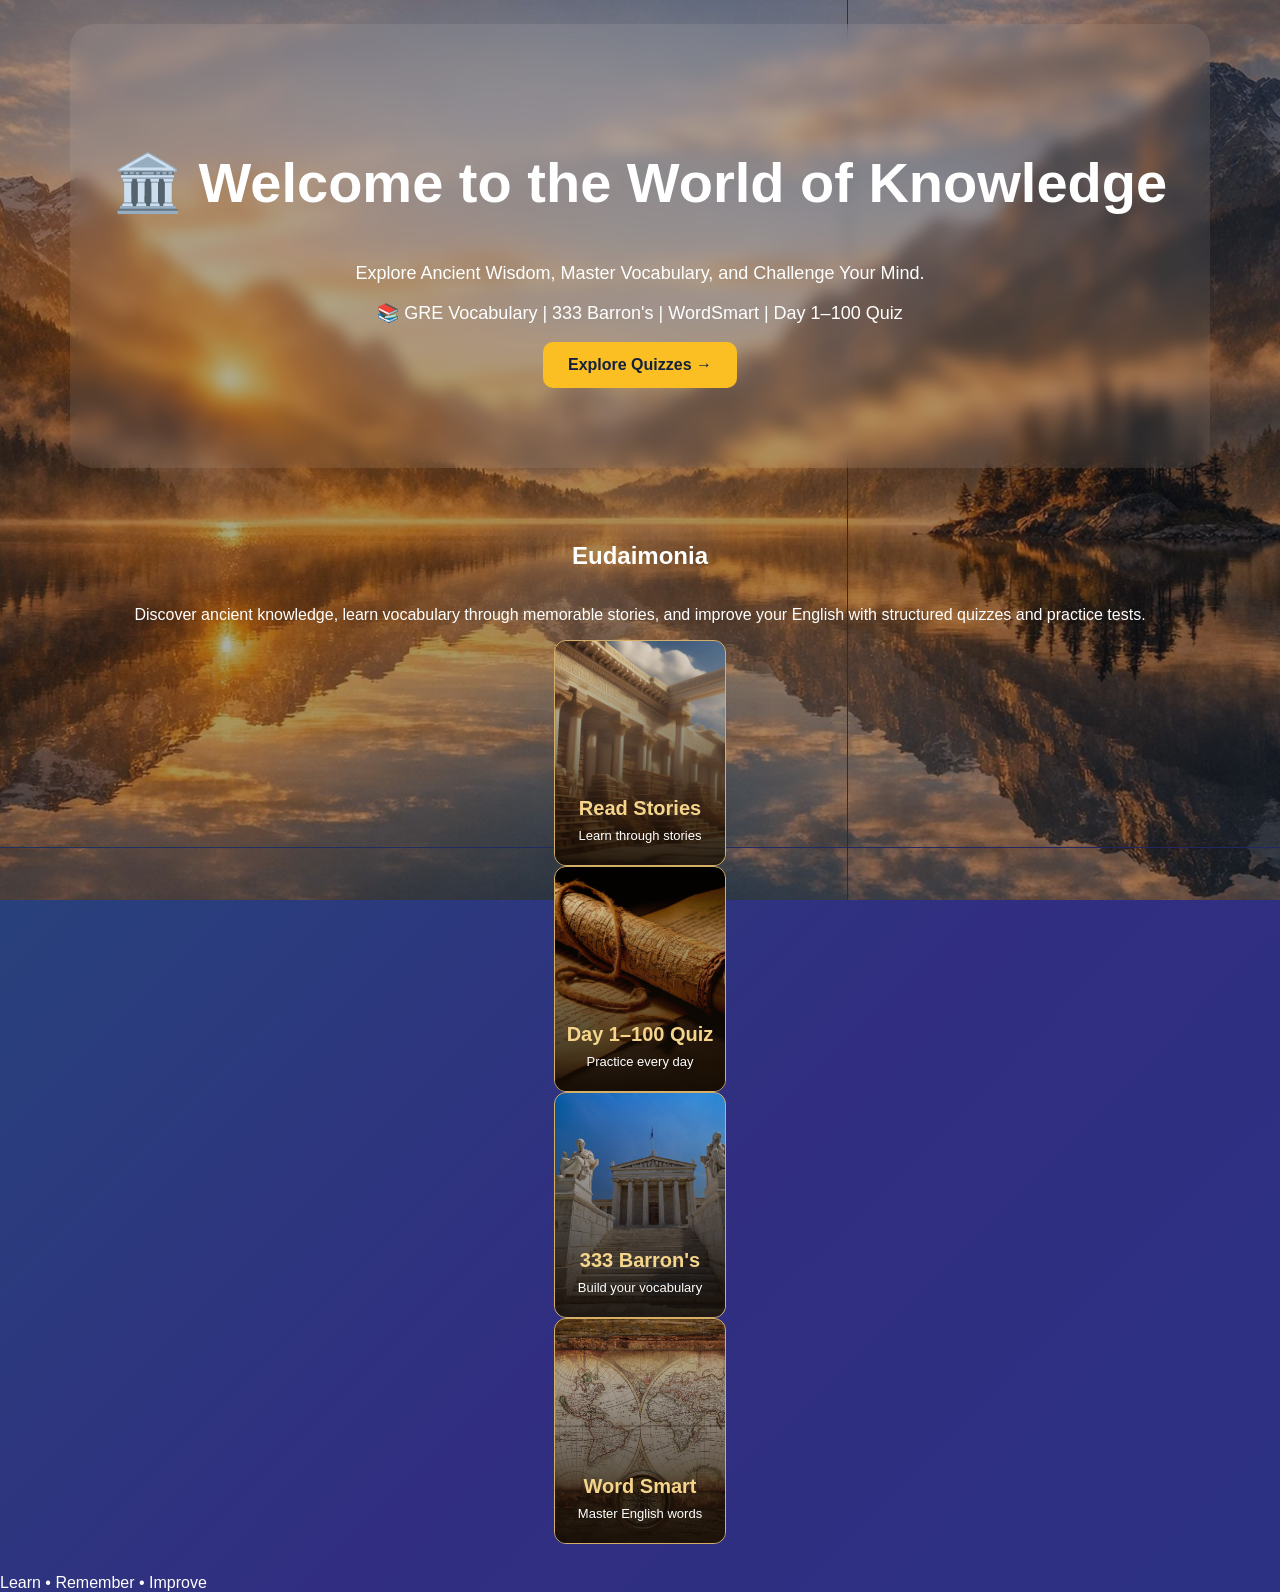
<file: index.html>
<!DOCTYPE html>
<html lang="en">
<head>
  <meta charset="UTF-8">
  <meta name="viewport" content="width=device-width, initial-scale=1.0">

  <title>Eudaimonia | Stories, Vocabulary & Quizzes</title>

  <meta name="description" content="Learn vocabulary through stories, 100 days of quizzes, 333 Barron's and Word Smart practice.">
  <link rel="stylesheet" href="css/style.css">

<style>
  body {
    margin: 0;
    background-color: #14213d;
  }

  body::before {
    transition: background-position 0.1s linear;
    content: "";
    position: fixed;
    top: 0;
    left: 0;
    width: 100%;
    height: 100%;
    background-image: url("images/eudaimonia-bg.jpg");
    background-size: cover;
   background-position: var(--parallax-position, center);
    background-repeat: no-repeat;
    z-index: -1;
  }

  body::after {
    content: "";
    position: fixed;
    inset: 0;
    background: rgba(10, 20, 40, 0.35);
    z-index: -1;
    pointer-events: none;
  }
  html {
  scroll-behavior: smooth;
}

body::before {
  background-attachment: scroll;
  will-change: background-position;
}

  
/* Animated Background */
body {
  margin: 0;
  background: linear-gradient(-45deg, #0f172a, #1e3a8a, #312e81, #0f766e);
  background-size: 400% 400%;
  animation: gradientMove 12s ease infinite;
  color: white;
}

@keyframes gradientMove {
  0% { background-position: 0% 50%; }
  50% { background-position: 100% 50%; }
  100% { background-position: 0% 50%; }
}

/* Hero Section */
.hero-effect {
  position: relative;
  overflow: hidden;
  padding: 80px 20px;
  text-align: center;
  background: rgba(255, 255, 255, 0.08);
  border-radius: 24px;
  margin: 24px auto;
  max-width: 1100px;
  backdrop-filter: blur(8px);
}

.hero-effect h1 {
  font-size: clamp(30px, 5vw, 56px);
  animation: fadeUp 1s ease both;
}

.hero-effect p {
  font-size: 18px;
  animation: fadeUp 1.4s ease both;
}

@keyframes fadeUp {
  from {
    opacity: 0;
    transform: translateY(30px);
  }
  to {
    opacity: 1;
    transform: translateY(0);
  }
}

/* Animated Cards */
.quiz-card, .card {
  transition: transform 0.3s ease, box-shadow 0.3s ease;
}

.quiz-card:hover, .card:hover {
  transform: translateY(-8px);
  box-shadow: 0 15px 35px rgba(0, 0, 0, 0.25);
}

/* Glowing Button */
button, .btn {
  transition: transform 0.25s ease, box-shadow 0.25s ease;
}

button:hover, .btn:hover {
  transform: translateY(-3px);
  box-shadow: 0 0 20px rgba(96, 165, 250, 0.55);
}

/* Respect reduced-motion settings */
@media (prefers-reduced-motion: reduce) {
  *, *::before, *::after {
    animation-duration: 0.01ms !important;
    transition-duration: 0.01ms !important;
  }
}
.eudaimonia-btn {
  position: relative;
  min-height: 180px;
  display: flex;
  flex-direction: column;
  justify-content: flex-end;
  align-items: center;
  gap: 8px;
  padding: 22px 12px;
  overflow: hidden;
  text-align: center;
  text-decoration: none;
  color: #fff;
  border: 1px solid #d4af67;
  border-radius: 12px;
  background-size: cover;
  background-position: center;
  background-repeat: no-repeat;
  transition: transform 0.3s ease, box-shadow 0.3s ease;
}

.eudaimonia-btn::before {
  content: "";
  position: absolute;
  inset: 0;
  background: linear-gradient(
    to top,
    rgba(20, 12, 5, 0.92),
    rgba(20, 12, 5, 0.08)
  );
}

.eudaimonia-btn span,
.eudaimonia-btn small {
  position: relative;
  z-index: 1;
}

.eudaimonia-btn span {
  font-size: 20px;
  font-weight: bold;
  color: #f5d58b;
}

.eudaimonia-btn small {
  font-size: 13px;
  color: #fff;
}

.eudaimonia-btn:hover {
  transform: translateY(-5px);
  box-shadow: 0 10px 25px rgba(0, 0, 0, 0.4);
}

/* images */
.stories-bg {
  background-image: url("images/ancient-library.jpg");
}

.days-bg {
  background-image: url("images/ancient-scrolls.jpg");
}

.barrons-bg {
  background-image: url("images/greek-philosophy.jpg");
}

.wordsmart-bg {
  background-image: url("images/ancient-map.jpg");
}

</style>



</head>

<body>

<section class="hero-effect">
  <h1>🏛️ Welcome to the World of Knowledge</h1>
  <p>Explore Ancient Wisdom, Master Vocabulary, and Challenge Your Mind.</p>
  <p>📚 GRE Vocabulary | 333 Barron's | WordSmart | Day 1–100 Quiz</p>
  <a href="#quiz-sections" class="btn"
     style="display:inline-block;padding:14px 25px;
     background:#fbbf24;color:#14213d;
     text-decoration:none;border-radius:10px;font-weight:bold;">
    Explore Quizzes →
  </a>
</section>
<section id="quiz-sections">
  <main class="home-container">

    <h1>Eudaimonia</h1>

    <p class="home-description">
      Discover ancient knowledge, learn vocabulary through
      memorable stories, and improve your English with
      structured quizzes and practice tests.
    </p>

<div class="eudaimonia-buttons">

  <a href="https://mainulsagor.github.io/Quiz/stories.html"
     class="eudaimonia-btn stories-bg">
    <span>Read Stories</span>
    <small>Learn through stories</small>
  </a>

  <a href="https://mainulsagor.github.io/Quiz/days.html"
     class="eudaimonia-btn days-bg">
    <span>Day 1–100 Quiz</span>
    <small>Practice every day</small>
  </a>

  <a href="https://mainulsagor.github.io/Quiz/barrons.html"
     class="eudaimonia-btn barrons-bg">
    <span>333 Barron's</span>
    <small>Build your vocabulary</small>
  </a>

  <a href="https://mainulsagor.github.io/Quiz/wordsmart.html"
     class="eudaimonia-btn wordsmart-bg">
    <span>Word Smart</span>
    <small>Master English words</small>
  </a>

</div>

</section>
    <footer class="home-footer">
      Learn • Remember • Improve
    </footer>

  </main>

  <script src="js/script.js" defer></script>


<script>
  const parallaxBg = document.body;

  window.addEventListener("scroll", function () {
    const offset = window.scrollY * 0.3;

    parallaxBg.style.setProperty(
      "--parallax-position",
      `center calc(50% + ${offset}px)`
    );

    document.body.style.setProperty(
      "--parallax-position",
      `center calc(50% + ${offset}px)`
    );

    document.querySelector("body").style.backgroundPosition =
      `center ${offset}px`;
  }, { passive: true });
</script>
<script>
  window.addEventListener("scroll", function () {
    const offset = window.scrollY * 0.3;

    document.body.style.setProperty(
      "--parallax-position",
      `center calc(50% + ${offset}px)`
    );
  }, { passive: true });
</script>

</body>
</html>
</file>
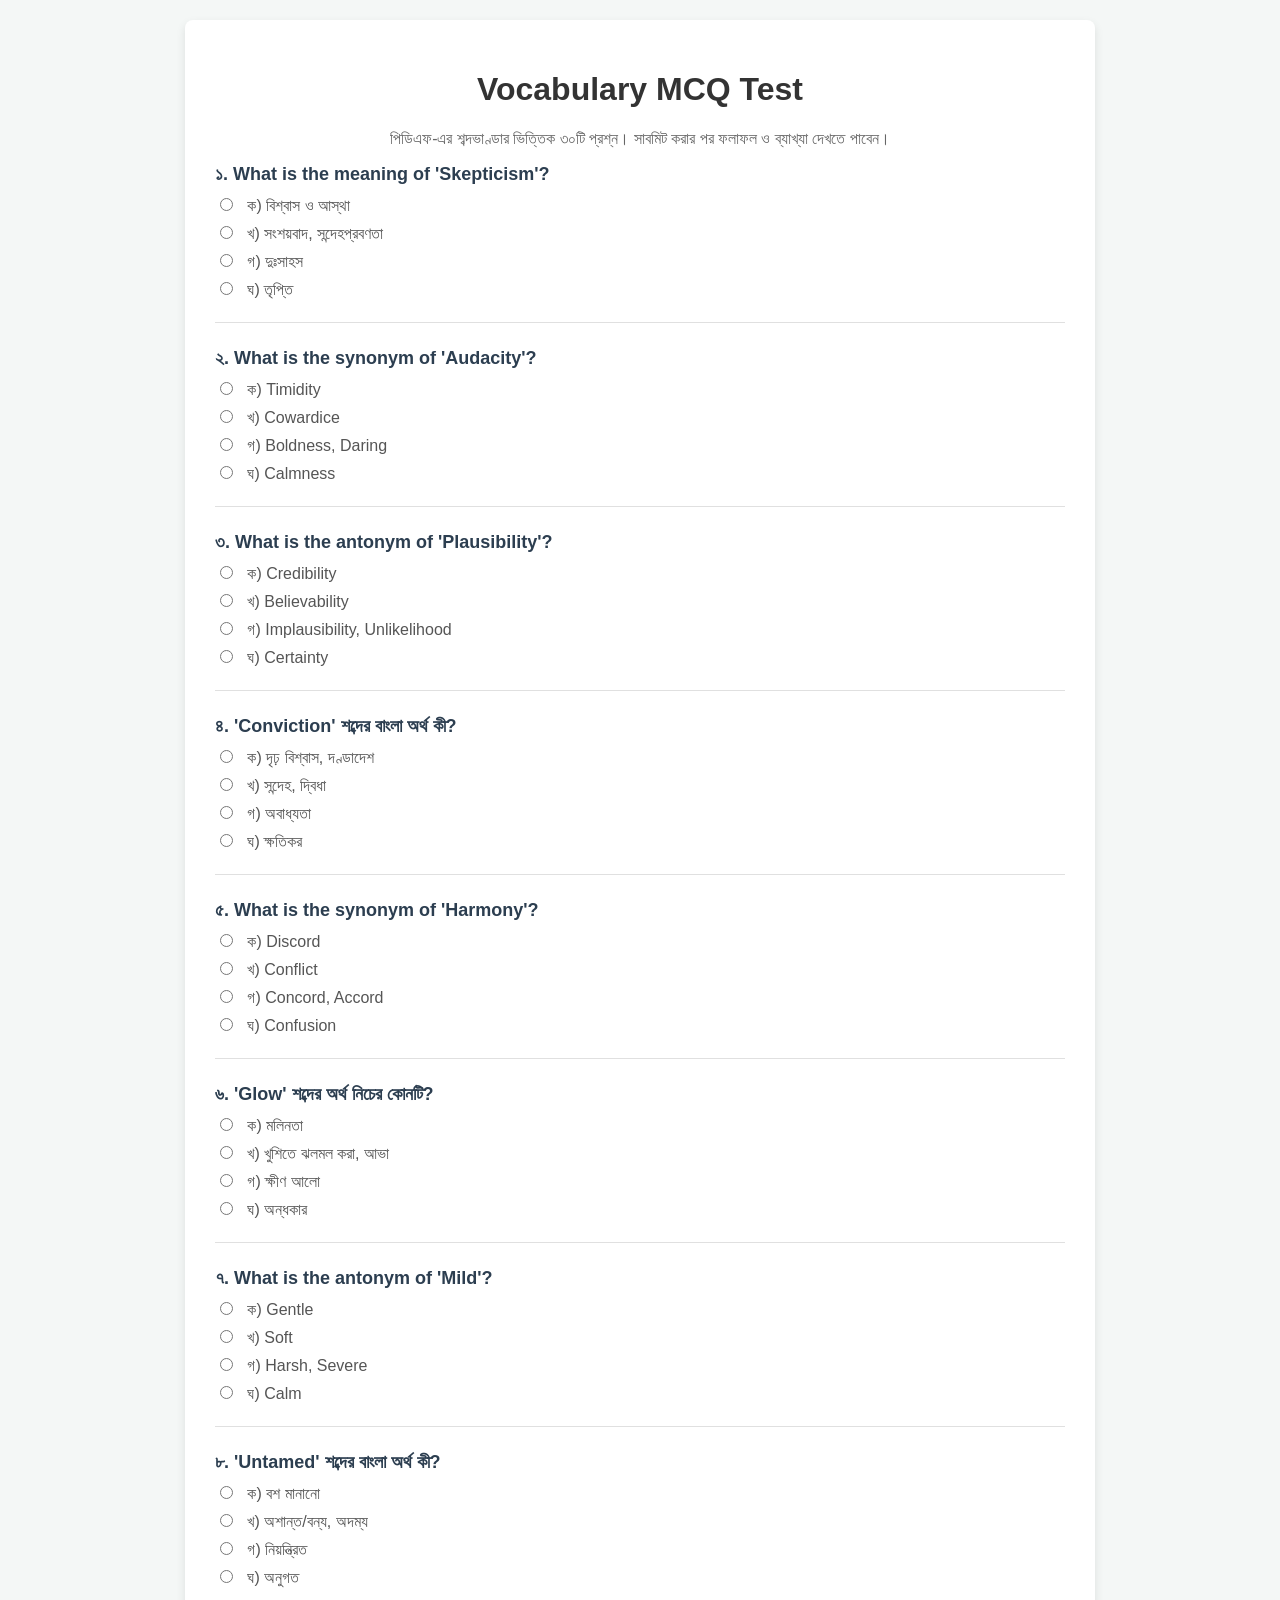
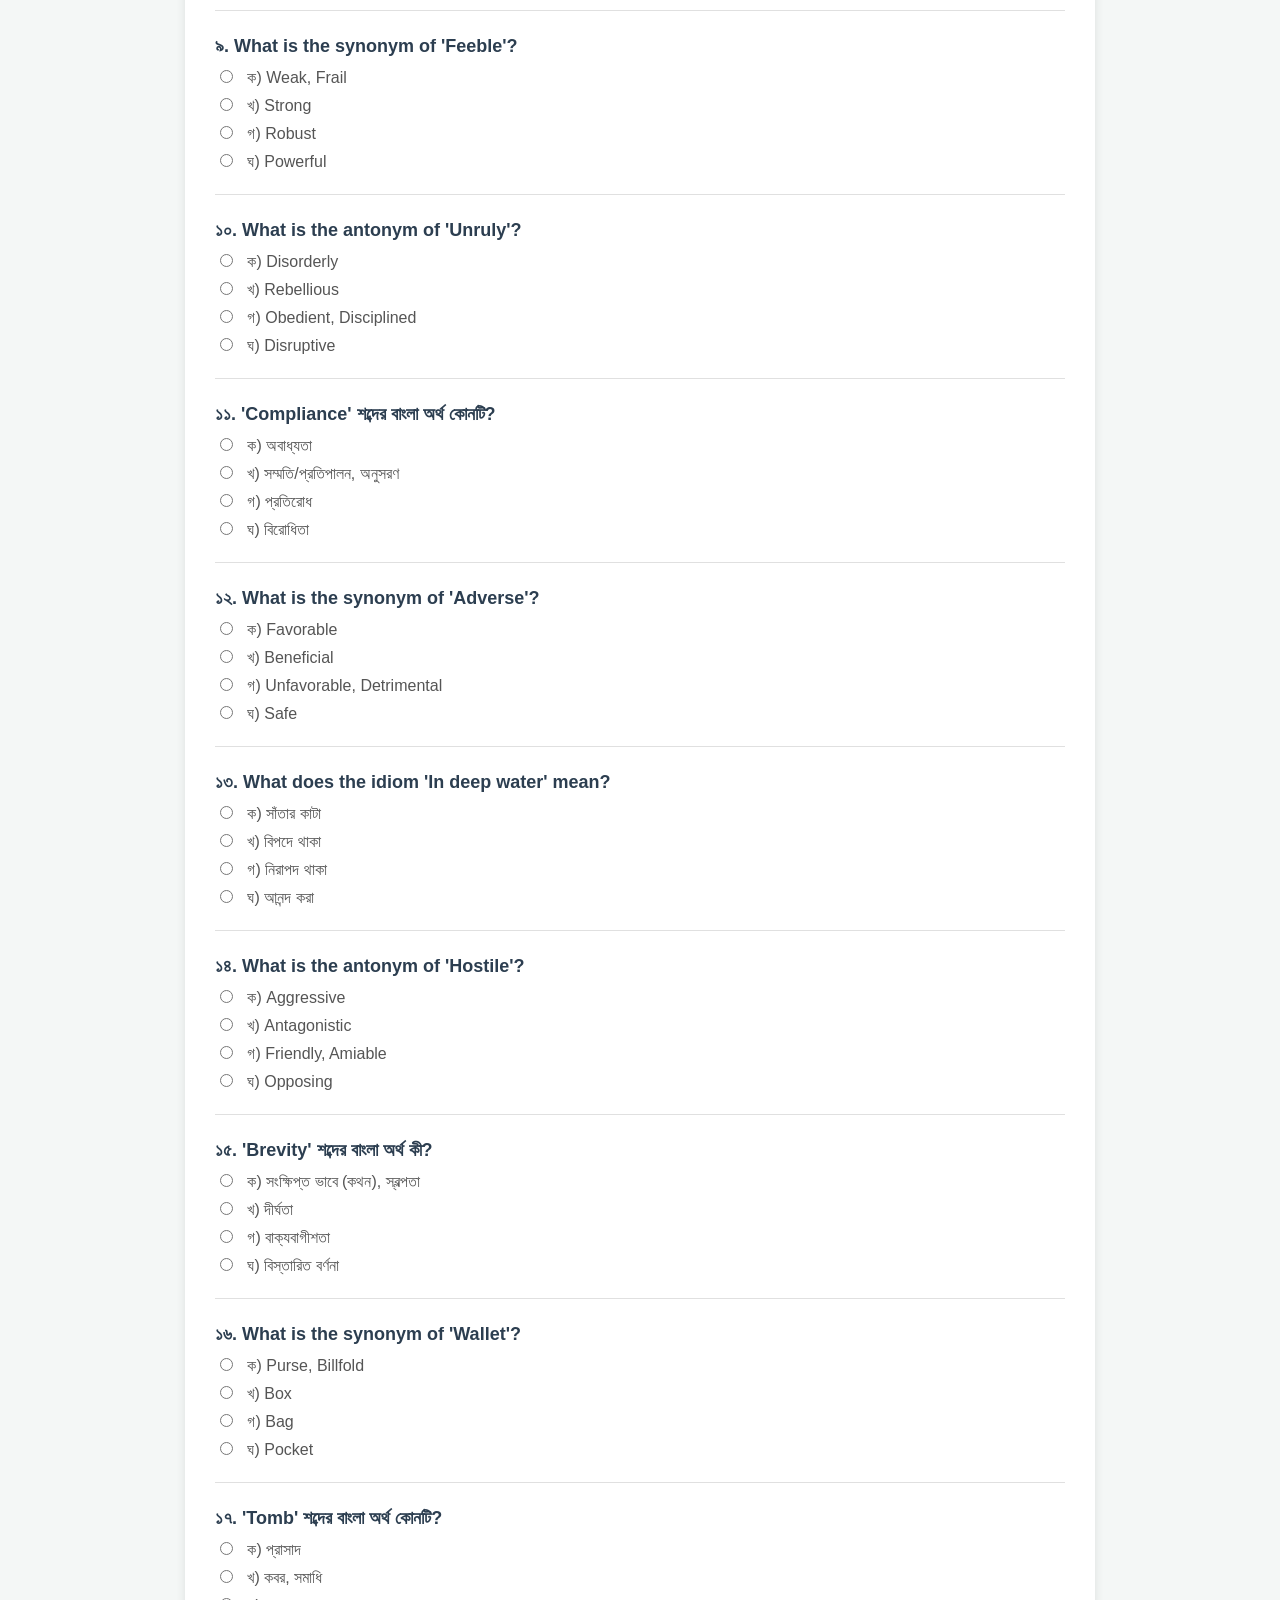
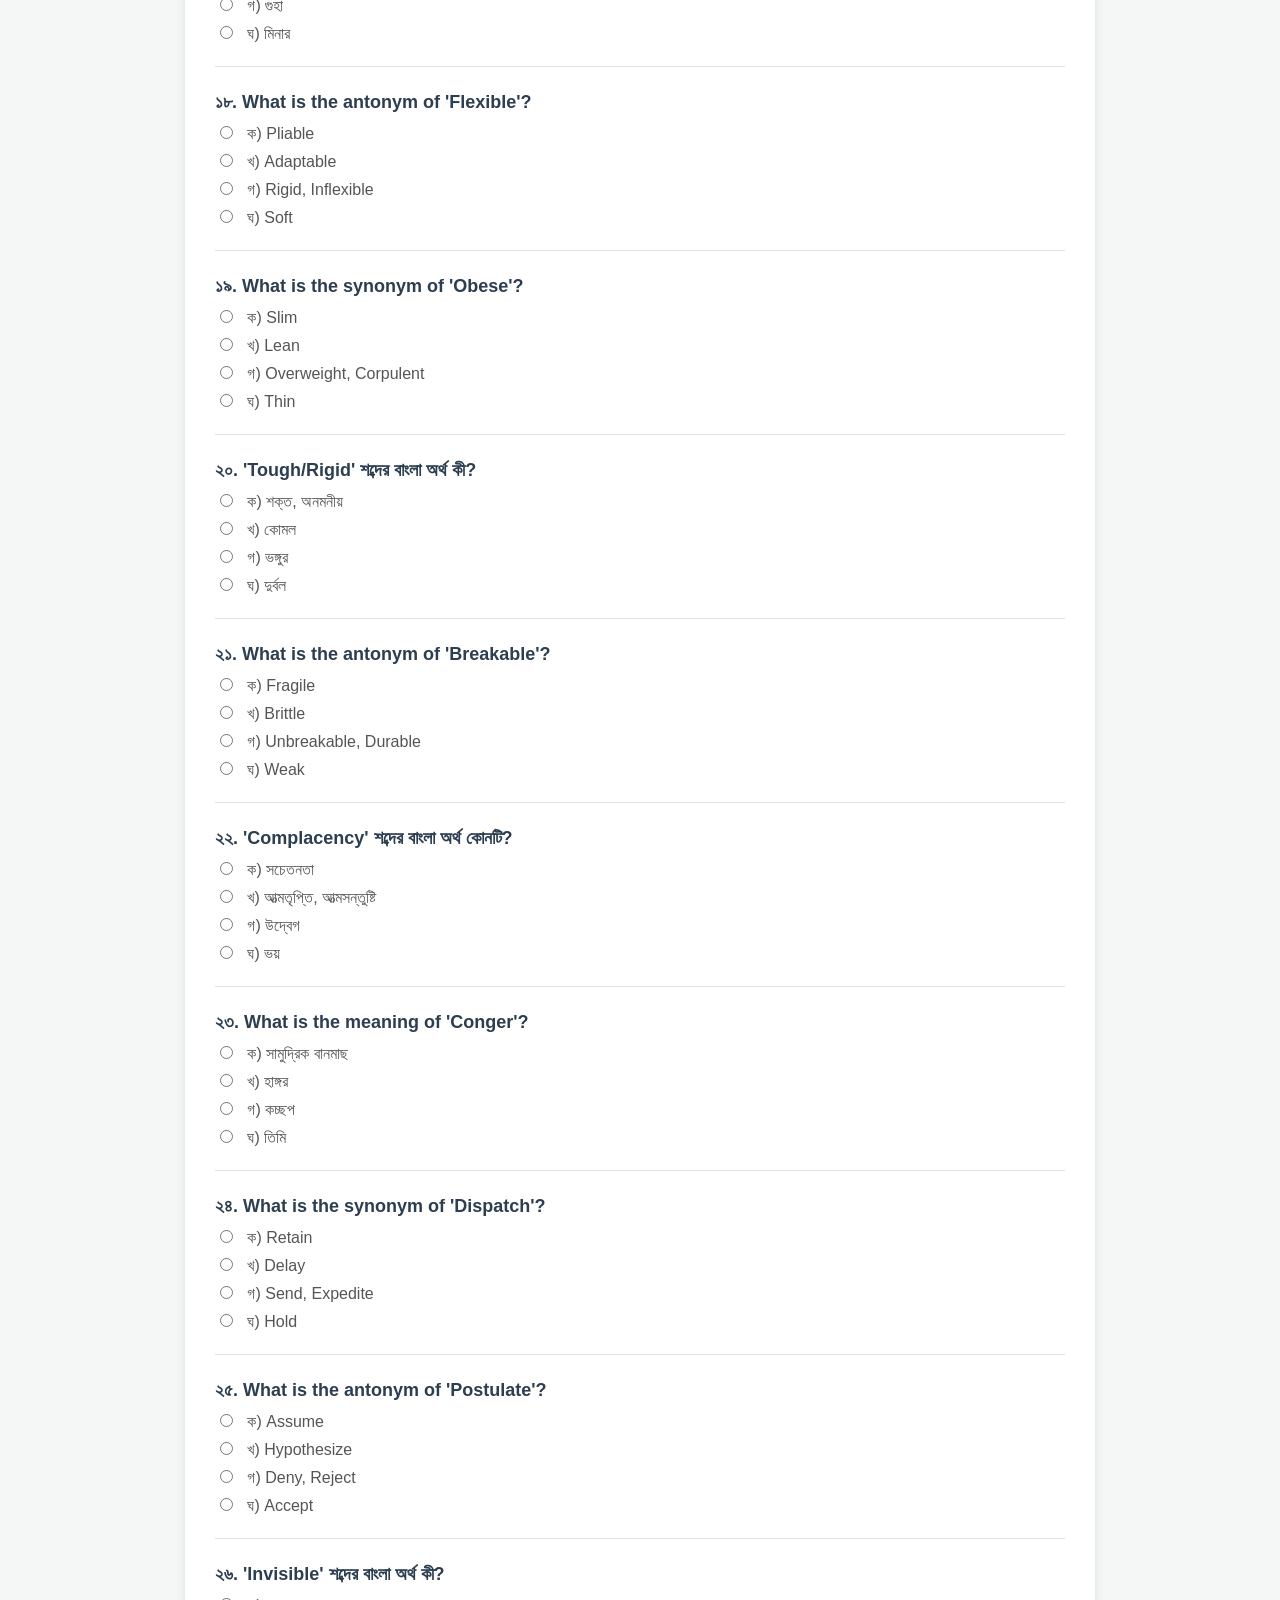
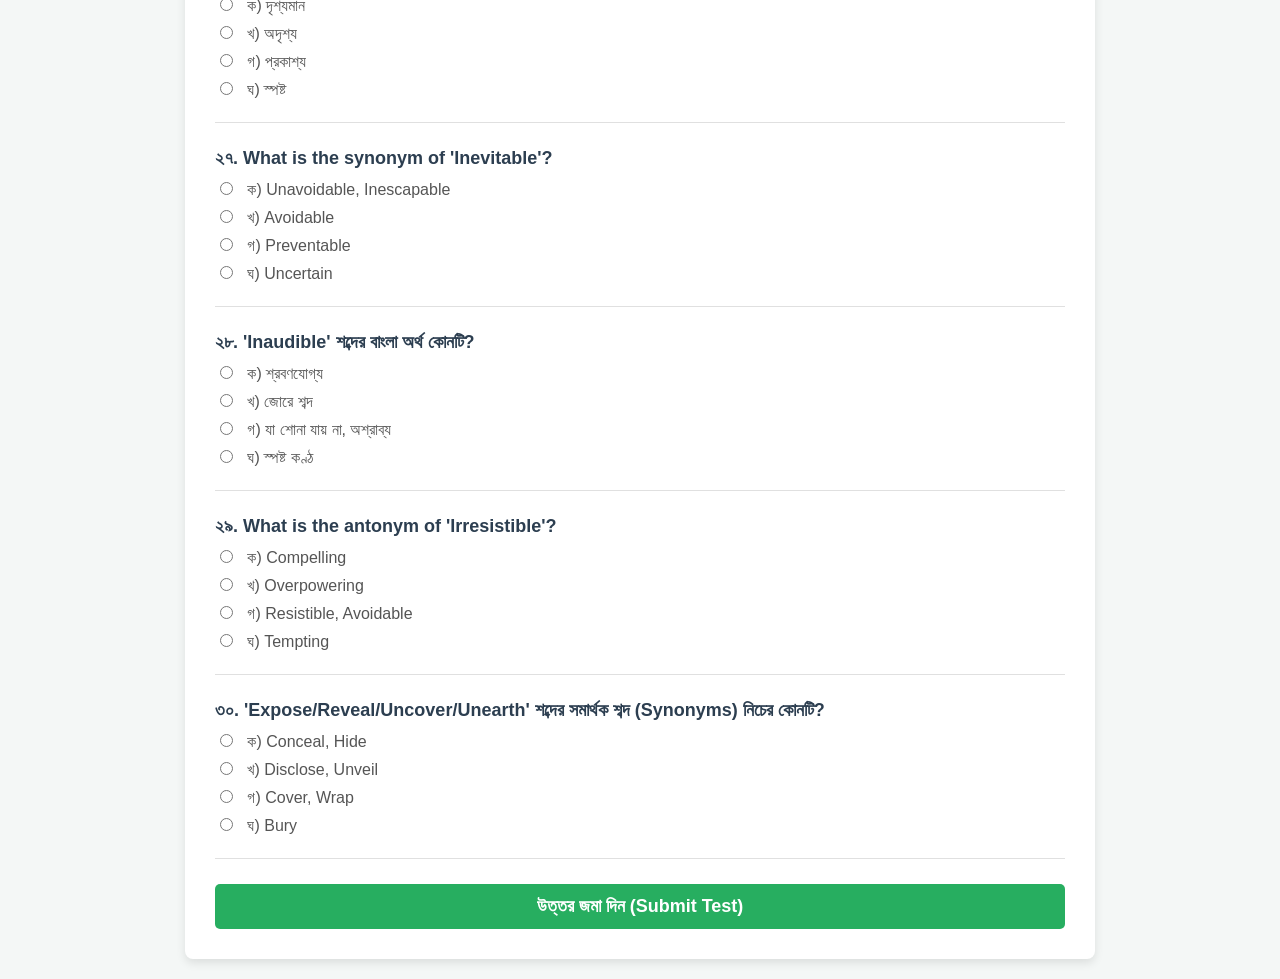
<file: 43 PDF.htm>
<!DOCTYPE html>
<html lang="bn">
<head>
    <meta charset="UTF-8">
    <meta name="viewport" content="width=device-width, initial-scale=1.0">
    <title>Vocabulary MCQ Test & Result System (Day-43)</title>
    <style>
        body {
            font-family: 'SolaimanLipi', Arial, sans-serif;
            background-color: #f4f7f6;
            margin: 0;
            padding: 20px;
        }
        .container {
            max-width: 850px;
            background: #ffffff;
            margin: 0 auto;
            padding: 30px;
            border-radius: 8px;
            box-shadow: 0 4px 10px rgba(0,0,0,0.1);
        }
        h1, h2 {
            text-align: center;
            color: #333;
        }
        .question-box {
            margin-bottom: 25px;
            padding-bottom: 15px;
            border-bottom: 1px solid #e0e0e0;
        }
        .question-title {
            font-size: 18px;
            font-weight: bold;
            color: #2c3e50;
            margin-bottom: 10px;
        }
        .options label {
            display: block;
            margin: 8px 0;
            font-size: 16px;
            cursor: pointer;
            color: #555;
        }
        .options input {
            margin-right: 10px;
        }
        .submit-btn {
            display: block;
            width: 100%;
            background-color: #27ae60;
            color: white;
            padding: 12px;
            font-size: 18px;
            font-weight: bold;
            border: none;
            border-radius: 5px;
            cursor: pointer;
            text-align: center;
            margin-top: 20px;
        }
        .submit-btn:hover {
            background-color: #219653;
        }
        /* Result and Explanation Styling */
        #result-section {
            display: none;
            margin-top: 30px;
            padding: 20px;
            background: #e8f8f5;
            border: 2px solid #27ae60;
            border-radius: 8px;
        }
        .score-card {
            font-size: 20px;
            font-weight: bold;
            text-align: center;
            color: #2c3e50;
            margin-bottom: 20px;
        }
        .explanation {
            font-size: 14px;
            color: #e74c3c;
            margin-top: 5px;
            display: none;
            background: #fadbd8;
            padding: 8px;
            border-radius: 4px;
        }
        .correct-ans {
            color: #27ae60;
            font-weight: bold;
        }
        .wrong-ans {
            color: #c0392b;
            font-weight: bold;
        }
        .examiner-box {
            margin-top: 40px;
            padding: 15px;
            background: #fcf3cf;
            border: 1px dashed #f39c12;
            border-radius: 5px;
        }
    </style>
</head>
<body>

<div class="container">
    <h1>Vocabulary MCQ Test</h1>
    <p style="text-align: center; color: #666;">পিডিএফ-এর শব্দভাণ্ডার ভিত্তিক ৩০টি প্রশ্ন। সাবমিট করার পর ফলাফল ও ব্যাখ্যা দেখতে পাবেন।</p>
    
    <form id="quizForm">

        <!-- Question 1 -->
        <div class="question-box" data-correct="B">
            <div class="question-title">১. What is the meaning of 'Skepticism'?</div>
            <div class="options">
                <label><input type="radio" name="q1" value="A"> ক) বিশ্বাস ও আস্থা</label>
                <label><input type="radio" name="q1" value="B"> খ) সংশয়বাদ, সন্দেহপ্রবণতা</label>
                <label><input type="radio" name="q1" value="C"> গ) দুঃসাহস</label>
                <label><input type="radio" name="q1" value="D"> ঘ) তৃপ্তি</label>
            </div>
            <div class="explanation">সঠিক উত্তর: খ) সংশয়বাদ, সন্দেহপ্রবণতা। (পিডিএফ অনুযায়ী Skepticism অর্থ সংশয়বাদ বা সন্দেহপ্রবণতা)।</div>
        </div>

        <!-- Question 2 -->
        <div class="question-box" data-correct="C">
            <div class="question-title">২. What is the synonym of 'Audacity'?</div>
            <div class="options">
                <label><input type="radio" name="q2" value="A"> ক) Timidity</label>
                <label><input type="radio" name="q2" value="B"> খ) Cowardice</label>
                <label><input type="radio" name="q2" value="C"> গ) Boldness, Daring</label>
                <label><input type="radio" name="q2" value="D"> ঘ) Calmness</label>
            </div>
            <div class="explanation">সঠিক উত্তর: গ) Boldness, Daring। (Audacity এর সমার্থক শব্দ Boldness, Daring)।</div>
        </div>

        <!-- Question 3 -->
        <div class="question-box" data-correct="C">
            <div class="question-title">৩. What is the antonym of 'Plausibility'?</div>
            <div class="options">
                <label><input type="radio" name="q3" value="A"> ক) Credibility</label>
                <label><input type="radio" name="q3" value="B"> খ) Believability</label>
                <label><input type="radio" name="q3" value="C"> গ) Implausibility, Unlikelihood</label>
                <label><input type="radio" name="q3" value="D"> ঘ) Certainty</label>
            </div>
            <div class="explanation">সঠিক উত্তর: গ) Implausibility, Unlikelihood।</div>
        </div>

        <!-- Question 4 -->
        <div class="question-box" data-correct="A">
            <div class="question-title">৪. 'Conviction' শব্দের বাংলা অর্থ কী?</div>
            <div class="options">
                <label><input type="radio" name="q4" value="A"> ক) দৃঢ় বিশ্বাস, দণ্ডাদেশ</label>
                <label><input type="radio" name="q4" value="B"> খ) সন্দেহ, দ্বিধা</label>
                <label><input type="radio" name="q4" value="C"> গ) অবাধ্যতা</label>
                <label><input type="radio" name="q4" value="D"> ঘ) ক্ষতিকর</label>
            </div>
            <div class="explanation">সঠিক উত্তর: ক) দৃঢ় বিশ্বাস, দণ্ডাদেশ।</div>
        </div>

        <!-- Question 5 -->
        <div class="question-box" data-correct="C">
            <div class="question-title">৫. What is the synonym of 'Harmony'?</div>
            <div class="options">
                <label><input type="radio" name="q5" value="A"> ক) Discord</label>
                <label><input type="radio" name="q5" value="B"> খ) Conflict</label>
                <label><input type="radio" name="q5" value="C"> গ) Concord, Accord</label>
                <label><input type="radio" name="q5" value="D"> ঘ) Confusion</label>
            </div>
            <div class="explanation">সঠিক উত্তর: গ) Concord, Accord।</div>
        </div>

        <!-- Question 6 -->
        <div class="question-box" data-correct="B">
            <div class="question-title">৬. 'Glow' শব্দের অর্থ নিচের কোনটি?</div>
            <div class="options">
                <label><input type="radio" name="q6" value="A"> ক) মলিনতা</label>
                <label><input type="radio" name="q6" value="B"> খ) খুশিতে ঝলমল করা, আভা</label>
                <label><input type="radio" name="q6" value="C"> গ) ক্ষীণ আলো</label>
                <label><input type="radio" name="q6" value="D"> ঘ) অন্ধকার</label>
            </div>
            <div class="explanation">সঠিক উত্তর: খ) খুশিতে ঝলমল করা, আভা।</div>
        </div>

        <!-- Question 7 -->
        <div class="question-box" data-correct="C">
            <div class="question-title">৭. What is the antonym of 'Mild'?</div>
            <div class="options">
                <label><input type="radio" name="q7" value="A"> ক) Gentle</label>
                <label><input type="radio" name="q7" value="B"> খ) Soft</label>
                <label><input type="radio" name="q7" value="C"> গ) Harsh, Severe</label>
                <label><input type="radio" name="q7" value="D"> ঘ) Calm</label>
            </div>
            <div class="explanation">সঠিক উত্তর: গ) Harsh, Severe।</div>
        </div>

        <!-- Question 8 -->
        <div class="question-box" data-correct="B">
            <div class="question-title">৮. 'Untamed' শব্দের বাংলা অর্থ কী?</div>
            <div class="options">
                <label><input type="radio" name="q8" value="A"> ক) বশ মানানো</label>
                <label><input type="radio" name="q8" value="B"> খ) অশান্ত/বন্য, অদম্য</label>
                <label><input type="radio" name="q8" value="C"> গ) নিয়ন্ত্রিত</label>
                <label><input type="radio" name="q8" value="D"> ঘ) অনুগত</label>
            </div>
            <div class="explanation">সঠিক উত্তর: খ) অশান্ত/বন্য, অদম্য।</div>
        </div>

        <!-- Question 9 -->
        <div class="question-box" data-correct="A">
            <div class="question-title">৯. What is the synonym of 'Feeble'?</div>
            <div class="options">
                <label><input type="radio" name="q9" value="A"> ক) Weak, Frail</label>
                <label><input type="radio" name="q9" value="B"> খ) Strong</label>
                <label><input type="radio" name="q9" value="C"> গ) Robust</label>
                <label><input type="radio" name="q9" value="D"> ঘ) Powerful</label>
            </div>
            <div class="explanation">সঠিক উত্তর: ক) Weak, Frail।</div>
        </div>

        <!-- Question 10 -->
        <div class="question-box" data-correct="C">
            <div class="question-title">১০. What is the antonym of 'Unruly'?</div>
            <div class="options">
                <label><input type="radio" name="q10" value="A"> ক) Disorderly</label>
                <label><input type="radio" name="q10" value="B"> খ) Rebellious</label>
                <label><input type="radio" name="q10" value="C"> গ) Obedient, Disciplined</label>
                <label><input type="radio" name="q10" value="D"> ঘ) Disruptive</label>
            </div>
            <div class="explanation">সঠিক উত্তর: গ) Obedient, Disciplined।</div>
        </div>

        <!-- Question 11 -->
        <div class="question-box" data-correct="B">
            <div class="question-title">১১. 'Compliance' শব্দের বাংলা অর্থ কোনটি?</div>
            <div class="options">
                <label><input type="radio" name="q11" value="A"> ক) অবাধ্যতা</label>
                <label><input type="radio" name="q11" value="B"> খ) সম্মতি/প্রতিপালন, অনুসরণ</label>
                <label><input type="radio" name="q11" value="C"> গ) প্রতিরোধ</label>
                <label><input type="radio" name="q11" value="D"> ঘ) বিরোধিতা</label>
            </div>
            <div class="explanation">সঠিক উত্তর: খ) সম্মতি/প্রতিপালন, অনুসরণ।</div>
        </div>

        <!-- Question 12 -->
        <div class="question-box" data-correct="C">
            <div class="question-title">১২. What is the synonym of 'Adverse'?</div>
            <div class="options">
                <label><input type="radio" name="q12" value="A"> ক) Favorable</label>
                <label><input type="radio" name="q12" value="B"> খ) Beneficial</label>
                <label><input type="radio" name="q12" value="C"> গ) Unfavorable, Detrimental</label>
                <label><input type="radio" name="q12" value="D"> ঘ) Safe</label>
            </div>
            <div class="explanation">সঠিক উত্তর: গ) Unfavorable, Detrimental।</div>
        </div>

        <!-- Question 13 -->
        <div class="question-box" data-correct="B">
            <div class="question-title">১৩. What does the idiom 'In deep water' mean?</div>
            <div class="options">
                <label><input type="radio" name="q13" value="A"> ক) সাঁতার কাটা</label>
                <label><input type="radio" name="q13" value="B"> খ) বিপদে থাকা</label>
                <label><input type="radio" name="q13" value="C"> গ) নিরাপদ থাকা</label>
                <label><input type="radio" name="q13" value="D"> ঘ) আনন্দ করা</label>
            </div>
            <div class="explanation">সঠিক উত্তর: খ) বিপদে থাকা।</div>
        </div>

        <!-- Question 14 -->
        <div class="question-box" data-correct="C">
            <div class="question-title">১৪. What is the antonym of 'Hostile'?</div>
            <div class="options">
                <label><input type="radio" name="q14" value="A"> ক) Aggressive</label>
                <label><input type="radio" name="q14" value="B"> খ) Antagonistic</label>
                <label><input type="radio" name="q14" value="C"> গ) Friendly, Amiable</label>
                <label><input type="radio" name="q14" value="D"> ঘ) Opposing</label>
            </div>
            <div class="explanation">সঠিক উত্তর: গ) Friendly, Amiable।</div>
        </div>

        <!-- Question 15 -->
        <div class="question-box" data-correct="A">
            <div class="question-title">১৫. 'Brevity' শব্দের বাংলা অর্থ কী?</div>
            <div class="options">
                <label><input type="radio" name="q15" value="A"> ক) সংক্ষিপ্ত ভাবে (কথন), স্বল্পতা</label>
                <label><input type="radio" name="q15" value="B"> খ) দীর্ঘতা</label>
                <label><input type="radio" name="q15" value="C"> গ) বাক্যবাগীশতা</label>
                <label><input type="radio" name="q15" value="D"> ঘ) বিস্তারিত বর্ণনা</label>
            </div>
            <div class="explanation">সঠিক উত্তর: ক) সংক্ষিপ্ত ভাবে (কথন), স্বল্পতা।</div>
        </div>

        <!-- Question 16 -->
        <div class="question-box" data-correct="A">
            <div class="question-title">১৬. What is the synonym of 'Wallet'?</div>
            <div class="options">
                <label><input type="radio" name="q16" value="A"> ক) Purse, Billfold</label>
                <label><input type="radio" name="q16" value="B"> খ) Box</label>
                <label><input type="radio" name="q16" value="C"> গ) Bag</label>
                <label><input type="radio" name="q16" value="D"> ঘ) Pocket</label>
            </div>
            <div class="explanation">সঠিক উত্তর: ক) Purse, Billfold।</div>
        </div>

        <!-- Question 17 -->
        <div class="question-box" data-correct="B">
            <div class="question-title">১৭. 'Tomb' শব্দের বাংলা অর্থ কোনটি?</div>
            <div class="options">
                <label><input type="radio" name="q17" value="A"> ক) প্রাসাদ</label>
                <label><input type="radio" name="q17" value="B"> খ) কবর, সমাধি</label>
                <label><input type="radio" name="q17" value="C"> গ) গুহা</label>
                <label><input type="radio" name="q17" value="D"> ঘ) মিনার</label>
            </div>
            <div class="explanation">সঠিক উত্তর: খ) কবর, সমাধি।</div>
        </div>

        <!-- Question 18 -->
        <div class="question-box" data-correct="C">
            <div class="question-title">১৮. What is the antonym of 'Flexible'?</div>
            <div class="options">
                <label><input type="radio" name="q18" value="A"> ক) Pliable</label>
                <label><input type="radio" name="q18" value="B"> খ) Adaptable</label>
                <label><input type="radio" name="q18" value="C"> গ) Rigid, Inflexible</label>
                <label><input type="radio" name="q18" value="D"> ঘ) Soft</label>
            </div>
            <div class="explanation">সঠিক উত্তর: গ) Rigid, Inflexible।</div>
        </div>

        <!-- Question 19 -->
        <div class="question-box" data-correct="C">
            <div class="question-title">১৯. What is the synonym of 'Obese'?</div>
            <div class="options">
                <label><input type="radio" name="q19" value="A"> ক) Slim</label>
                <label><input type="radio" name="q19" value="B"> খ) Lean</label>
                <label><input type="radio" name="q19" value="C"> গ) Overweight, Corpulent</label>
                <label><input type="radio" name="q19" value="D"> ঘ) Thin</label>
            </div>
            <div class="explanation">সঠিক উত্তর: গ) Overweight, Corpulent।</div>
        </div>

        <!-- Question 20 -->
        <div class="question-box" data-correct="A">
            <div class="question-title">২০. 'Tough/Rigid' শব্দের বাংলা অর্থ কী?</div>
            <div class="options">
                <label><input type="radio" name="q20" value="A"> ক) শক্ত, অনমনীয়</label>
                <label><input type="radio" name="q20" value="B"> খ) কোমল</label>
                <label><input type="radio" name="q20" value="C"> গ) ভঙ্গুর</label>
                <label><input type="radio" name="q20" value="D"> ঘ) দুর্বল</label>
            </div>
            <div class="explanation">সঠিক উত্তর: ক) শক্ত, অনমনীয়।</div>
        </div>

        <!-- Question 21 -->
        <div class="question-box" data-correct="C">
            <div class="question-title">২১. What is the antonym of 'Breakable'?</div>
            <div class="options">
                <label><input type="radio" name="q21" value="A"> ক) Fragile</label>
                <label><input type="radio" name="q21" value="B"> খ) Brittle</label>
                <label><input type="radio" name="q21" value="C"> গ) Unbreakable, Durable</label>
                <label><input type="radio" name="q21" value="D"> ঘ) Weak</label>
            </div>
            <div class="explanation">সঠিক উত্তর: গ) Unbreakable, Durable।</div>
        </div>

        <!-- Question 22 -->
        <div class="question-box" data-correct="B">
            <div class="question-title">২২. 'Complacency' শব্দের বাংলা অর্থ কোনটি?</div>
            <div class="options">
                <label><input type="radio" name="q22" value="A"> ক) সচেতনতা</label>
                <label><input type="radio" name="q22" value="B"> খ) আত্মতৃপ্তি, আত্মসন্তুষ্টি</label>
                <label><input type="radio" name="q22" value="C"> গ) উদ্বেগ</label>
                <label><input type="radio" name="q22" value="D"> ঘ) ভয়</label>
            </div>
            <div class="explanation">সঠিক উত্তর: খ) আত্মতৃপ্তি, আত্মসন্তুষ্টি।</div>
        </div>

        <!-- Question 23 -->
        <div class="question-box" data-correct="A">
            <div class="question-title">২৩. What is the meaning of 'Conger'?</div>
            <div class="options">
                <label><input type="radio" name="q23" value="A"> ক) সামুদ্রিক বানমাছ</label>
                <label><input type="radio" name="q23" value="B"> খ) হাঙ্গর</label>
                <label><input type="radio" name="q23" value="C"> গ) কচ্ছপ</label>
                <label><input type="radio" name="q23" value="D"> ঘ) তিমি</label>
            </div>
            <div class="explanation">সঠিক উত্তর: ক) সামুদ্রিক বানমাছ।</div>
        </div>

        <!-- Question 24 -->
        <div class="question-box" data-correct="C">
            <div class="question-title">২৪. What is the synonym of 'Dispatch'?</div>
            <div class="options">
                <label><input type="radio" name="q24" value="A"> ক) Retain</label>
                <label><input type="radio" name="q24" value="B"> খ) Delay</label>
                <label><input type="radio" name="q24" value="C"> গ) Send, Expedite</label>
                <label><input type="radio" name="q24" value="D"> ঘ) Hold</label>
            </div>
            <div class="explanation">সঠিক উত্তর: গ) Send, Expedite।</div>
        </div>

        <!-- Question 25 -->
        <div class="question-box" data-correct="C">
            <div class="question-title">২৫. What is the antonym of 'Postulate'?</div>
            <div class="options">
                <label><input type="radio" name="q25" value="A"> ক) Assume</label>
                <label><input type="radio" name="q25" value="B"> খ) Hypothesize</label>
                <label><input type="radio" name="q25" value="C"> গ) Deny, Reject</label>
                <label><input type="radio" name="q25" value="D"> ঘ) Accept</label>
            </div>
            <div class="explanation">সঠিক উত্তর: গ) Deny, Reject।</div>
        </div>

        <!-- Question 26 -->
        <div class="question-box" data-correct="B">
            <div class="question-title">২৬. 'Invisible' শব্দের বাংলা অর্থ কী?</div>
            <div class="options">
                <label><input type="radio" name="q26" value="A"> ক) দৃশ্যমান</label>
                <label><input type="radio" name="q26" value="B"> খ) অদৃশ্য</label>
                <label><input type="radio" name="q26" value="C"> গ) প্রকাশ্য</label>
                <label><input type="radio" name="q26" value="D"> ঘ) স্পষ্ট</label>
            </div>
            <div class="explanation">সঠিক উত্তর: খ) অদৃশ্য।</div>
        </div>

        <!-- Question 27 -->
        <div class="question-box" data-correct="A">
            <div class="question-title">২৭. What is the synonym of 'Inevitable'?</div>
            <div class="options">
                <label><input type="radio" name="q27" value="A"> ক) Unavoidable, Inescapable</label>
                <label><input type="radio" name="q27" value="B"> খ) Avoidable</label>
                <label><input type="radio" name="q27" value="C"> গ) Preventable</label>
                <label><input type="radio" name="q27" value="D"> ঘ) Uncertain</label>
            </div>
            <div class="explanation">সঠিক উত্তর: ক) Unavoidable, Inescapable।</div>
        </div>

        <!-- Question 28 -->
        <div class="question-box" data-correct="C">
            <div class="question-title">২৮. 'Inaudible' শব্দের বাংলা অর্থ কোনটি?</div>
            <div class="options">
                <label><input type="radio" name="q28" value="A"> ক) শ্রবণযোগ্য</label>
                <label><input type="radio" name="q28" value="B"> খ) জোরে শব্দ</label>
                <label><input type="radio" name="q28" value="C"> গ) যা শোনা যায় না, অশ্রাব্য</label>
                <label><input type="radio" name="q28" value="D"> ঘ) স্পষ্ট কণ্ঠ</label>
            </div>
            <div class="explanation">সঠিক উত্তর: গ) যা শোনা যায় না, অশ্রাব্য।</div>
        </div>

        <!-- Question 29 -->
        <div class="question-box" data-correct="C">
            <div class="question-title">২৯. What is the antonym of 'Irresistible'?</div>
            <div class="options">
                <label><input type="radio" name="q29" value="A"> ক) Compelling</label>
                <label><input type="radio" name="q29" value="B"> খ) Overpowering</label>
                <label><input type="radio" name="q29" value="C"> গ) Resistible, Avoidable</label>
                <label><input type="radio" name="q29" value="D"> ঘ) Tempting</label>
            </div>
            <div class="explanation">সঠিক উত্তর: গ) Resistible, Avoidable।</div>
        </div>

        <!-- Question 30 -->
        <div class="question-box" data-correct="B">
            <div class="question-title">৩০. 'Expose/Reveal/Uncover/Unearth' শব্দের সমার্থক শব্দ (Synonyms) নিচের কোনটি?</div>
            <div class="options">
                <label><input type="radio" name="q30" value="A"> ক) Conceal, Hide</label>
                <label><input type="radio" name="q30" value="B"> খ) Disclose, Unveil</label>
                <label><input type="radio" name="q30" value="C"> গ) Cover, Wrap</label>
                <label><input type="radio" name="q30" value="D"> ঘ) Bury</label>
            </div>
            <div class="explanation">সঠিক উত্তর: খ) Disclose, Unveil।</div>
        </div>

        <button type="button" class="submit-btn" onclick="submitQuiz()">উত্তর জমা দিন (Submit Test)</button>
    </form>

    <!-- Result Section for Examinee and Examiner -->
    <div id="result-section">
        <h2>পরীক্ষার ফলাফল (Test Evaluation Report)</h2>
        <div class="score-card" id="scoreCard"></div>
        
        <div class="examiner-box">
            <h3>Examiner / Teacher Panel Summary</h3>
            <p id="examinerSummary"></p>
        </div>
    </div>
</div>

<script>
    function submitQuiz() {
        let totalQuestions = 30;
        let correctCount = 0;
        let wrongCount = 0;
        let unansweredCount = 0;

        let questionBoxes = document.querySelectorAll('.question-box');

        questionBoxes.forEach((box, index) => {
            let qNum = index + 1;
            let correctAnswer = box.getAttribute('data-correct');
            let selectedOption = document.querySelector(`input[name="q${qNum}"]:checked`);
            let explanationDiv = box.querySelector('.explanation');

            // Disable all inputs after submission (Lock answers)
            let inputs = box.querySelectorAll('input');
            inputs.forEach(input => input.disabled = true);

            // Show explanation
            explanationDiv.style.display = 'block';

            if (selectedOption) {
                let userVal = selectedOption.value;
                if (userVal === correctAnswer) {
                    correctCount++;
                    selectedOption.parentElement.style.color = '#27ae60';
                    selectedOption.parentElement.style.fontWeight = 'bold';
                } else {
                    wrongCount++;
                    selectedOption.parentElement.style.color = '#c0392b';
                    selectedOption.parentElement.style.fontWeight = 'bold';
                }
            } else {
                unansweredCount++;
            }
        });

        // Hide submit button after submission
        document.querySelector('.submit-btn').style.display = 'none';

        // Show result section
        let resultSection = document.getElementById('result-section');
        resultSection.style.display = 'block';

        // Display Score for Examinee
        let scoreCard = document.getElementById('scoreCard');
        scoreCard.innerHTML = `
            মোট প্রশ্ন: ${totalQuestions} | 
            <span class="correct-ans">সঠিক: ${correctCount}</span> | 
            <span class="wrong-ans">ভুল: ${wrongCount}</span> | 
            উত্তরহীন: ${unansweredCount} <br>
            প্রাপ্ত নম্বর (Marks): ${correctCount} / ${totalQuestions} (${((correctCount/totalQuestions)*100).toFixed(2)}%)
        `;

        // Display Examiner Summary
        let examinerSummary = document.getElementById('examinerSummary');
        examinerSummary.innerHTML = `
            <strong>পরীক্ষার্থী স্ট্যাটাস:</strong> মূল্যায়ন সম্পন্ন হয়েছে।<br>
            <strong>সঠিক উত্তরের হার:</strong> ${((correctCount/totalQuestions)*100).toFixed(1)}%<br>
            পরীক্ষার্থী প্রতিটি প্রশ্নের সঠিক উত্তর এবং লাল মার্ক করা ভুল অপশনগুলোর সাথে নিচে দেওয়া ব্যাখ্যা (Explanation) দেখতে পাচ্ছে।
        `;

        // Scroll to result
        resultSection.scrollIntoView({ behavior: 'smooth' });
    }
</script>

</body>
</html>
</file>
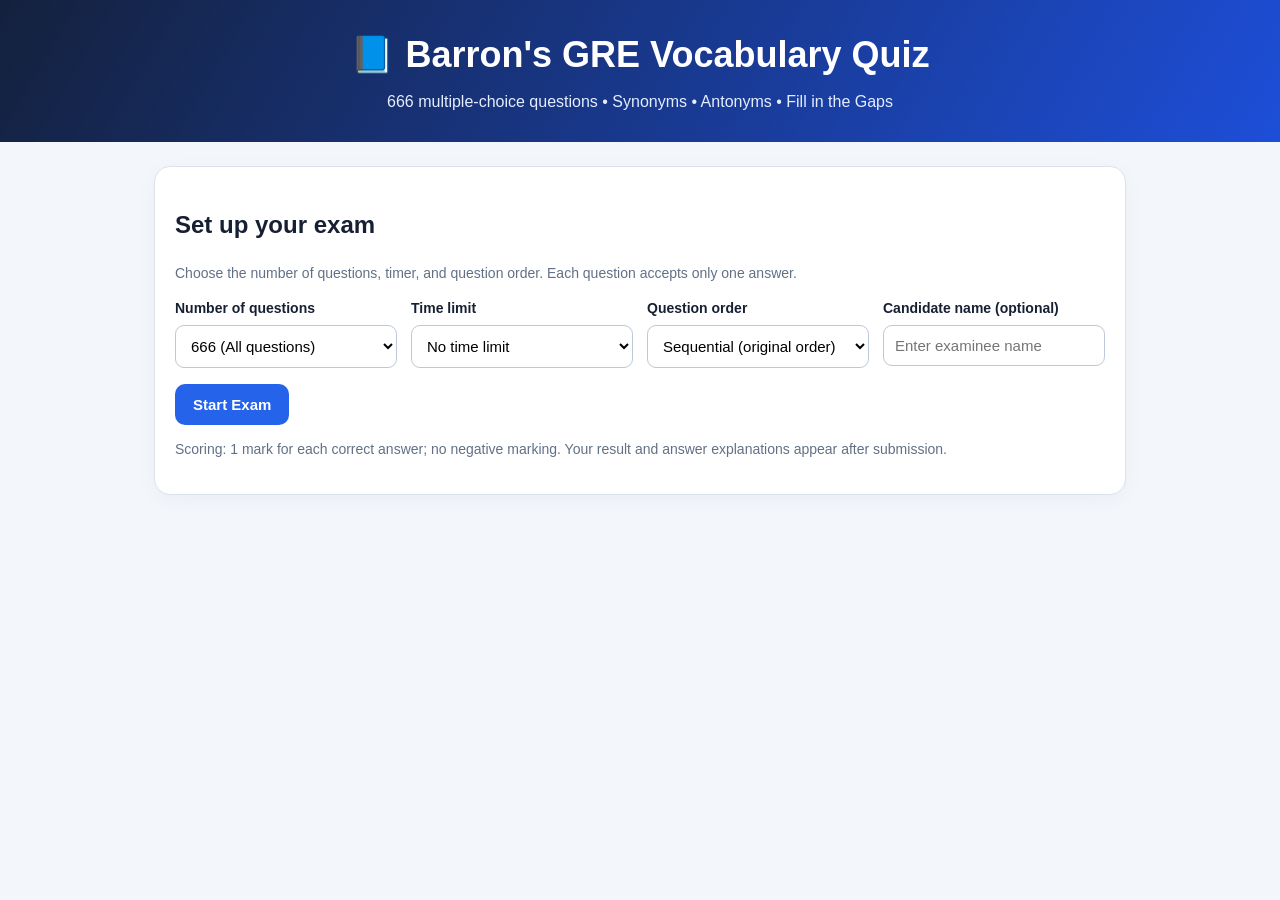
<file: barrons.html.html>
<!DOCTYPE html>
<html lang="en">
<head>
<meta charset="UTF-8">
<meta name="viewport" content="width=device-width, initial-scale=1">
<title>Barron's GRE Vocabulary — 666 MCQ Test</title>
<style>
:root{--navy:#14213d;--blue:#2563eb;--light:#f3f6fb;--green:#15803d;--red:#b91c1c;--border:#dbe2ee}
*{box-sizing:border-box}body{margin:0;background:var(--light);font-family:Arial,Helvetica,sans-serif;color:#172033;line-height:1.5}
header{background:linear-gradient(120deg,#14213d,#1d4ed8);color:#fff;padding:28px 16px;text-align:center}
header h1{margin:0 0 8px;font-size:clamp(24px,4vw,36px)}header p{margin:0;color:#e5edff}
main{max-width:1000px;margin:24px auto;padding:0 14px 40px}.panel{background:#fff;border:1px solid var(--border);border-radius:16px;padding:20px;margin-bottom:18px;box-shadow:0 5px 20px #14213d0a}
.settings{display:grid;grid-template-columns:repeat(auto-fit,minmax(190px,1fr));gap:14px}
label.field{display:block;font-weight:700;font-size:14px}select,input[type=text]{width:100%;margin-top:6px;padding:11px;border:1px solid #bdc8da;border-radius:9px;background:#fff;font-size:15px}
button{border:0;border-radius:10px;padding:12px 18px;background:var(--blue);color:#fff;font-weight:700;font-size:15px;cursor:pointer}button:hover{filter:brightness(.94)}button.secondary{background:#e8eefb;color:#18356d}button.danger{background:#b91c1c}
.actions{display:flex;gap:10px;flex-wrap:wrap;margin-top:16px}.hidden{display:none!important}
.stats{display:flex;gap:12px;flex-wrap:wrap;align-items:center;justify-content:space-between}.pill{background:#edf2ff;border-radius:999px;padding:7px 12px;font-size:14px;font-weight:700}
.progress{height:9px;background:#e8edf5;border-radius:99px;overflow:hidden;margin:14px 0}.progress>div{height:100%;width:0;background:var(--blue);transition:width .2s}
.qcard{border:1px solid var(--border);border-radius:14px;padding:18px;margin:14px 0;background:#fff}.qhead{display:flex;justify-content:space-between;gap:12px;color:#526078;font-size:13px;font-weight:700}.qtext{font-size:18px;font-weight:700;margin:12px 0 16px}
.option{display:flex;gap:10px;align-items:flex-start;padding:12px;border:1px solid #d8e0ed;border-radius:10px;margin:9px 0;cursor:pointer}.option:hover{background:#f5f8ff}.option input{margin-top:4px;accent-color:var(--blue)}.option:has(input:checked){border-color:var(--blue);background:#eff5ff}
.notice{padding:12px 14px;border-radius:10px;background:#fff7df;color:#744b00;margin:12px 0}.resultgrid{display:grid;grid-template-columns:repeat(auto-fit,minmax(130px,1fr));gap:12px}.metric{padding:16px;border-radius:12px;background:#f0f5ff;text-align:center}.metric strong{display:block;font-size:28px;color:#1d4ed8}.review{border:1px solid var(--border);border-radius:12px;padding:15px;margin:12px 0}.review.correct{border-left:5px solid var(--green)}.review.wrong{border-left:5px solid var(--red)}.tag{display:inline-block;border-radius:6px;padding:3px 8px;font-size:12px;font-weight:700;background:#e9eef7;margin-right:6px}.good{color:var(--green);font-weight:700}.bad{color:var(--red);font-weight:700}.muted{color:#627087;font-size:14px}
@media(max-width:600px){.panel{padding:15px}.qcard{padding:13px}.qtext{font-size:16px}}
</style>
</head>
<body>
<header><h1>📘 Barron's GRE Vocabulary Quiz</h1><p>666 multiple-choice questions • Synonyms • Antonyms • Fill in the Gaps</p></header>
<main>
<section class="panel" id="setup">
<h2>Set up your exam</h2>
<p class="muted">Choose the number of questions, timer, and question order. Each question accepts only one answer.</p>
<div class="settings">
<label class="field">Number of questions
<select id="count"><option>10</option><option>25</option><option>50</option><option>100</option><option>200</option><option>333</option><option>500</option><option value="666" selected>666 (All questions)</option></select></label>
<label class="field">Time limit
<select id="duration"><option value="0">No time limit</option><option value="10">10 minutes</option><option value="20">20 minutes</option><option value="30">30 minutes</option><option value="60">60 minutes</option><option value="90">90 minutes</option><option value="120">120 minutes</option></select></label>
<label class="field">Question order
<select id="order"><option value="ordered">Sequential (original order)</option><option value="shuffle">Shuffle questions</option></select></label>
<label class="field">Candidate name (optional)
<input type="text" id="candidate" placeholder="Enter examinee name"></label>
</div>
<div class="actions"><button id="startBtn">Start Exam</button></div>
<p class="muted">Scoring: 1 mark for each correct answer; no negative marking. Your result and answer explanations appear after submission.</p>
</section>

<section id="exam" class="hidden">
<div class="panel">
<div class="stats"><span class="pill" id="counter">Question 1 of 10</span><span class="pill" id="timer">No time limit</span><span class="pill" id="answered">Answered: 0</span></div>
<div class="progress"><div id="progressFill"></div></div>
<div id="questions"></div>
<div class="actions"><button class="secondary" id="backBtn">Previous</button><button class="secondary" id="nextBtn">Next</button><button id="submitBtn">Submit Exam</button></div>
<div class="notice">You can move between questions before submitting. Once submitted, your answers will be locked.</div>
</div>
</section>

<section id="results" class="hidden">
<div class="panel">
<h2>Exam Result</h2><p id="resultIntro"></p>
<div class="resultgrid" id="metrics"></div>
<div class="actions"><button id="printBtn" class="secondary">Print / Save Result</button><button id="newBtn">Start New Exam</button></div>
</div>
<div class="panel"><h2>Answer Review & Explanations</h2><p class="muted">Every question is shown below with the selected answer, correct answer, and explanation.</p><div id="review"></div></div>
</section>
</main>
<script>
const BANK = [{"id": 1, "type": "synonym", "word": "Abate", "prompt": "Choose the word closest in meaning to “Abate”.", "options": ["Anomalous", "Atypical", "Dwindle", "Deviant"], "answer": 2, "explanation": "Abate means: Subside or moderate; decrease in intensity Synonyms include: Dwindle, Diminish, Subside, Wane.", "definition": "Subside or moderate; decrease in intensity", "example": "Rather than leaving immediately, they waited for the fierce storm to abate."}, {"id": 2, "type": "antonym", "word": "Abate", "prompt": "Choose the antonym of “Abate”.", "options": ["Intensify", "Normal", "Conventional", "Typical"], "answer": 0, "explanation": "Abate means: Subside or moderate; decrease in intensity Antonyms include: Intensify, Escalate, Increase, Amplify.", "definition": "Subside or moderate; decrease in intensity", "example": "Rather than leaving immediately, they waited for the fierce storm to abate."}, {"id": 3, "type": "gap", "word": "Aberrant", "prompt": "His ______ behavior in the meeting alarmed his colleagues.", "options": ["Aberrant", "Abscond", "Abeyance", "Abate"], "answer": 0, "explanation": "Correct word: Aberrant. Definition: Abnormal or deviant; diverging from standard. Example: His aberrant behavior in the meeting alarmed his colleagues.", "definition": "Abnormal or deviant; diverging from standard", "example": "His aberrant behavior in the meeting alarmed his colleagues."}, {"id": 4, "type": "synonym", "word": "Aberrant", "prompt": "Choose the word closest in meaning to “Aberrant”.", "options": ["Atypical", "Dwindle", "Diminish", "Subside"], "answer": 0, "explanation": "Aberrant means: Abnormal or deviant; diverging from standard Synonyms include: Atypical, Anomalous, Deviant, Irregular.", "definition": "Abnormal or deviant; diverging from standard", "example": "His aberrant behavior in the meeting alarmed his colleagues."}, {"id": 5, "type": "antonym", "word": "Abeyance", "prompt": "Choose the antonym of “Abeyance”.", "options": ["Increase", "Continuance", "Escalate", "Intensify"], "answer": 1, "explanation": "Abeyance means: Suspended action; temporary dormancy Antonyms include: Continuance, Resumption, Action, Operation.", "definition": "Suspended action; temporary dormancy", "example": "The construction project was held in abeyance pending financial approval."}, {"id": 6, "type": "gap", "word": "Abeyance", "prompt": "The construction project was held in ______ pending financial approval.", "options": ["Abscond", "Abate", "Aberrant", "Abeyance"], "answer": 3, "explanation": "Correct word: Abeyance. Definition: Suspended action; temporary dormancy. Example: The construction project was held in abeyance pending financial approval.", "definition": "Suspended action; temporary dormancy", "example": "The construction project was held in abeyance pending financial approval."}, {"id": 7, "type": "synonym", "word": "Abscond", "prompt": "Choose the word closest in meaning to “Abscond”.", "options": ["Dwindle", "Subside", "Diminish", "Flee"], "answer": 3, "explanation": "Abscond means: Depart secretly and hide, especially to avoid arrest Synonyms include: Flee, Decamp, Escape, Bolt.", "definition": "Depart secretly and hide, especially to avoid arrest", "example": "The cashier absconded with the company funds and fled the country."}, {"id": 8, "type": "antonym", "word": "Abscond", "prompt": "Choose the antonym of “Abscond”.", "options": ["Increase", "Remain", "Escalate", "Intensify"], "answer": 1, "explanation": "Abscond means: Depart secretly and hide, especially to avoid arrest Antonyms include: Remain, Surrender, Stay, Appear.", "definition": "Depart secretly and hide, especially to avoid arrest", "example": "The cashier absconded with the company funds and fled the country."}, {"id": 9, "type": "gap", "word": "Abstemious", "prompt": "Known for his ______ habits, the monk consumed only simple, austere meals.", "options": ["Aberrant", "Abate", "Abeyance", "Abstemious"], "answer": 3, "explanation": "Correct word: Abstemious. Definition: Sparing in eating and drinking; temperate. Example: Known for his abstemious habits, the monk consumed only simple, austere meals.", "definition": "Sparing in eating and drinking; temperate", "example": "Known for his abstemious habits, the monk consumed only simple, austere meals."}, {"id": 10, "type": "synonym", "word": "Abstemious", "prompt": "Choose the word closest in meaning to “Abstemious”.", "options": ["Diminish", "Subside", "Dwindle", "Austere"], "answer": 3, "explanation": "Abstemious means: Sparing in eating and drinking; temperate Synonyms include: Austere, Ascetic, Temperate, Moderate.", "definition": "Sparing in eating and drinking; temperate", "example": "Known for his abstemious habits, the monk consumed only simple, austere meals."}, {"id": 11, "type": "antonym", "word": "Admonish", "prompt": "Choose the antonym of “Admonish”.", "options": ["Intensify", "Escalate", "Praise", "Increase"], "answer": 2, "explanation": "Admonish means: Warn or reprove mildly; counsel against something Antonyms include: Praise, Commend, Applaud, Endorse.", "definition": "Warn or reprove mildly; counsel against something", "example": "The teacher admonished the students for not paying attention during the lecture."}, {"id": 12, "type": "gap", "word": "Admonish", "prompt": "Fill in the gap with the word that means “Warn or reprove mildly; counsel against something”: ______", "options": ["Admonish", "Abate", "Abeyance", "Aberrant"], "answer": 0, "explanation": "Correct word: Admonish. Definition: Warn or reprove mildly; counsel against something. Example: The teacher admonished the students for not paying attention during the lecture.", "definition": "Warn or reprove mildly; counsel against something", "example": "The teacher admonished the students for not paying attention during the lecture."}, {"id": 13, "type": "synonym", "word": "Adulterate", "prompt": "Choose the word closest in meaning to “Adulterate”.", "options": ["Contaminate", "Subside", "Diminish", "Dwindle"], "answer": 0, "explanation": "Adulterate means: Make impure by adding inferior substances Synonyms include: Contaminate, Taint, Corrupt, Degrade.", "definition": "Make impure by adding inferior substances", "example": "Unscrupulous merchants adulterated the olive oil with cheaper substitutes."}, {"id": 14, "type": "antonym", "word": "Adulterate", "prompt": "Choose the antonym of “Adulterate”.", "options": ["Escalate", "Increase", "Purify", "Intensify"], "answer": 2, "explanation": "Adulterate means: Make impure by adding inferior substances Antonyms include: Purify, Refine, Cleanse, Filter.", "definition": "Make impure by adding inferior substances", "example": "Unscrupulous merchants adulterated the olive oil with cheaper substitutes."}, {"id": 15, "type": "gap", "word": "Aesthetic", "prompt": "The new museum was designed with high ______ value and modern grace.", "options": ["Abeyance", "Aberrant", "Aesthetic", "Abate"], "answer": 2, "explanation": "Correct word: Aesthetic. Definition: Artistic; capable of appreciating beauty. Example: The new museum was designed with high aesthetic value and modern grace.", "definition": "Artistic; capable of appreciating beauty", "example": "The new museum was designed with high aesthetic value and modern grace."}, {"id": 16, "type": "synonym", "word": "Aesthetic", "prompt": "Choose the word closest in meaning to “Aesthetic”.", "options": ["Subside", "Artistic", "Dwindle", "Diminish"], "answer": 1, "explanation": "Aesthetic means: Artistic; capable of appreciating beauty Synonyms include: Artistic, Tasteful, Cultivated, Beautiful.", "definition": "Artistic; capable of appreciating beauty", "example": "The new museum was designed with high aesthetic value and modern grace."}, {"id": 17, "type": "antonym", "word": "Aggregate", "prompt": "Choose the antonym of “Aggregate”.", "options": ["Increase", "Disperse", "Intensify", "Escalate"], "answer": 1, "explanation": "Aggregate means: Gather into a whole; accumulate; a total Antonyms include: Disperse, Separate, Scatter, Divide.", "definition": "Gather into a whole; accumulate; a total", "example": "The website aggregates news stories from hundreds of independent sources."}, {"id": 18, "type": "gap", "word": "Aggregate", "prompt": "Fill in the gap with the word that means “Gather into a whole; accumulate; a total”: ______", "options": ["Aberrant", "Aggregate", "Abate", "Abeyance"], "answer": 1, "explanation": "Correct word: Aggregate. Definition: Gather into a whole; accumulate; a total. Example: The website aggregates news stories from hundreds of independent sources.", "definition": "Gather into a whole; accumulate; a total", "example": "The website aggregates news stories from hundreds of independent sources."}, {"id": 19, "type": "synonym", "word": "Alacrity", "prompt": "Choose the word closest in meaning to “Alacrity”.", "options": ["Diminish", "Eagerness", "Dwindle", "Subside"], "answer": 1, "explanation": "Alacrity means: Cheerful promptness; eagerness and briskness Synonyms include: Eagerness, Willingness, Promptness, Readiness.", "definition": "Cheerful promptness; eagerness and briskness", "example": "She accepted the coveted internship offer with great alacrity."}, {"id": 20, "type": "antonym", "word": "Alacrity", "prompt": "Choose the antonym of “Alacrity”.", "options": ["Intensify", "Apathy", "Escalate", "Increase"], "answer": 1, "explanation": "Alacrity means: Cheerful promptness; eagerness and briskness Antonyms include: Apathy, Reluctance, Sluggishness, Hesitation.", "definition": "Cheerful promptness; eagerness and briskness", "example": "She accepted the coveted internship offer with great alacrity."}, {"id": 21, "type": "gap", "word": "Alleviate", "prompt": "The doctor prescribed medication to ______ the patient's severe symptoms.", "options": ["Abate", "Abeyance", "Alleviate", "Aberrant"], "answer": 2, "explanation": "Correct word: Alleviate. Definition: Relieve; lessen or ease pain or hardship. Example: The doctor prescribed medication to alleviate the patient's severe symptoms.", "definition": "Relieve; lessen or ease pain or hardship", "example": "The doctor prescribed medication to alleviate the patient's severe symptoms."}, {"id": 22, "type": "synonym", "word": "Alleviate", "prompt": "Choose the word closest in meaning to “Alleviate”.", "options": ["Diminish", "Subside", "Mitigate", "Dwindle"], "answer": 2, "explanation": "Alleviate means: Relieve; lessen or ease pain or hardship Synonyms include: Mitigate, Assuage, Relieve, Lessen.", "definition": "Relieve; lessen or ease pain or hardship", "example": "The doctor prescribed medication to alleviate the patient's severe symptoms."}, {"id": 23, "type": "antonym", "word": "Amalgamate", "prompt": "Choose the antonym of “Amalgamate”.", "options": ["Escalate", "Intensify", "Increase", "Separate"], "answer": 3, "explanation": "Amalgamate means: Combine or unite in one body; merge Antonyms include: Separate, Disunite, Disperse, Sever.", "definition": "Combine or unite in one body; merge", "example": "The two tech companies amalgamated into a single multinational corporation."}, {"id": 24, "type": "gap", "word": "Amalgamate", "prompt": "Fill in the gap with the word that means “Combine or unite in one body; merge”: ______", "options": ["Amalgamate", "Abeyance", "Aberrant", "Abate"], "answer": 0, "explanation": "Correct word: Amalgamate. Definition: Combine or unite in one body; merge. Example: The two tech companies amalgamated into a single multinational corporation.", "definition": "Combine or unite in one body; merge", "example": "The two tech companies amalgamated into a single multinational corporation."}, {"id": 25, "type": "synonym", "word": "Ambiguous", "prompt": "Choose the word closest in meaning to “Ambiguous”.", "options": ["Equivocal", "Diminish", "Dwindle", "Subside"], "answer": 0, "explanation": "Ambiguous means: Unclear or doubtful; open to multiple interpretations Synonyms include: Equivocal, Obscure, Vague, Enigmatic.", "definition": "Unclear or doubtful; open to multiple interpretations", "example": "The politician gave an ambiguous reply to avoid taking a controversial stance."}, {"id": 26, "type": "antonym", "word": "Ambiguous", "prompt": "Choose the antonym of “Ambiguous”.", "options": ["Intensify", "Increase", "Clear", "Escalate"], "answer": 2, "explanation": "Ambiguous means: Unclear or doubtful; open to multiple interpretations Antonyms include: Clear, Unambiguous, Explicit, Definite.", "definition": "Unclear or doubtful; open to multiple interpretations", "example": "The politician gave an ambiguous reply to avoid taking a controversial stance."}, {"id": 27, "type": "gap", "word": "Ambivalence", "prompt": "She felt great ______ about moving abroad, torn between ambition and family.", "options": ["Abeyance", "Ambivalence", "Abate", "Aberrant"], "answer": 1, "explanation": "Correct word: Ambivalence. Definition: State of having contradictory feelings. Example: She felt great ambivalence about moving abroad, torn between ambition and family.", "definition": "State of having contradictory feelings", "example": "She felt great ambivalence about moving abroad, torn between ambition and family."}, {"id": 28, "type": "synonym", "word": "Ambivalence", "prompt": "Choose the word closest in meaning to “Ambivalence”.", "options": ["Diminish", "Subside", "Equivocation", "Dwindle"], "answer": 2, "explanation": "Ambivalence means: State of having contradictory feelings Synonyms include: Equivocation, Uncertainty, Doubt, Indecision.", "definition": "State of having contradictory feelings", "example": "She felt great ambivalence about moving abroad, torn between ambition and family."}, {"id": 29, "type": "antonym", "word": "Ameliorate", "prompt": "Choose the antonym of “Ameliorate”.", "options": ["Escalate", "Worsen", "Increase", "Intensify"], "answer": 1, "explanation": "Ameliorate means: Improve; make better or more tolerable Antonyms include: Worsen, Deteriorate, Exacerbate, Damage.", "definition": "Improve; make better or more tolerable", "example": "The new social welfare reforms helped ameliorate the living conditions of the poor."}, {"id": 30, "type": "gap", "word": "Ameliorate", "prompt": "The new social welfare reforms helped ______ the living conditions of the poor.", "options": ["Ameliorate", "Abate", "Abeyance", "Aberrant"], "answer": 0, "explanation": "Correct word: Ameliorate. Definition: Improve; make better or more tolerable. Example: The new social welfare reforms helped ameliorate the living conditions of the poor.", "definition": "Improve; make better or more tolerable", "example": "The new social welfare reforms helped ameliorate the living conditions of the poor."}, {"id": 31, "type": "synonym", "word": "Anachronism", "prompt": "Choose the word closest in meaning to “Anachronism”.", "options": ["Diminish", "Dwindle", "Subside", "Misplacement"], "answer": 3, "explanation": "Anachronism means: Something or someone misplaced in historical time Synonyms include: Misplacement, Chronological error, Incongruity, Solecism.", "definition": "Something or someone misplaced in historical time", "example": "The presence of a digital clock in the medieval film was a glaring anachronism."}, {"id": 32, "type": "antonym", "word": "Anachronism", "prompt": "Choose the antonym of “Anachronism”.", "options": ["Intensify", "Escalate", "Timeliness", "Increase"], "answer": 2, "explanation": "Anachronism means: Something or someone misplaced in historical time Antonyms include: Timeliness, Synchronism, Appropriateness, Sequence.", "definition": "Something or someone misplaced in historical time", "example": "The presence of a digital clock in the medieval film was a glaring anachronism."}, {"id": 33, "type": "gap", "word": "Analogous", "prompt": "The human heart is ______ to a mechanical pump.", "options": ["Abeyance", "Aberrant", "Abate", "Analogous"], "answer": 3, "explanation": "Correct word: Analogous. Definition: Comparable; similar in certain respects. Example: The human heart is analogous to a mechanical pump.", "definition": "Comparable; similar in certain respects", "example": "The human heart is analogous to a mechanical pump."}, {"id": 34, "type": "synonym", "word": "Analogous", "prompt": "Choose the word closest in meaning to “Analogous”.", "options": ["Diminish", "Dwindle", "Subside", "Comparable"], "answer": 3, "explanation": "Analogous means: Comparable; similar in certain respects Synonyms include: Comparable, Equivalent, Parallel, Similar.", "definition": "Comparable; similar in certain respects", "example": "The human heart is analogous to a mechanical pump."}, {"id": 35, "type": "antonym", "word": "Anarchy", "prompt": "Choose the antonym of “Anarchy”.", "options": ["Escalate", "Increase", "Intensify", "Order"], "answer": 3, "explanation": "Anarchy means: Absence of governing body; state of disorder Antonyms include: Order, Harmony, Rule, Governance.", "definition": "Absence of governing body; state of disorder", "example": "When the central government collapsed, the entire region descended into anarchy."}, {"id": 36, "type": "gap", "word": "Anarchy", "prompt": "When the central government collapsed, the entire region descended into ______.", "options": ["Anarchy", "Abeyance", "Aberrant", "Abate"], "answer": 0, "explanation": "Correct word: Anarchy. Definition: Absence of governing body; state of disorder. Example: When the central government collapsed, the entire region descended into anarchy.", "definition": "Absence of governing body; state of disorder", "example": "When the central government collapsed, the entire region descended into anarchy."}, {"id": 37, "type": "synonym", "word": "Anomalous", "prompt": "Choose the word closest in meaning to “Anomalous”.", "options": ["Dwindle", "Diminish", "Atypical", "Subside"], "answer": 2, "explanation": "Anomalous means: Abnormal; irregular; deviating from general rule Synonyms include: Atypical, Deviant, Aberrant, Unusual.", "definition": "Abnormal; irregular; deviating from general rule", "example": "Scientists noticed an anomalous temperature spike that contradicted the standard model."}, {"id": 38, "type": "antonym", "word": "Anomalous", "prompt": "Choose the antonym of “Anomalous”.", "options": ["Increase", "Intensify", "Normal", "Escalate"], "answer": 2, "explanation": "Anomalous means: Abnormal; irregular; deviating from general rule Antonyms include: Normal, Regular, Standard, Typical.", "definition": "Abnormal; irregular; deviating from general rule", "example": "Scientists noticed an anomalous temperature spike that contradicted the standard model."}, {"id": 39, "type": "gap", "word": "Antipathy", "prompt": "He expressed a profound ______ toward deceitful corporate practices.", "options": ["Aberrant", "Abeyance", "Antipathy", "Abate"], "answer": 2, "explanation": "Correct word: Antipathy. Definition: Deep-seated aversion or strong dislike. Example: He expressed a profound antipathy toward deceitful corporate practices.", "definition": "Deep-seated aversion or strong dislike", "example": "He expressed a profound antipathy toward deceitful corporate practices."}, {"id": 40, "type": "synonym", "word": "Antipathy", "prompt": "Choose the word closest in meaning to “Antipathy”.", "options": ["Hostility", "Diminish", "Dwindle", "Subside"], "answer": 0, "explanation": "Antipathy means: Deep-seated aversion or strong dislike Synonyms include: Hostility, Animosity, Aversion, Enmity.", "definition": "Deep-seated aversion or strong dislike", "example": "He expressed a profound antipathy toward deceitful corporate practices."}, {"id": 41, "type": "antonym", "word": "Apathy", "prompt": "Choose the antonym of “Apathy”.", "options": ["Intensify", "Increase", "Enthusiasm", "Escalate"], "answer": 2, "explanation": "Apathy means: Lack of caring; indifference; absence of enthusiasm Antonyms include: Enthusiasm, Passion, Eagerness, Zeal.", "definition": "Lack of caring; indifference; absence of enthusiasm", "example": "Widespread voter apathy led to a remarkably low turnout at the polls."}, {"id": 42, "type": "gap", "word": "Apathy", "prompt": "Widespread voter ______ led to a remarkably low turnout at the polls.", "options": ["Abeyance", "Aberrant", "Apathy", "Abate"], "answer": 2, "explanation": "Correct word: Apathy. Definition: Lack of caring; indifference; absence of enthusiasm. Example: Widespread voter apathy led to a remarkably low turnout at the polls.", "definition": "Lack of caring; indifference; absence of enthusiasm", "example": "Widespread voter apathy led to a remarkably low turnout at the polls."}, {"id": 43, "type": "synonym", "word": "Appease", "prompt": "Choose the word closest in meaning to “Appease”.", "options": ["Placate", "Subside", "Diminish", "Dwindle"], "answer": 0, "explanation": "Appease means: Pacify or soothe; relieve by satisfying demands Synonyms include: Placate, Mollify, Conciliate, Pacify.", "definition": "Pacify or soothe; relieve by satisfying demands", "example": "The prime minister attempted to appease the protesters by offering tax cuts."}, {"id": 44, "type": "antonym", "word": "Appease", "prompt": "Choose the antonym of “Appease”.", "options": ["Escalate", "Increase", "Intensify", "Provoke"], "answer": 3, "explanation": "Appease means: Pacify or soothe; relieve by satisfying demands Antonyms include: Provoke, Infuriate, Agitate, Incense.", "definition": "Pacify or soothe; relieve by satisfying demands", "example": "The prime minister attempted to appease the protesters by offering tax cuts."}, {"id": 45, "type": "gap", "word": "Apprise", "prompt": "Fill in the gap with the word that means “Inform; give notice to”: ______", "options": ["Abate", "Abeyance", "Apprise", "Aberrant"], "answer": 2, "explanation": "Correct word: Apprise. Definition: Inform; give notice to. Example: The defense minister apprised the president of the rapid border developments.", "definition": "Inform; give notice to", "example": "The defense minister apprised the president of the rapid border developments."}, {"id": 46, "type": "synonym", "word": "Apprise", "prompt": "Choose the word closest in meaning to “Apprise”.", "options": ["Diminish", "Dwindle", "Subside", "Notify"], "answer": 3, "explanation": "Apprise means: Inform; give notice to Synonyms include: Notify, Brief, Inform, Advise.", "definition": "Inform; give notice to", "example": "The defense minister apprised the president of the rapid border developments."}, {"id": 47, "type": "antonym", "word": "Approbation", "prompt": "Choose the antonym of “Approbation”.", "options": ["Intensify", "Escalate", "Disapproval", "Increase"], "answer": 2, "explanation": "Approbation means: Approval; commendation; praise Antonyms include: Disapproval, Censure, Criticism, Condemnation.", "definition": "Approval; commendation; praise", "example": "The director's latest film received enthusiastic approbation from international critics."}, {"id": 48, "type": "gap", "word": "Approbation", "prompt": "The director's latest film received enthusiastic ______ from international critics.", "options": ["Abeyance", "Abate", "Aberrant", "Approbation"], "answer": 3, "explanation": "Correct word: Approbation. Definition: Approval; commendation; praise. Example: The director's latest film received enthusiastic approbation from international critics.", "definition": "Approval; commendation; praise", "example": "The director's latest film received enthusiastic approbation from international critics."}, {"id": 49, "type": "synonym", "word": "Appropriate", "prompt": "Choose the word closest in meaning to “Appropriate”.", "options": ["Seize", "Dwindle", "Subside", "Diminish"], "answer": 0, "explanation": "Appropriate means: Acquire; take possession of for one's own use Synonyms include: Seize, Commandeer, Confiscate, Usurp.", "definition": "Acquire; take possession of for one's own use", "example": "The state decided to appropriate private land to build a public highway."}, {"id": 50, "type": "antonym", "word": "Appropriate", "prompt": "Choose the antonym of “Appropriate”.", "options": ["Relinquish", "Intensify", "Increase", "Escalate"], "answer": 0, "explanation": "Appropriate means: Acquire; take possession of for one's own use Antonyms include: Relinquish, Return, Surrender, Yield.", "definition": "Acquire; take possession of for one's own use", "example": "The state decided to appropriate private land to build a public highway."}, {"id": 51, "type": "gap", "word": "Arduous", "prompt": "Climbing Mount Everest remains an ______ and treacherous expedition.", "options": ["Abate", "Aberrant", "Arduous", "Abeyance"], "answer": 2, "explanation": "Correct word: Arduous. Definition: Hard; strenuous; demanding great physical effort. Example: Climbing Mount Everest remains an arduous and treacherous expedition.", "definition": "Hard; strenuous; demanding great physical effort", "example": "Climbing Mount Everest remains an arduous and treacherous expedition."}, {"id": 52, "type": "synonym", "word": "Arduous", "prompt": "Choose the word closest in meaning to “Arduous”.", "options": ["Dwindle", "Subside", "Onerous", "Diminish"], "answer": 2, "explanation": "Arduous means: Hard; strenuous; demanding great physical effort Synonyms include: Onerous, Grueling, Strenuous, Laborious.", "definition": "Hard; strenuous; demanding great physical effort", "example": "Climbing Mount Everest remains an arduous and treacherous expedition."}, {"id": 53, "type": "antonym", "word": "Artless", "prompt": "Choose the antonym of “Artless”.", "options": ["Artful", "Escalate", "Increase", "Intensify"], "answer": 0, "explanation": "Artless means: Without guile or deceit; natural and sincere Antonyms include: Artful, Disingenuous, Crafty, Deceitful.", "definition": "Without guile or deceit; natural and sincere", "example": "Her artless charm and honesty won over everyone in the room."}, {"id": 54, "type": "gap", "word": "Artless", "prompt": "Her ______ charm and honesty won over everyone in the room.", "options": ["Aberrant", "Artless", "Abate", "Abeyance"], "answer": 1, "explanation": "Correct word: Artless. Definition: Without guile or deceit; natural and sincere. Example: Her artless charm and honesty won over everyone in the room.", "definition": "Without guile or deceit; natural and sincere", "example": "Her artless charm and honesty won over everyone in the room."}, {"id": 55, "type": "synonym", "word": "Ascetic", "prompt": "Choose the word closest in meaning to “Ascetic”.", "options": ["Abstinent", "Diminish", "Dwindle", "Subside"], "answer": 0, "explanation": "Ascetic means: Practicing self-denial; austere; a hermit Synonyms include: Abstinent, Austere, Spartan, Monastic.", "definition": "Practicing self-denial; austere; a hermit", "example": "The monk lived an ascetic lifestyle in a secluded mountain monastery."}, {"id": 56, "type": "antonym", "word": "Ascetic", "prompt": "Choose the antonym of “Ascetic”.", "options": ["Increase", "Intensify", "Hedonistic", "Escalate"], "answer": 2, "explanation": "Ascetic means: Practicing self-denial; austere; a hermit Antonyms include: Hedonistic, Self-indulgent, Luxurious, Sybaritic.", "definition": "Practicing self-denial; austere; a hermit", "example": "The monk lived an ascetic lifestyle in a secluded mountain monastery."}, {"id": 57, "type": "gap", "word": "Assiduous", "prompt": "Through ______ study and discipline, she mastered three foreign languages.", "options": ["Assiduous", "Abeyance", "Abate", "Aberrant"], "answer": 0, "explanation": "Correct word: Assiduous. Definition: Diligent; showing great care and perseverance. Example: Through assiduous study and discipline, she mastered three foreign languages.", "definition": "Diligent; showing great care and perseverance", "example": "Through assiduous study and discipline, she mastered three foreign languages."}, {"id": 58, "type": "synonym", "word": "Assiduous", "prompt": "Choose the word closest in meaning to “Assiduous”.", "options": ["Diminish", "Dwindle", "Sedulous", "Subside"], "answer": 2, "explanation": "Assiduous means: Diligent; showing great care and perseverance Synonyms include: Sedulous, Meticulous, Diligent, Industrious.", "definition": "Diligent; showing great care and perseverance", "example": "Through assiduous study and discipline, she mastered three foreign languages."}, {"id": 59, "type": "antonym", "word": "Assuage", "prompt": "Choose the antonym of “Assuage”.", "options": ["Increase", "Escalate", "Aggravate", "Intensify"], "answer": 2, "explanation": "Assuage means: Ease or lessen pain; soothe anger Antonyms include: Aggravate, Exacerbate, Intensify, Inflame.", "definition": "Ease or lessen pain; soothe anger", "example": "A cold glass of water did little to assuage his overwhelming thirst in the desert."}, {"id": 60, "type": "gap", "word": "Assuage", "prompt": "A cold glass of water did little to ______ his overwhelming thirst in the desert.", "options": ["Assuage", "Abate", "Aberrant", "Abeyance"], "answer": 0, "explanation": "Correct word: Assuage. Definition: Ease or lessen pain; soothe anger. Example: A cold glass of water did little to assuage his overwhelming thirst in the desert.", "definition": "Ease or lessen pain; soothe anger", "example": "A cold glass of water did little to assuage his overwhelming thirst in the desert."}, {"id": 61, "type": "synonym", "word": "Attenuate", "prompt": "Choose the word closest in meaning to “Attenuate”.", "options": ["Dwindle", "Subside", "Weaken", "Diminish"], "answer": 2, "explanation": "Attenuate means: Make thinner or weaker in intensity Synonyms include: Weaken, Diminish, Reduce, Dilute.", "definition": "Make thinner or weaker in intensity", "example": "The thick concrete walls attenuated the noise coming from the busy highway."}, {"id": 62, "type": "antonym", "word": "Attenuate", "prompt": "Choose the antonym of “Attenuate”.", "options": ["Strengthen", "Increase", "Intensify", "Escalate"], "answer": 0, "explanation": "Attenuate means: Make thinner or weaker in intensity Antonyms include: Strengthen, Amplify, Intensify, Enhance.", "definition": "Make thinner or weaker in intensity", "example": "The thick concrete walls attenuated the noise coming from the busy highway."}, {"id": 63, "type": "gap", "word": "Audacious", "prompt": "The startup launched an ______ campaign to challenge the industry titan.", "options": ["Audacious", "Aberrant", "Abate", "Abeyance"], "answer": 0, "explanation": "Correct word: Audacious. Definition: Daring; bold; recklessly brave or insolent. Example: The startup launched an audacious campaign to challenge the industry titan.", "definition": "Daring; bold; recklessly brave or insolent", "example": "The startup launched an audacious campaign to challenge the industry titan."}, {"id": 64, "type": "synonym", "word": "Audacious", "prompt": "Choose the word closest in meaning to “Audacious”.", "options": ["Diminish", "Subside", "Dwindle", "Bold"], "answer": 3, "explanation": "Audacious means: Daring; bold; recklessly brave or insolent Synonyms include: Bold, Intrepid, Daring, Dauntless.", "definition": "Daring; bold; recklessly brave or insolent", "example": "The startup launched an audacious campaign to challenge the industry titan."}, {"id": 65, "type": "antonym", "word": "Austere", "prompt": "Choose the antonym of “Austere”.", "options": ["Ornate", "Intensify", "Escalate", "Increase"], "answer": 0, "explanation": "Austere means: Forbiddingly stern; severely simple Antonyms include: Ornate, Luxurious, Indulgent, Elaborate.", "definition": "Forbiddingly stern; severely simple", "example": "The courtroom was austere, lacking any colorful decorations or luxury."}, {"id": 66, "type": "gap", "word": "Austere", "prompt": "The courtroom was ______, lacking any colorful decorations or luxury.", "options": ["Austere", "Abeyance", "Aberrant", "Abate"], "answer": 0, "explanation": "Correct word: Austere. Definition: Forbiddingly stern; severely simple. Example: The courtroom was austere, lacking any colorful decorations or luxury.", "definition": "Forbiddingly stern; severely simple", "example": "The courtroom was austere, lacking any colorful decorations or luxury."}, {"id": 67, "type": "synonym", "word": "Autonomous", "prompt": "Choose the word closest in meaning to “Autonomous”.", "options": ["Independent", "Dwindle", "Diminish", "Subside"], "answer": 0, "explanation": "Autonomous means: Self-governing; independent in decision-making Synonyms include: Independent, Sovereign, Self-ruling, Free.", "definition": "Self-governing; independent in decision-making", "example": "The regional province was granted autonomous status by the central parliament."}, {"id": 68, "type": "antonym", "word": "Autonomous", "prompt": "Choose the antonym of “Autonomous”.", "options": ["Intensify", "Dependent", "Escalate", "Increase"], "answer": 1, "explanation": "Autonomous means: Self-governing; independent in decision-making Antonyms include: Dependent, Subservient, Subject, Subordinate.", "definition": "Self-governing; independent in decision-making", "example": "The regional province was granted autonomous status by the central parliament."}, {"id": 69, "type": "gap", "word": "Aver", "prompt": "Fill in the gap with the word that means “Assert confidently or declare formally as fact”: ______", "options": ["Abate", "Abeyance", "Aver", "Aberrant"], "answer": 2, "explanation": "Correct word: Aver. Definition: Assert confidently or declare formally as fact. Example: The witness averred under oath that she had seen the defendant at the scene.", "definition": "Assert confidently or declare formally as fact", "example": "The witness averred under oath that she had seen the defendant at the scene."}, {"id": 70, "type": "synonym", "word": "Aver", "prompt": "Choose the word closest in meaning to “Aver”.", "options": ["Subside", "Assert", "Dwindle", "Diminish"], "answer": 1, "explanation": "Aver means: Assert confidently or declare formally as fact Synonyms include: Assert, Affirm, Declare, Avow.", "definition": "Assert confidently or declare formally as fact", "example": "The witness averred under oath that she had seen the defendant at the scene."}, {"id": 71, "type": "antonym", "word": "Banal", "prompt": "Choose the antonym of “Banal”.", "options": ["Escalate", "Increase", "Original", "Intensify"], "answer": 2, "explanation": "Banal means: Hackneyed; commonplace; lacking originality Antonyms include: Original, Innovative, Fresh, Novel.", "definition": "Hackneyed; commonplace; lacking originality", "example": "The film's plot was filled with banal clichés that bored the audience."}, {"id": 72, "type": "gap", "word": "Banal", "prompt": "The film's plot was filled with ______ clichés that bored the audience.", "options": ["Banal", "Aberrant", "Abate", "Abeyance"], "answer": 0, "explanation": "Correct word: Banal. Definition: Hackneyed; commonplace; lacking originality. Example: The film's plot was filled with banal clichés that bored the audience.", "definition": "Hackneyed; commonplace; lacking originality", "example": "The film's plot was filled with banal clichés that bored the audience."}, {"id": 73, "type": "synonym", "word": "Belie", "prompt": "Choose the word closest in meaning to “Belie”.", "options": ["Diminish", "Dwindle", "Contradict", "Subside"], "answer": 2, "explanation": "Belie means: Contradict; give a false impression of Synonyms include: Contradict, Disprove, Misrepresent, Mask.", "definition": "Contradict; give a false impression of", "example": "His calm and composed demeanor belied the acute anxiety he felt inside."}, {"id": 74, "type": "antonym", "word": "Belie", "prompt": "Choose the antonym of “Belie”.", "options": ["Confirm", "Increase", "Intensify", "Escalate"], "answer": 0, "explanation": "Belie means: Contradict; give a false impression of Antonyms include: Confirm, Validate, Reveal, Attest.", "definition": "Contradict; give a false impression of", "example": "His calm and composed demeanor belied the acute anxiety he felt inside."}, {"id": 75, "type": "gap", "word": "Beneficent", "prompt": "The ______ donor contributed millions of dollars to local cancer hospitals.", "options": ["Aberrant", "Abeyance", "Abate", "Beneficent"], "answer": 3, "explanation": "Correct word: Beneficent. Definition: Kindly; doing good; performing charitable acts. Example: The beneficent donor contributed millions of dollars to local cancer hospitals.", "definition": "Kindly; doing good; performing charitable acts", "example": "The beneficent donor contributed millions of dollars to local cancer hospitals."}, {"id": 76, "type": "synonym", "word": "Beneficent", "prompt": "Choose the word closest in meaning to “Beneficent”.", "options": ["Dwindle", "Altruistic", "Subside", "Diminish"], "answer": 1, "explanation": "Beneficent means: Kindly; doing good; performing charitable acts Synonyms include: Altruistic, Benevolent, Charitable, Generous.", "definition": "Kindly; doing good; performing charitable acts", "example": "The beneficent donor contributed millions of dollars to local cancer hospitals."}, {"id": 77, "type": "antonym", "word": "Bolster", "prompt": "Choose the antonym of “Bolster”.", "options": ["Increase", "Undermine", "Escalate", "Intensify"], "answer": 1, "explanation": "Bolster means: Support; reinforce; strengthen Antonyms include: Undermine, Weaken, Diminish, Subvert.", "definition": "Support; reinforce; strengthen", "example": "The new statistical evidence served to bolster the scientist's controversial theory."}, {"id": 78, "type": "gap", "word": "Bolster", "prompt": "The new statistical evidence served to ______ the scientist's controversial theory.", "options": ["Aberrant", "Abate", "Bolster", "Abeyance"], "answer": 2, "explanation": "Correct word: Bolster. Definition: Support; reinforce; strengthen. Example: The new statistical evidence served to bolster the scientist's controversial theory.", "definition": "Support; reinforce; strengthen", "example": "The new statistical evidence served to bolster the scientist's controversial theory."}, {"id": 79, "type": "synonym", "word": "Bombastic", "prompt": "Choose the word closest in meaning to “Bombastic”.", "options": ["Grandiloquent", "Subside", "Dwindle", "Diminish"], "answer": 0, "explanation": "Bombastic means: Pompous; using inflated language Synonyms include: Grandiloquent, Pretentious, Turgid, Pompous.", "definition": "Pompous; using inflated language", "example": "The orator delivered a bombastic speech that sounded profound but lacked substance."}, {"id": 80, "type": "antonym", "word": "Bombastic", "prompt": "Choose the antonym of “Bombastic”.", "options": ["Escalate", "Increase", "Understated", "Intensify"], "answer": 2, "explanation": "Bombastic means: Pompous; using inflated language Antonyms include: Understated, Concise, Restrained, Simple.", "definition": "Pompous; using inflated language", "example": "The orator delivered a bombastic speech that sounded profound but lacked substance."}, {"id": 81, "type": "gap", "word": "Boorish", "prompt": "His ______ behavior at the dinner party offended all the invited guests.", "options": ["Abeyance", "Boorish", "Aberrant", "Abate"], "answer": 1, "explanation": "Correct word: Boorish. Definition: Rude; insensitive; lacking manners. Example: His boorish behavior at the dinner party offended all the invited guests.", "definition": "Rude; insensitive; lacking manners", "example": "His boorish behavior at the dinner party offended all the invited guests."}, {"id": 82, "type": "synonym", "word": "Boorish", "prompt": "Choose the word closest in meaning to “Boorish”.", "options": ["Dwindle", "Subside", "Churlish", "Diminish"], "answer": 2, "explanation": "Boorish means: Rude; insensitive; lacking manners Synonyms include: Churlish, Crass, Uncouth, Vulgar.", "definition": "Rude; insensitive; lacking manners", "example": "His boorish behavior at the dinner party offended all the invited guests."}, {"id": 83, "type": "antonym", "word": "Burgeon", "prompt": "Choose the antonym of “Burgeon”.", "options": ["Wither", "Intensify", "Increase", "Escalate"], "answer": 0, "explanation": "Burgeon means: Grow forth; send out buds; expand rapidly Antonyms include: Wither, Stagnate, Decline, Dwindle.", "definition": "Grow forth; send out buds; expand rapidly", "example": "E-commerce burgeoned during the pandemic as retail shifted online."}, {"id": 84, "type": "gap", "word": "Burgeon", "prompt": "Fill in the gap with the word that means “Grow forth; send out buds; expand rapidly”: ______", "options": ["Aberrant", "Abeyance", "Burgeon", "Abate"], "answer": 2, "explanation": "Correct word: Burgeon. Definition: Grow forth; send out buds; expand rapidly. Example: E-commerce burgeoned during the pandemic as retail shifted online.", "definition": "Grow forth; send out buds; expand rapidly", "example": "E-commerce burgeoned during the pandemic as retail shifted online."}, {"id": 85, "type": "synonym", "word": "Burnish", "prompt": "Choose the word closest in meaning to “Burnish”.", "options": ["Subside", "Diminish", "Polish", "Dwindle"], "answer": 2, "explanation": "Burnish means: Make shiny by rubbing; polish Synonyms include: Polish, Buff, Shine, Brighten.", "definition": "Make shiny by rubbing; polish", "example": "He carefully burnished the silver antique until it reflected the candlelight."}, {"id": 86, "type": "antonym", "word": "Burnish", "prompt": "Choose the antonym of “Burnish”.", "options": ["Intensify", "Escalate", "Tarnish", "Increase"], "answer": 2, "explanation": "Burnish means: Make shiny by rubbing; polish Antonyms include: Tarnish, Dull, Mar, Blacken.", "definition": "Make shiny by rubbing; polish", "example": "He carefully burnished the silver antique until it reflected the candlelight."}, {"id": 87, "type": "gap", "word": "Buttress", "prompt": "The author cited historical records to ______ her core argument.", "options": ["Abate", "Buttress", "Abeyance", "Aberrant"], "answer": 1, "explanation": "Correct word: Buttress. Definition: Support; prop up; reinforce. Example: The author cited historical records to buttress her core argument.", "definition": "Support; prop up; reinforce", "example": "The author cited historical records to buttress her core argument."}, {"id": 88, "type": "synonym", "word": "Buttress", "prompt": "Choose the word closest in meaning to “Buttress”.", "options": ["Diminish", "Dwindle", "Subside", "Bolster"], "answer": 3, "explanation": "Buttress means: Support; prop up; reinforce Synonyms include: Bolster, Sustain, Strengthen, Reinforce.", "definition": "Support; prop up; reinforce", "example": "The author cited historical records to buttress her core argument."}, {"id": 89, "type": "antonym", "word": "Capricious", "prompt": "Choose the antonym of “Capricious”.", "options": ["Increase", "Intensify", "Escalate", "Consistent"], "answer": 3, "explanation": "Capricious means: Unpredictable; fickle; guided by sudden whims Antonyms include: Consistent, Stable, Predictable, Steadfast.", "definition": "Unpredictable; fickle; guided by sudden whims", "example": "The region is notorious for its capricious weather, shifting from sun to rain in minutes."}, {"id": 90, "type": "gap", "word": "Capricious", "prompt": "The region is notorious for its ______ weather, shifting from sun to rain in minutes.", "options": ["Abeyance", "Capricious", "Aberrant", "Abate"], "answer": 1, "explanation": "Correct word: Capricious. Definition: Unpredictable; fickle; guided by sudden whims. Example: The region is notorious for its capricious weather, shifting from sun to rain in minutes.", "definition": "Unpredictable; fickle; guided by sudden whims", "example": "The region is notorious for its capricious weather, shifting from sun to rain in minutes."}, {"id": 91, "type": "synonym", "word": "Castigation", "prompt": "Choose the word closest in meaning to “Castigation”.", "options": ["Chastisement", "Subside", "Dwindle", "Diminish"], "answer": 0, "explanation": "Castigation means: Severe punishment; harsh verbal criticism Synonyms include: Chastisement, Reprimand, Censure, Rebuke.", "definition": "Severe punishment; harsh verbal criticism", "example": "The manager faced severe castigation from the board for the accounting discrepancy."}, {"id": 92, "type": "antonym", "word": "Castigation", "prompt": "Choose the antonym of “Castigation”.", "options": ["Intensify", "Increase", "Praise", "Escalate"], "answer": 2, "explanation": "Castigation means: Severe punishment; harsh verbal criticism Antonyms include: Praise, Commendation, Approval, Compliment.", "definition": "Severe punishment; harsh verbal criticism", "example": "The manager faced severe castigation from the board for the accounting discrepancy."}, {"id": 93, "type": "gap", "word": "Catalyst", "prompt": "The assassination served as a ______ for widespread political revolution.", "options": ["Abeyance", "Catalyst", "Abate", "Aberrant"], "answer": 1, "explanation": "Correct word: Catalyst. Definition: Agent that brings about change. Example: The assassination served as a catalyst for widespread political revolution.", "definition": "Agent that brings about change", "example": "The assassination served as a catalyst for widespread political revolution."}, {"id": 94, "type": "synonym", "word": "Catalyst", "prompt": "Choose the word closest in meaning to “Catalyst”.", "options": ["Stimulant", "Subside", "Dwindle", "Diminish"], "answer": 0, "explanation": "Catalyst means: Agent that brings about change Synonyms include: Stimulant, Instigator, Spark, Trigger.", "definition": "Agent that brings about change", "example": "The assassination served as a catalyst for widespread political revolution."}, {"id": 95, "type": "antonym", "word": "Caustic", "prompt": "Choose the antonym of “Caustic”.", "options": ["Intensify", "Increase", "Gentle", "Escalate"], "answer": 2, "explanation": "Caustic means: Burning; sarcastically biting; corrosive Antonyms include: Gentle, Mild, Soothing, Complimentary.", "definition": "Burning; sarcastically biting; corrosive", "example": "Her caustic remarks during the debate left her opponent visibly shaken."}, {"id": 96, "type": "gap", "word": "Caustic", "prompt": "Her ______ remarks during the debate left her opponent visibly shaken.", "options": ["Abate", "Caustic", "Aberrant", "Abeyance"], "answer": 1, "explanation": "Correct word: Caustic. Definition: Burning; sarcastically biting; corrosive. Example: Her caustic remarks during the debate left her opponent visibly shaken.", "definition": "Burning; sarcastically biting; corrosive", "example": "Her caustic remarks during the debate left her opponent visibly shaken."}, {"id": 97, "type": "synonym", "word": "Chicanery", "prompt": "Choose the word closest in meaning to “Chicanery”.", "options": ["Duplicity", "Dwindle", "Subside", "Diminish"], "answer": 0, "explanation": "Chicanery means: Trickery; deception; underhanded maneuvering Synonyms include: Duplicity, Deceit, Guile, Subterfuge.", "definition": "Trickery; deception; underhanded maneuvering", "example": "The fraudulent executive engaged in legal chicanery to evade corporate taxes."}, {"id": 98, "type": "antonym", "word": "Chicanery", "prompt": "Choose the antonym of “Chicanery”.", "options": ["Escalate", "Increase", "Honesty", "Intensify"], "answer": 2, "explanation": "Chicanery means: Trickery; deception; underhanded maneuvering Antonyms include: Honesty, Frankness, Candor, Integrity.", "definition": "Trickery; deception; underhanded maneuvering", "example": "The fraudulent executive engaged in legal chicanery to evade corporate taxes."}, {"id": 99, "type": "gap", "word": "Coagulate", "prompt": "Blood begins to ______ quickly around a wound to prevent excessive bleeding.", "options": ["Aberrant", "Abeyance", "Abate", "Coagulate"], "answer": 3, "explanation": "Correct word: Coagulate. Definition: Thicken; congeal; change to solid state. Example: Blood begins to coagulate quickly around a wound to prevent excessive bleeding.", "definition": "Thicken; congeal; change to solid state", "example": "Blood begins to coagulate quickly around a wound to prevent excessive bleeding."}, {"id": 100, "type": "synonym", "word": "Coagulate", "prompt": "Choose the word closest in meaning to “Coagulate”.", "options": ["Congeal", "Subside", "Dwindle", "Diminish"], "answer": 0, "explanation": "Coagulate means: Thicken; congeal; change to solid state Synonyms include: Congeal, Clot, Curdle, Solidify.", "definition": "Thicken; congeal; change to solid state", "example": "Blood begins to coagulate quickly around a wound to prevent excessive bleeding."}, {"id": 101, "type": "antonym", "word": "Coda", "prompt": "Choose the antonym of “Coda”.", "options": ["Escalate", "Increase", "Prologue", "Intensify"], "answer": 2, "explanation": "Coda means: Concluding section of a musical or literary work Antonyms include: Prologue, Prelude, Introduction, Beginning.", "definition": "Concluding section of a musical or literary work", "example": "The final chapter served as a poignant coda to the author's lifelong memoir."}, {"id": 102, "type": "gap", "word": "Coda", "prompt": "The final chapter served as a poignant ______ to the author's lifelong memoir.", "options": ["Aberrant", "Abeyance", "Abate", "Coda"], "answer": 3, "explanation": "Correct word: Coda. Definition: Concluding section of a musical or literary work. Example: The final chapter served as a poignant coda to the author's lifelong memoir.", "definition": "Concluding section of a musical or literary work", "example": "The final chapter served as a poignant coda to the author's lifelong memoir."}, {"id": 103, "type": "synonym", "word": "Cogent", "prompt": "Choose the word closest in meaning to “Cogent”.", "options": ["Subside", "Diminish", "Dwindle", "Compelling"], "answer": 3, "explanation": "Cogent means: Convincing; clear, logical, and persuasive Synonyms include: Compelling, Lucent, Persuasive, Forceful.", "definition": "Convincing; clear, logical, and persuasive", "example": "She presented a cogent argument that swayed even the most skeptical committee members."}, {"id": 104, "type": "antonym", "word": "Cogent", "prompt": "Choose the antonym of “Cogent”.", "options": ["Increase", "Escalate", "Intensify", "Unconvincing"], "answer": 3, "explanation": "Cogent means: Convincing; clear, logical, and persuasive Antonyms include: Unconvincing, Incoherent, Weak, Flawed.", "definition": "Convincing; clear, logical, and persuasive", "example": "She presented a cogent argument that swayed even the most skeptical committee members."}, {"id": 105, "type": "gap", "word": "Commensurate", "prompt": "Salary will be ______ with the candidate's professional experience.", "options": ["Aberrant", "Abeyance", "Commensurate", "Abate"], "answer": 2, "explanation": "Correct word: Commensurate. Definition: Corresponding in extent or degree; proportionate. Example: Salary will be commensurate with the candidate's professional experience.", "definition": "Corresponding in extent or degree; proportionate", "example": "Salary will be commensurate with the candidate's professional experience."}, {"id": 106, "type": "synonym", "word": "Commensurate", "prompt": "Choose the word closest in meaning to “Commensurate”.", "options": ["Dwindle", "Proportionate", "Diminish", "Subside"], "answer": 1, "explanation": "Commensurate means: Corresponding in extent or degree; proportionate Synonyms include: Proportionate, Equivalent, Comparable, Consistent.", "definition": "Corresponding in extent or degree; proportionate", "example": "Salary will be commensurate with the candidate's professional experience."}, {"id": 107, "type": "antonym", "word": "Compendium", "prompt": "Choose the antonym of “Compendium”.", "options": ["Expansion", "Escalate", "Increase", "Intensify"], "answer": 0, "explanation": "Compendium means: Brief, comprehensive summary or compilation Antonyms include: Expansion, Elaboration, Prolixity, Enlargement.", "definition": "Brief, comprehensive summary or compilation", "example": "He published an exhaustive compendium of folk tales gathered from across the country."}, {"id": 108, "type": "gap", "word": "Compendium", "prompt": "He published an exhaustive ______ of folk tales gathered from across the country.", "options": ["Compendium", "Abeyance", "Abate", "Aberrant"], "answer": 0, "explanation": "Correct word: Compendium. Definition: Brief, comprehensive summary or compilation. Example: He published an exhaustive compendium of folk tales gathered from across the country.", "definition": "Brief, comprehensive summary or compilation", "example": "He published an exhaustive compendium of folk tales gathered from across the country."}, {"id": 109, "type": "synonym", "word": "Complaisant", "prompt": "Choose the word closest in meaning to “Complaisant”.", "options": ["Subside", "Obliging", "Dwindle", "Diminish"], "answer": 1, "explanation": "Complaisant means: Trying to please; overly polite and obliging Synonyms include: Obliging, Deferential, Accommodating, Agreeable.", "definition": "Trying to please; overly polite and obliging", "example": "The complaisant assistant accommodated every whim of his demanding director."}, {"id": 110, "type": "antonym", "word": "Complaisant", "prompt": "Choose the antonym of “Complaisant”.", "options": ["Escalate", "Defiant", "Intensify", "Increase"], "answer": 1, "explanation": "Complaisant means: Trying to please; overly polite and obliging Antonyms include: Defiant, Uncooperative, Disobliging, Obstinate.", "definition": "Trying to please; overly polite and obliging", "example": "The complaisant assistant accommodated every whim of his demanding director."}, {"id": 111, "type": "gap", "word": "Compliant", "prompt": "The factory installed new air filters to remain ______ with environmental laws.", "options": ["Aberrant", "Abate", "Abeyance", "Compliant"], "answer": 3, "explanation": "Correct word: Compliant. Definition: Yielding; conforming to rules and requirements. Example: The factory installed new air filters to remain compliant with environmental laws.", "definition": "Yielding; conforming to rules and requirements", "example": "The factory installed new air filters to remain compliant with environmental laws."}, {"id": 112, "type": "synonym", "word": "Compliant", "prompt": "Choose the word closest in meaning to “Compliant”.", "options": ["Obedient", "Dwindle", "Subside", "Diminish"], "answer": 0, "explanation": "Compliant means: Yielding; conforming to rules and requirements Synonyms include: Obedient, Tractable, Submissive, Amenable.", "definition": "Yielding; conforming to rules and requirements", "example": "The factory installed new air filters to remain compliant with environmental laws."}, {"id": 113, "type": "antonym", "word": "Conciliatory", "prompt": "Choose the antonym of “Conciliatory”.", "options": ["Increase", "Antagonistic", "Escalate", "Intensify"], "answer": 1, "explanation": "Conciliatory means: Reconciling; intended to soothe hostility Antonyms include: Antagonistic, Belligerent, Inflammatory, Hostile.", "definition": "Reconciling; intended to soothe hostility", "example": "The diplomat adopted a conciliatory tone to ease growing tensions between the nations."}, {"id": 114, "type": "gap", "word": "Conciliatory", "prompt": "The diplomat adopted a ______ tone to ease growing tensions between the nations.", "options": ["Abate", "Aberrant", "Abeyance", "Conciliatory"], "answer": 3, "explanation": "Correct word: Conciliatory. Definition: Reconciling; intended to soothe hostility. Example: The diplomat adopted a conciliatory tone to ease growing tensions between the nations.", "definition": "Reconciling; intended to soothe hostility", "example": "The diplomat adopted a conciliatory tone to ease growing tensions between the nations."}, {"id": 115, "type": "synonym", "word": "Condone", "prompt": "Choose the word closest in meaning to “Condone”.", "options": ["Pardon", "Diminish", "Subside", "Dwindle"], "answer": 0, "explanation": "Condone means: Overlook; forgive; give tacit approval to wrongdoing Synonyms include: Pardon, Overlook, Excuse, Disregard.", "definition": "Overlook; forgive; give tacit approval to wrongdoing", "example": "The university does not condone cheating under any circumstances."}, {"id": 116, "type": "antonym", "word": "Condone", "prompt": "Choose the antonym of “Condone”.", "options": ["Increase", "Escalate", "Intensify", "Condemn"], "answer": 3, "explanation": "Condone means: Overlook; forgive; give tacit approval to wrongdoing Antonyms include: Condemn, Proscribe, Censure, Denounce.", "definition": "Overlook; forgive; give tacit approval to wrongdoing", "example": "The university does not condone cheating under any circumstances."}, {"id": 117, "type": "gap", "word": "Confound", "prompt": "Fill in the gap with the word that means “Confuse; puzzle; mix up elements”: ______", "options": ["Aberrant", "Abeyance", "Abate", "Confound"], "answer": 3, "explanation": "Correct word: Confound. Definition: Confuse; puzzle; mix up elements. Example: The sudden shift in economic data confounded the country's top analysts.", "definition": "Confuse; puzzle; mix up elements", "example": "The sudden shift in economic data confounded the country's top analysts."}, {"id": 118, "type": "synonym", "word": "Confound", "prompt": "Choose the word closest in meaning to “Confound”.", "options": ["Subside", "Bewilder", "Diminish", "Dwindle"], "answer": 1, "explanation": "Confound means: Confuse; puzzle; mix up elements Synonyms include: Bewilder, Perplex, Baffle, Flummox.", "definition": "Confuse; puzzle; mix up elements", "example": "The sudden shift in economic data confounded the country's top analysts."}, {"id": 119, "type": "antonym", "word": "Connoisseur", "prompt": "Choose the antonym of “Connoisseur”.", "options": ["Escalate", "Novice", "Increase", "Intensify"], "answer": 1, "explanation": "Connoisseur means: Person competent to act as an expert judge in art Antonyms include: Novice, Amateur, Ignoramus, Tyro.", "definition": "Person competent to act as an expert judge in art", "example": "As a connoisseur of fine wine, he could instantly identify the vintage and grape variety."}, {"id": 120, "type": "gap", "word": "Connoisseur", "prompt": "As a ______ of fine wine, he could instantly identify the vintage and grape variety.", "options": ["Aberrant", "Abate", "Connoisseur", "Abeyance"], "answer": 2, "explanation": "Correct word: Connoisseur. Definition: Person competent to act as an expert judge in art. Example: As a connoisseur of fine wine, he could instantly identify the vintage and grape variety.", "definition": "Person competent to act as an expert judge in art", "example": "As a connoisseur of fine wine, he could instantly identify the vintage and grape variety."}, {"id": 121, "type": "synonym", "word": "Contention", "prompt": "Choose the word closest in meaning to “Contention”.", "options": ["Diminish", "Dwindle", "Assertion", "Subside"], "answer": 2, "explanation": "Contention means: Claim or thesis asserted in argument; discord Synonyms include: Assertion, Disputation, Strife, Controversy.", "definition": "Claim or thesis asserted in argument; discord", "example": "Her main contention was that climate policy must prioritize renewable energy."}, {"id": 122, "type": "antonym", "word": "Contention", "prompt": "Choose the antonym of “Contention”.", "options": ["Intensify", "Concord", "Escalate", "Increase"], "answer": 1, "explanation": "Contention means: Claim or thesis asserted in argument; discord Antonyms include: Concord, Harmony, Agreement, Accord.", "definition": "Claim or thesis asserted in argument; discord", "example": "Her main contention was that climate policy must prioritize renewable energy."}, {"id": 123, "type": "gap", "word": "Contentious", "prompt": "Immigration remains one of the most ______ topics in modern politics.", "options": ["Abeyance", "Abate", "Contentious", "Aberrant"], "answer": 2, "explanation": "Correct word: Contentious. Definition: Quarrelsome; causing heated argument. Example: Immigration remains one of the most contentious topics in modern politics.", "definition": "Quarrelsome; causing heated argument", "example": "Immigration remains one of the most contentious topics in modern politics."}, {"id": 124, "type": "synonym", "word": "Contentious", "prompt": "Choose the word closest in meaning to “Contentious”.", "options": ["Diminish", "Subside", "Dwindle", "Pugnacious"], "answer": 3, "explanation": "Contentious means: Quarrelsome; causing heated argument Synonyms include: Pugnacious, Controversial, Litigious, Bellicose.", "definition": "Quarrelsome; causing heated argument", "example": "Immigration remains one of the most contentious topics in modern politics."}, {"id": 125, "type": "antonym", "word": "Contrite", "prompt": "Choose the antonym of “Contrite”.", "options": ["Unrepentant", "Escalate", "Intensify", "Increase"], "answer": 0, "explanation": "Contrite means: Penitent; deeply sorrowful for wrongdoing Antonyms include: Unrepentant, Defiant, Impenitent, Obdurate.", "definition": "Penitent; deeply sorrowful for wrongdoing", "example": "The contrite thief returned the stolen jewelry and apologized to the owner."}, {"id": 126, "type": "gap", "word": "Contrite", "prompt": "The ______ thief returned the stolen jewelry and apologized to the owner.", "options": ["Aberrant", "Contrite", "Abeyance", "Abate"], "answer": 1, "explanation": "Correct word: Contrite. Definition: Penitent; deeply sorrowful for wrongdoing. Example: The contrite thief returned the stolen jewelry and apologized to the owner.", "definition": "Penitent; deeply sorrowful for wrongdoing", "example": "The contrite thief returned the stolen jewelry and apologized to the owner."}, {"id": 127, "type": "synonym", "word": "Conundrum", "prompt": "Choose the word closest in meaning to “Conundrum”.", "options": ["Dwindle", "Diminish", "Enigma", "Subside"], "answer": 2, "explanation": "Conundrum means: Riddle; difficult or intricate problem Synonyms include: Enigma, Dilemma, Puzzle, Quagmire.", "definition": "Riddle; difficult or intricate problem", "example": "Balancing environmental conservation with industrial growth is a major economic conundrum."}, {"id": 128, "type": "antonym", "word": "Conundrum", "prompt": "Choose the antonym of “Conundrum”.", "options": ["Escalate", "Solution", "Intensify", "Increase"], "answer": 1, "explanation": "Conundrum means: Riddle; difficult or intricate problem Antonyms include: Solution, Certainty, Clarity, Resolution.", "definition": "Riddle; difficult or intricate problem", "example": "Balancing environmental conservation with industrial growth is a major economic conundrum."}, {"id": 129, "type": "gap", "word": "Converge", "prompt": "Fill in the gap with the word that means “Approach; tend to meet at a common point”: ______", "options": ["Abeyance", "Converge", "Abate", "Aberrant"], "answer": 1, "explanation": "Correct word: Converge. Definition: Approach; tend to meet at a common point. Example: Thousands of enthusiastic fans converged on the stadium for the championship game.", "definition": "Approach; tend to meet at a common point", "example": "Thousands of enthusiastic fans converged on the stadium for the championship game."}, {"id": 130, "type": "synonym", "word": "Converge", "prompt": "Choose the word closest in meaning to “Converge”.", "options": ["Subside", "Intersect", "Diminish", "Dwindle"], "answer": 1, "explanation": "Converge means: Approach; tend to meet at a common point Synonyms include: Intersect, Concur, Merge, Concentrate.", "definition": "Approach; tend to meet at a common point", "example": "Thousands of enthusiastic fans converged on the stadium for the championship game."}, {"id": 131, "type": "antonym", "word": "Convoluted", "prompt": "Choose the antonym of “Convoluted”.", "options": ["Increase", "Straightforward", "Escalate", "Intensify"], "answer": 1, "explanation": "Convoluted means: Coiled around; intricate; excessively complex Antonyms include: Straightforward, Simple, Lucid, Direct.", "definition": "Coiled around; intricate; excessively complex", "example": "The legal document was written in such convoluted language that even lawyers were baffled."}, {"id": 132, "type": "gap", "word": "Convoluted", "prompt": "The legal document was written in such ______ language that even lawyers were baffled.", "options": ["Abate", "Abeyance", "Aberrant", "Convoluted"], "answer": 3, "explanation": "Correct word: Convoluted. Definition: Coiled around; intricate; excessively complex. Example: The legal document was written in such convoluted language that even lawyers were baffled.", "definition": "Coiled around; intricate; excessively complex", "example": "The legal document was written in such convoluted language that even lawyers were baffled."}, {"id": 133, "type": "synonym", "word": "Craven", "prompt": "Choose the word closest in meaning to “Craven”.", "options": ["Subside", "Dwindle", "Diminish", "Pusillanimous"], "answer": 3, "explanation": "Craven means: Cowardly; contemptibly lacking in courage Synonyms include: Pusillanimous, Timorous, Cowardly, Fainthearted.", "definition": "Cowardly; contemptibly lacking in courage", "example": "The captain's craven decision to abandon the ship in distress disgraced him forever."}, {"id": 134, "type": "antonym", "word": "Craven", "prompt": "Choose the antonym of “Craven”.", "options": ["Increase", "Escalate", "Intensify", "Valiant"], "answer": 3, "explanation": "Craven means: Cowardly; contemptibly lacking in courage Antonyms include: Valiant, Audacious, Courageous, Intrepid.", "definition": "Cowardly; contemptibly lacking in courage", "example": "The captain's craven decision to abandon the ship in distress disgraced him forever."}, {"id": 135, "type": "gap", "word": "Daunt", "prompt": "The steep, icy mountain trail did not ______ the seasoned mountaineer.", "options": ["Abate", "Aberrant", "Daunt", "Abeyance"], "answer": 2, "explanation": "Correct word: Daunt. Definition: Intimidate; frighten; discourage. Example: The steep, icy mountain trail did not daunt the seasoned mountaineer.", "definition": "Intimidate; frighten; discourage", "example": "The steep, icy mountain trail did not daunt the seasoned mountaineer."}, {"id": 136, "type": "synonym", "word": "Daunt", "prompt": "Choose the word closest in meaning to “Daunt”.", "options": ["Subside", "Diminish", "Dismay", "Dwindle"], "answer": 2, "explanation": "Daunt means: Intimidate; frighten; discourage Synonyms include: Dismay, Intimidate, Frighten, Discourage.", "definition": "Intimidate; frighten; discourage", "example": "The steep, icy mountain trail did not daunt the seasoned mountaineer."}, {"id": 137, "type": "antonym", "word": "Decorum", "prompt": "Choose the antonym of “Decorum”.", "options": ["Increase", "Intensify", "Escalate", "Impropriety"], "answer": 3, "explanation": "Decorum means: Propriety; good taste and orderliness in manners Antonyms include: Impropriety, Rudeness, Indecency, Insolence.", "definition": "Propriety; good taste and orderliness in manners", "example": "The judge reminded the spectators to maintain proper decorum in the courtroom."}, {"id": 138, "type": "gap", "word": "Decorum", "prompt": "The judge reminded the spectators to maintain proper ______ in the courtroom.", "options": ["Abate", "Decorum", "Abeyance", "Aberrant"], "answer": 1, "explanation": "Correct word: Decorum. Definition: Propriety; good taste and orderliness in manners. Example: The judge reminded the spectators to maintain proper decorum in the courtroom.", "definition": "Propriety; good taste and orderliness in manners", "example": "The judge reminded the spectators to maintain proper decorum in the courtroom."}, {"id": 139, "type": "synonym", "word": "Default", "prompt": "Choose the word closest in meaning to “Default”.", "options": ["Subside", "Dwindle", "Nonfeasance", "Diminish"], "answer": 2, "explanation": "Default means: Failure to act or fulfill an obligation Synonyms include: Nonfeasance, Delinquency, Omission, Lapsus.", "definition": "Failure to act or fulfill an obligation", "example": "The borrower defaulted on his mortgage after losing his job."}, {"id": 140, "type": "antonym", "word": "Default", "prompt": "Choose the antonym of “Default”.", "options": ["Compliance", "Escalate", "Intensify", "Increase"], "answer": 0, "explanation": "Default means: Failure to act or fulfill an obligation Antonyms include: Compliance, Fulfillment, Performance, Payment.", "definition": "Failure to act or fulfill an obligation", "example": "The borrower defaulted on his mortgage after losing his job."}, {"id": 141, "type": "gap", "word": "Deference", "prompt": "Out of ______ to her grandmother's age, she yielded the comfortable armchair.", "options": ["Deference", "Aberrant", "Abeyance", "Abate"], "answer": 0, "explanation": "Correct word: Deference. Definition: Courteous regard for another's wishes. Example: Out of deference to her grandmother's age, she yielded the comfortable armchair.", "definition": "Courteous regard for another's wishes", "example": "Out of deference to her grandmother's age, she yielded the comfortable armchair."}, {"id": 142, "type": "synonym", "word": "Deference", "prompt": "Choose the word closest in meaning to “Deference”.", "options": ["Dwindle", "Diminish", "Veneration", "Subside"], "answer": 2, "explanation": "Deference means: Courteous regard for another's wishes Synonyms include: Veneration, Respect, Homage, Reverence.", "definition": "Courteous regard for another's wishes", "example": "Out of deference to her grandmother's age, she yielded the comfortable armchair."}, {"id": 143, "type": "antonym", "word": "Delineate", "prompt": "Choose the antonym of “Delineate”.", "options": ["Increase", "Distort", "Intensify", "Escalate"], "answer": 1, "explanation": "Delineate means: Portray; depict; sketch or trace outline Antonyms include: Distort, Misrepresent, Obscure, Confuse.", "definition": "Portray; depict; sketch or trace outline", "example": "The blueprint clearly delineated the boundaries between the private and public areas."}, {"id": 144, "type": "gap", "word": "Delineate", "prompt": "Fill in the gap with the word that means “Portray; depict; sketch or trace outline”: ______", "options": ["Abeyance", "Abate", "Delineate", "Aberrant"], "answer": 2, "explanation": "Correct word: Delineate. Definition: Portray; depict; sketch or trace outline. Example: The blueprint clearly delineated the boundaries between the private and public areas.", "definition": "Portray; depict; sketch or trace outline", "example": "The blueprint clearly delineated the boundaries between the private and public areas."}, {"id": 145, "type": "synonym", "word": "Denigrate", "prompt": "Choose the word closest in meaning to “Denigrate”.", "options": ["Subside", "Diminish", "Dwindle", "Defame"], "answer": 3, "explanation": "Denigrate means: Blacken the reputation of; defame; belittle Synonyms include: Defame, Disparage, Belittle, Vilify.", "definition": "Blacken the reputation of; defame; belittle", "example": "Political rivals attempted to denigrate the minister's integrity through false rumors."}, {"id": 146, "type": "antonym", "word": "Denigrate", "prompt": "Choose the antonym of “Denigrate”.", "options": ["Extol", "Escalate", "Increase", "Intensify"], "answer": 0, "explanation": "Denigrate means: Blacken the reputation of; defame; belittle Antonyms include: Extol, Exalt, Praise, Commend.", "definition": "Blacken the reputation of; defame; belittle", "example": "Political rivals attempted to denigrate the minister's integrity through false rumors."}, {"id": 147, "type": "gap", "word": "Deride", "prompt": "Fill in the gap with the word that means “Ridicule; make fun of mockingly”: ______", "options": ["Abeyance", "Aberrant", "Abate", "Deride"], "answer": 3, "explanation": "Correct word: Deride. Definition: Ridicule; make fun of mockingly. Example: Critics derided the avant-garde artwork as an amateurish waste of canvas.", "definition": "Ridicule; make fun of mockingly", "example": "Critics derided the avant-garde artwork as an amateurish waste of canvas."}, {"id": 148, "type": "synonym", "word": "Deride", "prompt": "Choose the word closest in meaning to “Deride”.", "options": ["Mock", "Dwindle", "Subside", "Diminish"], "answer": 0, "explanation": "Deride means: Ridicule; make fun of mockingly Synonyms include: Mock, Scorn, Ridicule, Taunt.", "definition": "Ridicule; make fun of mockingly", "example": "Critics derided the avant-garde artwork as an amateurish waste of canvas."}, {"id": 149, "type": "antonym", "word": "Derivative", "prompt": "Choose the antonym of “Derivative”.", "options": ["Original", "Intensify", "Increase", "Escalate"], "answer": 0, "explanation": "Derivative means: Unoriginal; obtained from another source Antonyms include: Original, Seminal, Innovative, Primary.", "definition": "Unoriginal; obtained from another source", "example": "Her debut novel was criticized for being derivative of classic Victorian romances."}, {"id": 150, "type": "gap", "word": "Derivative", "prompt": "Her debut novel was criticized for being ______ of classic Victorian romances.", "options": ["Abeyance", "Derivative", "Aberrant", "Abate"], "answer": 1, "explanation": "Correct word: Derivative. Definition: Unoriginal; obtained from another source. Example: Her debut novel was criticized for being derivative of classic Victorian romances.", "definition": "Unoriginal; obtained from another source", "example": "Her debut novel was criticized for being derivative of classic Victorian romances."}, {"id": 151, "type": "synonym", "word": "Desiccate", "prompt": "Choose the word closest in meaning to “Desiccate”.", "options": ["Diminish", "Subside", "Dehydrate", "Dwindle"], "answer": 2, "explanation": "Desiccate means: Dry up thoroughly; remove moisture from Synonyms include: Dehydrate, Parched, Dry, Wither.", "definition": "Dry up thoroughly; remove moisture from", "example": "The scorching desert sun desiccated the soil until no plants could survive."}, {"id": 152, "type": "antonym", "word": "Desiccate", "prompt": "Choose the antonym of “Desiccate”.", "options": ["Increase", "Escalate", "Hydrate", "Intensify"], "answer": 2, "explanation": "Desiccate means: Dry up thoroughly; remove moisture from Antonyms include: Hydrate, Saturate, Moisten, Soak.", "definition": "Dry up thoroughly; remove moisture from", "example": "The scorching desert sun desiccated the soil until no plants could survive."}, {"id": 153, "type": "gap", "word": "Desultory", "prompt": "They had a ______ conversation over coffee, drifting between unrelated topics.", "options": ["Abate", "Abeyance", "Desultory", "Aberrant"], "answer": 2, "explanation": "Correct word: Desultory. Definition: Aimless; haphazard; jumping from thing to thing. Example: They had a desultory conversation over coffee, drifting between unrelated topics.", "definition": "Aimless; haphazard; jumping from thing to thing", "example": "They had a desultory conversation over coffee, drifting between unrelated topics."}, {"id": 154, "type": "synonym", "word": "Desultory", "prompt": "Choose the word closest in meaning to “Desultory”.", "options": ["Haphazard", "Diminish", "Dwindle", "Subside"], "answer": 0, "explanation": "Desultory means: Aimless; haphazard; jumping from thing to thing Synonyms include: Haphazard, Random, Aimless, Discursive.", "definition": "Aimless; haphazard; jumping from thing to thing", "example": "They had a desultory conversation over coffee, drifting between unrelated topics."}, {"id": 155, "type": "antonym", "word": "Deterrent", "prompt": "Choose the antonym of “Deterrent”.", "options": ["Incentive", "Increase", "Intensify", "Escalate"], "answer": 0, "explanation": "Deterrent means: Something that discourages or hinders action Antonyms include: Incentive, Catalyst, Encouragement, Spur.", "definition": "Something that discourages or hinders action", "example": "Strict penalties for tax evasion serve as an effective deterrent."}, {"id": 156, "type": "gap", "word": "Deterrent", "prompt": "Strict penalties for tax evasion serve as an effective ______.", "options": ["Abate", "Deterrent", "Aberrant", "Abeyance"], "answer": 1, "explanation": "Correct word: Deterrent. Definition: Something that discourages or hinders action. Example: Strict penalties for tax evasion serve as an effective deterrent.", "definition": "Something that discourages or hinders action", "example": "Strict penalties for tax evasion serve as an effective deterrent."}, {"id": 157, "type": "synonym", "word": "Diatribe", "prompt": "Choose the word closest in meaning to “Diatribe”.", "options": ["Subside", "Dwindle", "Tirade", "Diminish"], "answer": 2, "explanation": "Diatribe means: Bitter, harshly abusive scolding; invective Synonyms include: Tirade, Harangue, Invective, Philippic.", "definition": "Bitter, harshly abusive scolding; invective", "example": "The columnist launched a furious diatribe against the government's spending habits."}, {"id": 158, "type": "antonym", "word": "Diatribe", "prompt": "Choose the antonym of “Diatribe”.", "options": ["Escalate", "Eulogy", "Increase", "Intensify"], "answer": 1, "explanation": "Diatribe means: Bitter, harshly abusive scolding; invective Antonyms include: Eulogy, Panegyric, Accolade, Praise.", "definition": "Bitter, harshly abusive scolding; invective", "example": "The columnist launched a furious diatribe against the government's spending habits."}, {"id": 159, "type": "gap", "word": "Dichotomy", "prompt": "Philosophers often debate the ______ between mind and matter.", "options": ["Abeyance", "Dichotomy", "Abate", "Aberrant"], "answer": 1, "explanation": "Correct word: Dichotomy. Definition: Division into two contrasting parts. Example: Philosophers often debate the dichotomy between mind and matter.", "definition": "Division into two contrasting parts", "example": "Philosophers often debate the dichotomy between mind and matter."}, {"id": 160, "type": "synonym", "word": "Dichotomy", "prompt": "Choose the word closest in meaning to “Dichotomy”.", "options": ["Dwindle", "Diminish", "Subside", "Division"], "answer": 3, "explanation": "Dichotomy means: Division into two contrasting parts Synonyms include: Division, Bifurcation, Separation, Split.", "definition": "Division into two contrasting parts", "example": "Philosophers often debate the dichotomy between mind and matter."}, {"id": 161, "type": "antonym", "word": "Diffidence", "prompt": "Choose the antonym of “Diffidence”.", "options": ["Intensify", "Increase", "Escalate", "Confidence"], "answer": 3, "explanation": "Diffidence means: Shyness; lack of self-confidence Antonyms include: Confidence, Boldness, Assertiveness, Audacity.", "definition": "Shyness; lack of self-confidence", "example": "His natural diffidence prevented him from speaking up during the team brainstorming session."}, {"id": 162, "type": "gap", "word": "Diffidence", "prompt": "His natural ______ prevented him from speaking up during the team brainstorming session.", "options": ["Aberrant", "Diffidence", "Abeyance", "Abate"], "answer": 1, "explanation": "Correct word: Diffidence. Definition: Shyness; lack of self-confidence. Example: His natural diffidence prevented him from speaking up during the team brainstorming session.", "definition": "Shyness; lack of self-confidence", "example": "His natural diffidence prevented him from speaking up during the team brainstorming session."}, {"id": 163, "type": "synonym", "word": "Diffuse", "prompt": "Choose the word closest in meaning to “Diffuse”.", "options": ["Dwindle", "Diminish", "Verbose", "Subside"], "answer": 2, "explanation": "Diffuse means: Wordy, rambling; spread out widely Synonyms include: Verbose, Dispersed, Prolix, Rambling.", "definition": "Wordy, rambling; spread out widely", "example": "The speaker's diffuse explanation only served to confuse the listeners further."}, {"id": 164, "type": "antonym", "word": "Diffuse", "prompt": "Choose the antonym of “Diffuse”.", "options": ["Increase", "Intensify", "Escalate", "Succinct"], "answer": 3, "explanation": "Diffuse means: Wordy, rambling; spread out widely Antonyms include: Succinct, Compact, Concise, Concentrated.", "definition": "Wordy, rambling; spread out widely", "example": "The speaker's diffuse explanation only served to confuse the listeners further."}, {"id": 165, "type": "gap", "word": "Digression", "prompt": "After a lengthy ______ into personal anecdotes, the lecturer returned to physics.", "options": ["Aberrant", "Abate", "Abeyance", "Digression"], "answer": 3, "explanation": "Correct word: Digression. Definition: Wandering away from the main subject. Example: After a lengthy digression into personal anecdotes, the lecturer returned to physics.", "definition": "Wandering away from the main subject", "example": "After a lengthy digression into personal anecdotes, the lecturer returned to physics."}, {"id": 166, "type": "synonym", "word": "Digression", "prompt": "Choose the word closest in meaning to “Digression”.", "options": ["Diminish", "Deviation", "Dwindle", "Subside"], "answer": 1, "explanation": "Digression means: Wandering away from the main subject Synonyms include: Deviation, Aside, Straying, Deflection.", "definition": "Wandering away from the main subject", "example": "After a lengthy digression into personal anecdotes, the lecturer returned to physics."}, {"id": 167, "type": "antonym", "word": "Dirge", "prompt": "Choose the antonym of “Dirge”.", "options": ["Escalate", "Anthem", "Increase", "Intensify"], "answer": 1, "explanation": "Dirge means: Lament with music; mournful song Antonyms include: Anthem, Paean, Celebration, Hymn of joy.", "definition": "Lament with music; mournful song", "example": "The bagpipes played a solemn dirge as the fallen soldiers were laid to rest."}, {"id": 168, "type": "gap", "word": "Dirge", "prompt": "The bagpipes played a solemn ______ as the fallen soldiers were laid to rest.", "options": ["Abate", "Abeyance", "Aberrant", "Dirge"], "answer": 3, "explanation": "Correct word: Dirge. Definition: Lament with music; mournful song. Example: The bagpipes played a solemn dirge as the fallen soldiers were laid to rest.", "definition": "Lament with music; mournful song", "example": "The bagpipes played a solemn dirge as the fallen soldiers were laid to rest."}, {"id": 169, "type": "synonym", "word": "Disabuse", "prompt": "Choose the word closest in meaning to “Disabuse”.", "options": ["Undeceive", "Dwindle", "Diminish", "Subside"], "answer": 0, "explanation": "Disabuse means: Correct a false impression; undeceive Synonyms include: Undeceive, Enlighten, Correct, Disillusion.", "definition": "Correct a false impression; undeceive", "example": "The teacher gently disabused the child of the notion that chocolate milk comes from brown cows."}, {"id": 170, "type": "antonym", "word": "Disabuse", "prompt": "Choose the antonym of “Disabuse”.", "options": ["Escalate", "Increase", "Mislead", "Intensify"], "answer": 2, "explanation": "Disabuse means: Correct a false impression; undeceive Antonyms include: Mislead, Delude, Deceive, Fool.", "definition": "Correct a false impression; undeceive", "example": "The teacher gently disabused the child of the notion that chocolate milk comes from brown cows."}, {"id": 171, "type": "gap", "word": "Discerning", "prompt": "A ______ critic immediately recognized the authentic masterpiece beneath the layers of dirt.", "options": ["Discerning", "Abate", "Abeyance", "Aberrant"], "answer": 0, "explanation": "Correct word: Discerning. Definition: Mentally quick; having keen insight. Example: A discerning critic immediately recognized the authentic masterpiece beneath the layers of dirt.", "definition": "Mentally quick; having keen insight", "example": "A discerning critic immediately recognized the authentic masterpiece beneath the layers of dirt."}, {"id": 172, "type": "synonym", "word": "Discerning", "prompt": "Choose the word closest in meaning to “Discerning”.", "options": ["Dwindle", "Perceptive", "Subside", "Diminish"], "answer": 1, "explanation": "Discerning means: Mentally quick; having keen insight Synonyms include: Perceptive, Astute, Judicious, Insightful.", "definition": "Mentally quick; having keen insight", "example": "A discerning critic immediately recognized the authentic masterpiece beneath the layers of dirt."}, {"id": 173, "type": "antonym", "word": "Discordant", "prompt": "Choose the antonym of “Discordant”.", "options": ["Harmonious", "Increase", "Intensify", "Escalate"], "answer": 0, "explanation": "Discordant means: Not harmonious; conflicting; harsh sounding Antonyms include: Harmonious, Euphonious, Melodious, Agreeable.", "definition": "Not harmonious; conflicting; harsh sounding", "example": "The orchestra produced a discordant sound as the musicians tuned their instruments."}, {"id": 174, "type": "gap", "word": "Discordant", "prompt": "The orchestra produced a ______ sound as the musicians tuned their instruments.", "options": ["Discordant", "Abeyance", "Aberrant", "Abate"], "answer": 0, "explanation": "Correct word: Discordant. Definition: Not harmonious; conflicting; harsh sounding. Example: The orchestra produced a discordant sound as the musicians tuned their instruments.", "definition": "Not harmonious; conflicting; harsh sounding", "example": "The orchestra produced a discordant sound as the musicians tuned their instruments."}, {"id": 175, "type": "synonym", "word": "Discredit", "prompt": "Choose the word closest in meaning to “Discredit”.", "options": ["Diminish", "Dwindle", "Disgrace", "Subside"], "answer": 2, "explanation": "Discredit means: Defame; destroy confidence in; disbelieve Synonyms include: Disgrace, Refute, Debunk, Dishonor.", "definition": "Defame; destroy confidence in; disbelieve", "example": "The research paper was discredited after several falsified data points were discovered."}, {"id": 176, "type": "antonym", "word": "Discredit", "prompt": "Choose the antonym of “Discredit”.", "options": ["Increase", "Escalate", "Corroborate", "Intensify"], "answer": 2, "explanation": "Discredit means: Defame; destroy confidence in; disbelieve Antonyms include: Corroborate, Validate, Endorse, Honor.", "definition": "Defame; destroy confidence in; disbelieve", "example": "The research paper was discredited after several falsified data points were discovered."}, {"id": 177, "type": "gap", "word": "Discrepancy", "prompt": "An audit revealed a significant ______ between reported sales and bank deposits.", "options": ["Discrepancy", "Abeyance", "Aberrant", "Abate"], "answer": 0, "explanation": "Correct word: Discrepancy. Definition: Lack of consistency; difference. Example: An audit revealed a significant discrepancy between reported sales and bank deposits.", "definition": "Lack of consistency; difference", "example": "An audit revealed a significant discrepancy between reported sales and bank deposits."}, {"id": 178, "type": "synonym", "word": "Discrepancy", "prompt": "Choose the word closest in meaning to “Discrepancy”.", "options": ["Diminish", "Inconsistency", "Dwindle", "Subside"], "answer": 1, "explanation": "Discrepancy means: Lack of consistency; difference Synonyms include: Inconsistency, Disparity, Divergence, Variance.", "definition": "Lack of consistency; difference", "example": "An audit revealed a significant discrepancy between reported sales and bank deposits."}, {"id": 179, "type": "antonym", "word": "Discrete", "prompt": "Choose the antonym of “Discrete”.", "options": ["Increase", "Escalate", "Continuous", "Intensify"], "answer": 2, "explanation": "Discrete means: Separate; unconnected; distinct parts Antonyms include: Continuous, Unified, Connected, Joined.", "definition": "Separate; unconnected; distinct parts", "example": "The curriculum is divided into discrete modules that can be studied independently."}, {"id": 180, "type": "gap", "word": "Discrete", "prompt": "The curriculum is divided into ______ modules that can be studied independently.", "options": ["Abate", "Discrete", "Abeyance", "Aberrant"], "answer": 1, "explanation": "Correct word: Discrete. Definition: Separate; unconnected; distinct parts. Example: The curriculum is divided into discrete modules that can be studied independently.", "definition": "Separate; unconnected; distinct parts", "example": "The curriculum is divided into discrete modules that can be studied independently."}, {"id": 181, "type": "synonym", "word": "Disingenuous", "prompt": "Choose the word closest in meaning to “Disingenuous”.", "options": ["Deceitful", "Diminish", "Subside", "Dwindle"], "answer": 0, "explanation": "Disingenuous means: Lacking genuine candor; insincere Synonyms include: Deceitful, Duplicitous, Insincere, Crafty.", "definition": "Lacking genuine candor; insincere", "example": "His innocent apology sounded disingenuous given his history of repeated deceit."}, {"id": 182, "type": "antonym", "word": "Disingenuous", "prompt": "Choose the antonym of “Disingenuous”.", "options": ["Intensify", "Escalate", "Candid", "Increase"], "answer": 2, "explanation": "Disingenuous means: Lacking genuine candor; insincere Antonyms include: Candid, Sincere, Honest, Frank.", "definition": "Lacking genuine candor; insincere", "example": "His innocent apology sounded disingenuous given his history of repeated deceit."}, {"id": 183, "type": "gap", "word": "Disinterested", "prompt": "A ______ third-party mediator was brought in to resolve the labor contract dispute.", "options": ["Abate", "Abeyance", "Disinterested", "Aberrant"], "answer": 2, "explanation": "Correct word: Disinterested. Definition: Unprejudiced; unbiased; impartial. Example: A disinterested third-party mediator was brought in to resolve the labor contract dispute.", "definition": "Unprejudiced; unbiased; impartial", "example": "A disinterested third-party mediator was brought in to resolve the labor contract dispute."}, {"id": 184, "type": "synonym", "word": "Disinterested", "prompt": "Choose the word closest in meaning to “Disinterested”.", "options": ["Subside", "Dwindle", "Diminish", "Impartial"], "answer": 3, "explanation": "Disinterested means: Unprejudiced; unbiased; impartial Synonyms include: Impartial, Objective, Neutral, Unbiased.", "definition": "Unprejudiced; unbiased; impartial", "example": "A disinterested third-party mediator was brought in to resolve the labor contract dispute."}, {"id": 185, "type": "antonym", "word": "Disjointed", "prompt": "Choose the antonym of “Disjointed”.", "options": ["Coherent", "Intensify", "Escalate", "Increase"], "answer": 0, "explanation": "Disjointed means: Lacking coherence; disconnected Antonyms include: Coherent, Connected, Fluid, Unified.", "definition": "Lacking coherence; disconnected", "example": "The feverish patient gave a disjointed account of the accident."}, {"id": 186, "type": "gap", "word": "Disjointed", "prompt": "The feverish patient gave a ______ account of the accident.", "options": ["Abeyance", "Aberrant", "Disjointed", "Abate"], "answer": 2, "explanation": "Correct word: Disjointed. Definition: Lacking coherence; disconnected. Example: The feverish patient gave a disjointed account of the accident.", "definition": "Lacking coherence; disconnected", "example": "The feverish patient gave a disjointed account of the accident."}, {"id": 187, "type": "synonym", "word": "Dismiss", "prompt": "Choose the word closest in meaning to “Dismiss”.", "options": ["Reject", "Diminish", "Dwindle", "Subside"], "answer": 0, "explanation": "Dismiss means: Eliminate from consideration; reject Synonyms include: Reject, Discard, Spurn, Discharge.", "definition": "Eliminate from consideration; reject", "example": "The judge dismissed the frivolous lawsuit for lack of credible evidence."}, {"id": 188, "type": "antonym", "word": "Dismiss", "prompt": "Choose the antonym of “Dismiss”.", "options": ["Accept", "Increase", "Intensify", "Escalate"], "answer": 0, "explanation": "Dismiss means: Eliminate from consideration; reject Antonyms include: Accept, Entertain, Welcome, Retain.", "definition": "Eliminate from consideration; reject", "example": "The judge dismissed the frivolous lawsuit for lack of credible evidence."}, {"id": 189, "type": "gap", "word": "Disparage", "prompt": "It is unprofessional to ______ the work of your former colleagues during an interview.", "options": ["Disparage", "Abeyance", "Aberrant", "Abate"], "answer": 0, "explanation": "Correct word: Disparage. Definition: Belittle; speak slightingly of. Example: It is unprofessional to disparage the work of your former colleagues during an interview.", "definition": "Belittle; speak slightingly of", "example": "It is unprofessional to disparage the work of your former colleagues during an interview."}, {"id": 190, "type": "synonym", "word": "Disparage", "prompt": "Choose the word closest in meaning to “Disparage”.", "options": ["Dwindle", "Subside", "Diminish", "Denigrate"], "answer": 3, "explanation": "Disparage means: Belittle; speak slightingly of Synonyms include: Denigrate, Belittle, Deprecate, Derogate.", "definition": "Belittle; speak slightingly of", "example": "It is unprofessional to disparage the work of your former colleagues during an interview."}, {"id": 191, "type": "antonym", "word": "Disparate", "prompt": "Choose the antonym of “Disparate”.", "options": ["Homogeneous", "Escalate", "Intensify", "Increase"], "answer": 0, "explanation": "Disparate means: Basically different; utterly unrelated Antonyms include: Homogeneous, Similar, Identical, Alike.", "definition": "Basically different; utterly unrelated", "example": "The team brought together experts from disparate fields, including biology and aerospace engineering."}, {"id": 192, "type": "gap", "word": "Disparate", "prompt": "The team brought together experts from ______ fields, including biology and aerospace engineering.", "options": ["Abeyance", "Aberrant", "Abate", "Disparate"], "answer": 3, "explanation": "Correct word: Disparate. Definition: Basically different; utterly unrelated. Example: The team brought together experts from disparate fields, including biology and aerospace engineering.", "definition": "Basically different; utterly unrelated", "example": "The team brought together experts from disparate fields, including biology and aerospace engineering."}, {"id": 193, "type": "synonym", "word": "Dissemble", "prompt": "Choose the word closest in meaning to “Dissemble”.", "options": ["Diminish", "Subside", "Dwindle", "Dissimulate"], "answer": 3, "explanation": "Dissemble means: Conceal one's true motives or beliefs Synonyms include: Dissimulate, Mask, Camouflage, Feign.", "definition": "Conceal one's true motives or beliefs", "example": "The spy dissembled his true identity by posing as a mild-mannered foreign diplomat."}, {"id": 194, "type": "antonym", "word": "Dissemble", "prompt": "Choose the antonym of “Dissemble”.", "options": ["Increase", "Disclose", "Escalate", "Intensify"], "answer": 1, "explanation": "Dissemble means: Conceal one's true motives or beliefs Antonyms include: Disclose, Reveal, Manifest, Expose.", "definition": "Conceal one's true motives or beliefs", "example": "The spy dissembled his true identity by posing as a mild-mannered foreign diplomat."}, {"id": 195, "type": "gap", "word": "Disseminate", "prompt": "Fill in the gap with the word that means “Distribute; spread or scatter widely”: ______", "options": ["Abeyance", "Aberrant", "Abate", "Disseminate"], "answer": 3, "explanation": "Correct word: Disseminate. Definition: Distribute; spread or scatter widely. Example: Public health agencies disseminated essential guidelines during the flu outbreak.", "definition": "Distribute; spread or scatter widely", "example": "Public health agencies disseminated essential guidelines during the flu outbreak."}, {"id": 196, "type": "synonym", "word": "Disseminate", "prompt": "Choose the word closest in meaning to “Disseminate”.", "options": ["Dwindle", "Diminish", "Disperse", "Subside"], "answer": 2, "explanation": "Disseminate means: Distribute; spread or scatter widely Synonyms include: Disperse, Broadcast, Propagate, Circulate.", "definition": "Distribute; spread or scatter widely", "example": "Public health agencies disseminated essential guidelines during the flu outbreak."}, {"id": 197, "type": "antonym", "word": "Dissolution", "prompt": "Choose the antonym of “Dissolution”.", "options": ["Intensify", "Increase", "Escalate", "Formation"], "answer": 3, "explanation": "Dissolution means: Disintegration; formal closing; decay Antonyms include: Formation, Establishment, Integration, Creation.", "definition": "Disintegration; formal closing; decay", "example": "The sudden dissolution of the political coalition triggered an immediate general election."}, {"id": 198, "type": "gap", "word": "Dissolution", "prompt": "The sudden ______ of the political coalition triggered an immediate general election.", "options": ["Abate", "Abeyance", "Dissolution", "Aberrant"], "answer": 2, "explanation": "Correct word: Dissolution. Definition: Disintegration; formal closing; decay. Example: The sudden dissolution of the political coalition triggered an immediate general election.", "definition": "Disintegration; formal closing; decay", "example": "The sudden dissolution of the political coalition triggered an immediate general election."}, {"id": 199, "type": "synonym", "word": "Dissonance", "prompt": "Choose the word closest in meaning to “Dissonance”.", "options": ["Diminish", "Subside", "Dwindle", "Discord"], "answer": 3, "explanation": "Dissonance means: Discord; harsh clashing sound; disagreement Synonyms include: Discord, Cacophony, Strife, Disagreement.", "definition": "Discord; harsh clashing sound; disagreement", "example": "Cognitive dissonance occurs when one's actions conflict with one's core beliefs."}, {"id": 200, "type": "antonym", "word": "Dissonance", "prompt": "Choose the antonym of “Dissonance”.", "options": ["Escalate", "Intensify", "Increase", "Harmony"], "answer": 3, "explanation": "Dissonance means: Discord; harsh clashing sound; disagreement Antonyms include: Harmony, Consonance, Concord, Agreement.", "definition": "Discord; harsh clashing sound; disagreement", "example": "Cognitive dissonance occurs when one's actions conflict with one's core beliefs."}, {"id": 201, "type": "gap", "word": "Distend", "prompt": "Fill in the gap with the word that means “Expand; swell out from internal pressure”: ______", "options": ["Aberrant", "Abeyance", "Distend", "Abate"], "answer": 2, "explanation": "Correct word: Distend. Definition: Expand; swell out from internal pressure. Example: The patient's abdomen was severely distended due to fluid accumulation.", "definition": "Expand; swell out from internal pressure", "example": "The patient's abdomen was severely distended due to fluid accumulation."}, {"id": 202, "type": "synonym", "word": "Distend", "prompt": "Choose the word closest in meaning to “Distend”.", "options": ["Diminish", "Dilate", "Dwindle", "Subside"], "answer": 1, "explanation": "Distend means: Expand; swell out from internal pressure Synonyms include: Dilate, Bloat, Inflate, Swell.", "definition": "Expand; swell out from internal pressure", "example": "The patient's abdomen was severely distended due to fluid accumulation."}, {"id": 203, "type": "antonym", "word": "Distill", "prompt": "Choose the antonym of “Distill”.", "options": ["Intensify", "Escalate", "Adulterate", "Increase"], "answer": 2, "explanation": "Distill means: Purify; refine; extract essential elements Antonyms include: Adulterate, Dilute, Pollute, Contaminate.", "definition": "Purify; refine; extract essential elements", "example": "The author managed to distill years of research into a concise twenty-page guide."}, {"id": 204, "type": "gap", "word": "Distill", "prompt": "The author managed to ______ years of research into a concise twenty-page guide.", "options": ["Distill", "Abeyance", "Aberrant", "Abate"], "answer": 0, "explanation": "Correct word: Distill. Definition: Purify; refine; extract essential elements. Example: The author managed to distill years of research into a concise twenty-page guide.", "definition": "Purify; refine; extract essential elements", "example": "The author managed to distill years of research into a concise twenty-page guide."}, {"id": 205, "type": "synonym", "word": "Diverge", "prompt": "Choose the word closest in meaning to “Diverge”.", "options": ["Subside", "Deviate", "Diminish", "Dwindle"], "answer": 1, "explanation": "Diverge means: Vary; go in different directions Synonyms include: Deviate, Separate, Branch off, Radiate.", "definition": "Vary; go in different directions", "example": "Their career paths diverged significantly after graduating from university."}, {"id": 206, "type": "antonym", "word": "Diverge", "prompt": "Choose the antonym of “Diverge”.", "options": ["Increase", "Intensify", "Converge", "Escalate"], "answer": 2, "explanation": "Diverge means: Vary; go in different directions Antonyms include: Converge, Concur, Merge, Join.", "definition": "Vary; go in different directions", "example": "Their career paths diverged significantly after graduating from university."}, {"id": 207, "type": "gap", "word": "Divest", "prompt": "The corporation was forced to ______ itself of several subsidiaries to comply with antitrust laws.", "options": ["Aberrant", "Abate", "Abeyance", "Divest"], "answer": 3, "explanation": "Correct word: Divest. Definition: Strip; deprive of property or rights. Example: The corporation was forced to divest itself of several subsidiaries to comply with antitrust laws.", "definition": "Strip; deprive of property or rights", "example": "The corporation was forced to divest itself of several subsidiaries to comply with antitrust laws."}, {"id": 208, "type": "synonym", "word": "Divest", "prompt": "Choose the word closest in meaning to “Divest”.", "options": ["Subside", "Deprive", "Dwindle", "Diminish"], "answer": 1, "explanation": "Divest means: Strip; deprive of property or rights Synonyms include: Deprive, Dispossess, Strip, Disrobe.", "definition": "Strip; deprive of property or rights", "example": "The corporation was forced to divest itself of several subsidiaries to comply with antitrust laws."}, {"id": 209, "type": "antonym", "word": "Document", "prompt": "Choose the antonym of “Document”.", "options": ["Increase", "Falsify", "Escalate", "Intensify"], "answer": 1, "explanation": "Document means: Provide written evidence to support a claim Antonyms include: Falsify, Refute, Disprove, Fabricate.", "definition": "Provide written evidence to support a claim", "example": "The historian spent a decade documenting the daily lives of civil war soldiers."}, {"id": 210, "type": "gap", "word": "Document", "prompt": "Fill in the gap with the word that means “Provide written evidence to support a claim”: ______", "options": ["Document", "Abate", "Abeyance", "Aberrant"], "answer": 0, "explanation": "Correct word: Document. Definition: Provide written evidence to support a claim. Example: The historian spent a decade documenting the daily lives of civil war soldiers.", "definition": "Provide written evidence to support a claim", "example": "The historian spent a decade documenting the daily lives of civil war soldiers."}, {"id": 211, "type": "synonym", "word": "Dogmatic", "prompt": "Choose the word closest in meaning to “Dogmatic”.", "options": ["Imperious", "Subside", "Dwindle", "Diminish"], "answer": 0, "explanation": "Dogmatic means: Opinionated; asserting doctrines arrogantly Synonyms include: Imperious, Doctrinaire, Categorical, Authoritarian.", "definition": "Opinionated; asserting doctrines arrogantly", "example": "He held dogmatic opinions on music, dismissing any genre he did not personally favor."}, {"id": 212, "type": "antonym", "word": "Dogmatic", "prompt": "Choose the antonym of “Dogmatic”.", "options": ["Intensify", "Escalate", "Flexible", "Increase"], "answer": 2, "explanation": "Dogmatic means: Opinionated; asserting doctrines arrogantly Antonyms include: Flexible, Open-minded, Receptive, Pragmatic.", "definition": "Opinionated; asserting doctrines arrogantly", "example": "He held dogmatic opinions on music, dismissing any genre he did not personally favor."}, {"id": 213, "type": "gap", "word": "Dormant", "prompt": "The volcano has remained ______ for over three centuries without erupting.", "options": ["Abeyance", "Dormant", "Abate", "Aberrant"], "answer": 1, "explanation": "Correct word: Dormant. Definition: Sleeping; inactive; latent. Example: The volcano has remained dormant for over three centuries without erupting.", "definition": "Sleeping; inactive; latent", "example": "The volcano has remained dormant for over three centuries without erupting."}, {"id": 214, "type": "synonym", "word": "Dormant", "prompt": "Choose the word closest in meaning to “Dormant”.", "options": ["Dwindle", "Diminish", "Subside", "Latent"], "answer": 3, "explanation": "Dormant means: Sleeping; inactive; latent Synonyms include: Latent, Quiescent, Inactive, Hibernating.", "definition": "Sleeping; inactive; latent", "example": "The volcano has remained dormant for over three centuries without erupting."}, {"id": 215, "type": "antonym", "word": "Dupe", "prompt": "Choose the antonym of “Dupe”.", "options": ["Increase", "Escalate", "Intensify", "Disabuse"], "answer": 3, "explanation": "Dupe means: Someone easily fooled; to deceive Antonyms include: Disabuse, Enlighten, Guide, Protect.", "definition": "Someone easily fooled; to deceive", "example": "The unsuspecting tourist was duped into buying a worthless counterfeit painting."}, {"id": 216, "type": "gap", "word": "Dupe", "prompt": "Fill in the gap with the word that means “Someone easily fooled; to deceive”: ______", "options": ["Aberrant", "Abeyance", "Dupe", "Abate"], "answer": 2, "explanation": "Correct word: Dupe. Definition: Someone easily fooled; to deceive. Example: The unsuspecting tourist was duped into buying a worthless counterfeit painting.", "definition": "Someone easily fooled; to deceive", "example": "The unsuspecting tourist was duped into buying a worthless counterfeit painting."}, {"id": 217, "type": "synonym", "word": "Ebullient", "prompt": "Choose the word closest in meaning to “Ebullient”.", "options": ["Exuberant", "Diminish", "Subside", "Dwindle"], "answer": 0, "explanation": "Ebullient means: Overflowing with enthusiasm; exuberant Synonyms include: Exuberant, Vivacious, High-spirited, Buoyant.", "definition": "Overflowing with enthusiasm; exuberant", "example": "The team was ebullient after winning the state championship trophy."}, {"id": 218, "type": "antonym", "word": "Ebullient", "prompt": "Choose the antonym of “Ebullient”.", "options": ["Escalate", "Intensify", "Despondent", "Increase"], "answer": 2, "explanation": "Ebullient means: Overflowing with enthusiasm; exuberant Antonyms include: Despondent, Morose, Depressed, Sullen.", "definition": "Overflowing with enthusiasm; exuberant", "example": "The team was ebullient after winning the state championship trophy."}, {"id": 219, "type": "gap", "word": "Eclectic", "prompt": "Her apartment featured an ______ mix of Victorian furniture and modern art.", "options": ["Abate", "Abeyance", "Aberrant", "Eclectic"], "answer": 3, "explanation": "Correct word: Eclectic. Definition: Drawn from a wide variety of diverse sources. Example: Her apartment featured an eclectic mix of Victorian furniture and modern art.", "definition": "Drawn from a wide variety of diverse sources", "example": "Her apartment featured an eclectic mix of Victorian furniture and modern art."}, {"id": 220, "type": "synonym", "word": "Eclectic", "prompt": "Choose the word closest in meaning to “Eclectic”.", "options": ["Dwindle", "Diminish", "Diverse", "Subside"], "answer": 2, "explanation": "Eclectic means: Drawn from a wide variety of diverse sources Synonyms include: Diverse, Multifaceted, Comprehensive, Catholic.", "definition": "Drawn from a wide variety of diverse sources", "example": "Her apartment featured an eclectic mix of Victorian furniture and modern art."}, {"id": 221, "type": "antonym", "word": "Efficacy", "prompt": "Choose the antonym of “Efficacy”.", "options": ["Inefficacy", "Escalate", "Increase", "Intensify"], "answer": 0, "explanation": "Efficacy means: Power to produce desired effect Antonyms include: Inefficacy, Futility, Incompetence, Weakness.", "definition": "Power to produce desired effect", "example": "Extensive clinical trials confirmed the high efficacy of the new vaccine."}, {"id": 222, "type": "gap", "word": "Efficacy", "prompt": "Extensive clinical trials confirmed the high ______ of the new vaccine.", "options": ["Aberrant", "Abate", "Abeyance", "Efficacy"], "answer": 3, "explanation": "Correct word: Efficacy. Definition: Power to produce desired effect. Example: Extensive clinical trials confirmed the high efficacy of the new vaccine.", "definition": "Power to produce desired effect", "example": "Extensive clinical trials confirmed the high efficacy of the new vaccine."}, {"id": 223, "type": "synonym", "word": "Effrontery", "prompt": "Choose the word closest in meaning to “Effrontery”.", "options": ["Diminish", "Dwindle", "Subside", "Audacity"], "answer": 3, "explanation": "Effrontery means: Shameless boldness; impudence Synonyms include: Audacity, Impudence, Presumption, Temerity.", "definition": "Shameless boldness; impudence", "example": "He had the effrontery to ask for a raise right after being reprimanded for tardiness."}, {"id": 224, "type": "antonym", "word": "Effrontery", "prompt": "Choose the antonym of “Effrontery”.", "options": ["Increase", "Timidity", "Escalate", "Intensify"], "answer": 1, "explanation": "Effrontery means: Shameless boldness; impudence Antonyms include: Timidity, Deference, Modesty, Respect.", "definition": "Shameless boldness; impudence", "example": "He had the effrontery to ask for a raise right after being reprimanded for tardiness."}, {"id": 225, "type": "gap", "word": "Elegy", "prompt": "The poet composed a moving ______ in memory of his departed mentor.", "options": ["Abeyance", "Elegy", "Aberrant", "Abate"], "answer": 1, "explanation": "Correct word: Elegy. Definition: Poem or song expressing lamentation. Example: The poet composed a moving elegy in memory of his departed mentor.", "definition": "Poem or song expressing lamentation", "example": "The poet composed a moving elegy in memory of his departed mentor."}, {"id": 226, "type": "synonym", "word": "Elegy", "prompt": "Choose the word closest in meaning to “Elegy”.", "options": ["Dirge", "Dwindle", "Subside", "Diminish"], "answer": 0, "explanation": "Elegy means: Poem or song expressing lamentation Synonyms include: Dirge, Requiem, Lament, Threnody.", "definition": "Poem or song expressing lamentation", "example": "The poet composed a moving elegy in memory of his departed mentor."}, {"id": 227, "type": "antonym", "word": "Elicit", "prompt": "Choose the antonym of “Elicit”.", "options": ["Increase", "Intensify", "Escalate", "Suppress"], "answer": 3, "explanation": "Elicit means: Draw out by discussion or stimulus Antonyms include: Suppress, Stifle, Hide, Repress.", "definition": "Draw out by discussion or stimulus", "example": "The detective skillfully elicited a full confession from the prime suspect."}, {"id": 228, "type": "gap", "word": "Elicit", "prompt": "Fill in the gap with the word that means “Draw out by discussion or stimulus”: ______", "options": ["Elicit", "Aberrant", "Abate", "Abeyance"], "answer": 0, "explanation": "Correct word: Elicit. Definition: Draw out by discussion or stimulus. Example: The detective skillfully elicited a full confession from the prime suspect.", "definition": "Draw out by discussion or stimulus", "example": "The detective skillfully elicited a full confession from the prime suspect."}, {"id": 229, "type": "synonym", "word": "Embellish", "prompt": "Choose the word closest in meaning to “Embellish”.", "options": ["Dwindle", "Diminish", "Subside", "Ornament"], "answer": 3, "explanation": "Embellish means: Adorn; enhance with fictitious details Synonyms include: Ornament, Exaggerate, Beautify, Elaborate.", "definition": "Adorn; enhance with fictitious details", "example": "He embellished the story of his fishing trip to make the catch seem enormous."}, {"id": 230, "type": "antonym", "word": "Embellish", "prompt": "Choose the antonym of “Embellish”.", "options": ["Simplify", "Increase", "Intensify", "Escalate"], "answer": 0, "explanation": "Embellish means: Adorn; enhance with fictitious details Antonyms include: Simplify, Debase, Plain, Deface.", "definition": "Adorn; enhance with fictitious details", "example": "He embellished the story of his fishing trip to make the catch seem enormous."}, {"id": 231, "type": "gap", "word": "Empirical", "prompt": "Scientific breakthroughs rely heavily on rigorous ______ research.", "options": ["Abate", "Aberrant", "Empirical", "Abeyance"], "answer": 2, "explanation": "Correct word: Empirical. Definition: Based on direct observation or experiment. Example: Scientific breakthroughs rely heavily on rigorous empirical research.", "definition": "Based on direct observation or experiment", "example": "Scientific breakthroughs rely heavily on rigorous empirical research."}, {"id": 232, "type": "synonym", "word": "Empirical", "prompt": "Choose the word closest in meaning to “Empirical”.", "options": ["Diminish", "Dwindle", "Pragmatic", "Subside"], "answer": 2, "explanation": "Empirical means: Based on direct observation or experiment Synonyms include: Pragmatic, Experiential, Observed, Factual.", "definition": "Based on direct observation or experiment", "example": "Scientific breakthroughs rely heavily on rigorous empirical research."}, {"id": 233, "type": "antonym", "word": "Emulate", "prompt": "Choose the antonym of “Emulate”.", "options": ["Increase", "Escalate", "Intensify", "Neglect"], "answer": 3, "explanation": "Emulate means: Imitate with an effort to equal or surpass Antonyms include: Neglect, Spurn, Disregard, Reject.", "definition": "Imitate with an effort to equal or surpass", "example": "Young artists often attempt to emulate the masterworks of the Renaissance painters."}, {"id": 234, "type": "gap", "word": "Emulate", "prompt": "Young artists often attempt to ______ the masterworks of the Renaissance painters.", "options": ["Abeyance", "Emulate", "Abate", "Aberrant"], "answer": 1, "explanation": "Correct word: Emulate. Definition: Imitate with an effort to equal or surpass. Example: Young artists often attempt to emulate the masterworks of the Renaissance painters.", "definition": "Imitate with an effort to equal or surpass", "example": "Young artists often attempt to emulate the masterworks of the Renaissance painters."}, {"id": 235, "type": "synonym", "word": "Endemic", "prompt": "Choose the word closest in meaning to “Endemic”.", "options": ["Dwindle", "Native", "Diminish", "Subside"], "answer": 1, "explanation": "Endemic means: Prevailing among a specific region or group Synonyms include: Native, Indigenous, Local, Regional.", "definition": "Prevailing among a specific region or group", "example": "Malaria is endemic to certain tropical regions near the equator."}, {"id": 236, "type": "antonym", "word": "Endemic", "prompt": "Choose the antonym of “Endemic”.", "options": ["Intensify", "Epidemic", "Escalate", "Increase"], "answer": 1, "explanation": "Endemic means: Prevailing among a specific region or group Antonyms include: Epidemic, Foreign, Exotic, Universal.", "definition": "Prevailing among a specific region or group", "example": "Malaria is endemic to certain tropical regions near the equator."}, {"id": 237, "type": "gap", "word": "Enervate", "prompt": "Fill in the gap with the word that means “Weaken; deprive of physical energy”: ______", "options": ["Enervate", "Aberrant", "Abate", "Abeyance"], "answer": 0, "explanation": "Correct word: Enervate. Definition: Weaken; deprive of physical energy. Example: The sweltering summer heat quickly enervated the outdoor marathon runners.", "definition": "Weaken; deprive of physical energy", "example": "The sweltering summer heat quickly enervated the outdoor marathon runners."}, {"id": 238, "type": "synonym", "word": "Enervate", "prompt": "Choose the word closest in meaning to “Enervate”.", "options": ["Dwindle", "Debilitate", "Subside", "Diminish"], "answer": 1, "explanation": "Enervate means: Weaken; deprive of physical energy Synonyms include: Debilitate, Exhaust, Siphon, Drain.", "definition": "Weaken; deprive of physical energy", "example": "The sweltering summer heat quickly enervated the outdoor marathon runners."}, {"id": 239, "type": "antonym", "word": "Engender", "prompt": "Choose the antonym of “Engender”.", "options": ["Escalate", "Intensify", "Increase", "Quell"], "answer": 3, "explanation": "Engender means: Cause; produce; bring into existence Antonyms include: Quell, Extinguish, Destroy, Terminate.", "definition": "Cause; produce; bring into existence", "example": "Open and transparent communication engenders trust between leaders and employees."}, {"id": 240, "type": "gap", "word": "Engender", "prompt": "Fill in the gap with the word that means “Cause; produce; bring into existence”: ______", "options": ["Abeyance", "Abate", "Aberrant", "Engender"], "answer": 3, "explanation": "Correct word: Engender. Definition: Cause; produce; bring into existence. Example: Open and transparent communication engenders trust between leaders and employees.", "definition": "Cause; produce; bring into existence", "example": "Open and transparent communication engenders trust between leaders and employees."}, {"id": 241, "type": "synonym", "word": "Enhance", "prompt": "Choose the word closest in meaning to “Enhance”.", "options": ["Subside", "Diminish", "Dwindle", "Amplify"], "answer": 3, "explanation": "Enhance means: Increase; improve in quality or value Synonyms include: Amplify, Augment, Boost, Elevate.", "definition": "Increase; improve in quality or value", "example": "The modern digital remastering greatly enhanced the audio quality of the classic recording."}, {"id": 242, "type": "antonym", "word": "Enhance", "prompt": "Choose the antonym of “Enhance”.", "options": ["Diminish", "Increase", "Escalate", "Intensify"], "answer": 0, "explanation": "Enhance means: Increase; improve in quality or value Antonyms include: Diminish, Impair, Weaken, Degrade.", "definition": "Increase; improve in quality or value", "example": "The modern digital remastering greatly enhanced the audio quality of the classic recording."}, {"id": 243, "type": "gap", "word": "Ephemeral", "prompt": "Fame on social media is often ______, fading as quickly as it appears.", "options": ["Abate", "Ephemeral", "Aberrant", "Abeyance"], "answer": 1, "explanation": "Correct word: Ephemeral. Definition: Short-lived; fleeting; lasting a short time. Example: Fame on social media is often ephemeral, fading as quickly as it appears.", "definition": "Short-lived; fleeting; lasting a short time", "example": "Fame on social media is often ephemeral, fading as quickly as it appears."}, {"id": 244, "type": "synonym", "word": "Ephemeral", "prompt": "Choose the word closest in meaning to “Ephemeral”.", "options": ["Dwindle", "Transient", "Subside", "Diminish"], "answer": 1, "explanation": "Ephemeral means: Short-lived; fleeting; lasting a short time Synonyms include: Transient, Fleeting, Evanescent, Fugitive.", "definition": "Short-lived; fleeting; lasting a short time", "example": "Fame on social media is often ephemeral, fading as quickly as it appears."}, {"id": 245, "type": "antonym", "word": "Equanimity", "prompt": "Choose the antonym of “Equanimity”.", "options": ["Intensify", "Increase", "Agitation", "Escalate"], "answer": 2, "explanation": "Equanimity means: Calmness of temperament; composure Antonyms include: Agitation, Frenzy, Perturbation, Anxiety.", "definition": "Calmness of temperament; composure", "example": "She handled the chaotic emergency crisis with admirable equanimity."}, {"id": 246, "type": "gap", "word": "Equanimity", "prompt": "She handled the chaotic emergency crisis with admirable ______.", "options": ["Abate", "Aberrant", "Equanimity", "Abeyance"], "answer": 2, "explanation": "Correct word: Equanimity. Definition: Calmness of temperament; composure. Example: She handled the chaotic emergency crisis with admirable equanimity.", "definition": "Calmness of temperament; composure", "example": "She handled the chaotic emergency crisis with admirable equanimity."}, {"id": 247, "type": "synonym", "word": "Equivocate", "prompt": "Choose the word closest in meaning to “Equivocate”.", "options": ["Dwindle", "Diminish", "Prevaricate", "Subside"], "answer": 2, "explanation": "Equivocate means: Lie; mislead; use ambiguous words Synonyms include: Prevaricate, Hedge, Evade, Cavil.", "definition": "Lie; mislead; use ambiguous words", "example": "When asked about budget cuts, the spokesperson equivocated to avoid giving a clear answer."}, {"id": 248, "type": "antonym", "word": "Equivocate", "prompt": "Choose the antonym of “Equivocate”.", "options": ["Escalate", "Confront", "Increase", "Intensify"], "answer": 1, "explanation": "Equivocate means: Lie; mislead; use ambiguous words Antonyms include: Confront, Clarify, State directly, Verify.", "definition": "Lie; mislead; use ambiguous words", "example": "When asked about budget cuts, the spokesperson equivocated to avoid giving a clear answer."}, {"id": 249, "type": "gap", "word": "Erudite", "prompt": "The professor delivered an ______ lecture on ancient Greek philosophy.", "options": ["Aberrant", "Abate", "Erudite", "Abeyance"], "answer": 2, "explanation": "Correct word: Erudite. Definition: Learned; scholarly; profound knowledge. Example: The professor delivered an erudite lecture on ancient Greek philosophy.", "definition": "Learned; scholarly; profound knowledge", "example": "The professor delivered an erudite lecture on ancient Greek philosophy."}, {"id": 250, "type": "synonym", "word": "Erudite", "prompt": "Choose the word closest in meaning to “Erudite”.", "options": ["Subside", "Dwindle", "Diminish", "Scholarly"], "answer": 3, "explanation": "Erudite means: Learned; scholarly; profound knowledge Synonyms include: Scholarly, Learned, Pedantic, Sagacious.", "definition": "Learned; scholarly; profound knowledge", "example": "The professor delivered an erudite lecture on ancient Greek philosophy."}, {"id": 251, "type": "antonym", "word": "Esoteric", "prompt": "Choose the antonym of “Esoteric”.", "options": ["Intensify", "Increase", "Exoteric", "Escalate"], "answer": 2, "explanation": "Esoteric means: Hard to understand; known only to few Antonyms include: Exoteric, Common, Obvious, Public.", "definition": "Hard to understand; known only to few", "example": "Quantum computing remains an esoteric subject accessible only to top researchers."}, {"id": 252, "type": "gap", "word": "Esoteric", "prompt": "Quantum computing remains an ______ subject accessible only to top researchers.", "options": ["Esoteric", "Aberrant", "Abeyance", "Abate"], "answer": 0, "explanation": "Correct word: Esoteric. Definition: Hard to understand; known only to few. Example: Quantum computing remains an esoteric subject accessible only to top researchers.", "definition": "Hard to understand; known only to few", "example": "Quantum computing remains an esoteric subject accessible only to top researchers."}, {"id": 253, "type": "synonym", "word": "Eulogy", "prompt": "Choose the word closest in meaning to “Eulogy”.", "options": ["Panegyric", "Diminish", "Subside", "Dwindle"], "answer": 0, "explanation": "Eulogy means: Expression of high praise, esp. at funeral Synonyms include: Panegyric, Tribute, Encomium, Laudation.", "definition": "Expression of high praise, esp. at funeral", "example": "Her brother delivered a heartfelt eulogy that moved the entire congregation to tears."}, {"id": 254, "type": "antonym", "word": "Eulogy", "prompt": "Choose the antonym of “Eulogy”.", "options": ["Intensify", "Diatribe", "Increase", "Escalate"], "answer": 1, "explanation": "Eulogy means: Expression of high praise, esp. at funeral Antonyms include: Diatribe, Condemnation, Calumny, Denunciation.", "definition": "Expression of high praise, esp. at funeral", "example": "Her brother delivered a heartfelt eulogy that moved the entire congregation to tears."}, {"id": 255, "type": "gap", "word": "Euphemism", "prompt": "Passed away' is a common ______ for 'died'.", "options": ["Euphemism", "Aberrant", "Abeyance", "Abate"], "answer": 0, "explanation": "Correct word: Euphemism. Definition: Mild expression replacing a harsh one. Example: Passed away' is a common euphemism for 'died'.", "definition": "Mild expression replacing a harsh one", "example": "Passed away' is a common euphemism for 'died'."}, {"id": 256, "type": "synonym", "word": "Euphemism", "prompt": "Choose the word closest in meaning to “Euphemism”.", "options": ["Diminish", "Dwindle", "Polite term", "Subside"], "answer": 2, "explanation": "Euphemism means: Mild expression replacing a harsh one Synonyms include: Polite term, Softening, Inoffensive term, Substitute.", "definition": "Mild expression replacing a harsh one", "example": "Passed away' is a common euphemism for 'died'."}, {"id": 257, "type": "antonym", "word": "Exacerbate", "prompt": "Choose the antonym of “Exacerbate”.", "options": ["Increase", "Escalate", "Ameliorate", "Intensify"], "answer": 2, "explanation": "Exacerbate means: Worsen; make more severe or violent Antonyms include: Ameliorate, Alleviate, Soothe, Moderate.", "definition": "Worsen; make more severe or violent", "example": "Scratching the mosquito bite will only exacerbate the itching and cause inflammation."}, {"id": 258, "type": "gap", "word": "Exacerbate", "prompt": "Scratching the mosquito bite will only ______ the itching and cause inflammation.", "options": ["Exacerbate", "Abeyance", "Aberrant", "Abate"], "answer": 0, "explanation": "Correct word: Exacerbate. Definition: Worsen; make more severe or violent. Example: Scratching the mosquito bite will only exacerbate the itching and cause inflammation.", "definition": "Worsen; make more severe or violent", "example": "Scratching the mosquito bite will only exacerbate the itching and cause inflammation."}, {"id": 259, "type": "synonym", "word": "Exculpate", "prompt": "Choose the word closest in meaning to “Exculpate”.", "options": ["Subside", "Exonerate", "Diminish", "Dwindle"], "answer": 1, "explanation": "Exculpate means: Clear from blame or guilt; exonerate Synonyms include: Exonerate, Absolve, Vindicate, Acquit.", "definition": "Clear from blame or guilt; exonerate", "example": "Newly discovered DNA evidence exculpated the man who was wrongfully imprisoned."}, {"id": 260, "type": "antonym", "word": "Exculpate", "prompt": "Choose the antonym of “Exculpate”.", "options": ["Escalate", "Intensify", "Incriminate", "Increase"], "answer": 2, "explanation": "Exculpate means: Clear from blame or guilt; exonerate Antonyms include: Incriminate, Indict, Blame, Convict.", "definition": "Clear from blame or guilt; exonerate", "example": "Newly discovered DNA evidence exculpated the man who was wrongfully imprisoned."}, {"id": 261, "type": "gap", "word": "Exigency", "prompt": "Fill in the gap with the word that means “Urgent situation; pressing needs”: ______", "options": ["Abate", "Aberrant", "Abeyance", "Exigency"], "answer": 3, "explanation": "Correct word: Exigency. Definition: Urgent situation; pressing needs. Example: The economic exigencies of the wartime crisis required rationing of essential goods.", "definition": "Urgent situation; pressing needs", "example": "The economic exigencies of the wartime crisis required rationing of essential goods."}, {"id": 262, "type": "synonym", "word": "Exigency", "prompt": "Choose the word closest in meaning to “Exigency”.", "options": ["Subside", "Diminish", "Emergency", "Dwindle"], "answer": 2, "explanation": "Exigency means: Urgent situation; pressing needs Synonyms include: Emergency, Urgency, Crisis, Necessity.", "definition": "Urgent situation; pressing needs", "example": "The economic exigencies of the wartime crisis required rationing of essential goods."}, {"id": 263, "type": "antonym", "word": "Extrapolation", "prompt": "Choose the antonym of “Extrapolation”.", "options": ["Intensify", "Fact", "Increase", "Escalate"], "answer": 1, "explanation": "Extrapolation means: Projection; conjecture based on trends Antonyms include: Fact, Certainty, Reality, Proof.", "definition": "Projection; conjecture based on trends", "example": "Based on an extrapolation of current market data, company profits should rise next quarter."}, {"id": 264, "type": "gap", "word": "Extrapolation", "prompt": "Based on an ______ of current market data, company profits should rise next quarter.", "options": ["Abate", "Extrapolation", "Abeyance", "Aberrant"], "answer": 1, "explanation": "Correct word: Extrapolation. Definition: Projection; conjecture based on trends. Example: Based on an extrapolation of current market data, company profits should rise next quarter.", "definition": "Projection; conjecture based on trends", "example": "Based on an extrapolation of current market data, company profits should rise next quarter."}, {"id": 265, "type": "synonym", "word": "Facetious", "prompt": "Choose the word closest in meaning to “Facetious”.", "options": ["Subside", "Flippant", "Dwindle", "Diminish"], "answer": 1, "explanation": "Facetious means: Joking; humorous, often inappropriately Synonyms include: Flippant, Droll, Playful, Jocular.", "definition": "Joking; humorous, often inappropriately", "example": "His facetious remarks during the serious board meeting did not amuse the executive director."}, {"id": 266, "type": "antonym", "word": "Facetious", "prompt": "Choose the antonym of “Facetious”.", "options": ["Intensify", "Increase", "Escalate", "Solemn"], "answer": 3, "explanation": "Facetious means: Joking; humorous, often inappropriately Antonyms include: Solemn, Serious, Grave, Earnest.", "definition": "Joking; humorous, often inappropriately", "example": "His facetious remarks during the serious board meeting did not amuse the executive director."}, {"id": 267, "type": "gap", "word": "Facilitate", "prompt": "The new software system will ______ seamless collaboration across global teams.", "options": ["Facilitate", "Abate", "Aberrant", "Abeyance"], "answer": 0, "explanation": "Correct word: Facilitate. Definition: Help bring about; make easier. Example: The new software system will facilitate seamless collaboration across global teams.", "definition": "Help bring about; make easier", "example": "The new software system will facilitate seamless collaboration across global teams."}, {"id": 268, "type": "synonym", "word": "Facilitate", "prompt": "Choose the word closest in meaning to “Facilitate”.", "options": ["Dwindle", "Subside", "Diminish", "Expedite"], "answer": 3, "explanation": "Facilitate means: Help bring about; make easier Synonyms include: Expedite, Promote, Assist, Smooth.", "definition": "Help bring about; make easier", "example": "The new software system will facilitate seamless collaboration across global teams."}, {"id": 269, "type": "antonym", "word": "Fallacious", "prompt": "Choose the antonym of “Fallacious”.", "options": ["Sound", "Escalate", "Intensify", "Increase"], "answer": 0, "explanation": "Fallacious means: False; misleading; based on faulty logic Antonyms include: Sound, Valid, Logical, Authentic.", "definition": "False; misleading; based on faulty logic", "example": "His argument was built on fallacious assumptions that crumbled upon closer scrutiny."}, {"id": 270, "type": "gap", "word": "Fallacious", "prompt": "His argument was built on ______ assumptions that crumbled upon closer scrutiny.", "options": ["Abate", "Aberrant", "Fallacious", "Abeyance"], "answer": 2, "explanation": "Correct word: Fallacious. Definition: False; misleading; based on faulty logic. Example: His argument was built on fallacious assumptions that crumbled upon closer scrutiny.", "definition": "False; misleading; based on faulty logic", "example": "His argument was built on fallacious assumptions that crumbled upon closer scrutiny."}, {"id": 271, "type": "synonym", "word": "Fatuous", "prompt": "Choose the word closest in meaning to “Fatuous”.", "options": ["Dwindle", "Diminish", "Vacuous", "Subside"], "answer": 2, "explanation": "Fatuous means: Brainless; inane yet smugly complacent Synonyms include: Vacuous, Asinine, Inane, Foolish.", "definition": "Brainless; inane yet smugly complacent", "example": "Making fatuous comments during a job interview will guarantee rejection."}, {"id": 272, "type": "antonym", "word": "Fatuous", "prompt": "Choose the antonym of “Fatuous”.", "options": ["Increase", "Escalate", "Intensify", "Sensible"], "answer": 3, "explanation": "Fatuous means: Brainless; inane yet smugly complacent Antonyms include: Sensible, Sagacious, Wise, Prudent.", "definition": "Brainless; inane yet smugly complacent", "example": "Making fatuous comments during a job interview will guarantee rejection."}, {"id": 273, "type": "gap", "word": "Fawning", "prompt": "The ______ courtiers constantly showered the emperor with sycophantic praise.", "options": ["Aberrant", "Fawning", "Abate", "Abeyance"], "answer": 1, "explanation": "Correct word: Fawning. Definition: Trying to please by behaving obsequiously. Example: The fawning courtiers constantly showered the emperor with sycophantic praise.", "definition": "Trying to please by behaving obsequiously", "example": "The fawning courtiers constantly showered the emperor with sycophantic praise."}, {"id": 274, "type": "synonym", "word": "Fawning", "prompt": "Choose the word closest in meaning to “Fawning”.", "options": ["Diminish", "Dwindle", "Sycophantic", "Subside"], "answer": 2, "explanation": "Fawning means: Trying to please by behaving obsequiously Synonyms include: Sycophantic, Obsequious, Servile, Flattering.", "definition": "Trying to please by behaving obsequiously", "example": "The fawning courtiers constantly showered the emperor with sycophantic praise."}, {"id": 275, "type": "antonym", "word": "Felicitous", "prompt": "Choose the antonym of “Felicitous”.", "options": ["Inappropriate", "Increase", "Escalate", "Intensify"], "answer": 0, "explanation": "Felicitous means: Apt; suitably expressed; appropriate Antonyms include: Inappropriate, Clumsy, Unfortunate, Inapt.", "definition": "Apt; suitably expressed; appropriate", "example": "The speaker chose a felicitous metaphor that resonated perfectly with the audience."}, {"id": 276, "type": "gap", "word": "Felicitous", "prompt": "The speaker chose a ______ metaphor that resonated perfectly with the audience.", "options": ["Abeyance", "Felicitous", "Aberrant", "Abate"], "answer": 1, "explanation": "Correct word: Felicitous. Definition: Apt; suitably expressed; appropriate. Example: The speaker chose a felicitous metaphor that resonated perfectly with the audience.", "definition": "Apt; suitably expressed; appropriate", "example": "The speaker chose a felicitous metaphor that resonated perfectly with the audience."}, {"id": 277, "type": "synonym", "word": "Fervor", "prompt": "Choose the word closest in meaning to “Fervor”.", "options": ["Dwindle", "Zeal", "Diminish", "Subside"], "answer": 1, "explanation": "Fervor means: Glowing ardor; intensity of feeling Synonyms include: Zeal, Passion, Ardor, Intensity.", "definition": "Glowing ardor; intensity of feeling", "example": "The political activist spoke with fiery fervor that inspired the entire rally."}, {"id": 278, "type": "antonym", "word": "Fervor", "prompt": "Choose the antonym of “Fervor”.", "options": ["Intensify", "Increase", "Escalate", "Apathy"], "answer": 3, "explanation": "Fervor means: Glowing ardor; intensity of feeling Antonyms include: Apathy, Indifference, Coolness, Detachment.", "definition": "Glowing ardor; intensity of feeling", "example": "The political activist spoke with fiery fervor that inspired the entire rally."}, {"id": 279, "type": "gap", "word": "Flag", "prompt": "Around the twentieth mile of the race, the marathon runner's energy began to ______.", "options": ["Flag", "Abeyance", "Abate", "Aberrant"], "answer": 0, "explanation": "Correct word: Flag. Definition: Droop; grow feeble; lose vigor. Example: Around the twentieth mile of the race, the marathon runner's energy began to flag.", "definition": "Droop; grow feeble; lose vigor", "example": "Around the twentieth mile of the race, the marathon runner's energy began to flag."}, {"id": 280, "type": "synonym", "word": "Flag", "prompt": "Choose the word closest in meaning to “Flag”.", "options": ["Wane", "Diminish", "Dwindle", "Subside"], "answer": 0, "explanation": "Flag means: Droop; grow feeble; lose vigor Synonyms include: Wane, Decline, Falter, Weaken.", "definition": "Droop; grow feeble; lose vigor", "example": "Around the twentieth mile of the race, the marathon runner's energy began to flag."}, {"id": 281, "type": "antonym", "word": "Fledgling", "prompt": "Choose the antonym of “Fledgling”.", "options": ["Veteran", "Increase", "Escalate", "Intensify"], "answer": 0, "explanation": "Fledgling means: Inexperienced; young; emerging novice Antonyms include: Veteran, Expert, Master, Professional.", "definition": "Inexperienced; young; emerging novice", "example": "The fledgling startup faced immense challenges during its initial year of operation."}, {"id": 282, "type": "gap", "word": "Fledgling", "prompt": "The ______ startup faced immense challenges during its initial year of operation.", "options": ["Abate", "Fledgling", "Abeyance", "Aberrant"], "answer": 1, "explanation": "Correct word: Fledgling. Definition: Inexperienced; young; emerging novice. Example: The fledgling startup faced immense challenges during its initial year of operation.", "definition": "Inexperienced; young; emerging novice", "example": "The fledgling startup faced immense challenges during its initial year of operation."}, {"id": 283, "type": "synonym", "word": "Flout", "prompt": "Choose the word closest in meaning to “Flout”.", "options": ["Diminish", "Subside", "Dwindle", "Defy"], "answer": 3, "explanation": "Flout means: Reject with contempt; openly disobey Synonyms include: Defy, Scorn, Disobey, Spurn.", "definition": "Reject with contempt; openly disobey", "example": "Motorists who flout speed limits risk heavy traffic fines and license suspension."}, {"id": 284, "type": "antonym", "word": "Flout", "prompt": "Choose the antonym of “Flout”.", "options": ["Comply", "Increase", "Intensify", "Escalate"], "answer": 0, "explanation": "Flout means: Reject with contempt; openly disobey Antonyms include: Comply, Respect, Obey, Observe.", "definition": "Reject with contempt; openly disobey", "example": "Motorists who flout speed limits risk heavy traffic fines and license suspension."}, {"id": 285, "type": "gap", "word": "Foment", "prompt": "Agitators used inflammatory social media posts to ______ unrest among the populace.", "options": ["Abeyance", "Abate", "Foment", "Aberrant"], "answer": 2, "explanation": "Correct word: Foment. Definition: Stir up; instigate; incite rebellion. Example: Agitators used inflammatory social media posts to foment unrest among the populace.", "definition": "Stir up; instigate; incite rebellion", "example": "Agitators used inflammatory social media posts to foment unrest among the populace."}, {"id": 286, "type": "synonym", "word": "Foment", "prompt": "Choose the word closest in meaning to “Foment”.", "options": ["Dwindle", "Subside", "Instigate", "Diminish"], "answer": 2, "explanation": "Foment means: Stir up; instigate; incite rebellion Synonyms include: Instigate, Provoke, Incite, Agitate.", "definition": "Stir up; instigate; incite rebellion", "example": "Agitators used inflammatory social media posts to foment unrest among the populace."}, {"id": 287, "type": "antonym", "word": "Forestall", "prompt": "Choose the antonym of “Forestall”.", "options": ["Increase", "Intensify", "Escalate", "Allow"], "answer": 3, "explanation": "Forestall means: Prevent or hinder in advance Antonyms include: Allow, Facilitate, Permit, Encourage.", "definition": "Prevent or hinder in advance", "example": "The central bank raised interest rates early to forestall runaway inflation."}, {"id": 288, "type": "gap", "word": "Forestall", "prompt": "The central bank raised interest rates early to ______ runaway inflation.", "options": ["Forestall", "Abeyance", "Abate", "Aberrant"], "answer": 0, "explanation": "Correct word: Forestall. Definition: Prevent or hinder in advance. Example: The central bank raised interest rates early to forestall runaway inflation.", "definition": "Prevent or hinder in advance", "example": "The central bank raised interest rates early to forestall runaway inflation."}, {"id": 289, "type": "synonym", "word": "Frugality", "prompt": "Choose the word closest in meaning to “Frugality”.", "options": ["Parsimony", "Dwindle", "Subside", "Diminish"], "answer": 0, "explanation": "Frugality means: Thrift; economy; prudent management Synonyms include: Parsimony, Thrift, Economy, Moderation.", "definition": "Thrift; economy; prudent management", "example": "Through years of discipline and frugality, the family saved enough to purchase a home."}, {"id": 290, "type": "antonym", "word": "Frugality", "prompt": "Choose the antonym of “Frugality”.", "options": ["Prodigality", "Intensify", "Increase", "Escalate"], "answer": 0, "explanation": "Frugality means: Thrift; economy; prudent management Antonyms include: Prodigality, Extravagance, Wastefulness, Lavishness.", "definition": "Thrift; economy; prudent management", "example": "Through years of discipline and frugality, the family saved enough to purchase a home."}, {"id": 291, "type": "gap", "word": "Futile", "prompt": "Their ______ attempts to revive the flooded car engine proved completely exhausting.", "options": ["Aberrant", "Futile", "Abeyance", "Abate"], "answer": 1, "explanation": "Correct word: Futile. Definition: Useless; hopeless; ineffectual. Example: Their futile attempts to revive the flooded car engine proved completely exhausting.", "definition": "Useless; hopeless; ineffectual", "example": "Their futile attempts to revive the flooded car engine proved completely exhausting."}, {"id": 292, "type": "synonym", "word": "Futile", "prompt": "Choose the word closest in meaning to “Futile”.", "options": ["Dwindle", "Subside", "Fruitless", "Diminish"], "answer": 2, "explanation": "Futile means: Useless; hopeless; ineffectual Synonyms include: Fruitless, Vain, Pointless, Ineffective.", "definition": "Useless; hopeless; ineffectual", "example": "Their futile attempts to revive the flooded car engine proved completely exhausting."}, {"id": 293, "type": "antonym", "word": "Gainsay", "prompt": "Choose the antonym of “Gainsay”.", "options": ["Intensify", "Affirm", "Increase", "Escalate"], "answer": 1, "explanation": "Gainsay means: Deny; contradict; declare untrue Antonyms include: Affirm, Concur, Endorse, Corroborate.", "definition": "Deny; contradict; declare untrue", "example": "No one could gainsay the truth of her well-researched investigative reporting."}, {"id": 294, "type": "gap", "word": "Gainsay", "prompt": "No one could ______ the truth of her well-researched investigative reporting.", "options": ["Abeyance", "Aberrant", "Gainsay", "Abate"], "answer": 2, "explanation": "Correct word: Gainsay. Definition: Deny; contradict; declare untrue. Example: No one could gainsay the truth of her well-researched investigative reporting.", "definition": "Deny; contradict; declare untrue", "example": "No one could gainsay the truth of her well-researched investigative reporting."}, {"id": 295, "type": "synonym", "word": "Garrulous", "prompt": "Choose the word closest in meaning to “Garrulous”.", "options": ["Diminish", "Subside", "Dwindle", "Loquacious"], "answer": 3, "explanation": "Garrulous means: Overly talkative on trivial matters Synonyms include: Loquacious, Voluble, Chatty, Verbose.", "definition": "Overly talkative on trivial matters", "example": "The garrulous cab driver talked incessantly throughout the entire two-hour journey."}, {"id": 296, "type": "antonym", "word": "Garrulous", "prompt": "Choose the antonym of “Garrulous”.", "options": ["Increase", "Taciturn", "Intensify", "Escalate"], "answer": 1, "explanation": "Garrulous means: Overly talkative on trivial matters Antonyms include: Taciturn, Reticent, Laconic, Silent.", "definition": "Overly talkative on trivial matters", "example": "The garrulous cab driver talked incessantly throughout the entire two-hour journey."}, {"id": 297, "type": "gap", "word": "Goad", "prompt": "His older brother tried to ______ him into an argument, but he wisely walked away.", "options": ["Abeyance", "Aberrant", "Abate", "Goad"], "answer": 3, "explanation": "Correct word: Goad. Definition: Urge on; prod into action; stimulate. Example: His older brother tried to goad him into an argument, but he wisely walked away.", "definition": "Urge on; prod into action; stimulate", "example": "His older brother tried to goad him into an argument, but he wisely walked away."}, {"id": 298, "type": "synonym", "word": "Goad", "prompt": "Choose the word closest in meaning to “Goad”.", "options": ["Subside", "Diminish", "Dwindle", "Prod"], "answer": 3, "explanation": "Goad means: Urge on; prod into action; stimulate Synonyms include: Prod, Spur, Provoke, Stimulate.", "definition": "Urge on; prod into action; stimulate", "example": "His older brother tried to goad him into an argument, but he wisely walked away."}, {"id": 299, "type": "antonym", "word": "Gouge", "prompt": "Choose the antonym of “Gouge”.", "options": ["Increase", "Intensify", "Escalate", "Undercharge"], "answer": 3, "explanation": "Gouge means: Overcharge exorbitantly; scoop out Antonyms include: Undercharge, Restore, Compensate, Discount.", "definition": "Overcharge exorbitantly; scoop out", "example": "During the severe fuel shortage, unscrupulous gas stations began to gouge desperate customers."}, {"id": 300, "type": "gap", "word": "Gouge", "prompt": "During the severe fuel shortage, unscrupulous gas stations began to ______ desperate customers.", "options": ["Aberrant", "Abeyance", "Gouge", "Abate"], "answer": 2, "explanation": "Correct word: Gouge. Definition: Overcharge exorbitantly; scoop out. Example: During the severe fuel shortage, unscrupulous gas stations began to gouge desperate customers.", "definition": "Overcharge exorbitantly; scoop out", "example": "During the severe fuel shortage, unscrupulous gas stations began to gouge desperate customers."}, {"id": 301, "type": "synonym", "word": "Grandiloquent", "prompt": "Choose the word closest in meaning to “Grandiloquent”.", "options": ["Diminish", "Subside", "Dwindle", "Bombastic"], "answer": 3, "explanation": "Grandiloquent means: Pompous; using high-sounding words Synonyms include: Bombastic, Magniloquent, Pretentious, Rhetorical.", "definition": "Pompous; using high-sounding words", "example": "His grandiloquent speech sounded impressive but lacked practical implementation details."}, {"id": 302, "type": "antonym", "word": "Grandiloquent", "prompt": "Choose the antonym of “Grandiloquent”.", "options": ["Increase", "Plainspoken", "Escalate", "Intensify"], "answer": 1, "explanation": "Grandiloquent means: Pompous; using high-sounding words Antonyms include: Plainspoken, Concise, Humble, Simple.", "definition": "Pompous; using high-sounding words", "example": "His grandiloquent speech sounded impressive but lacked practical implementation details."}, {"id": 303, "type": "gap", "word": "Gregarious", "prompt": "Being naturally ______, she easily made lifelong friends wherever she traveled.", "options": ["Gregarious", "Aberrant", "Abeyance", "Abate"], "answer": 0, "explanation": "Correct word: Gregarious. Definition: Sociable; fond of company. Example: Being naturally gregarious, she easily made lifelong friends wherever she traveled.", "definition": "Sociable; fond of company", "example": "Being naturally gregarious, she easily made lifelong friends wherever she traveled."}, {"id": 304, "type": "synonym", "word": "Gregarious", "prompt": "Choose the word closest in meaning to “Gregarious”.", "options": ["Diminish", "Dwindle", "Sociable", "Subside"], "answer": 2, "explanation": "Gregarious means: Sociable; fond of company Synonyms include: Sociable, Convivial, Outgoing, Extroverted.", "definition": "Sociable; fond of company", "example": "Being naturally gregarious, she easily made lifelong friends wherever she traveled."}, {"id": 305, "type": "antonym", "word": "Guileless", "prompt": "Choose the antonym of “Guileless”.", "options": ["Intensify", "Guileful", "Increase", "Escalate"], "answer": 1, "explanation": "Guileless means: Without deceit; innocent and sincere Antonyms include: Guileful, Deceitful, Cunning, Shrewd.", "definition": "Without deceit; innocent and sincere", "example": "The guileless child answered every question with complete and refreshing honesty."}, {"id": 306, "type": "gap", "word": "Guileless", "prompt": "The ______ child answered every question with complete and refreshing honesty.", "options": ["Guileless", "Abate", "Aberrant", "Abeyance"], "answer": 0, "explanation": "Correct word: Guileless. Definition: Without deceit; innocent and sincere. Example: The guileless child answered every question with complete and refreshing honesty.", "definition": "Without deceit; innocent and sincere", "example": "The guileless child answered every question with complete and refreshing honesty."}, {"id": 307, "type": "synonym", "word": "Gullible", "prompt": "Choose the word closest in meaning to “Gullible”.", "options": ["Subside", "Credulous", "Dwindle", "Diminish"], "answer": 1, "explanation": "Gullible means: Easily deceived; credulous Synonyms include: Credulous, Naive, Trusting, Impressionable.", "definition": "Easily deceived; credulous", "example": "Gullible investors fell victim to the elaborate Ponzi scheme promising impossible returns."}, {"id": 308, "type": "antonym", "word": "Gullible", "prompt": "Choose the antonym of “Gullible”.", "options": ["Increase", "Escalate", "Intensify", "Astute"], "answer": 3, "explanation": "Gullible means: Easily deceived; credulous Antonyms include: Astute, Skeptical, Cynical, Shrewd.", "definition": "Easily deceived; credulous", "example": "Gullible investors fell victim to the elaborate Ponzi scheme promising impossible returns."}, {"id": 309, "type": "gap", "word": "Harangue", "prompt": "The coach delivered a blistering ______ in the locker room following the dismal defeat.", "options": ["Harangue", "Abeyance", "Aberrant", "Abate"], "answer": 0, "explanation": "Correct word: Harangue. Definition: Long, passionate, vehemently critical speech. Example: The coach delivered a blistering harangue in the locker room following the dismal defeat.", "definition": "Long, passionate, vehemently critical speech", "example": "The coach delivered a blistering harangue in the locker room following the dismal defeat."}, {"id": 310, "type": "synonym", "word": "Harangue", "prompt": "Choose the word closest in meaning to “Harangue”.", "options": ["Tirade", "Subside", "Diminish", "Dwindle"], "answer": 0, "explanation": "Harangue means: Long, passionate, vehemently critical speech Synonyms include: Tirade, Diatribe, Philippic, Lecture.", "definition": "Long, passionate, vehemently critical speech", "example": "The coach delivered a blistering harangue in the locker room following the dismal defeat."}, {"id": 311, "type": "antonym", "word": "Homogeneous", "prompt": "Choose the antonym of “Homogeneous”.", "options": ["Increase", "Intensify", "Escalate", "Heterogeneous"], "answer": 3, "explanation": "Homogeneous means: Of the same kind; uniform throughout Antonyms include: Heterogeneous, Disparate, Diverse, Varied.", "definition": "Of the same kind; uniform throughout", "example": "The small rural village remained a culturally homogeneous society for centuries."}, {"id": 312, "type": "gap", "word": "Homogeneous", "prompt": "The small rural village remained a culturally ______ society for centuries.", "options": ["Aberrant", "Abate", "Abeyance", "Homogeneous"], "answer": 3, "explanation": "Correct word: Homogeneous. Definition: Of the same kind; uniform throughout. Example: The small rural village remained a culturally homogeneous society for centuries.", "definition": "Of the same kind; uniform throughout", "example": "The small rural village remained a culturally homogeneous society for centuries."}, {"id": 313, "type": "synonym", "word": "Hyperbole", "prompt": "Choose the word closest in meaning to “Hyperbole”.", "options": ["Subside", "Exaggeration", "Diminish", "Dwindle"], "answer": 1, "explanation": "Hyperbole means: Deliberate exaggeration; overstatement Synonyms include: Exaggeration, Overstatement, Magnification, Embellishment.", "definition": "Deliberate exaggeration; overstatement", "example": "To claim that the exam was impossible was a clear hyperbole born of frustration."}, {"id": 314, "type": "antonym", "word": "Hyperbole", "prompt": "Choose the antonym of “Hyperbole”.", "options": ["Escalate", "Understatement", "Increase", "Intensify"], "answer": 1, "explanation": "Hyperbole means: Deliberate exaggeration; overstatement Antonyms include: Understatement, Meiosis, Fact, Moderation.", "definition": "Deliberate exaggeration; overstatement", "example": "To claim that the exam was impossible was a clear hyperbole born of frustration."}, {"id": 315, "type": "gap", "word": "Iconoclastic", "prompt": "The ______ painter rejected classical rules in favor of radical abstraction.", "options": ["Iconoclastic", "Aberrant", "Abeyance", "Abate"], "answer": 0, "explanation": "Correct word: Iconoclastic. Definition: Attacking cherished traditions or beliefs. Example: The iconoclastic painter rejected classical rules in favor of radical abstraction.", "definition": "Attacking cherished traditions or beliefs", "example": "The iconoclastic painter rejected classical rules in favor of radical abstraction."}, {"id": 316, "type": "synonym", "word": "Iconoclastic", "prompt": "Choose the word closest in meaning to “Iconoclastic”.", "options": ["Diminish", "Heretical", "Subside", "Dwindle"], "answer": 1, "explanation": "Iconoclastic means: Attacking cherished traditions or beliefs Synonyms include: Heretical, Unorthodox, Radical, Nonconformist.", "definition": "Attacking cherished traditions or beliefs", "example": "The iconoclastic painter rejected classical rules in favor of radical abstraction."}, {"id": 317, "type": "antonym", "word": "Idolatry", "prompt": "Choose the antonym of “Idolatry”.", "options": ["Increase", "Escalate", "Iconoclasm", "Intensify"], "answer": 2, "explanation": "Idolatry means: Worship of idols; excessive admiration Antonyms include: Iconoclasm, Contempt, Disdain, Scorn.", "definition": "Worship of idols; excessive admiration", "example": "The rock star grew uncomfortable with the fanatical idolatry directed toward him."}, {"id": 318, "type": "gap", "word": "Idolatry", "prompt": "The rock star grew uncomfortable with the fanatical ______ directed toward him.", "options": ["Aberrant", "Abate", "Idolatry", "Abeyance"], "answer": 2, "explanation": "Correct word: Idolatry. Definition: Worship of idols; excessive admiration. Example: The rock star grew uncomfortable with the fanatical idolatry directed toward him.", "definition": "Worship of idols; excessive admiration", "example": "The rock star grew uncomfortable with the fanatical idolatry directed toward him."}, {"id": 319, "type": "synonym", "word": "Immutable", "prompt": "Choose the word closest in meaning to “Immutable”.", "options": ["Diminish", "Dwindle", "Subside", "Invariable"], "answer": 3, "explanation": "Immutable means: Unchangeable; permanent over time Synonyms include: Invariable, Constant, Fixed, Permanent.", "definition": "Unchangeable; permanent over time", "example": "The fundamental laws of physical science are widely regarded as immutable."}, {"id": 320, "type": "antonym", "word": "Immutable", "prompt": "Choose the antonym of “Immutable”.", "options": ["Increase", "Intensify", "Escalate", "Mutable"], "answer": 3, "explanation": "Immutable means: Unchangeable; permanent over time Antonyms include: Mutable, Volatile, Alterable, Variable.", "definition": "Unchangeable; permanent over time", "example": "The fundamental laws of physical science are widely regarded as immutable."}, {"id": 321, "type": "gap", "word": "Impair", "prompt": "Fill in the gap with the word that means “Injure; damage; diminish in quality”: ______", "options": ["Abate", "Abeyance", "Aberrant", "Impair"], "answer": 3, "explanation": "Correct word: Impair. Definition: Injure; damage; diminish in quality. Example: Consuming alcohol severely impairs a driver's reflexes and judgment.", "definition": "Injure; damage; diminish in quality", "example": "Consuming alcohol severely impairs a driver's reflexes and judgment."}, {"id": 322, "type": "synonym", "word": "Impair", "prompt": "Choose the word closest in meaning to “Impair”.", "options": ["Subside", "Vitiate", "Dwindle", "Diminish"], "answer": 1, "explanation": "Impair means: Injure; damage; diminish in quality Synonyms include: Vitiate, Undermine, Damage, Weaken.", "definition": "Injure; damage; diminish in quality", "example": "Consuming alcohol severely impairs a driver's reflexes and judgment."}, {"id": 323, "type": "antonym", "word": "Impassive", "prompt": "Choose the antonym of “Impassive”.", "options": ["Expressive", "Increase", "Escalate", "Intensify"], "answer": 0, "explanation": "Impassive means: Without feeling; stoical; unemotional Antonyms include: Expressive, Passionate, Emotional, Demonstrative.", "definition": "Without feeling; stoical; unemotional", "example": "The poker player kept an impassive expression, revealing nothing about his winning hand."}, {"id": 324, "type": "gap", "word": "Impassive", "prompt": "The poker player kept an ______ expression, revealing nothing about his winning hand.", "options": ["Aberrant", "Abeyance", "Impassive", "Abate"], "answer": 2, "explanation": "Correct word: Impassive. Definition: Without feeling; stoical; unemotional. Example: The poker player kept an impassive expression, revealing nothing about his winning hand.", "definition": "Without feeling; stoical; unemotional", "example": "The poker player kept an impassive expression, revealing nothing about his winning hand."}, {"id": 325, "type": "synonym", "word": "Impede", "prompt": "Choose the word closest in meaning to “Impede”.", "options": ["Diminish", "Dwindle", "Obstruct", "Subside"], "answer": 2, "explanation": "Impede means: Hinder; block; obstruct progress Synonyms include: Obstruct, Thwart, Hinder, Block.", "definition": "Hinder; block; obstruct progress", "example": "Heavy snow drifts accumulated on the road, threatening to impede emergency vehicles."}, {"id": 326, "type": "antonym", "word": "Impede", "prompt": "Choose the antonym of “Impede”.", "options": ["Facilitate", "Intensify", "Increase", "Escalate"], "answer": 0, "explanation": "Impede means: Hinder; block; obstruct progress Antonyms include: Facilitate, Accelerate, Expedite, Aid.", "definition": "Hinder; block; obstruct progress", "example": "Heavy snow drifts accumulated on the road, threatening to impede emergency vehicles."}, {"id": 327, "type": "gap", "word": "Impermeable", "prompt": "The protective hazmat suit is made from ______ rubber to block toxic chemicals.", "options": ["Abeyance", "Impermeable", "Abate", "Aberrant"], "answer": 1, "explanation": "Correct word: Impermeable. Definition: Not permitting passage through substance. Example: The protective hazmat suit is made from impermeable rubber to block toxic chemicals.", "definition": "Not permitting passage through substance", "example": "The protective hazmat suit is made from impermeable rubber to block toxic chemicals."}, {"id": 328, "type": "synonym", "word": "Impermeable", "prompt": "Choose the word closest in meaning to “Impermeable”.", "options": ["Dwindle", "Diminish", "Impenetrable", "Subside"], "answer": 2, "explanation": "Impermeable means: Not permitting passage through substance Synonyms include: Impenetrable, Waterproof, Hermetic, Solid.", "definition": "Not permitting passage through substance", "example": "The protective hazmat suit is made from impermeable rubber to block toxic chemicals."}, {"id": 329, "type": "antonym", "word": "Imperturbable", "prompt": "Choose the antonym of “Imperturbable”.", "options": ["Escalate", "Intensify", "Excitable", "Increase"], "answer": 2, "explanation": "Imperturbable means: Calm; placid; incapable of being agitated Antonyms include: Excitable, Turbulent, Agitated, Nervous.", "definition": "Calm; placid; incapable of being agitated", "example": "Even during turbulent flights, the experienced pilot remained completely imperturbable."}, {"id": 330, "type": "gap", "word": "Imperturbable", "prompt": "Even during turbulent flights, the experienced pilot remained completely ______.", "options": ["Abeyance", "Imperturbable", "Abate", "Aberrant"], "answer": 1, "explanation": "Correct word: Imperturbable. Definition: Calm; placid; incapable of being agitated. Example: Even during turbulent flights, the experienced pilot remained completely imperturbable.", "definition": "Calm; placid; incapable of being agitated", "example": "Even during turbulent flights, the experienced pilot remained completely imperturbable."}, {"id": 331, "type": "synonym", "word": "Impervious", "prompt": "Choose the word closest in meaning to “Impervious”.", "options": ["Dwindle", "Diminish", "Subside", "Invulnerable"], "answer": 3, "explanation": "Impervious means: Impenetrable; incapable of being affected Synonyms include: Invulnerable, Immune, Resistant, Impenetrable.", "definition": "Impenetrable; incapable of being affected", "example": "He seemed totally impervious to the harsh criticism leveled against his new proposal."}, {"id": 332, "type": "antonym", "word": "Impervious", "prompt": "Choose the antonym of “Impervious”.", "options": ["Susceptible", "Increase", "Intensify", "Escalate"], "answer": 0, "explanation": "Impervious means: Impenetrable; incapable of being affected Antonyms include: Susceptible, Vulnerable, Sensitive, Exposed.", "definition": "Impenetrable; incapable of being affected", "example": "He seemed totally impervious to the harsh criticism leveled against his new proposal."}, {"id": 333, "type": "gap", "word": "Implacable", "prompt": "The ancient feud was driven by the ______ hatred between the two rival families.", "options": ["Abeyance", "Abate", "Aberrant", "Implacable"], "answer": 3, "explanation": "Correct word: Implacable. Definition: Incapable of being pacified; relentless. Example: The ancient feud was driven by the implacable hatred between the two rival families.", "definition": "Incapable of being pacified; relentless", "example": "The ancient feud was driven by the implacable hatred between the two rival families."}, {"id": 334, "type": "synonym", "word": "Implacable", "prompt": "Choose the word closest in meaning to “Implacable”.", "options": ["Unappeasable", "Subside", "Diminish", "Dwindle"], "answer": 0, "explanation": "Implacable means: Incapable of being pacified; relentless Synonyms include: Unappeasable, Inexorable, Relentless, Uncompromising.", "definition": "Incapable of being pacified; relentless", "example": "The ancient feud was driven by the implacable hatred between the two rival families."}, {"id": 335, "type": "antonym", "word": "Implicit", "prompt": "Choose the antonym of “Implicit”.", "options": ["Escalate", "Increase", "Intensify", "Explicit"], "answer": 3, "explanation": "Implicit means: Understood but not directly stated Antonyms include: Explicit, Stated, Direct, Expressed.", "definition": "Understood but not directly stated", "example": "There was an implicit understanding among team members that weekends were reserved for rest."}, {"id": 336, "type": "gap", "word": "Implicit", "prompt": "There was an ______ understanding among team members that weekends were reserved for rest.", "options": ["Aberrant", "Abate", "Implicit", "Abeyance"], "answer": 2, "explanation": "Correct word: Implicit. Definition: Understood but not directly stated. Example: There was an implicit understanding among team members that weekends were reserved for rest.", "definition": "Understood but not directly stated", "example": "There was an implicit understanding among team members that weekends were reserved for rest."}, {"id": 337, "type": "synonym", "word": "Implode", "prompt": "Choose the word closest in meaning to “Implode”.", "options": ["Subside", "Dwindle", "Cave in", "Diminish"], "answer": 2, "explanation": "Implode means: Burst inward with force; collapse Synonyms include: Cave in, Collapse, Crumple, Fold.", "definition": "Burst inward with force; collapse", "example": "The dilapidated skyscraper was rigged with explosives to implode safely within its footprint."}, {"id": 338, "type": "antonym", "word": "Implode", "prompt": "Choose the antonym of “Implode”.", "options": ["Escalate", "Intensify", "Explode", "Increase"], "answer": 2, "explanation": "Implode means: Burst inward with force; collapse Antonyms include: Explode, Expand, Burst, Erupt.", "definition": "Burst inward with force; collapse", "example": "The dilapidated skyscraper was rigged with explosives to implode safely within its footprint."}, {"id": 339, "type": "gap", "word": "Inadvertently", "prompt": "She ______ deleted the important spreadsheet while cleaning up her computer files.", "options": ["Abeyance", "Abate", "Inadvertently", "Aberrant"], "answer": 2, "explanation": "Correct word: Inadvertently. Definition: Unintentionally; by careless oversight. Example: She inadvertently deleted the important spreadsheet while cleaning up her computer files.", "definition": "Unintentionally; by careless oversight", "example": "She inadvertently deleted the important spreadsheet while cleaning up her computer files."}, {"id": 340, "type": "synonym", "word": "Inadvertently", "prompt": "Choose the word closest in meaning to “Inadvertently”.", "options": ["Diminish", "Accidentally", "Dwindle", "Subside"], "answer": 1, "explanation": "Inadvertently means: Unintentionally; by careless oversight Synonyms include: Accidentally, Unwittingly, Involuntarily, Carelessly.", "definition": "Unintentionally; by careless oversight", "example": "She inadvertently deleted the important spreadsheet while cleaning up her computer files."}, {"id": 341, "type": "antonym", "word": "Inchoate", "prompt": "Choose the antonym of “Inchoate”.", "options": ["Increase", "Mature", "Intensify", "Escalate"], "answer": 1, "explanation": "Inchoate means: Rudimentary; not fully developed Antonyms include: Mature, Developed, Formed, Complete.", "definition": "Rudimentary; not fully developed", "example": "He drafted an inchoate business proposal that still required substantial financial modeling."}, {"id": 342, "type": "gap", "word": "Inchoate", "prompt": "He drafted an ______ business proposal that still required substantial financial modeling.", "options": ["Abeyance", "Inchoate", "Abate", "Aberrant"], "answer": 1, "explanation": "Correct word: Inchoate. Definition: Rudimentary; not fully developed. Example: He drafted an inchoate business proposal that still required substantial financial modeling.", "definition": "Rudimentary; not fully developed", "example": "He drafted an inchoate business proposal that still required substantial financial modeling."}, {"id": 343, "type": "synonym", "word": "Incongruity", "prompt": "Choose the word closest in meaning to “Incongruity”.", "options": ["Incompatibility", "Diminish", "Subside", "Dwindle"], "answer": 0, "explanation": "Incongruity means: Lack of harmony; absurdity Synonyms include: Incompatibility, Inconsistency, Absurdity, Mismatch.", "definition": "Lack of harmony; absurdity", "example": "The incongruity of wearing a tuxedo on a muddy hiking trail made everyone chuckle."}, {"id": 344, "type": "antonym", "word": "Incongruity", "prompt": "Choose the antonym of “Incongruity”.", "options": ["Increase", "Congruity", "Intensify", "Escalate"], "answer": 1, "explanation": "Incongruity means: Lack of harmony; absurdity Antonyms include: Congruity, Harmony, Consistency, Conformity.", "definition": "Lack of harmony; absurdity", "example": "The incongruity of wearing a tuxedo on a muddy hiking trail made everyone chuckle."}, {"id": 345, "type": "gap", "word": "Inconsequential", "prompt": "The minor typographical errors in the draft report were deemed ______.", "options": ["Aberrant", "Inconsequential", "Abate", "Abeyance"], "answer": 1, "explanation": "Correct word: Inconsequential. Definition: Insignificant; unimportant. Example: The minor typographical errors in the draft report were deemed inconsequential.", "definition": "Insignificant; unimportant", "example": "The minor typographical errors in the draft report were deemed inconsequential."}, {"id": 346, "type": "synonym", "word": "Inconsequential", "prompt": "Choose the word closest in meaning to “Inconsequential”.", "options": ["Subside", "Trivial", "Dwindle", "Diminish"], "answer": 1, "explanation": "Inconsequential means: Insignificant; unimportant Synonyms include: Trivial, Negligible, Insignificant, Minor.", "definition": "Insignificant; unimportant", "example": "The minor typographical errors in the draft report were deemed inconsequential."}, {"id": 347, "type": "antonym", "word": "Incorporate", "prompt": "Choose the antonym of “Incorporate”.", "options": ["Separate", "Intensify", "Increase", "Escalate"], "answer": 0, "explanation": "Incorporate means: Combine; introduce into a larger whole Antonyms include: Separate, Exclude, Segregate, Divide.", "definition": "Combine; introduce into a larger whole", "example": "The modern car design incorporates advanced AI navigation and safety features."}, {"id": 348, "type": "gap", "word": "Incorporate", "prompt": "Fill in the gap with the word that means “Combine; introduce into a larger whole”: ______", "options": ["Abate", "Aberrant", "Incorporate", "Abeyance"], "answer": 2, "explanation": "Correct word: Incorporate. Definition: Combine; introduce into a larger whole. Example: The modern car design incorporates advanced AI navigation and safety features.", "definition": "Combine; introduce into a larger whole", "example": "The modern car design incorporates advanced AI navigation and safety features."}, {"id": 349, "type": "synonym", "word": "Indeterminate", "prompt": "Choose the word closest in meaning to “Indeterminate”.", "options": ["Diminish", "Indefinite", "Subside", "Dwindle"], "answer": 1, "explanation": "Indeterminate means: Uncertain; not clearly fixed Synonyms include: Indefinite, Ambiguous, Vague, Unsettled.", "definition": "Uncertain; not clearly fixed", "example": "The exact date of the ancient archaeological artifact remains indeterminate."}, {"id": 350, "type": "antonym", "word": "Indeterminate", "prompt": "Choose the antonym of “Indeterminate”.", "options": ["Definite", "Increase", "Escalate", "Intensify"], "answer": 0, "explanation": "Indeterminate means: Uncertain; not clearly fixed Antonyms include: Definite, Fixed, Certain, Precise.", "definition": "Uncertain; not clearly fixed", "example": "The exact date of the ancient archaeological artifact remains indeterminate."}, {"id": 351, "type": "gap", "word": "Indigence", "prompt": "The philanthropic charity was founded to provide food and shelter to families living in ______.", "options": ["Aberrant", "Abeyance", "Indigence", "Abate"], "answer": 2, "explanation": "Correct word: Indigence. Definition: Extreme poverty; utter destitution. Example: The philanthropic charity was founded to provide food and shelter to families living in indigence.", "definition": "Extreme poverty; utter destitution", "example": "The philanthropic charity was founded to provide food and shelter to families living in indigence."}, {"id": 352, "type": "synonym", "word": "Indigence", "prompt": "Choose the word closest in meaning to “Indigence”.", "options": ["Pauperism", "Dwindle", "Diminish", "Subside"], "answer": 0, "explanation": "Indigence means: Extreme poverty; utter destitution Synonyms include: Pauperism, Penury, Destitution, Privation.", "definition": "Extreme poverty; utter destitution", "example": "The philanthropic charity was founded to provide food and shelter to families living in indigence."}, {"id": 353, "type": "antonym", "word": "Indolent", "prompt": "Choose the antonym of “Indolent”.", "options": ["Assiduous", "Intensify", "Increase", "Escalate"], "answer": 0, "explanation": "Indolent means: Lazy; habitually inactive; slothful Antonyms include: Assiduous, Industrious, Energetic, Diligent.", "definition": "Lazy; habitually inactive; slothful", "example": "The indolent teenager spent sunny summer afternoons lounging on the couch playing video games."}, {"id": 354, "type": "gap", "word": "Indolent", "prompt": "The ______ teenager spent sunny summer afternoons lounging on the couch playing video games.", "options": ["Indolent", "Aberrant", "Abeyance", "Abate"], "answer": 0, "explanation": "Correct word: Indolent. Definition: Lazy; habitually inactive; slothful. Example: The indolent teenager spent sunny summer afternoons lounging on the couch playing video games.", "definition": "Lazy; habitually inactive; slothful", "example": "The indolent teenager spent sunny summer afternoons lounging on the couch playing video games."}, {"id": 355, "type": "synonym", "word": "Inert", "prompt": "Choose the word closest in meaning to “Inert”.", "options": ["Diminish", "Subside", "Static", "Dwindle"], "answer": 2, "explanation": "Inert means: Inactive; lacking power to move Synonyms include: Static, Dormant, Motionless, Passive.", "definition": "Inactive; lacking power to move", "example": "Noble gases like helium and neon are chemically inert under standard laboratory conditions."}, {"id": 356, "type": "antonym", "word": "Inert", "prompt": "Choose the antonym of “Inert”.", "options": ["Intensify", "Active", "Increase", "Escalate"], "answer": 1, "explanation": "Inert means: Inactive; lacking power to move Antonyms include: Active, Dynamic, Moving, Animated.", "definition": "Inactive; lacking power to move", "example": "Noble gases like helium and neon are chemically inert under standard laboratory conditions."}, {"id": 357, "type": "gap", "word": "Ingenuous", "prompt": "His ______ nature made him susceptible to the deceptive tricks of dishonest salespeople.", "options": ["Abeyance", "Aberrant", "Abate", "Ingenuous"], "answer": 3, "explanation": "Correct word: Ingenuous. Definition: Naive and trusting; candid. Example: His ingenuous nature made him susceptible to the deceptive tricks of dishonest salespeople.", "definition": "Naive and trusting; candid", "example": "His ingenuous nature made him susceptible to the deceptive tricks of dishonest salespeople."}, {"id": 358, "type": "synonym", "word": "Ingenuous", "prompt": "Choose the word closest in meaning to “Ingenuous”.", "options": ["Artless", "Dwindle", "Subside", "Diminish"], "answer": 0, "explanation": "Ingenuous means: Naive and trusting; candid Synonyms include: Artless, Guileless, Candid, Frank.", "definition": "Naive and trusting; candid", "example": "His ingenuous nature made him susceptible to the deceptive tricks of dishonest salespeople."}, {"id": 359, "type": "antonym", "word": "Inherent", "prompt": "Choose the antonym of “Inherent”.", "options": ["Increase", "Escalate", "Extrinsic", "Intensify"], "answer": 2, "explanation": "Inherent means: Intrinsic; established by nature Antonyms include: Extrinsic, Acquired, Extraneous, Alien.", "definition": "Intrinsic; established by nature", "example": "Every complex medical surgery carries an inherent risk of unexpected complications."}, {"id": 360, "type": "gap", "word": "Inherent", "prompt": "Every complex medical surgery carries an ______ risk of unexpected complications.", "options": ["Inherent", "Abeyance", "Abate", "Aberrant"], "answer": 0, "explanation": "Correct word: Inherent. Definition: Intrinsic; established by nature. Example: Every complex medical surgery carries an inherent risk of unexpected complications.", "definition": "Intrinsic; established by nature", "example": "Every complex medical surgery carries an inherent risk of unexpected complications."}, {"id": 361, "type": "synonym", "word": "Innocuous", "prompt": "Choose the word closest in meaning to “Innocuous”.", "options": ["Dwindle", "Inoffensive", "Subside", "Diminish"], "answer": 1, "explanation": "Innocuous means: Harmless; producing no injury Synonyms include: Inoffensive, Safe, Benign, Nontoxic.", "definition": "Harmless; producing no injury", "example": "The small garden snake looked intimidating but was completely innocuous."}, {"id": 362, "type": "antonym", "word": "Innocuous", "prompt": "Choose the antonym of “Innocuous”.", "options": ["Increase", "Intensify", "Harmful", "Escalate"], "answer": 2, "explanation": "Innocuous means: Harmless; producing no injury Antonyms include: Harmful, Pernicious, Toxic, Dangerous.", "definition": "Harmless; producing no injury", "example": "The small garden snake looked intimidating but was completely innocuous."}, {"id": 363, "type": "gap", "word": "Insensible", "prompt": "Knocked ______ by the blow, the boxer fell to the canvas for the count of ten.", "options": ["Insensible", "Aberrant", "Abate", "Abeyance"], "answer": 0, "explanation": "Correct word: Insensible. Definition: Unconscious; unresponsive; unfeeling. Example: Knocked insensible by the blow, the boxer fell to the canvas for the count of ten.", "definition": "Unconscious; unresponsive; unfeeling", "example": "Knocked insensible by the blow, the boxer fell to the canvas for the count of ten."}, {"id": 364, "type": "synonym", "word": "Insensible", "prompt": "Choose the word closest in meaning to “Insensible”.", "options": ["Dwindle", "Diminish", "Subside", "Comatose"], "answer": 3, "explanation": "Insensible means: Unconscious; unresponsive; unfeeling Synonyms include: Comatose, Callous, Unaware, Numb.", "definition": "Unconscious; unresponsive; unfeeling", "example": "Knocked insensible by the blow, the boxer fell to the canvas for the count of ten."}, {"id": 365, "type": "antonym", "word": "Insinuate", "prompt": "Choose the antonym of “Insinuate”.", "options": ["Increase", "Escalate", "Declare", "Intensify"], "answer": 2, "explanation": "Insinuate means: Hint; imply slyly; creep in subtly Antonyms include: Declare, Announce, State openly, Proclaim.", "definition": "Hint; imply slyly; creep in subtly", "example": "The editorial seemed to insinuate that the city official had accepted illegal bribes."}, {"id": 366, "type": "gap", "word": "Insinuate", "prompt": "The editorial seemed to ______ that the city official had accepted illegal bribes.", "options": ["Abeyance", "Abate", "Insinuate", "Aberrant"], "answer": 2, "explanation": "Correct word: Insinuate. Definition: Hint; imply slyly; creep in subtly. Example: The editorial seemed to insinuate that the city official had accepted illegal bribes.", "definition": "Hint; imply slyly; creep in subtly", "example": "The editorial seemed to insinuate that the city official had accepted illegal bribes."}, {"id": 367, "type": "synonym", "word": "Insipid", "prompt": "Choose the word closest in meaning to “Insipid”.", "options": ["Subside", "Diminish", "Bland", "Dwindle"], "answer": 2, "explanation": "Insipid means: Lacking in flavor; dull; uninspiring Synonyms include: Bland, Tedious, Tasteless, Vapid.", "definition": "Lacking in flavor; dull; uninspiring", "example": "The soup was bland and insipid, desperately needing a pinch of salt and herbs."}, {"id": 368, "type": "antonym", "word": "Insipid", "prompt": "Choose the antonym of “Insipid”.", "options": ["Intensify", "Savory", "Escalate", "Increase"], "answer": 1, "explanation": "Insipid means: Lacking in flavor; dull; uninspiring Antonyms include: Savory, Piquant, Flavorful, Interesting.", "definition": "Lacking in flavor; dull; uninspiring", "example": "The soup was bland and insipid, desperately needing a pinch of salt and herbs."}, {"id": 369, "type": "gap", "word": "Insularity", "prompt": "The ______ of the remote island community made them wary of visiting tourists.", "options": ["Aberrant", "Abate", "Abeyance", "Insularity"], "answer": 3, "explanation": "Correct word: Insularity. Definition: Narrow-mindedness; provincial isolation. Example: The insularity of the remote island community made them wary of visiting tourists.", "definition": "Narrow-mindedness; provincial isolation", "example": "The insularity of the remote island community made them wary of visiting tourists."}, {"id": 370, "type": "synonym", "word": "Insularity", "prompt": "Choose the word closest in meaning to “Insularity”.", "options": ["Diminish", "Parochialism", "Subside", "Dwindle"], "answer": 1, "explanation": "Insularity means: Narrow-mindedness; provincial isolation Synonyms include: Parochialism, Provincialism, Narrowness, Isolation.", "definition": "Narrow-mindedness; provincial isolation", "example": "The insularity of the remote island community made them wary of visiting tourists."}, {"id": 371, "type": "antonym", "word": "Intractable", "prompt": "Choose the antonym of “Intractable”.", "options": ["Increase", "Docile", "Escalate", "Intensify"], "answer": 1, "explanation": "Intractable means: Unruly; stubborn; difficult to manage Antonyms include: Docile, Tractable, Manageable, Compliant.", "definition": "Unruly; stubborn; difficult to manage", "example": "The dispute between the labor union and management proved intractable after weeks of talks."}, {"id": 372, "type": "gap", "word": "Intractable", "prompt": "The dispute between the labor union and management proved ______ after weeks of talks.", "options": ["Intractable", "Abate", "Abeyance", "Aberrant"], "answer": 0, "explanation": "Correct word: Intractable. Definition: Unruly; stubborn; difficult to manage. Example: The dispute between the labor union and management proved intractable after weeks of talks.", "definition": "Unruly; stubborn; difficult to manage", "example": "The dispute between the labor union and management proved intractable after weeks of talks."}, {"id": 373, "type": "synonym", "word": "Intransigence", "prompt": "Choose the word closest in meaning to “Intransigence”.", "options": ["Diminish", "Obstinacy", "Dwindle", "Subside"], "answer": 1, "explanation": "Intransigence means: Refusal of any compromise; stubbornness Synonyms include: Obstinacy, Inflexibility, Stubbornness, Rigidity.", "definition": "Refusal of any compromise; stubbornness", "example": "The peace negotiations broke down due to the political intransigence of both sides."}, {"id": 374, "type": "antonym", "word": "Intransigence", "prompt": "Choose the antonym of “Intransigence”.", "options": ["Increase", "Compromise", "Escalate", "Intensify"], "answer": 1, "explanation": "Intransigence means: Refusal of any compromise; stubbornness Antonyms include: Compromise, Flexibility, Compliance, Adaptability.", "definition": "Refusal of any compromise; stubbornness", "example": "The peace negotiations broke down due to the political intransigence of both sides."}, {"id": 375, "type": "gap", "word": "Inundate", "prompt": "Fill in the gap with the word that means “Overwhelm; flood; submerge”: ______", "options": ["Abeyance", "Aberrant", "Abate", "Inundate"], "answer": 3, "explanation": "Correct word: Inundate. Definition: Overwhelm; flood; submerge. Example: After the viral announcement, customer support was inundated with thousands of inquiries.", "definition": "Overwhelm; flood; submerge", "example": "After the viral announcement, customer support was inundated with thousands of inquiries."}, {"id": 376, "type": "synonym", "word": "Inundate", "prompt": "Choose the word closest in meaning to “Inundate”.", "options": ["Diminish", "Dwindle", "Deluge", "Subside"], "answer": 2, "explanation": "Inundate means: Overwhelm; flood; submerge Synonyms include: Deluge, Submerge, Flood, Overwhelm.", "definition": "Overwhelm; flood; submerge", "example": "After the viral announcement, customer support was inundated with thousands of inquiries."}, {"id": 377, "type": "antonym", "word": "Inured", "prompt": "Choose the antonym of “Inured”.", "options": ["Escalate", "Vulnerable", "Increase", "Intensify"], "answer": 1, "explanation": "Inured means: Accustomed; hardened to hardship Antonyms include: Vulnerable, Unaccustomed, Sensitive, Susceptible.", "definition": "Accustomed; hardened to hardship", "example": "Living in the Arctic had inured the native hunters to freezing temperatures."}, {"id": 378, "type": "gap", "word": "Inured", "prompt": "Living in the Arctic had ______ the native hunters to freezing temperatures.", "options": ["Abate", "Inured", "Abeyance", "Aberrant"], "answer": 1, "explanation": "Correct word: Inured. Definition: Accustomed; hardened to hardship. Example: Living in the Arctic had inured the native hunters to freezing temperatures.", "definition": "Accustomed; hardened to hardship", "example": "Living in the Arctic had inured the native hunters to freezing temperatures."}, {"id": 379, "type": "synonym", "word": "Invective", "prompt": "Choose the word closest in meaning to “Invective”.", "options": ["Vituperation", "Diminish", "Dwindle", "Subside"], "answer": 0, "explanation": "Invective means: Bitter verbal abuse; vituperation Synonyms include: Vituperation, Tirade, Denunciation, Abuse.", "definition": "Bitter verbal abuse; vituperation", "example": "The political debate degenerated into personal invective and bitter name-calling."}, {"id": 380, "type": "antonym", "word": "Invective", "prompt": "Choose the antonym of “Invective”.", "options": ["Intensify", "Increase", "Escalate", "Praise"], "answer": 3, "explanation": "Invective means: Bitter verbal abuse; vituperation Antonyms include: Praise, Commendation, Flattery, Tribute.", "definition": "Bitter verbal abuse; vituperation", "example": "The political debate degenerated into personal invective and bitter name-calling."}, {"id": 381, "type": "gap", "word": "Irascible", "prompt": "The ______ professor shouted whenever a student arrived even one minute late.", "options": ["Abeyance", "Abate", "Irascible", "Aberrant"], "answer": 2, "explanation": "Correct word: Irascible. Definition: Irritable; easily angered; hot-tempered. Example: The irascible professor shouted whenever a student arrived even one minute late.", "definition": "Irritable; easily angered; hot-tempered", "example": "The irascible professor shouted whenever a student arrived even one minute late."}, {"id": 382, "type": "synonym", "word": "Irascible", "prompt": "Choose the word closest in meaning to “Irascible”.", "options": ["Dwindle", "Diminish", "Subside", "Cantankerous"], "answer": 3, "explanation": "Irascible means: Irritable; easily angered; hot-tempered Synonyms include: Cantankerous, Testy, Choleric, Petulant.", "definition": "Irritable; easily angered; hot-tempered", "example": "The irascible professor shouted whenever a student arrived even one minute late."}, {"id": 383, "type": "antonym", "word": "Irresolute", "prompt": "Choose the antonym of “Irresolute”.", "options": ["Escalate", "Resolute", "Increase", "Intensify"], "answer": 1, "explanation": "Irresolute means: Uncertain how to act; weak and indecisive Antonyms include: Resolute, Decisive, Determined, Steadfast.", "definition": "Uncertain how to act; weak and indecisive", "example": "Faced with two attractive job offers, he remained irresolute for several weeks."}, {"id": 384, "type": "gap", "word": "Irresolute", "prompt": "Faced with two attractive job offers, he remained ______ for several weeks.", "options": ["Abeyance", "Irresolute", "Abate", "Aberrant"], "answer": 1, "explanation": "Correct word: Irresolute. Definition: Uncertain how to act; weak and indecisive. Example: Faced with two attractive job offers, he remained irresolute for several weeks.", "definition": "Uncertain how to act; weak and indecisive", "example": "Faced with two attractive job offers, he remained irresolute for several weeks."}, {"id": 385, "type": "synonym", "word": "Itinerary", "prompt": "Choose the word closest in meaning to “Itinerary”.", "options": ["Subside", "Schedule", "Dwindle", "Diminish"], "answer": 1, "explanation": "Itinerary means: Plan of a trip; scheduled route Synonyms include: Schedule, Route, Timetable, Travel plan.", "definition": "Plan of a trip; scheduled route", "example": "Their European travel itinerary included stops in Paris, Vienna, Rome, and Zurich."}, {"id": 386, "type": "antonym", "word": "Itinerary", "prompt": "Choose the antonym of “Itinerary”.", "options": ["Escalate", "Disorganization", "Increase", "Intensify"], "answer": 1, "explanation": "Itinerary means: Plan of a trip; scheduled route Antonyms include: Disorganization, Improvisation, Detour, Wandering.", "definition": "Plan of a trip; scheduled route", "example": "Their European travel itinerary included stops in Paris, Vienna, Rome, and Zurich."}, {"id": 387, "type": "gap", "word": "Laconic", "prompt": "Known for his ______ style, the general answered the complex question with a simple 'No.", "options": ["Aberrant", "Abeyance", "Abate", "Laconic"], "answer": 3, "explanation": "Correct word: Laconic. Definition: Brief and to the point; using few words. Example: Known for his laconic style, the general answered the complex question with a simple 'No.", "definition": "Brief and to the point; using few words", "example": "Known for his laconic style, the general answered the complex question with a simple 'No."}, {"id": 388, "type": "synonym", "word": "Laconic", "prompt": "Choose the word closest in meaning to “Laconic”.", "options": ["Subside", "Concise", "Diminish", "Dwindle"], "answer": 1, "explanation": "Laconic means: Brief and to the point; using few words Synonyms include: Concise, Terse, Succinct, Pithy.", "definition": "Brief and to the point; using few words", "example": "Known for his laconic style, the general answered the complex question with a simple 'No."}, {"id": 389, "type": "antonym", "word": "Lassitude", "prompt": "Choose the antonym of “Lassitude”.", "options": ["Escalate", "Vitality", "Intensify", "Increase"], "answer": 1, "explanation": "Lassitude means: Weariness; state of fatigue Antonyms include: Vitality, Energy, Vigour, Vivacity.", "definition": "Weariness; state of fatigue", "example": "A feeling of overwhelming lassitude overtook him as the high fever ran its course."}, {"id": 390, "type": "gap", "word": "Lassitude", "prompt": "A feeling of overwhelming ______ overtook him as the high fever ran its course.", "options": ["Lassitude", "Abeyance", "Abate", "Aberrant"], "answer": 0, "explanation": "Correct word: Lassitude. Definition: Weariness; state of fatigue. Example: A feeling of overwhelming lassitude overtook him as the high fever ran its course.", "definition": "Weariness; state of fatigue", "example": "A feeling of overwhelming lassitude overtook him as the high fever ran its course."}, {"id": 391, "type": "synonym", "word": "Latent", "prompt": "Choose the word closest in meaning to “Latent”.", "options": ["Diminish", "Dwindle", "Subside", "Quiescent"], "answer": 3, "explanation": "Latent means: Potential but undeveloped; dormant Synonyms include: Quiescent, Dormant, Hidden, Inactive.", "definition": "Potential but undeveloped; dormant", "example": "The young pianist possessed latent musical talent that bloomed under expert training."}, {"id": 392, "type": "antonym", "word": "Latent", "prompt": "Choose the antonym of “Latent”.", "options": ["Active", "Intensify", "Escalate", "Increase"], "answer": 0, "explanation": "Latent means: Potential but undeveloped; dormant Antonyms include: Active, Manifest, Evident, Apparent.", "definition": "Potential but undeveloped; dormant", "example": "The young pianist possessed latent musical talent that bloomed under expert training."}, {"id": 393, "type": "gap", "word": "Laud", "prompt": "Fill in the gap with the word that means “Praise highly; extol; commend”: ______", "options": ["Aberrant", "Abate", "Laud", "Abeyance"], "answer": 2, "explanation": "Correct word: Laud. Definition: Praise highly; extol; commend. Example: The international community lauded the medical staff for their heroic pandemic response.", "definition": "Praise highly; extol; commend", "example": "The international community lauded the medical staff for their heroic pandemic response."}, {"id": 394, "type": "synonym", "word": "Laud", "prompt": "Choose the word closest in meaning to “Laud”.", "options": ["Dwindle", "Extol", "Subside", "Diminish"], "answer": 1, "explanation": "Laud means: Praise highly; extol; commend Synonyms include: Extol, Acclaim, Commend, Applaud.", "definition": "Praise highly; extol; commend", "example": "The international community lauded the medical staff for their heroic pandemic response."}, {"id": 395, "type": "antonym", "word": "Lethargic", "prompt": "Choose the antonym of “Lethargic”.", "options": ["Energetic", "Escalate", "Increase", "Intensify"], "answer": 0, "explanation": "Lethargic means: Drowsy; sluggish; lacking physical energy Antonyms include: Energetic, Vivacious, Active, Alert.", "definition": "Drowsy; sluggish; lacking physical energy", "example": "The heavy afternoon meal made the workers feel lethargic and unfocused."}, {"id": 396, "type": "gap", "word": "Lethargic", "prompt": "The heavy afternoon meal made the workers feel ______ and unfocused.", "options": ["Lethargic", "Abeyance", "Aberrant", "Abate"], "answer": 0, "explanation": "Correct word: Lethargic. Definition: Drowsy; sluggish; lacking physical energy. Example: The heavy afternoon meal made the workers feel lethargic and unfocused.", "definition": "Drowsy; sluggish; lacking physical energy", "example": "The heavy afternoon meal made the workers feel lethargic and unfocused."}, {"id": 397, "type": "synonym", "word": "Levee", "prompt": "Choose the word closest in meaning to “Levee”.", "options": ["Diminish", "Dwindle", "Subside", "Dyke"], "answer": 3, "explanation": "Levee means: Embankment to prevent flooding Synonyms include: Dyke, Embankment, Dam, Barrier.", "definition": "Embankment to prevent flooding", "example": "Volunteers piled sandbags along the levee to prevent the swollen river from breaking through."}, {"id": 398, "type": "antonym", "word": "Levee", "prompt": "Choose the antonym of “Levee”.", "options": ["Channel", "Increase", "Intensify", "Escalate"], "answer": 0, "explanation": "Levee means: Embankment to prevent flooding Antonyms include: Channel, Trench, Riverbed, Conduit.", "definition": "Embankment to prevent flooding", "example": "Volunteers piled sandbags along the levee to prevent the swollen river from breaking through."}, {"id": 399, "type": "gap", "word": "Levity", "prompt": "His inappropriate ______ during the solemn memorial service offended many mourners.", "options": ["Abeyance", "Aberrant", "Abate", "Levity"], "answer": 3, "explanation": "Correct word: Levity. Definition: Lack of seriousness; frivolity. Example: His inappropriate levity during the solemn memorial service offended many mourners.", "definition": "Lack of seriousness; frivolity", "example": "His inappropriate levity during the solemn memorial service offended many mourners."}, {"id": 400, "type": "synonym", "word": "Levity", "prompt": "Choose the word closest in meaning to “Levity”.", "options": ["Subside", "Dwindle", "Frivolity", "Diminish"], "answer": 2, "explanation": "Levity means: Lack of seriousness; frivolity Synonyms include: Frivolity, Lightheartedness, Giddiness, Inconstancy.", "definition": "Lack of seriousness; frivolity", "example": "His inappropriate levity during the solemn memorial service offended many mourners."}, {"id": 401, "type": "antonym", "word": "Log", "prompt": "Choose the antonym of “Log”.", "options": ["Increase", "Escalate", "Omission", "Intensify"], "answer": 2, "explanation": "Log means: Detailed record of voyage or flight Antonyms include: Omission, Neglect, Forgetfulness, Erasure.", "definition": "Detailed record of voyage or flight", "example": "The captain recorded the ship's coordinates and speed in the official navigation log."}, {"id": 402, "type": "gap", "word": "Log", "prompt": "The captain recorded the ship's coordinates and speed in the official navigation ______.", "options": ["Abate", "Aberrant", "Abeyance", "Log"], "answer": 3, "explanation": "Correct word: Log. Definition: Detailed record of voyage or flight. Example: The captain recorded the ship's coordinates and speed in the official navigation log.", "definition": "Detailed record of voyage or flight", "example": "The captain recorded the ship's coordinates and speed in the official navigation log."}, {"id": 403, "type": "synonym", "word": "Loquacious", "prompt": "Choose the word closest in meaning to “Loquacious”.", "options": ["Dwindle", "Garrulous", "Diminish", "Subside"], "answer": 1, "explanation": "Loquacious means: Talkative; garrulous; fond of talking Synonyms include: Garrulous, Voluble, Talkative, Verbose.", "definition": "Talkative; garrulous; fond of talking", "example": "The loquacious guest dominated the entire dinner conversation with personal anecdotes."}, {"id": 404, "type": "antonym", "word": "Loquacious", "prompt": "Choose the antonym of “Loquacious”.", "options": ["Increase", "Taciturn", "Intensify", "Escalate"], "answer": 1, "explanation": "Loquacious means: Talkative; garrulous; fond of talking Antonyms include: Taciturn, Laconic, Reticent, Quiet.", "definition": "Talkative; garrulous; fond of talking", "example": "The loquacious guest dominated the entire dinner conversation with personal anecdotes."}, {"id": 405, "type": "gap", "word": "Lucid", "prompt": "The textbook offered a ______ explanation of complex quantum mechanical principles.", "options": ["Abate", "Lucid", "Aberrant", "Abeyance"], "answer": 1, "explanation": "Correct word: Lucid. Definition: Easily understood; clear and rational. Example: The textbook offered a lucid explanation of complex quantum mechanical principles.", "definition": "Easily understood; clear and rational", "example": "The textbook offered a lucid explanation of complex quantum mechanical principles."}, {"id": 406, "type": "synonym", "word": "Lucid", "prompt": "Choose the word closest in meaning to “Lucid”.", "options": ["Dwindle", "Coherent", "Diminish", "Subside"], "answer": 1, "explanation": "Lucid means: Easily understood; clear and rational Synonyms include: Coherent, Pellucid, Transparent, Rational.", "definition": "Easily understood; clear and rational", "example": "The textbook offered a lucid explanation of complex quantum mechanical principles."}, {"id": 407, "type": "antonym", "word": "Luminous", "prompt": "Choose the antonym of “Luminous”.", "options": ["Dim", "Increase", "Intensify", "Escalate"], "answer": 0, "explanation": "Luminous means: Shining; emitting glowing light Antonyms include: Dim, Opaque, Dull, Dark.", "definition": "Shining; emitting glowing light", "example": "The luminous full moon illuminated the entire forest trail at midnight."}, {"id": 408, "type": "gap", "word": "Luminous", "prompt": "The ______ full moon illuminated the entire forest trail at midnight.", "options": ["Aberrant", "Luminous", "Abate", "Abeyance"], "answer": 1, "explanation": "Correct word: Luminous. Definition: Shining; emitting glowing light. Example: The luminous full moon illuminated the entire forest trail at midnight.", "definition": "Shining; emitting glowing light", "example": "The luminous full moon illuminated the entire forest trail at midnight."}, {"id": 409, "type": "synonym", "word": "Magnanimity", "prompt": "Choose the word closest in meaning to “Magnanimity”.", "options": ["Diminish", "Dwindle", "Benevolence", "Subside"], "answer": 2, "explanation": "Magnanimity means: Generosity of spirit; forgiving nature Synonyms include: Benevolence, Munificence, Altruism, Generosity.", "definition": "Generosity of spirit; forgiving nature", "example": "The victorious candidate showed magnanimity by praising her defeated opponent's vision."}, {"id": 410, "type": "antonym", "word": "Magnanimity", "prompt": "Choose the antonym of “Magnanimity”.", "options": ["Pettiness", "Intensify", "Increase", "Escalate"], "answer": 0, "explanation": "Magnanimity means: Generosity of spirit; forgiving nature Antonyms include: Pettiness, Spite, Meanness, Vindictiveness.", "definition": "Generosity of spirit; forgiving nature", "example": "The victorious candidate showed magnanimity by praising her defeated opponent's vision."}, {"id": 411, "type": "gap", "word": "Malingerer", "prompt": "The sergeant suspected that the private was a ______ trying to avoid rigorous drills.", "options": ["Malingerer", "Aberrant", "Abeyance", "Abate"], "answer": 0, "explanation": "Correct word: Malingerer. Definition: One who feigns illness to escape duty. Example: The sergeant suspected that the private was a malingerer trying to avoid rigorous drills.", "definition": "One who feigns illness to escape duty", "example": "The sergeant suspected that the private was a malingerer trying to avoid rigorous drills."}, {"id": 412, "type": "synonym", "word": "Malingerer", "prompt": "Choose the word closest in meaning to “Malingerer”.", "options": ["Subside", "Diminish", "Dwindle", "Shirker"], "answer": 3, "explanation": "Malingerer means: One who feigns illness to escape duty Synonyms include: Shirker, Dodger, Loafer, Idler.", "definition": "One who feigns illness to escape duty", "example": "The sergeant suspected that the private was a malingerer trying to avoid rigorous drills."}, {"id": 413, "type": "antonym", "word": "Malleable", "prompt": "Choose the antonym of “Malleable”.", "options": ["Escalate", "Intensify", "Rigid", "Increase"], "answer": 2, "explanation": "Malleable means: Capable of being shaped; easily influenced Antonyms include: Rigid, Inflexible, Brittle, Unyielding.", "definition": "Capable of being shaped; easily influenced", "example": "Gold is an exceptionally malleable metal that can be beaten into ultra-thin sheets."}, {"id": 414, "type": "gap", "word": "Malleable", "prompt": "Gold is an exceptionally ______ metal that can be beaten into ultra-thin sheets.", "options": ["Abate", "Abeyance", "Aberrant", "Malleable"], "answer": 3, "explanation": "Correct word: Malleable. Definition: Capable of being shaped; easily influenced. Example: Gold is an exceptionally malleable metal that can be beaten into ultra-thin sheets.", "definition": "Capable of being shaped; easily influenced", "example": "Gold is an exceptionally malleable metal that can be beaten into ultra-thin sheets."}, {"id": 415, "type": "synonym", "word": "Maverick", "prompt": "Choose the word closest in meaning to “Maverick”.", "options": ["Dissenter", "Diminish", "Subside", "Dwindle"], "answer": 0, "explanation": "Maverick means: Rebel; nonconformist Synonyms include: Dissenter, Nonconformist, Rebel, Individualist.", "definition": "Rebel; nonconformist", "example": "Known as an academic maverick, he consistently challenged established scientific consensus."}, {"id": 416, "type": "antonym", "word": "Maverick", "prompt": "Choose the antonym of “Maverick”.", "options": ["Escalate", "Intensify", "Conformist", "Increase"], "answer": 2, "explanation": "Maverick means: Rebel; nonconformist Antonyms include: Conformist, Traditionalist, Follower, Conventionalist.", "definition": "Rebel; nonconformist", "example": "Known as an academic maverick, he consistently challenged established scientific consensus."}, {"id": 417, "type": "gap", "word": "Mendacious", "prompt": "The politician's ______ statements were quickly debunked by independent fact-checkers.", "options": ["Mendacious", "Aberrant", "Abeyance", "Abate"], "answer": 0, "explanation": "Correct word: Mendacious. Definition: Lying; habitually dishonest. Example: The politician's mendacious statements were quickly debunked by independent fact-checkers.", "definition": "Lying; habitually dishonest", "example": "The politician's mendacious statements were quickly debunked by independent fact-checkers."}, {"id": 418, "type": "synonym", "word": "Mendacious", "prompt": "Choose the word closest in meaning to “Mendacious”.", "options": ["Subside", "Deceitful", "Diminish", "Dwindle"], "answer": 1, "explanation": "Mendacious means: Lying; habitually dishonest Synonyms include: Deceitful, Untruthful, Dishonest, False.", "definition": "Lying; habitually dishonest", "example": "The politician's mendacious statements were quickly debunked by independent fact-checkers."}, {"id": 419, "type": "antonym", "word": "Metamorphosis", "prompt": "Choose the antonym of “Metamorphosis”.", "options": ["Stagnation", "Escalate", "Increase", "Intensify"], "answer": 0, "explanation": "Metamorphosis means: Complete change of form or character Antonyms include: Stagnation, Uniformity, Constancy, Sameness.", "definition": "Complete change of form or character", "example": "The caterpillar underwent a dramatic metamorphosis to become a vibrant butterfly."}, {"id": 420, "type": "gap", "word": "Metamorphosis", "prompt": "The caterpillar underwent a dramatic ______ to become a vibrant butterfly.", "options": ["Abeyance", "Aberrant", "Abate", "Metamorphosis"], "answer": 3, "explanation": "Correct word: Metamorphosis. Definition: Complete change of form or character. Example: The caterpillar underwent a dramatic metamorphosis to become a vibrant butterfly.", "definition": "Complete change of form or character", "example": "The caterpillar underwent a dramatic metamorphosis to become a vibrant butterfly."}, {"id": 421, "type": "synonym", "word": "Meticulous", "prompt": "Choose the word closest in meaning to “Meticulous”.", "options": ["Diminish", "Dwindle", "Subside", "Punctilious"], "answer": 3, "explanation": "Meticulous means: Excessively careful; scrupulous in detail Synonyms include: Punctilious, Scrupulous, Painstaking, Fastidious.", "definition": "Excessively careful; scrupulous in detail", "example": "The watchmaker assembled the miniature gears with meticulous precision."}, {"id": 422, "type": "antonym", "word": "Meticulous", "prompt": "Choose the antonym of “Meticulous”.", "options": ["Escalate", "Intensify", "Increase", "Careless"], "answer": 3, "explanation": "Meticulous means: Excessively careful; scrupulous in detail Antonyms include: Careless, Slapdash, Negligent, Sloppy.", "definition": "Excessively careful; scrupulous in detail", "example": "The watchmaker assembled the miniature gears with meticulous precision."}, {"id": 423, "type": "gap", "word": "Misanthrope", "prompt": "Living as a hermit in the woods, the ______ avoided contact with society.", "options": ["Aberrant", "Abate", "Misanthrope", "Abeyance"], "answer": 2, "explanation": "Correct word: Misanthrope. Definition: One who hates or distrusts humankind. Example: Living as a hermit in the woods, the misanthrope avoided contact with society.", "definition": "One who hates or distrusts humankind", "example": "Living as a hermit in the woods, the misanthrope avoided contact with society."}, {"id": 424, "type": "synonym", "word": "Misanthrope", "prompt": "Choose the word closest in meaning to “Misanthrope”.", "options": ["Subside", "Dwindle", "Cynic", "Diminish"], "answer": 2, "explanation": "Misanthrope means: One who hates or distrusts humankind Synonyms include: Cynic, Recluse, Skeptic, Hater.", "definition": "One who hates or distrusts humankind", "example": "Living as a hermit in the woods, the misanthrope avoided contact with society."}, {"id": 425, "type": "antonym", "word": "Mitigate", "prompt": "Choose the antonym of “Mitigate”.", "options": ["Intensify", "Escalate", "Aggravate", "Increase"], "answer": 2, "explanation": "Mitigate means: Moderate; ease; make less severe Antonyms include: Aggravate, Exacerbate, Intensify, Worsen.", "definition": "Moderate; ease; make less severe", "example": "Planting mangrove forests along coastlines helps mitigate the impact of storm surges."}, {"id": 426, "type": "gap", "word": "Mitigate", "prompt": "Planting mangrove forests along coastlines helps ______ the impact of storm surges.", "options": ["Abate", "Abeyance", "Mitigate", "Aberrant"], "answer": 2, "explanation": "Correct word: Mitigate. Definition: Moderate; ease; make less severe. Example: Planting mangrove forests along coastlines helps mitigate the impact of storm surges.", "definition": "Moderate; ease; make less severe", "example": "Planting mangrove forests along coastlines helps mitigate the impact of storm surges."}, {"id": 427, "type": "synonym", "word": "Mollify", "prompt": "Choose the word closest in meaning to “Mollify”.", "options": ["Subside", "Diminish", "Dwindle", "Placate"], "answer": 3, "explanation": "Mollify means: Soothe; appease; soften in temper Synonyms include: Placate, Assuage, Pacify, Calm.", "definition": "Soothe; appease; soften in temper", "example": "The store manager mollified the angry customer by issuing an immediate full refund."}, {"id": 428, "type": "antonym", "word": "Mollify", "prompt": "Choose the antonym of “Mollify”.", "options": ["Intensify", "Enrage", "Increase", "Escalate"], "answer": 1, "explanation": "Mollify means: Soothe; appease; soften in temper Antonyms include: Enrage, Provoke, Incense, Agitate.", "definition": "Soothe; appease; soften in temper", "example": "The store manager mollified the angry customer by issuing an immediate full refund."}, {"id": 429, "type": "gap", "word": "Morose", "prompt": "Following the disappointing job rejection, he sat in ______ silence for hours.", "options": ["Abate", "Morose", "Aberrant", "Abeyance"], "answer": 1, "explanation": "Correct word: Morose. Definition: Ill-humored; sullen; gloomy. Example: Following the disappointing job rejection, he sat in morose silence for hours.", "definition": "Ill-humored; sullen; gloomy", "example": "Following the disappointing job rejection, he sat in morose silence for hours."}, {"id": 430, "type": "synonym", "word": "Morose", "prompt": "Choose the word closest in meaning to “Morose”.", "options": ["Dwindle", "Diminish", "Subside", "Sullen"], "answer": 3, "explanation": "Morose means: Ill-humored; sullen; gloomy Synonyms include: Sullen, Gloomy, Melancholy, Despondent.", "definition": "Ill-humored; sullen; gloomy", "example": "Following the disappointing job rejection, he sat in morose silence for hours."}, {"id": 431, "type": "antonym", "word": "Mundane", "prompt": "Choose the antonym of “Mundane”.", "options": ["Escalate", "Increase", "Extraordinary", "Intensify"], "answer": 2, "explanation": "Mundane means: Worldly as opposed to spiritual; everyday Antonyms include: Extraordinary, Sublime, Heavenly, Spiritual.", "definition": "Worldly as opposed to spiritual; everyday", "example": "She was tired of the mundane administrative tasks and longed for creative projects."}, {"id": 432, "type": "gap", "word": "Mundane", "prompt": "She was tired of the ______ administrative tasks and longed for creative projects.", "options": ["Abate", "Abeyance", "Aberrant", "Mundane"], "answer": 3, "explanation": "Correct word: Mundane. Definition: Worldly as opposed to spiritual; everyday. Example: She was tired of the mundane administrative tasks and longed for creative projects.", "definition": "Worldly as opposed to spiritual; everyday", "example": "She was tired of the mundane administrative tasks and longed for creative projects."}, {"id": 433, "type": "synonym", "word": "Negate", "prompt": "Choose the word closest in meaning to “Negate”.", "options": ["Diminish", "Nullify", "Dwindle", "Subside"], "answer": 1, "explanation": "Negate means: Cancel out; nullify; deny truth of Synonyms include: Nullify, Invalidate, Annul, Counteract.", "definition": "Cancel out; nullify; deny truth of", "example": "The athlete's illegal performance enhancement negated all his tournament records."}, {"id": 434, "type": "antonym", "word": "Negate", "prompt": "Choose the antonym of “Negate”.", "options": ["Intensify", "Escalate", "Increase", "Validate"], "answer": 3, "explanation": "Negate means: Cancel out; nullify; deny truth of Antonyms include: Validate, Affirm, Confirm, Establish.", "definition": "Cancel out; nullify; deny truth of", "example": "The athlete's illegal performance enhancement negated all his tournament records."}, {"id": 435, "type": "gap", "word": "Neophyte", "prompt": "As a ______ in digital programming, she began by mastering basic syntax.", "options": ["Neophyte", "Abeyance", "Aberrant", "Abate"], "answer": 0, "explanation": "Correct word: Neophyte. Definition: Recent convert; beginner; novice. Example: As a neophyte in digital programming, she began by mastering basic syntax.", "definition": "Recent convert; beginner; novice", "example": "As a neophyte in digital programming, she began by mastering basic syntax."}, {"id": 436, "type": "synonym", "word": "Neophyte", "prompt": "Choose the word closest in meaning to “Neophyte”.", "options": ["Novice", "Dwindle", "Subside", "Diminish"], "answer": 0, "explanation": "Neophyte means: Recent convert; beginner; novice Synonyms include: Novice, Tyro, Beginner, Greenhorn.", "definition": "Recent convert; beginner; novice", "example": "As a neophyte in digital programming, she began by mastering basic syntax."}, {"id": 437, "type": "antonym", "word": "Obdurate", "prompt": "Choose the antonym of “Obdurate”.", "options": ["Intensify", "Increase", "Escalate", "Pliable"], "answer": 3, "explanation": "Obdurate means: Stubborn; unyielding; hardened against feeling Antonyms include: Pliable, Yielding, Amenable, Merciful.", "definition": "Stubborn; unyielding; hardened against feeling", "example": "Despite countless heartfelt pleas from his family, he remained obdurate in his decision."}, {"id": 438, "type": "gap", "word": "Obdurate", "prompt": "Despite countless heartfelt pleas from his family, he remained ______ in his decision.", "options": ["Obdurate", "Abate", "Aberrant", "Abeyance"], "answer": 0, "explanation": "Correct word: Obdurate. Definition: Stubborn; unyielding; hardened against feeling. Example: Despite countless heartfelt pleas from his family, he remained obdurate in his decision.", "definition": "Stubborn; unyielding; hardened against feeling", "example": "Despite countless heartfelt pleas from his family, he remained obdurate in his decision."}, {"id": 439, "type": "synonym", "word": "Obsequious", "prompt": "Choose the word closest in meaning to “Obsequious”.", "options": ["Servile", "Diminish", "Subside", "Dwindle"], "answer": 0, "explanation": "Obsequious means: Lavishly attentive; servile; fawning Synonyms include: Servile, Sycophantic, Fawning, Submissive.", "definition": "Lavishly attentive; servile; fawning", "example": "The obsequious waiter hovered nervously around the VIP dining table, bowing constantly."}, {"id": 440, "type": "antonym", "word": "Obsequious", "prompt": "Choose the antonym of “Obsequious”.", "options": ["Intensify", "Increase", "Assertive", "Escalate"], "answer": 2, "explanation": "Obsequious means: Lavishly attentive; servile; fawning Antonyms include: Assertive, Dominant, Imperious, Proud.", "definition": "Lavishly attentive; servile; fawning", "example": "The obsequious waiter hovered nervously around the VIP dining table, bowing constantly."}, {"id": 441, "type": "gap", "word": "Obviate", "prompt": "Fill in the gap with the word that means “Make unnecessary; eliminate difficulties”: ______", "options": ["Obviate", "Abeyance", "Abate", "Aberrant"], "answer": 0, "explanation": "Correct word: Obviate. Definition: Make unnecessary; eliminate difficulties. Example: Adopting preventative dental hygiene obviates the need for painful future extractions.", "definition": "Make unnecessary; eliminate difficulties", "example": "Adopting preventative dental hygiene obviates the need for painful future extractions."}, {"id": 442, "type": "synonym", "word": "Obviate", "prompt": "Choose the word closest in meaning to “Obviate”.", "options": ["Preclude", "Dwindle", "Diminish", "Subside"], "answer": 0, "explanation": "Obviate means: Make unnecessary; eliminate difficulties Synonyms include: Preclude, Avert, Prevent, Counteract.", "definition": "Make unnecessary; eliminate difficulties", "example": "Adopting preventative dental hygiene obviates the need for painful future extractions."}, {"id": 443, "type": "antonym", "word": "Occlude", "prompt": "Choose the antonym of “Occlude”.", "options": ["Increase", "Intensify", "Open", "Escalate"], "answer": 2, "explanation": "Occlude means: Shut; close off; block passage Antonyms include: Open, Unclog, Unblock, Clear.", "definition": "Shut; close off; block passage", "example": "A massive blood clot threatened to occlude the artery supplying blood to the brain."}, {"id": 444, "type": "gap", "word": "Occlude", "prompt": "A massive blood clot threatened to ______ the artery supplying blood to the brain.", "options": ["Occlude", "Abate", "Aberrant", "Abeyance"], "answer": 0, "explanation": "Correct word: Occlude. Definition: Shut; close off; block passage. Example: A massive blood clot threatened to occlude the artery supplying blood to the brain.", "definition": "Shut; close off; block passage", "example": "A massive blood clot threatened to occlude the artery supplying blood to the brain."}, {"id": 445, "type": "synonym", "word": "Officious", "prompt": "Choose the word closest in meaning to “Officious”.", "options": ["Diminish", "Dwindle", "Subside", "Meddlesome"], "answer": 3, "explanation": "Officious means: Meddlesome; excessively pushy with advice Synonyms include: Meddlesome, Intrusive, Pushy, Interposing.", "definition": "Meddlesome; excessively pushy with advice", "example": "The officious security guard annoyed visitors by dictating how they should hold their bags."}, {"id": 446, "type": "antonym", "word": "Officious", "prompt": "Choose the antonym of “Officious”.", "options": ["Unobtrusive", "Intensify", "Increase", "Escalate"], "answer": 0, "explanation": "Officious means: Meddlesome; excessively pushy with advice Antonyms include: Unobtrusive, Reticent, Modest, Withdrawn.", "definition": "Meddlesome; excessively pushy with advice", "example": "The officious security guard annoyed visitors by dictating how they should hold their bags."}, {"id": 447, "type": "gap", "word": "Onerous", "prompt": "Filing tax returns for international corporations is an ______ and complex task.", "options": ["Abeyance", "Aberrant", "Abate", "Onerous"], "answer": 3, "explanation": "Correct word: Onerous. Definition: Burdensome; oppressive; involving hardship. Example: Filing tax returns for international corporations is an onerous and complex task.", "definition": "Burdensome; oppressive; involving hardship", "example": "Filing tax returns for international corporations is an onerous and complex task."}, {"id": 448, "type": "synonym", "word": "Onerous", "prompt": "Choose the word closest in meaning to “Onerous”.", "options": ["Diminish", "Burdensome", "Dwindle", "Subside"], "answer": 1, "explanation": "Onerous means: Burdensome; oppressive; involving hardship Synonyms include: Burdensome, Arduous, Oppressive, Laborious.", "definition": "Burdensome; oppressive; involving hardship", "example": "Filing tax returns for international corporations is an onerous and complex task."}, {"id": 449, "type": "antonym", "word": "Opprobrium", "prompt": "Choose the antonym of “Opprobrium”.", "options": ["Escalate", "Honor", "Increase", "Intensify"], "answer": 1, "explanation": "Opprobrium means: Infamy; disgrace; severe public scorn Antonyms include: Honor, Acclaim, Glory, Praise.", "definition": "Infamy; disgrace; severe public scorn", "example": "The corrupt executive endured overwhelming public opprobrium after the fraud was exposed."}, {"id": 450, "type": "gap", "word": "Opprobrium", "prompt": "The corrupt executive endured overwhelming public ______ after the fraud was exposed.", "options": ["Aberrant", "Abate", "Opprobrium", "Abeyance"], "answer": 2, "explanation": "Correct word: Opprobrium. Definition: Infamy; disgrace; severe public scorn. Example: The corrupt executive endured overwhelming public opprobrium after the fraud was exposed.", "definition": "Infamy; disgrace; severe public scorn", "example": "The corrupt executive endured overwhelming public opprobrium after the fraud was exposed."}, {"id": 451, "type": "synonym", "word": "Oscillate", "prompt": "Choose the word closest in meaning to “Oscillate”.", "options": ["Dwindle", "Fluctuate", "Diminish", "Subside"], "answer": 1, "explanation": "Oscillate means: Vibrate; waver between opinions Synonyms include: Fluctuate, Vacillate, Sway, Waver.", "definition": "Vibrate; waver between opinions", "example": "The stock market continued to oscillate wildly throughout the volatile trading week."}, {"id": 452, "type": "antonym", "word": "Oscillate", "prompt": "Choose the antonym of “Oscillate”.", "options": ["Stabilize", "Escalate", "Increase", "Intensify"], "answer": 0, "explanation": "Oscillate means: Vibrate; waver between opinions Antonyms include: Stabilize, Persist, Remain, Settle.", "definition": "Vibrate; waver between opinions", "example": "The stock market continued to oscillate wildly throughout the volatile trading week."}, {"id": 453, "type": "gap", "word": "Ostentatious", "prompt": "He wore an ______ diamond necklace to the modest neighborhood gathering.", "options": ["Ostentatious", "Abeyance", "Aberrant", "Abate"], "answer": 0, "explanation": "Correct word: Ostentatious. Definition: Showy; pretentious; meant to impress. Example: He wore an ostentatious diamond necklace to the modest neighborhood gathering.", "definition": "Showy; pretentious; meant to impress", "example": "He wore an ostentatious diamond necklace to the modest neighborhood gathering."}, {"id": 454, "type": "synonym", "word": "Ostentatious", "prompt": "Choose the word closest in meaning to “Ostentatious”.", "options": ["Subside", "Diminish", "Dwindle", "Flamboyant"], "answer": 3, "explanation": "Ostentatious means: Showy; pretentious; meant to impress Synonyms include: Flamboyant, Pretentious, Gaudy, Flashy.", "definition": "Showy; pretentious; meant to impress", "example": "He wore an ostentatious diamond necklace to the modest neighborhood gathering."}, {"id": 455, "type": "antonym", "word": "Paragon", "prompt": "Choose the antonym of “Paragon”.", "options": ["Escalate", "Intensify", "Increase", "Imperfection"], "answer": 3, "explanation": "Paragon means: Model of perfection or excellence Antonyms include: Imperfection, Flaw, Detriment, Failure.", "definition": "Model of perfection or excellence", "example": "The dedicated nurse was regarded by the entire hospital staff as a paragon of compassion."}, {"id": 456, "type": "gap", "word": "Paragon", "prompt": "The dedicated nurse was regarded by the entire hospital staff as a ______ of compassion.", "options": ["Abate", "Abeyance", "Aberrant", "Paragon"], "answer": 3, "explanation": "Correct word: Paragon. Definition: Model of perfection or excellence. Example: The dedicated nurse was regarded by the entire hospital staff as a paragon of compassion.", "definition": "Model of perfection or excellence", "example": "The dedicated nurse was regarded by the entire hospital staff as a paragon of compassion."}, {"id": 457, "type": "synonym", "word": "Partisan", "prompt": "Choose the word closest in meaning to “Partisan”.", "options": ["Dwindle", "Diminish", "Subside", "Biased"], "answer": 3, "explanation": "Partisan means: One-sided; committed to a party Synonyms include: Biased, Sectarian, Prejudiced, Factional.", "definition": "One-sided; committed to a party", "example": "The bill was stalled in congress due to fierce partisan division between both chambers."}, {"id": 458, "type": "antonym", "word": "Partisan", "prompt": "Choose the antonym of “Partisan”.", "options": ["Escalate", "Intensify", "Increase", "Impartial"], "answer": 3, "explanation": "Partisan means: One-sided; committed to a party Antonyms include: Impartial, Nonpartisan, Unbiased, Neutral.", "definition": "One-sided; committed to a party", "example": "The bill was stalled in congress due to fierce partisan division between both chambers."}, {"id": 459, "type": "gap", "word": "Pathological", "prompt": "His ______ lying made it impossible for his friends to believe anything he said.", "options": ["Abate", "Aberrant", "Abeyance", "Pathological"], "answer": 3, "explanation": "Correct word: Pathological. Definition: Pertaining to disease; compulsive. Example: His pathological lying made it impossible for his friends to believe anything he said.", "definition": "Pertaining to disease; compulsive", "example": "His pathological lying made it impossible for his friends to believe anything he said."}, {"id": 460, "type": "synonym", "word": "Pathological", "prompt": "Choose the word closest in meaning to “Pathological”.", "options": ["Diminish", "Dwindle", "Subside", "Morbid"], "answer": 3, "explanation": "Pathological means: Pertaining to disease; compulsive Synonyms include: Morbid, Compulsive, Abnormal, Diseased.", "definition": "Pertaining to disease; compulsive", "example": "His pathological lying made it impossible for his friends to believe anything he said."}, {"id": 461, "type": "antonym", "word": "Paucity", "prompt": "Choose the antonym of “Paucity”.", "options": ["Increase", "Escalate", "Intensify", "Plethora"], "answer": 3, "explanation": "Paucity means: Scarcity; smallness of quantity Antonyms include: Plethora, Abundance, Surplus, Glut.", "definition": "Scarcity; smallness of quantity", "example": "The investigation stalled due to a paucity of reliable eyewitness accounts."}, {"id": 462, "type": "gap", "word": "Paucity", "prompt": "The investigation stalled due to a ______ of reliable eyewitness accounts.", "options": ["Abeyance", "Paucity", "Aberrant", "Abate"], "answer": 1, "explanation": "Correct word: Paucity. Definition: Scarcity; smallness of quantity. Example: The investigation stalled due to a paucity of reliable eyewitness accounts.", "definition": "Scarcity; smallness of quantity", "example": "The investigation stalled due to a paucity of reliable eyewitness accounts."}, {"id": 463, "type": "synonym", "word": "Pedantic", "prompt": "Choose the word closest in meaning to “Pedantic”.", "options": ["Subside", "Doctrinaire", "Diminish", "Dwindle"], "answer": 1, "explanation": "Pedantic means: Overly focused on trivial rules Synonyms include: Doctrinaire, Fastidious, Finicky, Punctilious.", "definition": "Overly focused on trivial rules", "example": "The editor's pedantic insistence on obscure grammatical rules frustrated the writing team."}, {"id": 464, "type": "antonym", "word": "Pedantic", "prompt": "Choose the antonym of “Pedantic”.", "options": ["Informal", "Increase", "Escalate", "Intensify"], "answer": 0, "explanation": "Pedantic means: Overly focused on trivial rules Antonyms include: Informal, Flexible, Broadminded, Carefree.", "definition": "Overly focused on trivial rules", "example": "The editor's pedantic insistence on obscure grammatical rules frustrated the writing team."}, {"id": 465, "type": "gap", "word": "Penchant", "prompt": "She has a well-known ______ for vintage clothing and antique leather-bound books.", "options": ["Abeyance", "Abate", "Aberrant", "Penchant"], "answer": 3, "explanation": "Correct word: Penchant. Definition: Strong inclination; definite liking. Example: She has a well-known penchant for vintage clothing and antique leather-bound books.", "definition": "Strong inclination; definite liking", "example": "She has a well-known penchant for vintage clothing and antique leather-bound books."}, {"id": 466, "type": "synonym", "word": "Penchant", "prompt": "Choose the word closest in meaning to “Penchant”.", "options": ["Predilection", "Diminish", "Dwindle", "Subside"], "answer": 0, "explanation": "Penchant means: Strong inclination; definite liking Synonyms include: Predilection, Affinity, Proclivity, Bias.", "definition": "Strong inclination; definite liking", "example": "She has a well-known penchant for vintage clothing and antique leather-bound books."}, {"id": 467, "type": "antonym", "word": "Penury", "prompt": "Choose the antonym of “Penury”.", "options": ["Intensify", "Affluence", "Escalate", "Increase"], "answer": 1, "explanation": "Penury means: Severe poverty; destitution Antonyms include: Affluence, Wealth, Prosperity, Opulence.", "definition": "Severe poverty; destitution", "example": "Born into extreme penury, the scholar worked tirelessly to build an academic career."}, {"id": 468, "type": "gap", "word": "Penury", "prompt": "Born into extreme ______, the scholar worked tirelessly to build an academic career.", "options": ["Abeyance", "Aberrant", "Penury", "Abate"], "answer": 2, "explanation": "Correct word: Penury. Definition: Severe poverty; destitution. Example: Born into extreme penury, the scholar worked tirelessly to build an academic career.", "definition": "Severe poverty; destitution", "example": "Born into extreme penury, the scholar worked tirelessly to build an academic career."}, {"id": 469, "type": "synonym", "word": "Perennial", "prompt": "Choose the word closest in meaning to “Perennial”.", "options": ["Diminish", "Dwindle", "Enduring", "Subside"], "answer": 2, "explanation": "Perennial means: Something long-lasting; recurring Synonyms include: Enduring, Perpetual, Everlasting, Unfailing.", "definition": "Something long-lasting; recurring", "example": "Traffic congestion remains a perennial headache for commuters in the metropolitan area."}, {"id": 470, "type": "antonym", "word": "Perennial", "prompt": "Choose the antonym of “Perennial”.", "options": ["Intensify", "Ephemeral", "Escalate", "Increase"], "answer": 1, "explanation": "Perennial means: Something long-lasting; recurring Antonyms include: Ephemeral, Transient, Fleeting, Temporary.", "definition": "Something long-lasting; recurring", "example": "Traffic congestion remains a perennial headache for commuters in the metropolitan area."}, {"id": 471, "type": "gap", "word": "Perfidious", "prompt": "The ______ general secretly leaked sensitive military battle plans to enemy forces.", "options": ["Perfidious", "Abeyance", "Aberrant", "Abate"], "answer": 0, "explanation": "Correct word: Perfidious. Definition: Treacherous; violating trust. Example: The perfidious general secretly leaked sensitive military battle plans to enemy forces.", "definition": "Treacherous; violating trust", "example": "The perfidious general secretly leaked sensitive military battle plans to enemy forces."}, {"id": 472, "type": "synonym", "word": "Perfidious", "prompt": "Choose the word closest in meaning to “Perfidious”.", "options": ["Subside", "Diminish", "Treacherous", "Dwindle"], "answer": 2, "explanation": "Perfidious means: Treacherous; violating trust Synonyms include: Treacherous, Deceitful, Disloyal, Faithless.", "definition": "Treacherous; violating trust", "example": "The perfidious general secretly leaked sensitive military battle plans to enemy forces."}, {"id": 473, "type": "antonym", "word": "Perfunctory", "prompt": "Choose the antonym of “Perfunctory”.", "options": ["Escalate", "Thorough", "Increase", "Intensify"], "answer": 1, "explanation": "Perfunctory means: Done mechanically without care or interest Antonyms include: Thorough, Diligent, Meticulous, Careful.", "definition": "Done mechanically without care or interest", "example": "The guard gave a perfunctory nod as we entered without actually checking our security passes."}, {"id": 474, "type": "gap", "word": "Perfunctory", "prompt": "The guard gave a ______ nod as we entered without actually checking our security passes.", "options": ["Abeyance", "Aberrant", "Perfunctory", "Abate"], "answer": 2, "explanation": "Correct word: Perfunctory. Definition: Done mechanically without care or interest. Example: The guard gave a perfunctory nod as we entered without actually checking our security passes.", "definition": "Done mechanically without care or interest", "example": "The guard gave a perfunctory nod as we entered without actually checking our security passes."}, {"id": 475, "type": "synonym", "word": "Permeable", "prompt": "Choose the word closest in meaning to “Permeable”.", "options": ["Dwindle", "Diminish", "Porous", "Subside"], "answer": 2, "explanation": "Permeable means: Porous; allowing liquid/gas passage Synonyms include: Porous, Penetrable, Pervious, Spongy.", "definition": "Porous; allowing liquid/gas passage", "example": "Sandstone is a permeable rock that allows groundwater to filter through naturally."}, {"id": 476, "type": "antonym", "word": "Permeable", "prompt": "Choose the antonym of “Permeable”.", "options": ["Increase", "Impermeable", "Intensify", "Escalate"], "answer": 1, "explanation": "Permeable means: Porous; allowing liquid/gas passage Antonyms include: Impermeable, Solid, Impenetrable, Dense.", "definition": "Porous; allowing liquid/gas passage", "example": "Sandstone is a permeable rock that allows groundwater to filter through naturally."}, {"id": 477, "type": "gap", "word": "Pervasive", "prompt": "The ______ influence of smartphone technology has transformed modern communication.", "options": ["Abeyance", "Abate", "Pervasive", "Aberrant"], "answer": 2, "explanation": "Correct word: Pervasive. Definition: Spread throughout; omnipresent. Example: The pervasive influence of smartphone technology has transformed modern communication.", "definition": "Spread throughout; omnipresent", "example": "The pervasive influence of smartphone technology has transformed modern communication."}, {"id": 478, "type": "synonym", "word": "Pervasive", "prompt": "Choose the word closest in meaning to “Pervasive”.", "options": ["Omnipresent", "Subside", "Dwindle", "Diminish"], "answer": 0, "explanation": "Pervasive means: Spread throughout; omnipresent Synonyms include: Omnipresent, Ubiquitous, Pervading, Rife.", "definition": "Spread throughout; omnipresent", "example": "The pervasive influence of smartphone technology has transformed modern communication."}, {"id": 479, "type": "antonym", "word": "Phlegmatic", "prompt": "Choose the antonym of “Phlegmatic”.", "options": ["Escalate", "Emotional", "Intensify", "Increase"], "answer": 1, "explanation": "Phlegmatic means: Calm; unemotional; not easily disturbed Antonyms include: Emotional, Excitable, Passionate, Sensitive.", "definition": "Calm; unemotional; not easily disturbed", "example": "His phlegmatic nature helped him stay focused and cool during intense stock market crashes."}, {"id": 480, "type": "gap", "word": "Phlegmatic", "prompt": "His ______ nature helped him stay focused and cool during intense stock market crashes.", "options": ["Abate", "Phlegmatic", "Abeyance", "Aberrant"], "answer": 1, "explanation": "Correct word: Phlegmatic. Definition: Calm; unemotional; not easily disturbed. Example: His phlegmatic nature helped him stay focused and cool during intense stock market crashes.", "definition": "Calm; unemotional; not easily disturbed", "example": "His phlegmatic nature helped him stay focused and cool during intense stock market crashes."}, {"id": 481, "type": "synonym", "word": "Piety", "prompt": "Choose the word closest in meaning to “Piety”.", "options": ["Diminish", "Subside", "Dwindle", "Devotion"], "answer": 3, "explanation": "Piety means: Devoutness; deep reverence Synonyms include: Devotion, Reverence, Faith, Godliness.", "definition": "Devoutness; deep reverence", "example": "The ancient temple was built by monks renowned for their lifelong piety and discipline."}, {"id": 482, "type": "antonym", "word": "Piety", "prompt": "Choose the antonym of “Piety”.", "options": ["Intensify", "Impiety", "Escalate", "Increase"], "answer": 1, "explanation": "Piety means: Devoutness; deep reverence Antonyms include: Impiety, Irreverence, Atheism, Sacrilege.", "definition": "Devoutness; deep reverence", "example": "The ancient temple was built by monks renowned for their lifelong piety and discipline."}, {"id": 483, "type": "gap", "word": "Placate", "prompt": "Fill in the gap with the word that means “Pacify; conciliate; appease anger”: ______", "options": ["Abate", "Placate", "Aberrant", "Abeyance"], "answer": 1, "explanation": "Correct word: Placate. Definition: Pacify; conciliate; appease anger. Example: The flight attendant placated angry passengers delayed on the tarmac with free meal vouchers.", "definition": "Pacify; conciliate; appease anger", "example": "The flight attendant placated angry passengers delayed on the tarmac with free meal vouchers."}, {"id": 484, "type": "synonym", "word": "Placate", "prompt": "Choose the word closest in meaning to “Placate”.", "options": ["Diminish", "Subside", "Mollify", "Dwindle"], "answer": 2, "explanation": "Placate means: Pacify; conciliate; appease anger Synonyms include: Mollify, Conciliate, Pacify, Appease.", "definition": "Pacify; conciliate; appease anger", "example": "The flight attendant placated angry passengers delayed on the tarmac with free meal vouchers."}, {"id": 485, "type": "antonym", "word": "Plasticity", "prompt": "Choose the antonym of “Plasticity”.", "options": ["Rigidity", "Escalate", "Increase", "Intensify"], "answer": 0, "explanation": "Plasticity means: Ability to be molded or altered Antonyms include: Rigidity, Inflexibility, Brittleness, Hardness.", "definition": "Ability to be molded or altered", "example": "The neuroplasticity of the human brain allows it to adapt and rewire after serious injury."}, {"id": 486, "type": "gap", "word": "Plasticity", "prompt": "Fill in the gap with the word that means “Ability to be molded or altered”: ______", "options": ["Aberrant", "Abate", "Plasticity", "Abeyance"], "answer": 2, "explanation": "Correct word: Plasticity. Definition: Ability to be molded or altered. Example: The neuroplasticity of the human brain allows it to adapt and rewire after serious injury.", "definition": "Ability to be molded or altered", "example": "The neuroplasticity of the human brain allows it to adapt and rewire after serious injury."}, {"id": 487, "type": "synonym", "word": "Platitude", "prompt": "Choose the word closest in meaning to “Platitude”.", "options": ["Subside", "Diminish", "Dwindle", "Truism"], "answer": 3, "explanation": "Platitude means: Trite remark; commonplace statement Synonyms include: Truism, Banality, Bromide.", "definition": "Trite remark; commonplace statement", "example": "Empty platitudes like 'everything happens for a reason' did not comfort her grief."}, {"id": 488, "type": "antonym", "word": "Platitude", "prompt": "Choose the antonym of “Platitude”.", "options": ["Increase", "Escalate", "Originality", "Intensify"], "answer": 2, "explanation": "Platitude means: Trite remark; commonplace statement Antonyms include: Originality, Insight, Profundity, Novelty.", "definition": "Trite remark; commonplace statement", "example": "Empty platitudes like 'everything happens for a reason' did not comfort her grief."}, {"id": 489, "type": "gap", "word": "Plethora", "prompt": "The research library provided a ______ of archival resources for the historian's book.", "options": ["Aberrant", "Plethora", "Abate", "Abeyance"], "answer": 1, "explanation": "Correct word: Plethora. Definition: Excess; overabundance; surfeit. Example: The research library provided a plethora of archival resources for the historian's book.", "definition": "Excess; overabundance; surfeit", "example": "The research library provided a plethora of archival resources for the historian's book."}, {"id": 490, "type": "synonym", "word": "Plethora", "prompt": "Choose the word closest in meaning to “Plethora”.", "options": ["Subside", "Surfeit", "Dwindle", "Diminish"], "answer": 1, "explanation": "Plethora means: Excess; overabundance; surfeit Synonyms include: Surfeit, Abundance, Glut, Overflow.", "definition": "Excess; overabundance; surfeit", "example": "The research library provided a plethora of archival resources for the historian's book."}, {"id": 491, "type": "antonym", "word": "Plummet", "prompt": "Choose the antonym of “Plummet”.", "options": ["Soar", "Intensify", "Escalate", "Increase"], "answer": 0, "explanation": "Plummet means: Fall sharply; drop steeply Antonyms include: Soar, Ascend, Rise, Rocket.", "definition": "Fall sharply; drop steeply", "example": "Consumer confidence plummeted immediately following the unexpected economic crash."}, {"id": 492, "type": "gap", "word": "Plummet", "prompt": "Fill in the gap with the word that means “Fall sharply; drop steeply”: ______", "options": ["Aberrant", "Abeyance", "Plummet", "Abate"], "answer": 2, "explanation": "Correct word: Plummet. Definition: Fall sharply; drop steeply. Example: Consumer confidence plummeted immediately following the unexpected economic crash.", "definition": "Fall sharply; drop steeply", "example": "Consumer confidence plummeted immediately following the unexpected economic crash."}, {"id": 493, "type": "synonym", "word": "Porous", "prompt": "Choose the word closest in meaning to “Porous”.", "options": ["Permeable", "Subside", "Dwindle", "Diminish"], "answer": 0, "explanation": "Porous means: Full of pores; permeable like a sieve Synonyms include: Permeable, Spongy, Absorbent, Pervious.", "definition": "Full of pores; permeable like a sieve", "example": "The porous limestone allowed rainwater to seep directly into the subterranean caves."}, {"id": 494, "type": "antonym", "word": "Porous", "prompt": "Choose the antonym of “Porous”.", "options": ["Impermeable", "Increase", "Escalate", "Intensify"], "answer": 0, "explanation": "Porous means: Full of pores; permeable like a sieve Antonyms include: Impermeable, Dense, Solid, Impervious.", "definition": "Full of pores; permeable like a sieve", "example": "The porous limestone allowed rainwater to seep directly into the subterranean caves."}, {"id": 495, "type": "gap", "word": "Pragmatic", "prompt": "She took a ______ approach to the budget crisis, cutting non- essential perks first.", "options": ["Aberrant", "Abate", "Abeyance", "Pragmatic"], "answer": 3, "explanation": "Correct word: Pragmatic. Definition: Practical; realistic impact over theory. Example: She took a pragmatic approach to the budget crisis, cutting non- essential perks first.", "definition": "Practical; realistic impact over theory", "example": "She took a pragmatic approach to the budget crisis, cutting non- essential perks first."}, {"id": 496, "type": "synonym", "word": "Pragmatic", "prompt": "Choose the word closest in meaning to “Pragmatic”.", "options": ["Practical", "Dwindle", "Diminish", "Subside"], "answer": 0, "explanation": "Pragmatic means: Practical; realistic impact over theory Synonyms include: Practical, Utilitarian, Realistic, Rational.", "definition": "Practical; realistic impact over theory", "example": "She took a pragmatic approach to the budget crisis, cutting non- essential perks first."}, {"id": 497, "type": "antonym", "word": "Preamble", "prompt": "Choose the antonym of “Preamble”.", "options": ["Increase", "Epilogue", "Intensify", "Escalate"], "answer": 1, "explanation": "Preamble means: Introductory statement to a document Antonyms include: Epilogue, Postscript, Conclusion, Afterword.", "definition": "Introductory statement to a document", "example": "The famous preamble to the Constitution articulates the foundational ideals of the nation."}, {"id": 498, "type": "gap", "word": "Preamble", "prompt": "The famous ______ to the Constitution articulates the foundational ideals of the nation.", "options": ["Abeyance", "Abate", "Preamble", "Aberrant"], "answer": 2, "explanation": "Correct word: Preamble. Definition: Introductory statement to a document. Example: The famous preamble to the Constitution articulates the foundational ideals of the nation.", "definition": "Introductory statement to a document", "example": "The famous preamble to the Constitution articulates the foundational ideals of the nation."}, {"id": 499, "type": "synonym", "word": "Precarious", "prompt": "Choose the word closest in meaning to “Precarious”.", "options": ["Dwindle", "Diminish", "Subside", "Perilous"], "answer": 3, "explanation": "Precarious means: Uncertain; dangerously unstable Synonyms include: Perilous, Hazardous, Insecure, Dubious.", "definition": "Uncertain; dangerously unstable", "example": "The fragile glass vase rested in a precarious position right at the edge of the shelf."}, {"id": 500, "type": "antonym", "word": "Precarious", "prompt": "Choose the antonym of “Precarious”.", "options": ["Intensify", "Secure", "Increase", "Escalate"], "answer": 1, "explanation": "Precarious means: Uncertain; dangerously unstable Antonyms include: Secure, Stable, Safe, Solid.", "definition": "Uncertain; dangerously unstable", "example": "The fragile glass vase rested in a precarious position right at the edge of the shelf."}, {"id": 501, "type": "gap", "word": "Precipitate", "prompt": "Their ______ decision to sell the company without an audit proved financially disastrous.", "options": ["Precipitate", "Abate", "Abeyance", "Aberrant"], "answer": 0, "explanation": "Correct word: Precipitate. Definition: Rash; hasty; bring about suddenly. Example: Their precipitate decision to sell the company without an audit proved financially disastrous.", "definition": "Rash; hasty; bring about suddenly", "example": "Their precipitate decision to sell the company without an audit proved financially disastrous."}, {"id": 502, "type": "synonym", "word": "Precipitate", "prompt": "Choose the word closest in meaning to “Precipitate”.", "options": ["Dwindle", "Hasty", "Subside", "Diminish"], "answer": 1, "explanation": "Precipitate means: Rash; hasty; bring about suddenly Synonyms include: Hasty, Impetuous, Rash, Sudden.", "definition": "Rash; hasty; bring about suddenly", "example": "Their precipitate decision to sell the company without an audit proved financially disastrous."}, {"id": 503, "type": "antonym", "word": "Precursor", "prompt": "Choose the antonym of “Precursor”.", "options": ["Escalate", "Follower", "Intensify", "Increase"], "answer": 1, "explanation": "Precursor means: Forerunner; predecessor that signals Antonyms include: Follower, Consequence, Successor, Descendant.", "definition": "Forerunner; predecessor that signals", "example": "The steam engine was a crucial technological precursor to modern industrial machinery."}, {"id": 504, "type": "gap", "word": "Precursor", "prompt": "The steam engine was a crucial technological ______ to modern industrial machinery.", "options": ["Aberrant", "Precursor", "Abate", "Abeyance"], "answer": 1, "explanation": "Correct word: Precursor. Definition: Forerunner; predecessor that signals. Example: The steam engine was a crucial technological precursor to modern industrial machinery.", "definition": "Forerunner; predecessor that signals", "example": "The steam engine was a crucial technological precursor to modern industrial machinery."}, {"id": 505, "type": "synonym", "word": "Presumptuous", "prompt": "Choose the word closest in meaning to “Presumptuous”.", "options": ["Dwindle", "Audacious", "Subside", "Diminish"], "answer": 1, "explanation": "Presumptuous means: Arrogant; overstepping bounds Synonyms include: Audacious, Insolent, Impertinent, Overconfident.", "definition": "Arrogant; overstepping bounds", "example": "It was presumptuous of the intern to criticize the CEO's strategic multi-year plan."}, {"id": 506, "type": "antonym", "word": "Presumptuous", "prompt": "Choose the antonym of “Presumptuous”.", "options": ["Modest", "Escalate", "Increase", "Intensify"], "answer": 0, "explanation": "Presumptuous means: Arrogant; overstepping bounds Antonyms include: Modest, Humble, Deferential, Timid.", "definition": "Arrogant; overstepping bounds", "example": "It was presumptuous of the intern to criticize the CEO's strategic multi-year plan."}, {"id": 507, "type": "gap", "word": "Prevaricate", "prompt": "When questioned under oath about the missing documents, the witness began to ______.", "options": ["Prevaricate", "Abeyance", "Abate", "Aberrant"], "answer": 0, "explanation": "Correct word: Prevaricate. Definition: Lie; equivocate; avoid truth. Example: When questioned under oath about the missing documents, the witness began to prevaricate.", "definition": "Lie; equivocate; avoid truth", "example": "When questioned under oath about the missing documents, the witness began to prevaricate."}, {"id": 508, "type": "synonym", "word": "Prevaricate", "prompt": "Choose the word closest in meaning to “Prevaricate”.", "options": ["Subside", "Equivocate", "Dwindle", "Diminish"], "answer": 1, "explanation": "Prevaricate means: Lie; equivocate; avoid truth Synonyms include: Equivocate, Dissemble, Evade, Fabricate.", "definition": "Lie; equivocate; avoid truth", "example": "When questioned under oath about the missing documents, the witness began to prevaricate."}, {"id": 509, "type": "antonym", "word": "Pristine", "prompt": "Choose the antonym of “Pristine”.", "options": ["Increase", "Sullied", "Intensify", "Escalate"], "answer": 1, "explanation": "Pristine means: Primitive; untouched; unspoiled Antonyms include: Sullied, Corrupted, Polluted, Defiled.", "definition": "Primitive; untouched; unspoiled", "example": "The national park's pristine wilderness remained untouched by commercial logging."}, {"id": 510, "type": "gap", "word": "Pristine", "prompt": "The national park's ______ wilderness remained untouched by commercial logging.", "options": ["Abate", "Abeyance", "Aberrant", "Pristine"], "answer": 3, "explanation": "Correct word: Pristine. Definition: Primitive; untouched; unspoiled. Example: The national park's pristine wilderness remained untouched by commercial logging.", "definition": "Primitive; untouched; unspoiled", "example": "The national park's pristine wilderness remained untouched by commercial logging."}, {"id": 511, "type": "synonym", "word": "Probity", "prompt": "Choose the word closest in meaning to “Probity”.", "options": ["Dwindle", "Subside", "Diminish", "Integrity"], "answer": 3, "explanation": "Probity means: Uprightness; complete honesty Synonyms include: Integrity, Rectitude, Uprightness, Honesty.", "definition": "Uprightness; complete honesty", "example": "The veteran magistrate was renowned for her unimpeachable probity and fairness."}, {"id": 512, "type": "antonym", "word": "Probity", "prompt": "Choose the antonym of “Probity”.", "options": ["Intensify", "Escalate", "Increase", "Duplicity"], "answer": 3, "explanation": "Probity means: Uprightness; complete honesty Antonyms include: Duplicity, Dishonesty, Corruption, Iniquity.", "definition": "Uprightness; complete honesty", "example": "The veteran magistrate was renowned for her unimpeachable probity and fairness."}, {"id": 513, "type": "gap", "word": "Problematic", "prompt": "Implementing the new tax policy without public consultation proved highly ______.", "options": ["Abeyance", "Abate", "Aberrant", "Problematic"], "answer": 3, "explanation": "Correct word: Problematic. Definition: Doubtful; perplexing; difficult. Example: Implementing the new tax policy without public consultation proved highly problematic.", "definition": "Doubtful; perplexing; difficult", "example": "Implementing the new tax policy without public consultation proved highly problematic."}, {"id": 514, "type": "synonym", "word": "Problematic", "prompt": "Choose the word closest in meaning to “Problematic”.", "options": ["Dubious", "Dwindle", "Diminish", "Subside"], "answer": 0, "explanation": "Problematic means: Doubtful; perplexing; difficult Synonyms include: Dubious, Questionable, Perplexing, Uncertain.", "definition": "Doubtful; perplexing; difficult", "example": "Implementing the new tax policy without public consultation proved highly problematic."}, {"id": 515, "type": "antonym", "word": "Prodigal", "prompt": "Choose the antonym of “Prodigal”.", "options": ["Escalate", "Intensify", "Frugal", "Increase"], "answer": 2, "explanation": "Prodigal means: Wasteful; reckless with money Antonyms include: Frugal, Parsimonious, Thrifty, Economical.", "definition": "Wasteful; reckless with money", "example": "The prodigal heir squandered his multi-million-dollar inheritance in less than five years."}, {"id": 516, "type": "gap", "word": "Prodigal", "prompt": "The ______ heir squandered his multi-million-dollar inheritance in less than five years.", "options": ["Prodigal", "Abate", "Aberrant", "Abeyance"], "answer": 0, "explanation": "Correct word: Prodigal. Definition: Wasteful; reckless with money. Example: The prodigal heir squandered his multi-million-dollar inheritance in less than five years.", "definition": "Wasteful; reckless with money", "example": "The prodigal heir squandered his multi-million-dollar inheritance in less than five years."}, {"id": 517, "type": "synonym", "word": "Profound", "prompt": "Choose the word closest in meaning to “Profound”.", "options": ["Subside", "Perspicacious", "Diminish", "Dwindle"], "answer": 1, "explanation": "Profound means: Deep; intellectually insightful Synonyms include: Perspicacious, Thorough, Deep, Insightful.", "definition": "Deep; intellectually insightful", "example": "Reading the classic philosophy text had a profound impact on her worldview."}, {"id": 518, "type": "antonym", "word": "Profound", "prompt": "Choose the antonym of “Profound”.", "options": ["Superficial", "Escalate", "Increase", "Intensify"], "answer": 0, "explanation": "Profound means: Deep; intellectually insightful Antonyms include: Superficial, Shallow, Trivial, Light.", "definition": "Deep; intellectually insightful", "example": "Reading the classic philosophy text had a profound impact on her worldview."}, {"id": 519, "type": "gap", "word": "Prohibitive", "prompt": "The ______ cost of modern real estate prevented young families from buying homes.", "options": ["Abate", "Abeyance", "Aberrant", "Prohibitive"], "answer": 3, "explanation": "Correct word: Prohibitive. Definition: Preventing purchase; excessively costly. Example: The prohibitive cost of modern real estate prevented young families from buying homes.", "definition": "Preventing purchase; excessively costly", "example": "The prohibitive cost of modern real estate prevented young families from buying homes."}, {"id": 520, "type": "synonym", "word": "Prohibitive", "prompt": "Choose the word closest in meaning to “Prohibitive”.", "options": ["Exorbitant", "Dwindle", "Diminish", "Subside"], "answer": 0, "explanation": "Prohibitive means: Preventing purchase; excessively costly Synonyms include: Exorbitant, Restrictive, Preclusive, Unaffordable.", "definition": "Preventing purchase; excessively costly", "example": "The prohibitive cost of modern real estate prevented young families from buying homes."}, {"id": 521, "type": "antonym", "word": "Proliferate", "prompt": "Choose the antonym of “Proliferate”.", "options": ["Diminish", "Increase", "Escalate", "Intensify"], "answer": 0, "explanation": "Proliferate means: Grow rapidly; multiply exponentially Antonyms include: Diminish, Dwindle, Decrease, Wither.", "definition": "Grow rapidly; multiply exponentially", "example": "Coffee shops and co-working spaces have proliferated across urban centers."}, {"id": 522, "type": "gap", "word": "Proliferate", "prompt": "Fill in the gap with the word that means “Grow rapidly; multiply exponentially”: ______", "options": ["Abate", "Proliferate", "Aberrant", "Abeyance"], "answer": 1, "explanation": "Correct word: Proliferate. Definition: Grow rapidly; multiply exponentially. Example: Coffee shops and co-working spaces have proliferated across urban centers.", "definition": "Grow rapidly; multiply exponentially", "example": "Coffee shops and co-working spaces have proliferated across urban centers."}, {"id": 523, "type": "synonym", "word": "Propensity", "prompt": "Choose the word closest in meaning to “Propensity”.", "options": ["Tendency", "Subside", "Dwindle", "Diminish"], "answer": 0, "explanation": "Propensity means: Natural inclination or tendency Synonyms include: Tendency, Predisposition, Proclivity, Penchant.", "definition": "Natural inclination or tendency", "example": "He showed an early propensity for mathematics and abstract problem solving."}, {"id": 524, "type": "antonym", "word": "Propensity", "prompt": "Choose the antonym of “Propensity”.", "options": ["Intensify", "Increase", "Escalate", "Aversion"], "answer": 3, "explanation": "Propensity means: Natural inclination or tendency Antonyms include: Aversion, Disinclination, Antipathy, Reluctance.", "definition": "Natural inclination or tendency", "example": "He showed an early propensity for mathematics and abstract problem solving."}, {"id": 525, "type": "gap", "word": "Propitiate", "prompt": "Ancient tribes performed sacred rituals to ______ the gods and ensure a good harvest.", "options": ["Aberrant", "Propitiate", "Abate", "Abeyance"], "answer": 1, "explanation": "Correct word: Propitiate. Definition: Appease; regain good favor of. Example: Ancient tribes performed sacred rituals to propitiate the gods and ensure a good harvest.", "definition": "Appease; regain good favor of", "example": "Ancient tribes performed sacred rituals to propitiate the gods and ensure a good harvest."}, {"id": 526, "type": "synonym", "word": "Propitiate", "prompt": "Choose the word closest in meaning to “Propitiate”.", "options": ["Pacify", "Subside", "Dwindle", "Diminish"], "answer": 0, "explanation": "Propitiate means: Appease; regain good favor of Synonyms include: Pacify, Placate, Appease, Conciliate.", "definition": "Appease; regain good favor of", "example": "Ancient tribes performed sacred rituals to propitiate the gods and ensure a good harvest."}, {"id": 527, "type": "antonym", "word": "Propriety", "prompt": "Choose the antonym of “Propriety”.", "options": ["Increase", "Escalate", "Impropriety", "Intensify"], "answer": 2, "explanation": "Propriety means: Fitness; correct conduct; decorum Antonyms include: Impropriety, Indecency, Vulgarity, Misbehavior.", "definition": "Fitness; correct conduct; decorum", "example": "She always behaved with the utmost propriety in formal international diplomatic circles."}, {"id": 528, "type": "gap", "word": "Propriety", "prompt": "She always behaved with the utmost ______ in formal international diplomatic circles.", "options": ["Aberrant", "Abate", "Propriety", "Abeyance"], "answer": 2, "explanation": "Correct word: Propriety. Definition: Fitness; correct conduct; decorum. Example: She always behaved with the utmost propriety in formal international diplomatic circles.", "definition": "Fitness; correct conduct; decorum", "example": "She always behaved with the utmost propriety in formal international diplomatic circles."}, {"id": 529, "type": "synonym", "word": "Proscribe", "prompt": "Choose the word closest in meaning to “Proscribe”.", "options": ["Subside", "Ban", "Diminish", "Dwindle"], "answer": 1, "explanation": "Proscribe means: Prohibit or outlaw officially Synonyms include: Ban, Outlaw, Forbid, Interdict.", "definition": "Prohibit or outlaw officially", "example": "The government proscribed the sale of toxic chemical substances in residential areas."}, {"id": 530, "type": "antonym", "word": "Proscribe", "prompt": "Choose the antonym of “Proscribe”.", "options": ["Increase", "Intensify", "Sanction", "Escalate"], "answer": 2, "explanation": "Proscribe means: Prohibit or outlaw officially Antonyms include: Sanction, Permit, Allow, Authorize.", "definition": "Prohibit or outlaw officially", "example": "The government proscribed the sale of toxic chemical substances in residential areas."}, {"id": 531, "type": "gap", "word": "Pungent", "prompt": "The ______ aroma of crushed garlic and chili peppers filled the restaurant kitchen.", "options": ["Aberrant", "Abeyance", "Pungent", "Abate"], "answer": 2, "explanation": "Correct word: Pungent. Definition: Stinging; sharp in taste or smell. Example: The pungent aroma of crushed garlic and chili peppers filled the restaurant kitchen.", "definition": "Stinging; sharp in taste or smell", "example": "The pungent aroma of crushed garlic and chili peppers filled the restaurant kitchen."}, {"id": 532, "type": "synonym", "word": "Pungent", "prompt": "Choose the word closest in meaning to “Pungent”.", "options": ["Subside", "Caustic", "Dwindle", "Diminish"], "answer": 1, "explanation": "Pungent means: Stinging; sharp in taste or smell Synonyms include: Caustic, Acrid, Sharp, Piquant.", "definition": "Stinging; sharp in taste or smell", "example": "The pungent aroma of crushed garlic and chili peppers filled the restaurant kitchen."}, {"id": 533, "type": "antonym", "word": "Qualified", "prompt": "Choose the antonym of “Qualified”.", "options": ["Escalate", "Intensify", "Unconditional", "Increase"], "answer": 2, "explanation": "Qualified means: Limited; restricted by conditions Antonyms include: Unconditional, Absolute, Unlimited, Total.", "definition": "Limited; restricted by conditions", "example": "The panel gave a qualified endorsement to the proposal, subject to safety revisions."}, {"id": 534, "type": "gap", "word": "Qualified", "prompt": "The panel gave a ______ endorsement to the proposal, subject to safety revisions.", "options": ["Qualified", "Abate", "Aberrant", "Abeyance"], "answer": 0, "explanation": "Correct word: Qualified. Definition: Limited; restricted by conditions. Example: The panel gave a qualified endorsement to the proposal, subject to safety revisions.", "definition": "Limited; restricted by conditions", "example": "The panel gave a qualified endorsement to the proposal, subject to safety revisions."}, {"id": 535, "type": "synonym", "word": "Quibble", "prompt": "Choose the word closest in meaning to “Quibble”.", "options": ["Cavil", "Diminish", "Subside", "Dwindle"], "answer": 0, "explanation": "Quibble means: Minor objection; petty argument Synonyms include: Cavil, Nitpick, Carp, Object.", "definition": "Minor objection; petty argument", "example": "Let us not quibble over minor grammatical details when the overarching thesis is sound."}, {"id": 536, "type": "antonym", "word": "Quibble", "prompt": "Choose the antonym of “Quibble”.", "options": ["Intensify", "Agree", "Increase", "Escalate"], "answer": 1, "explanation": "Quibble means: Minor objection; petty argument Antonyms include: Agree, Concur, Accept, Approve.", "definition": "Minor objection; petty argument", "example": "Let us not quibble over minor grammatical details when the overarching thesis is sound."}, {"id": 537, "type": "gap", "word": "Quiescent", "prompt": "The dormant virus can remain ______ inside host cells for decades before activating.", "options": ["Abate", "Quiescent", "Aberrant", "Abeyance"], "answer": 1, "explanation": "Correct word: Quiescent. Definition: At rest; dormant; temporarily inactive. Example: The dormant virus can remain quiescent inside host cells for decades before activating.", "definition": "At rest; dormant; temporarily inactive", "example": "The dormant virus can remain quiescent inside host cells for decades before activating."}, {"id": 538, "type": "synonym", "word": "Quiescent", "prompt": "Choose the word closest in meaning to “Quiescent”.", "options": ["Subside", "Dwindle", "Dormant", "Diminish"], "answer": 2, "explanation": "Quiescent means: At rest; dormant; temporarily inactive Synonyms include: Dormant, Latent, Inactive, Peaceful.", "definition": "At rest; dormant; temporarily inactive", "example": "The dormant virus can remain quiescent inside host cells for decades before activating."}, {"id": 539, "type": "antonym", "word": "Rarefied", "prompt": "Choose the antonym of “Rarefied”.", "options": ["Escalate", "Increase", "Intensify", "Dense"], "answer": 3, "explanation": "Rarefied means: Made less dense; highly refined Antonyms include: Dense, Commonplace, Thick, Vulgar.", "definition": "Made less dense; highly refined", "example": "At high mountain altitudes, climbers struggle to breathe the rarefied alpine air."}, {"id": 540, "type": "gap", "word": "Rarefied", "prompt": "At high mountain altitudes, climbers struggle to breathe the ______ alpine air.", "options": ["Rarefied", "Abate", "Aberrant", "Abeyance"], "answer": 0, "explanation": "Correct word: Rarefied. Definition: Made less dense; highly refined. Example: At high mountain altitudes, climbers struggle to breathe the rarefied alpine air.", "definition": "Made less dense; highly refined", "example": "At high mountain altitudes, climbers struggle to breathe the rarefied alpine air."}, {"id": 541, "type": "synonym", "word": "Recalcitrant", "prompt": "Choose the word closest in meaning to “Recalcitrant”.", "options": ["Intractable", "Dwindle", "Diminish", "Subside"], "answer": 0, "explanation": "Recalcitrant means: Obstinately stubborn; resisting authority Synonyms include: Intractable, Refractory, Defiant, Unruly.", "definition": "Obstinately stubborn; resisting authority", "example": "The recalcitrant student consistently refused to follow standard classroom guidelines."}, {"id": 542, "type": "antonym", "word": "Recalcitrant", "prompt": "Choose the antonym of “Recalcitrant”.", "options": ["Escalate", "Intensify", "Increase", "Docile"], "answer": 3, "explanation": "Recalcitrant means: Obstinately stubborn; resisting authority Antonyms include: Docile, Compliant, Obedient, Submissive.", "definition": "Obstinately stubborn; resisting authority", "example": "The recalcitrant student consistently refused to follow standard classroom guidelines."}, {"id": 543, "type": "gap", "word": "Recant", "prompt": "Under pressure from church inquisitors, Galileo was forced to ______ his astronomical claims.", "options": ["Abeyance", "Aberrant", "Abate", "Recant"], "answer": 3, "explanation": "Correct word: Recant. Definition: Retract a previous statement. Example: Under pressure from church inquisitors, Galileo was forced to recant his astronomical claims.", "definition": "Retract a previous statement", "example": "Under pressure from church inquisitors, Galileo was forced to recant his astronomical claims."}, {"id": 544, "type": "synonym", "word": "Recant", "prompt": "Choose the word closest in meaning to “Recant”.", "options": ["Retract", "Diminish", "Dwindle", "Subside"], "answer": 0, "explanation": "Recant means: Retract a previous statement Synonyms include: Retract, Renounce, Disavow, Revoke.", "definition": "Retract a previous statement", "example": "Under pressure from church inquisitors, Galileo was forced to recant his astronomical claims."}, {"id": 545, "type": "antonym", "word": "Recluse", "prompt": "Choose the antonym of “Recluse”.", "options": ["Intensify", "Increase", "Socialite", "Escalate"], "answer": 2, "explanation": "Recluse means: Hermit; loner; lives in seclusion Antonyms include: Socialite, Extrovert, Mixer, Cosmopolitan.", "definition": "Hermit; loner; lives in seclusion", "example": "The elderly author lived as a recluse in a quiet cabin, refusing all media interviews."}, {"id": 546, "type": "gap", "word": "Recluse", "prompt": "The elderly author lived as a ______ in a quiet cabin, refusing all media interviews.", "options": ["Abate", "Aberrant", "Abeyance", "Recluse"], "answer": 3, "explanation": "Correct word: Recluse. Definition: Hermit; loner; lives in seclusion. Example: The elderly author lived as a recluse in a quiet cabin, refusing all media interviews.", "definition": "Hermit; loner; lives in seclusion", "example": "The elderly author lived as a recluse in a quiet cabin, refusing all media interviews."}, {"id": 547, "type": "synonym", "word": "Recondite", "prompt": "Choose the word closest in meaning to “Recondite”.", "options": ["Diminish", "Dwindle", "Subside", "Abstruse"], "answer": 3, "explanation": "Recondite means: Abstruse; profound; secret Synonyms include: Abstruse, Arcane, Cryptic, Esoteric.", "definition": "Abstruse; profound; secret", "example": "The scholarly treatise dealt with recondite aspects of medieval Latin poetry."}, {"id": 548, "type": "antonym", "word": "Recondite", "prompt": "Choose the antonym of “Recondite”.", "options": ["Increase", "Straightforward", "Intensify", "Escalate"], "answer": 1, "explanation": "Recondite means: Abstruse; profound; secret Antonyms include: Straightforward, Simple, Lucid, Obvious.", "definition": "Abstruse; profound; secret", "example": "The scholarly treatise dealt with recondite aspects of medieval Latin poetry."}, {"id": 549, "type": "gap", "word": "Refractory", "prompt": "The ______ child threw a temper tantrum and refused to get into the car.", "options": ["Abeyance", "Abate", "Refractory", "Aberrant"], "answer": 2, "explanation": "Correct word: Refractory. Definition: Stubborn; unmanageable; heat-resistant. Example: The refractory child threw a temper tantrum and refused to get into the car.", "definition": "Stubborn; unmanageable; heat-resistant", "example": "The refractory child threw a temper tantrum and refused to get into the car."}, {"id": 550, "type": "synonym", "word": "Refractory", "prompt": "Choose the word closest in meaning to “Refractory”.", "options": ["Diminish", "Dwindle", "Obstinate", "Subside"], "answer": 2, "explanation": "Refractory means: Stubborn; unmanageable; heat-resistant Synonyms include: Obstinate, Defiant, Intractable, Unruly.", "definition": "Stubborn; unmanageable; heat-resistant", "example": "The refractory child threw a temper tantrum and refused to get into the car."}, {"id": 551, "type": "antonym", "word": "Refute", "prompt": "Choose the antonym of “Refute”.", "options": ["Escalate", "Confirm", "Increase", "Intensify"], "answer": 1, "explanation": "Refute means: Disprove; prove false Antonyms include: Confirm, Substantiate, Validate, Prove.", "definition": "Disprove; prove false", "example": "Scientists conducted controlled experiments to refute the competing hypothesis."}, {"id": 552, "type": "gap", "word": "Refute", "prompt": "Scientists conducted controlled experiments to ______ the competing hypothesis.", "options": ["Abeyance", "Abate", "Refute", "Aberrant"], "answer": 2, "explanation": "Correct word: Refute. Definition: Disprove; prove false. Example: Scientists conducted controlled experiments to refute the competing hypothesis.", "definition": "Disprove; prove false", "example": "Scientists conducted controlled experiments to refute the competing hypothesis."}, {"id": 553, "type": "synonym", "word": "Relegate", "prompt": "Choose the word closest in meaning to “Relegate”.", "options": ["Diminish", "Subside", "Demote", "Dwindle"], "answer": 2, "explanation": "Relegate means: Banish to inferior position; demote Synonyms include: Demote, Downgrade, Consign, Banish.", "definition": "Banish to inferior position; demote", "example": "After a dismal performance season, the football club was relegated to the second division."}, {"id": 554, "type": "antonym", "word": "Relegate", "prompt": "Choose the antonym of “Relegate”.", "options": ["Promote", "Increase", "Escalate", "Intensify"], "answer": 0, "explanation": "Relegate means: Banish to inferior position; demote Antonyms include: Promote, Upgrade, Elevate, Advance.", "definition": "Banish to inferior position; demote", "example": "After a dismal performance season, the football club was relegated to the second division."}, {"id": 555, "type": "gap", "word": "Reproach", "prompt": "Fill in the gap with the word that means “Express disapproval or blame”: ______", "options": ["Reproach", "Abeyance", "Aberrant", "Abate"], "answer": 0, "explanation": "Correct word: Reproach. Definition: Express disapproval or blame. Example: She reproached her brother for forgetting their mother's milestone birthday.", "definition": "Express disapproval or blame", "example": "She reproached her brother for forgetting their mother's milestone birthday."}, {"id": 556, "type": "synonym", "word": "Reproach", "prompt": "Choose the word closest in meaning to “Reproach”.", "options": ["Subside", "Diminish", "Dwindle", "Rebuke"], "answer": 3, "explanation": "Reproach means: Express disapproval or blame Synonyms include: Rebuke, Reprimand, Admonish, Chide.", "definition": "Express disapproval or blame", "example": "She reproached her brother for forgetting their mother's milestone birthday."}, {"id": 557, "type": "antonym", "word": "Reprobate", "prompt": "Choose the antonym of “Reprobate”.", "options": ["Increase", "Escalate", "Virtuous", "Intensify"], "answer": 2, "explanation": "Reprobate means: Unprincipled person; wicked Antonyms include: Virtuous, Righteous, Saint, Honorable person.", "definition": "Unprincipled person; wicked", "example": "The reprobate gambler showed no remorse for cheating his closest friends."}, {"id": 558, "type": "gap", "word": "Reprobate", "prompt": "The ______ gambler showed no remorse for cheating his closest friends.", "options": ["Abate", "Aberrant", "Reprobate", "Abeyance"], "answer": 2, "explanation": "Correct word: Reprobate. Definition: Unprincipled person; wicked. Example: The reprobate gambler showed no remorse for cheating his closest friends.", "definition": "Unprincipled person; wicked", "example": "The reprobate gambler showed no remorse for cheating his closest friends."}, {"id": 559, "type": "synonym", "word": "Repudiate", "prompt": "Choose the word closest in meaning to “Repudiate”.", "options": ["Renounce", "Subside", "Diminish", "Dwindle"], "answer": 0, "explanation": "Repudiate means: Disown; disavow; reject validity Synonyms include: Renounce, Disavow, Reject, Spurn.", "definition": "Disown; disavow; reject validity", "example": "The party leader strongly repudiated the extremist statements made by the candidate."}, {"id": 560, "type": "antonym", "word": "Repudiate", "prompt": "Choose the antonym of “Repudiate”.", "options": ["Increase", "Accept", "Escalate", "Intensify"], "answer": 1, "explanation": "Repudiate means: Disown; disavow; reject validity Antonyms include: Accept, Embrace, Acknowledge, Ratify.", "definition": "Disown; disavow; reject validity", "example": "The party leader strongly repudiated the extremist statements made by the candidate."}, {"id": 561, "type": "gap", "word": "Rescind", "prompt": "The city council voted to ______ the unpopular tax hike after widespread protests.", "options": ["Abate", "Aberrant", "Rescind", "Abeyance"], "answer": 2, "explanation": "Correct word: Rescind. Definition: Cancel; repeal; revoke. Example: The city council voted to rescind the unpopular tax hike after widespread protests.", "definition": "Cancel; repeal; revoke", "example": "The city council voted to rescind the unpopular tax hike after widespread protests."}, {"id": 562, "type": "synonym", "word": "Rescind", "prompt": "Choose the word closest in meaning to “Rescind”.", "options": ["Diminish", "Subside", "Revoke", "Dwindle"], "answer": 2, "explanation": "Rescind means: Cancel; repeal; revoke Synonyms include: Revoke, Annul, Repeal, Nullify.", "definition": "Cancel; repeal; revoke", "example": "The city council voted to rescind the unpopular tax hike after widespread protests."}, {"id": 563, "type": "antonym", "word": "Resolution", "prompt": "Choose the antonym of “Resolution”.", "options": ["Escalate", "Indecision", "Intensify", "Increase"], "answer": 1, "explanation": "Resolution means: Firmness of purpose; determination Antonyms include: Indecision, Irresolution, Weakness, Hesitation.", "definition": "Firmness of purpose; determination", "example": "He showed great resolution in training every morning despite the freezing cold."}, {"id": 564, "type": "gap", "word": "Resolution", "prompt": "He showed great ______ in training every morning despite the freezing cold.", "options": ["Abeyance", "Aberrant", "Resolution", "Abate"], "answer": 2, "explanation": "Correct word: Resolution. Definition: Firmness of purpose; determination. Example: He showed great resolution in training every morning despite the freezing cold.", "definition": "Firmness of purpose; determination", "example": "He showed great resolution in training every morning despite the freezing cold."}, {"id": 565, "type": "synonym", "word": "Resolve", "prompt": "Choose the word closest in meaning to “Resolve”.", "options": ["Fortitude", "Dwindle", "Diminish", "Subside"], "answer": 0, "explanation": "Resolve means: Determination; settle a dispute Synonyms include: Fortitude, Tenacity, Resolution, Willpower.", "definition": "Determination; settle a dispute", "example": "The harsh criticism only strengthened her resolve to finish the investigative documentary."}, {"id": 566, "type": "antonym", "word": "Resolve", "prompt": "Choose the antonym of “Resolve”.", "options": ["Intensify", "Hesitation", "Increase", "Escalate"], "answer": 1, "explanation": "Resolve means: Determination; settle a dispute Antonyms include: Hesitation, Cowardice, Vacillation, Indecision.", "definition": "Determination; settle a dispute", "example": "The harsh criticism only strengthened her resolve to finish the investigative documentary."}, {"id": 567, "type": "gap", "word": "Reticent", "prompt": "He was notoriously ______ about his personal background and early childhood.", "options": ["Abate", "Abeyance", "Reticent", "Aberrant"], "answer": 2, "explanation": "Correct word: Reticent. Definition: Reserved; inclined to silence. Example: He was notoriously reticent about his personal background and early childhood.", "definition": "Reserved; inclined to silence", "example": "He was notoriously reticent about his personal background and early childhood."}, {"id": 568, "type": "synonym", "word": "Reticent", "prompt": "Choose the word closest in meaning to “Reticent”.", "options": ["Taciturn", "Subside", "Diminish", "Dwindle"], "answer": 0, "explanation": "Reticent means: Reserved; inclined to silence Synonyms include: Taciturn, Reserved, Uncommunicative, Secretive.", "definition": "Reserved; inclined to silence", "example": "He was notoriously reticent about his personal background and early childhood."}, {"id": 569, "type": "antonym", "word": "Reverent", "prompt": "Choose the antonym of “Reverent”.", "options": ["Escalate", "Increase", "Intensify", "Irreverent"], "answer": 3, "explanation": "Reverent means: Respectful; expressing deep reverence Antonyms include: Irreverent, Disrespectful, Sacrilegious, Mocking.", "definition": "Respectful; expressing deep reverence", "example": "A reverent silence fell over the cathedral congregation during the solemn prayer."}, {"id": 570, "type": "gap", "word": "Reverent", "prompt": "A ______ silence fell over the cathedral congregation during the solemn prayer.", "options": ["Reverent", "Aberrant", "Abate", "Abeyance"], "answer": 0, "explanation": "Correct word: Reverent. Definition: Respectful; expressing deep reverence. Example: A reverent silence fell over the cathedral congregation during the solemn prayer.", "definition": "Respectful; expressing deep reverence", "example": "A reverent silence fell over the cathedral congregation during the solemn prayer."}, {"id": 571, "type": "synonym", "word": "Sage", "prompt": "Choose the word closest in meaning to “Sage”.", "options": ["Dwindle", "Subside", "Philosopher", "Diminish"], "answer": 2, "explanation": "Sage means: Person celebrated for wisdom; wise Synonyms include: Philosopher, Savant, Mentor, Scholar.", "definition": "Person celebrated for wisdom; wise", "example": "Villagers routinely sought counsel from the village sage on important community matters."}, {"id": 572, "type": "antonym", "word": "Sage", "prompt": "Choose the antonym of “Sage”.", "options": ["Intensify", "Fool", "Increase", "Escalate"], "answer": 1, "explanation": "Sage means: Person celebrated for wisdom; wise Antonyms include: Fool, Simpleton, Blockhead, Dunce.", "definition": "Person celebrated for wisdom; wise", "example": "Villagers routinely sought counsel from the village sage on important community matters."}, {"id": 573, "type": "gap", "word": "Salubrious", "prompt": "The mountain retreat was famous for its crisp, clean air and ______ climate.", "options": ["Abeyance", "Salubrious", "Abate", "Aberrant"], "answer": 1, "explanation": "Correct word: Salubrious. Definition: Healthful; promoting wellness. Example: The mountain retreat was famous for its crisp, clean air and salubrious climate.", "definition": "Healthful; promoting wellness", "example": "The mountain retreat was famous for its crisp, clean air and salubrious climate."}, {"id": 574, "type": "synonym", "word": "Salubrious", "prompt": "Choose the word closest in meaning to “Salubrious”.", "options": ["Dwindle", "Wholesome", "Diminish", "Subside"], "answer": 1, "explanation": "Salubrious means: Healthful; promoting wellness Synonyms include: Wholesome, Salutary, Healthful, Beneficial.", "definition": "Healthful; promoting wellness", "example": "The mountain retreat was famous for its crisp, clean air and salubrious climate."}, {"id": 575, "type": "antonym", "word": "Sanction", "prompt": "Choose the antonym of “Sanction”.", "options": ["Intensify", "Escalate", "Prohibit", "Increase"], "answer": 2, "explanation": "Sanction means: Approve; punitive penalty Antonyms include: Prohibit, Forbid, Disallow, Block.", "definition": "Approve; punitive penalty", "example": "The international committee voted to sanction trade with the non- compliant nation."}, {"id": 576, "type": "gap", "word": "Sanction", "prompt": "The international committee voted to ______ trade with the non- compliant nation.", "options": ["Aberrant", "Abeyance", "Sanction", "Abate"], "answer": 2, "explanation": "Correct word: Sanction. Definition: Approve; punitive penalty. Example: The international committee voted to sanction trade with the non- compliant nation.", "definition": "Approve; punitive penalty", "example": "The international committee voted to sanction trade with the non- compliant nation."}, {"id": 577, "type": "synonym", "word": "Satiate", "prompt": "Choose the word closest in meaning to “Satiate”.", "options": ["Subside", "Dwindle", "Diminish", "Surfeit"], "answer": 3, "explanation": "Satiate means: Satisfy fully; gorge Synonyms include: Surfeit, Glut, Gorge, Sate.", "definition": "Satisfy fully; gorge", "example": "A hearty bowl of homemade stew satiated the hungry travelers after the long hike."}, {"id": 578, "type": "antonym", "word": "Satiate", "prompt": "Choose the antonym of “Satiate”.", "options": ["Increase", "Deprive", "Intensify", "Escalate"], "answer": 1, "explanation": "Satiate means: Satisfy fully; gorge Antonyms include: Deprive, Starve, Deplete, Deny.", "definition": "Satisfy fully; gorge", "example": "A hearty bowl of homemade stew satiated the hungry travelers after the long hike."}, {"id": 579, "type": "gap", "word": "Saturate", "prompt": "Fill in the gap with the word that means “Soak thoroughly; fill completely”: ______", "options": ["Abate", "Abeyance", "Saturate", "Aberrant"], "answer": 2, "explanation": "Correct word: Saturate. Definition: Soak thoroughly; fill completely. Example: Torrential monsoon rains saturated the agricultural soil, causing localized puddles.", "definition": "Soak thoroughly; fill completely", "example": "Torrential monsoon rains saturated the agricultural soil, causing localized puddles."}, {"id": 580, "type": "synonym", "word": "Saturate", "prompt": "Choose the word closest in meaning to “Saturate”.", "options": ["Dwindle", "Subside", "Diminish", "Drench"], "answer": 3, "explanation": "Saturate means: Soak thoroughly; fill completely Synonyms include: Drench, Imbue, Steep, Soak.", "definition": "Soak thoroughly; fill completely", "example": "Torrential monsoon rains saturated the agricultural soil, causing localized puddles."}, {"id": 581, "type": "antonym", "word": "Savor", "prompt": "Choose the antonym of “Savor”.", "options": ["Escalate", "Increase", "Intensify", "Disrelish"], "answer": 3, "explanation": "Savor means: Enjoy deeply; relish Antonyms include: Disrelish, Ignore, Neglect, Dislike.", "definition": "Enjoy deeply; relish", "example": "He paused to savor the rich flavors of the freshly roasted artisanal coffee."}, {"id": 582, "type": "gap", "word": "Savor", "prompt": "He paused to ______ the rich flavors of the freshly roasted artisanal coffee.", "options": ["Savor", "Abeyance", "Aberrant", "Abate"], "answer": 0, "explanation": "Correct word: Savor. Definition: Enjoy deeply; relish. Example: He paused to savor the rich flavors of the freshly roasted artisanal coffee.", "definition": "Enjoy deeply; relish", "example": "He paused to savor the rich flavors of the freshly roasted artisanal coffee."}, {"id": 583, "type": "synonym", "word": "Secrete", "prompt": "Choose the word closest in meaning to “Secrete”.", "options": ["Diminish", "Dwindle", "Subside", "Exude"], "answer": 3, "explanation": "Secrete means: Produce & release fluid; hide away Synonyms include: Exude, Cache, Hide, Emit.", "definition": "Produce & release fluid; hide away", "example": "Certain tree frogs secrete a potent toxin through their skin to deter predators."}, {"id": 584, "type": "antonym", "word": "Secrete", "prompt": "Choose the antonym of “Secrete”.", "options": ["Absorb", "Increase", "Intensify", "Escalate"], "answer": 0, "explanation": "Secrete means: Produce & release fluid; hide away Antonyms include: Absorb, Reveal, Expose, Dry up.", "definition": "Produce & release fluid; hide away", "example": "Certain tree frogs secrete a potent toxin through their skin to deter predators."}, {"id": 585, "type": "gap", "word": "Shard", "prompt": "Fill in the gap with the word that means “Fragment of broken pottery/glass”: ______", "options": ["Shard", "Aberrant", "Abate", "Abeyance"], "answer": 0, "explanation": "Correct word: Shard. Definition: Fragment of broken pottery/glass. Example: Archeologists carefully unearthed ancient ceramic shards to reconstruct the urn.", "definition": "Fragment of broken pottery/glass", "example": "Archeologists carefully unearthed ancient ceramic shards to reconstruct the urn."}, {"id": 586, "type": "synonym", "word": "Shard", "prompt": "Choose the word closest in meaning to “Shard”.", "options": ["Subside", "Dwindle", "Diminish", "Fragment"], "answer": 3, "explanation": "Shard means: Fragment of broken pottery/glass Synonyms include: Fragment, Splinter, Particle, Remnant.", "definition": "Fragment of broken pottery/glass", "example": "Archeologists carefully unearthed ancient ceramic shards to reconstruct the urn."}, {"id": 587, "type": "antonym", "word": "Skeptic", "prompt": "Choose the antonym of “Skeptic”.", "options": ["Believer", "Escalate", "Intensify", "Increase"], "answer": 0, "explanation": "Skeptic means: Doubter; questions accepted opinions Antonyms include: Believer, Zealot, Disciple, Follower.", "definition": "Doubter; questions accepted opinions", "example": "A healthy skeptic requires reproducible empirical proof before believing miracle cures."}, {"id": 588, "type": "gap", "word": "Skeptic", "prompt": "A healthy ______ requires reproducible empirical proof before believing miracle cures.", "options": ["Abate", "Skeptic", "Abeyance", "Aberrant"], "answer": 1, "explanation": "Correct word: Skeptic. Definition: Doubter; questions accepted opinions. Example: A healthy skeptic requires reproducible empirical proof before believing miracle cures.", "definition": "Doubter; questions accepted opinions", "example": "A healthy skeptic requires reproducible empirical proof before believing miracle cures."}, {"id": 589, "type": "synonym", "word": "Solicitous", "prompt": "Choose the word closest in meaning to “Solicitous”.", "options": ["Subside", "Diminish", "Dwindle", "Apprehensive"], "answer": 3, "explanation": "Solicitous means: Worried; expressing attentive care Synonyms include: Apprehensive, Caring, Attentive, Considerate.", "definition": "Worried; expressing attentive care", "example": "The solicitous host constantly checked to make sure all her guests were comfortable."}, {"id": 590, "type": "antonym", "word": "Solicitous", "prompt": "Choose the antonym of “Solicitous”.", "options": ["Escalate", "Increase", "Intensify", "Unconcerned"], "answer": 3, "explanation": "Solicitous means: Worried; expressing attentive care Antonyms include: Unconcerned, Indifferent, Heedless, Cold.", "definition": "Worried; expressing attentive care", "example": "The solicitous host constantly checked to make sure all her guests were comfortable."}, {"id": 591, "type": "gap", "word": "Soporific", "prompt": "The professor's monotonous lecture voice had an unmistakably ______ effect.", "options": ["Abeyance", "Aberrant", "Soporific", "Abate"], "answer": 2, "explanation": "Correct word: Soporific. Definition: Sleep-causing; inducing drowsiness. Example: The professor's monotonous lecture voice had an unmistakably soporific effect.", "definition": "Sleep-causing; inducing drowsiness", "example": "The professor's monotonous lecture voice had an unmistakably soporific effect."}, {"id": 592, "type": "synonym", "word": "Soporific", "prompt": "Choose the word closest in meaning to “Soporific”.", "options": ["Dwindle", "Hypnotic", "Subside", "Diminish"], "answer": 1, "explanation": "Soporific means: Sleep-causing; inducing drowsiness Synonyms include: Hypnotic, Somnolent, Sedative, Drowsy.", "definition": "Sleep-causing; inducing drowsiness", "example": "The professor's monotonous lecture voice had an unmistakably soporific effect."}, {"id": 593, "type": "antonym", "word": "Specious", "prompt": "Choose the antonym of “Specious”.", "options": ["Intensify", "Valid", "Increase", "Escalate"], "answer": 1, "explanation": "Specious means: Seemingly correct but false; deceptive Antonyms include: Valid, Genuine, True, Sound.", "definition": "Seemingly correct but false; deceptive", "example": "The advertisement made specious claims that the supplement could cure all illnesses."}, {"id": 594, "type": "gap", "word": "Specious", "prompt": "The advertisement made ______ claims that the supplement could cure all illnesses.", "options": ["Aberrant", "Specious", "Abate", "Abeyance"], "answer": 1, "explanation": "Correct word: Specious. Definition: Seemingly correct but false; deceptive. Example: The advertisement made specious claims that the supplement could cure all illnesses.", "definition": "Seemingly correct but false; deceptive", "example": "The advertisement made specious claims that the supplement could cure all illnesses."}, {"id": 595, "type": "synonym", "word": "Spectrum", "prompt": "Choose the word closest in meaning to “Spectrum”.", "options": ["Diminish", "Gamut", "Subside", "Dwindle"], "answer": 1, "explanation": "Spectrum means: Broad range of related ideas/colors Synonyms include: Gamut, Range, Span, Continuum.", "definition": "Broad range of related ideas/colors", "example": "The debate encompassed a wide spectrum of political and economic viewpoints."}, {"id": 596, "type": "antonym", "word": "Spectrum", "prompt": "Choose the antonym of “Spectrum”.", "options": ["Point", "Escalate", "Intensify", "Increase"], "answer": 0, "explanation": "Spectrum means: Broad range of related ideas/colors Antonyms include: Point, Singularity, Limitation, Part.", "definition": "Broad range of related ideas/colors", "example": "The debate encompassed a wide spectrum of political and economic viewpoints."}, {"id": 597, "type": "gap", "word": "Sporadic", "prompt": "The island experienced ______ power outages throughout the stormy weekend.", "options": ["Sporadic", "Abeyance", "Aberrant", "Abate"], "answer": 0, "explanation": "Correct word: Sporadic. Definition: Occurring irregularly; scattered. Example: The island experienced sporadic power outages throughout the stormy weekend.", "definition": "Occurring irregularly; scattered", "example": "The island experienced sporadic power outages throughout the stormy weekend."}, {"id": 598, "type": "synonym", "word": "Sporadic", "prompt": "Choose the word closest in meaning to “Sporadic”.", "options": ["Subside", "Intermittent", "Dwindle", "Diminish"], "answer": 1, "explanation": "Sporadic means: Occurring irregularly; scattered Synonyms include: Intermittent, Spasmodic, Periodic, Scattered.", "definition": "Occurring irregularly; scattered", "example": "The island experienced sporadic power outages throughout the stormy weekend."}, {"id": 599, "type": "antonym", "word": "Stigma", "prompt": "Choose the antonym of “Stigma”.", "options": ["Increase", "Intensify", "Escalate", "Honor"], "answer": 3, "explanation": "Stigma means: Token of disgrace; social brand Antonyms include: Honor, Distinction, Glory, Credit.", "definition": "Token of disgrace; social brand", "example": "Mental health advocates strive to eliminate the social stigma surrounding therapy."}, {"id": 600, "type": "gap", "word": "Stigma", "prompt": "Mental health advocates strive to eliminate the social ______ surrounding therapy.", "options": ["Abeyance", "Stigma", "Aberrant", "Abate"], "answer": 1, "explanation": "Correct word: Stigma. Definition: Token of disgrace; social brand. Example: Mental health advocates strive to eliminate the social stigma surrounding therapy.", "definition": "Token of disgrace; social brand", "example": "Mental health advocates strive to eliminate the social stigma surrounding therapy."}, {"id": 601, "type": "synonym", "word": "Stint", "prompt": "Choose the word closest in meaning to “Stint”.", "options": ["Subside", "Dwindle", "Scrimp", "Diminish"], "answer": 2, "explanation": "Stint means: Be thrifty; set limits; period of work Synonyms include: Scrimp, Spell, Term, Limit.", "definition": "Be thrifty; set limits; period of work", "example": "She served a three-year stint as a foreign correspondent in East Asia."}, {"id": 602, "type": "antonym", "word": "Stint", "prompt": "Choose the antonym of “Stint”.", "options": ["Squander", "Increase", "Escalate", "Intensify"], "answer": 0, "explanation": "Stint means: Be thrifty; set limits; period of work Antonyms include: Squander, Bestow, Lavish, Waste.", "definition": "Be thrifty; set limits; period of work", "example": "She served a three-year stint as a foreign correspondent in East Asia."}, {"id": 603, "type": "gap", "word": "Stipulate", "prompt": "Fill in the gap with the word that means “Specify as an essential requirement”: ______", "options": ["Abate", "Stipulate", "Aberrant", "Abeyance"], "answer": 1, "explanation": "Correct word: Stipulate. Definition: Specify as an essential requirement. Example: The contract stipulates that construction must be finished within twelve months.", "definition": "Specify as an essential requirement", "example": "The contract stipulates that construction must be finished within twelve months."}, {"id": 604, "type": "synonym", "word": "Stipulate", "prompt": "Choose the word closest in meaning to “Stipulate”.", "options": ["Specify", "Diminish", "Subside", "Dwindle"], "answer": 0, "explanation": "Stipulate means: Specify as an essential requirement Synonyms include: Specify, Require, Condition, Demand.", "definition": "Specify as an essential requirement", "example": "The contract stipulates that construction must be finished within twelve months."}, {"id": 605, "type": "antonym", "word": "Stolid", "prompt": "Choose the antonym of “Stolid”.", "options": ["Intensify", "Expressive", "Escalate", "Increase"], "answer": 1, "explanation": "Stolid means: Impassive; dull; unemotional Antonyms include: Expressive, Emotional, Lively, Animated.", "definition": "Impassive; dull; unemotional", "example": "The stolid bodyguard stood motionless at the door, ignoring the noisy crowd."}, {"id": 606, "type": "gap", "word": "Stolid", "prompt": "The ______ bodyguard stood motionless at the door, ignoring the noisy crowd.", "options": ["Abeyance", "Stolid", "Aberrant", "Abate"], "answer": 1, "explanation": "Correct word: Stolid. Definition: Impassive; dull; unemotional. Example: The stolid bodyguard stood motionless at the door, ignoring the noisy crowd.", "definition": "Impassive; dull; unemotional", "example": "The stolid bodyguard stood motionless at the door, ignoring the noisy crowd."}, {"id": 607, "type": "synonym", "word": "Striated", "prompt": "Choose the word closest in meaning to “Striated”.", "options": ["Dwindle", "Subside", "Diminish", "Striped"], "answer": 3, "explanation": "Striated means: Marked with parallel bands/stripes Synonyms include: Striped, Grooved, Banded, Ribbed.", "definition": "Marked with parallel bands/stripes", "example": "Under the microscope, human skeletal muscle appears clearly striated."}, {"id": 608, "type": "antonym", "word": "Striated", "prompt": "Choose the antonym of “Striated”.", "options": ["Increase", "Escalate", "Intensify", "Smooth"], "answer": 3, "explanation": "Striated means: Marked with parallel bands/stripes Antonyms include: Smooth, Plain, Unlined, Uniform.", "definition": "Marked with parallel bands/stripes", "example": "Under the microscope, human skeletal muscle appears clearly striated."}, {"id": 609, "type": "gap", "word": "Strut", "prompt": "Fill in the gap with the word that means “Walk pompously; parade with pride”: ______", "options": ["Abeyance", "Aberrant", "Abate", "Strut"], "answer": 3, "explanation": "Correct word: Strut. Definition: Walk pompously; parade with pride. Example: The rooster strutted arrogantly across the barnyard lawn.", "definition": "Walk pompously; parade with pride", "example": "The rooster strutted arrogantly across the barnyard lawn."}, {"id": 610, "type": "synonym", "word": "Strut", "prompt": "Choose the word closest in meaning to “Strut”.", "options": ["Diminish", "Subside", "Swagger", "Dwindle"], "answer": 2, "explanation": "Strut means: Walk pompously; parade with pride Synonyms include: Swagger, Prance, Parade, Stalk.", "definition": "Walk pompously; parade with pride", "example": "The rooster strutted arrogantly across the barnyard lawn."}, {"id": 611, "type": "antonym", "word": "Strut", "prompt": "Choose the antonym of “Strut”.", "options": ["Escalate", "Increase", "Intensify", "Impediment"], "answer": 3, "explanation": "Strut means: Supporting structural bar or rod Antonyms include: Impediment, Weight, Weakness, Detriment.", "definition": "Supporting structural bar or rod", "example": "Engineers installed heavy steel struts to reinforce the aircraft wing."}, {"id": 612, "type": "gap", "word": "Strut", "prompt": "Fill in the gap with the word that means “Supporting structural bar or rod”: ______", "options": ["Strut", "Aberrant", "Abeyance", "Abate"], "answer": 0, "explanation": "Correct word: Strut. Definition: Supporting structural bar or rod. Example: Engineers installed heavy steel struts to reinforce the aircraft wing.", "definition": "Supporting structural bar or rod", "example": "Engineers installed heavy steel struts to reinforce the aircraft wing."}, {"id": 613, "type": "synonym", "word": "Subpoena", "prompt": "Choose the word closest in meaning to “Subpoena”.", "options": ["Dwindle", "Subside", "Diminish", "Summons"], "answer": 3, "explanation": "Subpoena means: Writ summoning witness to court Synonyms include: Summons, Citation, Writ, Order.", "definition": "Writ summoning witness to court", "example": "The key witness received a federal subpoena to testify before the grand jury."}, {"id": 614, "type": "antonym", "word": "Subpoena", "prompt": "Choose the antonym of “Subpoena”.", "options": ["Intensify", "Increase", "Acquittal", "Escalate"], "answer": 2, "explanation": "Subpoena means: Writ summoning witness to court Antonyms include: Acquittal, Pardon, Discharge, Release.", "definition": "Writ summoning witness to court", "example": "The key witness received a federal subpoena to testify before the grand jury."}, {"id": 615, "type": "gap", "word": "Subside", "prompt": "After several hours of torrential downpour, the floodwaters finally began to ______.", "options": ["Abeyance", "Aberrant", "Subside", "Abate"], "answer": 2, "explanation": "Correct word: Subside. Definition: Settle down; diminish in force. Example: After several hours of torrential downpour, the floodwaters finally began to subside.", "definition": "Settle down; diminish in force", "example": "After several hours of torrential downpour, the floodwaters finally began to subside."}, {"id": 616, "type": "synonym", "word": "Subside", "prompt": "Choose the word closest in meaning to “Subside”.", "options": ["Abate", "Diminish", "Dwindle", "Subside"], "answer": 0, "explanation": "Subside means: Settle down; diminish in force Synonyms include: Abate, Wane, Recede, Lessen.", "definition": "Settle down; diminish in force", "example": "After several hours of torrential downpour, the floodwaters finally began to subside."}, {"id": 617, "type": "antonym", "word": "Substantiate", "prompt": "Choose the antonym of “Substantiate”.", "options": ["Increase", "Escalate", "Disprove", "Intensify"], "answer": 2, "explanation": "Substantiate means: Establish by evidence; verify Antonyms include: Disprove, Refute, Debunk, Falsify.", "definition": "Establish by evidence; verify", "example": "The investigative journalist gathered financial receipts to substantiate her allegations."}, {"id": 618, "type": "gap", "word": "Substantiate", "prompt": "The investigative journalist gathered financial receipts to ______ her allegations.", "options": ["Substantiate", "Aberrant", "Abeyance", "Abate"], "answer": 0, "explanation": "Correct word: Substantiate. Definition: Establish by evidence; verify. Example: The investigative journalist gathered financial receipts to substantiate her allegations.", "definition": "Establish by evidence; verify", "example": "The investigative journalist gathered financial receipts to substantiate her allegations."}, {"id": 619, "type": "synonym", "word": "Supersede", "prompt": "Choose the word closest in meaning to “Supersede”.", "options": ["Diminish", "Dwindle", "Subside", "Supplant"], "answer": 3, "explanation": "Supersede means: Replace; make obsolete Synonyms include: Supplant, Overtake, Replace, Displace.", "definition": "Replace; make obsolete", "example": "High-speed rail links have largely superseded domestic air travel on shorter routes."}, {"id": 620, "type": "antonym", "word": "Supersede", "prompt": "Choose the antonym of “Supersede”.", "options": ["Retain", "Escalate", "Increase", "Intensify"], "answer": 0, "explanation": "Supersede means: Replace; make obsolete Antonyms include: Retain, Perpetuate, Preserve, Maintain.", "definition": "Replace; make obsolete", "example": "High-speed rail links have largely superseded domestic air travel on shorter routes."}, {"id": 621, "type": "gap", "word": "Supposition", "prompt": "The detective based his initial theory on the ______ that the lock was picked.", "options": ["Abeyance", "Supposition", "Abate", "Aberrant"], "answer": 1, "explanation": "Correct word: Supposition. Definition: Hypothesis; conjecture; surmise. Example: The detective based his initial theory on the supposition that the lock was picked.", "definition": "Hypothesis; conjecture; surmise", "example": "The detective based his initial theory on the supposition that the lock was picked."}, {"id": 622, "type": "synonym", "word": "Supposition", "prompt": "Choose the word closest in meaning to “Supposition”.", "options": ["Dwindle", "Diminish", "Subside", "Conjecture"], "answer": 3, "explanation": "Supposition means: Hypothesis; conjecture; surmise Synonyms include: Conjecture, Hypothesis, Surmise, Assumption.", "definition": "Hypothesis; conjecture; surmise", "example": "The detective based his initial theory on the supposition that the lock was picked."}, {"id": 623, "type": "antonym", "word": "Tacit", "prompt": "Choose the antonym of “Tacit”.", "options": ["Escalate", "Intensify", "Increase", "Explicit"], "answer": 3, "explanation": "Tacit means: Understood but not directly stated Antonyms include: Explicit, Expressed, Stated, Direct.", "definition": "Understood but not directly stated", "example": "There was a tacit agreement among the roommates to keep noise down after midnight."}, {"id": 624, "type": "gap", "word": "Tacit", "prompt": "There was a ______ agreement among the roommates to keep noise down after midnight.", "options": ["Tacit", "Abate", "Aberrant", "Abeyance"], "answer": 0, "explanation": "Correct word: Tacit. Definition: Understood but not directly stated. Example: There was a tacit agreement among the roommates to keep noise down after midnight.", "definition": "Understood but not directly stated", "example": "There was a tacit agreement among the roommates to keep noise down after midnight."}, {"id": 625, "type": "synonym", "word": "Tangential", "prompt": "Choose the word closest in meaning to “Tangential”.", "options": ["Dwindle", "Subside", "Extraneous", "Diminish"], "answer": 2, "explanation": "Tangential means: Peripheral; digressing from main topic Synonyms include: Extraneous, Peripheral, Digressive, Irrelevant.", "definition": "Peripheral; digressing from main topic", "example": "His remarks about space travel were entirely tangential to the budget meeting."}, {"id": 626, "type": "antonym", "word": "Tangential", "prompt": "Choose the antonym of “Tangential”.", "options": ["Escalate", "Central", "Intensify", "Increase"], "answer": 1, "explanation": "Tangential means: Peripheral; digressing from main topic Antonyms include: Central, Relevant, Pertinent, Essential.", "definition": "Peripheral; digressing from main topic", "example": "His remarks about space travel were entirely tangential to the budget meeting."}, {"id": 627, "type": "gap", "word": "Tenuous", "prompt": "The police held only a ______ link between the suspect and the crime scene.", "options": ["Abate", "Aberrant", "Abeyance", "Tenuous"], "answer": 3, "explanation": "Correct word: Tenuous. Definition: Thin; flimsy; unsubstantiated. Example: The police held only a tenuous link between the suspect and the crime scene.", "definition": "Thin; flimsy; unsubstantiated", "example": "The police held only a tenuous link between the suspect and the crime scene."}, {"id": 628, "type": "synonym", "word": "Tenuous", "prompt": "Choose the word closest in meaning to “Tenuous”.", "options": ["Flimsy", "Dwindle", "Subside", "Diminish"], "answer": 0, "explanation": "Tenuous means: Thin; flimsy; unsubstantiated Synonyms include: Flimsy, Fragile, Slender, Weak.", "definition": "Thin; flimsy; unsubstantiated", "example": "The police held only a tenuous link between the suspect and the crime scene."}, {"id": 629, "type": "antonym", "word": "Tirade", "prompt": "Choose the antonym of “Tirade”.", "options": ["Eulogy", "Increase", "Intensify", "Escalate"], "answer": 0, "explanation": "Tirade means: Extended harsh denunciation; harangue Antonyms include: Eulogy, Commendation, Praise, Paean.", "definition": "Extended harsh denunciation; harangue", "example": "The customer launched into an angry tirade over a minor delay in his food order."}, {"id": 630, "type": "gap", "word": "Tirade", "prompt": "The customer launched into an angry ______ over a minor delay in his food order.", "options": ["Abeyance", "Tirade", "Aberrant", "Abate"], "answer": 1, "explanation": "Correct word: Tirade. Definition: Extended harsh denunciation; harangue. Example: The customer launched into an angry tirade over a minor delay in his food order.", "definition": "Extended harsh denunciation; harangue", "example": "The customer launched into an angry tirade over a minor delay in his food order."}, {"id": 631, "type": "synonym", "word": "Torpor", "prompt": "Choose the word closest in meaning to “Torpor”.", "options": ["Dwindle", "Sluggishness", "Subside", "Diminish"], "answer": 1, "explanation": "Torpor means: Lethargy; sluggishness; dormancy Synonyms include: Sluggishness, Lassitude, Inactivity, Apathy.", "definition": "Lethargy; sluggishness; dormancy", "example": "During the bitter cold winter months, bears enter a state of metabolic torpor."}, {"id": 632, "type": "antonym", "word": "Torpor", "prompt": "Choose the antonym of “Torpor”.", "options": ["Vigor", "Intensify", "Escalate", "Increase"], "answer": 0, "explanation": "Torpor means: Lethargy; sluggishness; dormancy Antonyms include: Vigor, Dynamism, Energy, Alertness.", "definition": "Lethargy; sluggishness; dormancy", "example": "During the bitter cold winter months, bears enter a state of metabolic torpor."}, {"id": 633, "type": "gap", "word": "Tortuous", "prompt": "The bus climbed slowly along the ______ mountain roads high above the valley.", "options": ["Abate", "Abeyance", "Aberrant", "Tortuous"], "answer": 3, "explanation": "Correct word: Tortuous. Definition: Winding; twisting; complex. Example: The bus climbed slowly along the tortuous mountain roads high above the valley.", "definition": "Winding; twisting; complex", "example": "The bus climbed slowly along the tortuous mountain roads high above the valley."}, {"id": 634, "type": "synonym", "word": "Tortuous", "prompt": "Choose the word closest in meaning to “Tortuous”.", "options": ["Diminish", "Convoluted", "Dwindle", "Subside"], "answer": 1, "explanation": "Tortuous means: Winding; twisting; complex Synonyms include: Convoluted, Serpentine, Twisting, Devious.", "definition": "Winding; twisting; complex", "example": "The bus climbed slowly along the tortuous mountain roads high above the valley."}, {"id": 635, "type": "antonym", "word": "Tractable", "prompt": "Choose the antonym of “Tractable”.", "options": ["Intensify", "Increase", "Intractable", "Escalate"], "answer": 2, "explanation": "Tractable means: Docile; easily managed or led Antonyms include: Intractable, Refractory, Stubborn, Obstinate.", "definition": "Docile; easily managed or led", "example": "The young golden retriever puppy was remarkably tractable and learned commands quickly."}, {"id": 636, "type": "gap", "word": "Tractable", "prompt": "The young golden retriever puppy was remarkably ______ and learned commands quickly.", "options": ["Tractable", "Abeyance", "Abate", "Aberrant"], "answer": 0, "explanation": "Correct word: Tractable. Definition: Docile; easily managed or led. Example: The young golden retriever puppy was remarkably tractable and learned commands quickly.", "definition": "Docile; easily managed or led", "example": "The young golden retriever puppy was remarkably tractable and learned commands quickly."}, {"id": 637, "type": "synonym", "word": "Transgression", "prompt": "Choose the word closest in meaning to “Transgression”.", "options": ["Subside", "Diminish", "Infringement", "Dwindle"], "answer": 2, "explanation": "Transgression means: Violation of law or moral duty; sin Synonyms include: Infringement, Misdeed, Violation, Sin.", "definition": "Violation of law or moral duty; sin", "example": "Forgiving past transgressions is an essential step toward rebuilding trust in relationships."}, {"id": 638, "type": "antonym", "word": "Transgression", "prompt": "Choose the antonym of “Transgression”.", "options": ["Escalate", "Increase", "Intensify", "Obedience"], "answer": 3, "explanation": "Transgression means: Violation of law or moral duty; sin Antonyms include: Obedience, Virtue, Compliance, Goodness.", "definition": "Violation of law or moral duty; sin", "example": "Forgiving past transgressions is an essential step toward rebuilding trust in relationships."}, {"id": 639, "type": "gap", "word": "Truculence", "prompt": "His unwarranted ______ during negotiations alienated even his closest allies.", "options": ["Abeyance", "Truculence", "Aberrant", "Abate"], "answer": 1, "explanation": "Correct word: Truculence. Definition: Aggressiveness; ferocity; pugnacity. Example: His unwarranted truculence during negotiations alienated even his closest allies.", "definition": "Aggressiveness; ferocity; pugnacity", "example": "His unwarranted truculence during negotiations alienated even his closest allies."}, {"id": 640, "type": "synonym", "word": "Truculence", "prompt": "Choose the word closest in meaning to “Truculence”.", "options": ["Dwindle", "Subside", "Belligerence", "Diminish"], "answer": 2, "explanation": "Truculence means: Aggressiveness; ferocity; pugnacity Synonyms include: Belligerence, Pugnacity, Ferocity, Hostility.", "definition": "Aggressiveness; ferocity; pugnacity", "example": "His unwarranted truculence during negotiations alienated even his closest allies."}, {"id": 641, "type": "antonym", "word": "Vacillate", "prompt": "Choose the antonym of “Vacillate”.", "options": ["Decide", "Escalate", "Intensify", "Increase"], "answer": 0, "explanation": "Vacillate means: Waver; fluctuate indecisively Antonyms include: Decide, Persist, Remain, Resolve.", "definition": "Waver; fluctuate indecisively", "example": "He continued to vacillate between accepting the new job or staying in his hometown."}, {"id": 642, "type": "gap", "word": "Vacillate", "prompt": "He continued to ______ between accepting the new job or staying in his hometown.", "options": ["Abeyance", "Vacillate", "Abate", "Aberrant"], "answer": 1, "explanation": "Correct word: Vacillate. Definition: Waver; fluctuate indecisively. Example: He continued to vacillate between accepting the new job or staying in his hometown.", "definition": "Waver; fluctuate indecisively", "example": "He continued to vacillate between accepting the new job or staying in his hometown."}, {"id": 643, "type": "synonym", "word": "Venerate", "prompt": "Choose the word closest in meaning to “Venerate”.", "options": ["Revere", "Diminish", "Subside", "Dwindle"], "answer": 0, "explanation": "Venerate means: Revere; regard with profound respect Synonyms include: Revere, Idolize, Worship, Honor.", "definition": "Revere; regard with profound respect", "example": "Many traditional cultures venerate their elders as wise custodians of ancestral lore."}, {"id": 644, "type": "antonym", "word": "Venerate", "prompt": "Choose the antonym of “Venerate”.", "options": ["Increase", "Escalate", "Intensify", "Despise"], "answer": 3, "explanation": "Venerate means: Revere; regard with profound respect Antonyms include: Despise, Scorn, Disdain, Contemn.", "definition": "Revere; regard with profound respect", "example": "Many traditional cultures venerate their elders as wise custodians of ancestral lore."}, {"id": 645, "type": "gap", "word": "Veracious", "prompt": "She is known as a ______ reporter whose accounts are consistently reliable.", "options": ["Veracious", "Aberrant", "Abeyance", "Abate"], "answer": 0, "explanation": "Correct word: Veracious. Definition: Truthful; honest; factually accurate. Example: She is known as a veracious reporter whose accounts are consistently reliable.", "definition": "Truthful; honest; factually accurate", "example": "She is known as a veracious reporter whose accounts are consistently reliable."}, {"id": 646, "type": "synonym", "word": "Veracious", "prompt": "Choose the word closest in meaning to “Veracious”.", "options": ["Truthful", "Subside", "Dwindle", "Diminish"], "answer": 0, "explanation": "Veracious means: Truthful; honest; factually accurate Synonyms include: Truthful, Candid, Honest, Accurate.", "definition": "Truthful; honest; factually accurate", "example": "She is known as a veracious reporter whose accounts are consistently reliable."}, {"id": 647, "type": "antonym", "word": "Verbose", "prompt": "Choose the antonym of “Verbose”.", "options": ["Laconic", "Intensify", "Escalate", "Increase"], "answer": 0, "explanation": "Verbose means: Wordy; using too many words Antonyms include: Laconic, Succinct, Concise, Terse.", "definition": "Wordy; using too many words", "example": "His verbose explanation took twenty minutes when two sentences would have sufficed."}, {"id": 648, "type": "gap", "word": "Verbose", "prompt": "His ______ explanation took twenty minutes when two sentences would have sufficed.", "options": ["Abeyance", "Abate", "Aberrant", "Verbose"], "answer": 3, "explanation": "Correct word: Verbose. Definition: Wordy; using too many words. Example: His verbose explanation took twenty minutes when two sentences would have sufficed.", "definition": "Wordy; using too many words", "example": "His verbose explanation took twenty minutes when two sentences would have sufficed."}, {"id": 649, "type": "synonym", "word": "Viable", "prompt": "Choose the word closest in meaning to “Viable”.", "options": ["Diminish", "Dwindle", "Feasible", "Subside"], "answer": 2, "explanation": "Viable means: Practical; workable; feasible Synonyms include: Feasible, Workable, Practical, Usable.", "definition": "Practical; workable; feasible", "example": "Solar power has become an economically viable alternative to fossil fuels."}, {"id": 650, "type": "antonym", "word": "Viable", "prompt": "Choose the antonym of “Viable”.", "options": ["Intensify", "Escalate", "Impractical", "Increase"], "answer": 2, "explanation": "Viable means: Practical; workable; feasible Antonyms include: Impractical, Unfeasible, Impossible, Hopeless.", "definition": "Practical; workable; feasible", "example": "Solar power has become an economically viable alternative to fossil fuels."}, {"id": 651, "type": "gap", "word": "Viscous", "prompt": "Honey is a highly ______ liquid that pours very slowly when cold.", "options": ["Abeyance", "Viscous", "Aberrant", "Abate"], "answer": 1, "explanation": "Correct word: Viscous. Definition: Sticky, thick, and resistant to flowing. Example: Honey is a highly viscous liquid that pours very slowly when cold.", "definition": "Sticky, thick, and resistant to flowing", "example": "Honey is a highly viscous liquid that pours very slowly when cold."}, {"id": 652, "type": "synonym", "word": "Viscous", "prompt": "Choose the word closest in meaning to “Viscous”.", "options": ["Gelatinous", "Subside", "Diminish", "Dwindle"], "answer": 0, "explanation": "Viscous means: Sticky, thick, and resistant to flowing Synonyms include: Gelatinous, Glutinous, Sticky, Thick.", "definition": "Sticky, thick, and resistant to flowing", "example": "Honey is a highly viscous liquid that pours very slowly when cold."}, {"id": 653, "type": "antonym", "word": "Vituperative", "prompt": "Choose the antonym of “Vituperative”.", "options": ["Intensify", "Increase", "Escalate", "Laudatory"], "answer": 3, "explanation": "Vituperative means: Abusive; harshly scolding; censorious Antonyms include: Laudatory, Complimentary, Flattering, Kind.", "definition": "Abusive; harshly scolding; censorious", "example": "The politician was subjected to vituperative attacks from opposition tabloids."}, {"id": 654, "type": "gap", "word": "Vituperative", "prompt": "The politician was subjected to ______ attacks from opposition tabloids.", "options": ["Abate", "Vituperative", "Abeyance", "Aberrant"], "answer": 1, "explanation": "Correct word: Vituperative. Definition: Abusive; harshly scolding; censorious. Example: The politician was subjected to vituperative attacks from opposition tabloids.", "definition": "Abusive; harshly scolding; censorious", "example": "The politician was subjected to vituperative attacks from opposition tabloids."}, {"id": 655, "type": "synonym", "word": "Volatile", "prompt": "Choose the word closest in meaning to “Volatile”.", "options": ["Mercurial", "Dwindle", "Diminish", "Subside"], "answer": 0, "explanation": "Volatile means: Changeable; explosive; unpredictable Synonyms include: Mercurial, Capricious, Unstable, Explosive.", "definition": "Changeable; explosive; unpredictable", "example": "The volatile political climate erupted into mass demonstrations overnight."}, {"id": 656, "type": "antonym", "word": "Volatile", "prompt": "Choose the antonym of “Volatile”.", "options": ["Intensify", "Increase", "Escalate", "Stable"], "answer": 3, "explanation": "Volatile means: Changeable; explosive; unpredictable Antonyms include: Stable, Constant, Steady, Calm.", "definition": "Changeable; explosive; unpredictable", "example": "The volatile political climate erupted into mass demonstrations overnight."}, {"id": 657, "type": "gap", "word": "Warranted", "prompt": "Given the severity of the security breach, the strict new protocols were fully ______.", "options": ["Aberrant", "Abate", "Warranted", "Abeyance"], "answer": 2, "explanation": "Correct word: Warranted. Definition: Justified; authorized; supported. Example: Given the severity of the security breach, the strict new protocols were fully warranted.", "definition": "Justified; authorized; supported", "example": "Given the severity of the security breach, the strict new protocols were fully warranted."}, {"id": 658, "type": "synonym", "word": "Warranted", "prompt": "Choose the word closest in meaning to “Warranted”.", "options": ["Subside", "Dwindle", "Diminish", "Justified"], "answer": 3, "explanation": "Warranted means: Justified; authorized; supported Synonyms include: Justified, Defensible, Authorized, Sanctioned.", "definition": "Justified; authorized; supported", "example": "Given the severity of the security breach, the strict new protocols were fully warranted."}, {"id": 659, "type": "antonym", "word": "Wary", "prompt": "Choose the antonym of “Wary”.", "options": ["Increase", "Intensify", "Reckless", "Escalate"], "answer": 2, "explanation": "Wary means: Very cautious; watchful against danger Antonyms include: Reckless, Heedless, Rash, Careless.", "definition": "Very cautious; watchful against danger", "example": "The wary deer glanced around the forest clearing before stepping toward the stream."}, {"id": 660, "type": "gap", "word": "Wary", "prompt": "The ______ deer glanced around the forest clearing before stepping toward the stream.", "options": ["Wary", "Aberrant", "Abate", "Abeyance"], "answer": 0, "explanation": "Correct word: Wary. Definition: Very cautious; watchful against danger. Example: The wary deer glanced around the forest clearing before stepping toward the stream.", "definition": "Very cautious; watchful against danger", "example": "The wary deer glanced around the forest clearing before stepping toward the stream."}, {"id": 661, "type": "synonym", "word": "Welter", "prompt": "Choose the word closest in meaning to “Welter”.", "options": ["Clutter", "Dwindle", "Subside", "Diminish"], "answer": 0, "explanation": "Welter means: Turmoil; bewildering jumble or mass Synonyms include: Clutter, Jumble, Turmoil, Confusion.", "definition": "Turmoil; bewildering jumble or mass", "example": "The desk was covered in a welter of invoices, receipts, and half- empty coffee cups."}, {"id": 662, "type": "antonym", "word": "Welter", "prompt": "Choose the antonym of “Welter”.", "options": ["Escalate", "Order", "Intensify", "Increase"], "answer": 1, "explanation": "Welter means: Turmoil; bewildering jumble or mass Antonyms include: Order, System, Organization, Method.", "definition": "Turmoil; bewildering jumble or mass", "example": "The desk was covered in a welter of invoices, receipts, and half- empty coffee cups."}, {"id": 663, "type": "gap", "word": "Whimsical", "prompt": "The children's book was filled with ______ illustrations of flying teacups and talking cats.", "options": ["Abeyance", "Abate", "Aberrant", "Whimsical"], "answer": 3, "explanation": "Correct word: Whimsical. Definition: Capricious; fanciful; quaintly playful. Example: The children's book was filled with whimsical illustrations of flying teacups and talking cats.", "definition": "Capricious; fanciful; quaintly playful", "example": "The children's book was filled with whimsical illustrations of flying teacups and talking cats."}, {"id": 664, "type": "synonym", "word": "Whimsical", "prompt": "Choose the word closest in meaning to “Whimsical”.", "options": ["Subside", "Fanciful", "Dwindle", "Diminish"], "answer": 1, "explanation": "Whimsical means: Capricious; fanciful; quaintly playful Synonyms include: Fanciful, Capricious, Playful, Eccentric.", "definition": "Capricious; fanciful; quaintly playful", "example": "The children's book was filled with whimsical illustrations of flying teacups and talking cats."}, {"id": 665, "type": "antonym", "word": "Zealot", "prompt": "Choose the antonym of “Zealot”.", "options": ["Escalate", "Moderate", "Intensify", "Increase"], "answer": 1, "explanation": "Zealot means: Fanatic; shows excessive zeal Antonyms include: Moderate, Skeptic, Nonbeliever, Dispassionate.", "definition": "Fanatic; shows excessive zeal", "example": "The religious zealot rejected any form of compromise with differing theological views."}, {"id": 666, "type": "gap", "word": "Zealot", "prompt": "The religious ______ rejected any form of compromise with differing theological views.", "options": ["Zealot", "Aberrant", "Abeyance", "Abate"], "answer": 0, "explanation": "Correct word: Zealot. Definition: Fanatic; shows excessive zeal. Example: The religious zealot rejected any form of compromise with differing theological views.", "definition": "Fanatic; shows excessive zeal", "example": "The religious zealot rejected any form of compromise with differing theological views."}];
let examQuestions=[], answers={}, current=0, submitted=false, secondsLeft=0, timerId=null, startedAt=null;
const $=id=>document.getElementById(id);
function shuffle(a){for(let i=a.length-1;i>0;i--){let j=Math.floor(Math.random()*(i+1));[a[i],a[j]]=[a[j],a[i]];}return a;}
function escapeHtml(s){return String(s??'').replace(/[&<>"']/g,c=>({'&':'&amp;','<':'&lt;','>':'&gt;','"':'&quot;',"'":'&#39;'}[c]));}
function typeName(t){return t==='synonym'?'Synonym':t==='antonym'?'Antonym':'Fill in the Gaps';}
function startExam(){
 clearInterval(timerId); answers={};current=0;submitted=false;startedAt=Date.now();
 let pool=BANK.slice(); if($('order').value==='shuffle') pool=shuffle(pool);
 examQuestions=pool.slice(0,Math.min(Number($('count').value),BANK.length));
 secondsLeft=Number($('duration').value)*60;
 $('setup').classList.add('hidden');$('results').classList.add('hidden');$('exam').classList.remove('hidden');
 renderQuestion();
 if(secondsLeft>0){updateTimer();timerId=setInterval(()=>{secondsLeft--;updateTimer();if(secondsLeft<=0){clearInterval(timerId);submitExam(true);}},1000);}
 else $('timer').textContent='No time limit';
 window.scrollTo({top:0,behavior:'smooth'});
}
function updateTimer(){let m=Math.floor(secondsLeft/60),s=secondsLeft%60;$('timer').textContent='Time left: '+String(m).padStart(2,'0')+':'+String(s).padStart(2,'0');}
function renderQuestion(){
 const q=examQuestions[current];
 $('counter').textContent=`Question ${current+1} of ${examQuestions.length}`;
 $('answered').textContent=`Answered: ${Object.keys(answers).length}`;
 $('progressFill').style.width=((current+1)/examQuestions.length*100)+'%';
 $('questions').innerHTML=`<article class="qcard"><div class="qhead"><span>QUESTION ${current+1}</span><span class="tag">${typeName(q.type)}</span></div><div class="qtext">${escapeHtml(q.prompt)}</div><div>${q.options.map((o,i)=>`<label class="option"><input type="radio" name="answer-${q.id}" value="${i}" ${answers[q.id]===i?'checked':''} ${submitted?'disabled':''}><span><b>${String.fromCharCode(65+i)}.</b> ${escapeHtml(o)}</span></label>`).join('')}</div></article>`;
 $('questions').querySelectorAll('input[type=radio]').forEach(el=>el.addEventListener('change',()=>{if(!submitted){answers[q.id]=Number(el.value);$('answered').textContent=`Answered: ${Object.keys(answers).length}`;}}));
 $('backBtn').disabled=current===0;$('nextBtn').disabled=current===examQuestions.length-1;
}
function submitExam(auto=false){
 if(submitted)return;
 if(!auto){let blank=examQuestions.length-Object.keys(answers).length;if(blank>0&&!confirm(`You have ${blank} unanswered question(s). Submit anyway?`))return;}
 submitted=true;clearInterval(timerId);
 let correct=0;examQuestions.forEach(q=>{if(answers[q.id]===q.answer)correct++;});
 const wrong=Object.keys(answers).length-correct, unanswered=examQuestions.length-Object.keys(answers).length;
 $('exam').classList.add('hidden');$('results').classList.remove('hidden');
 const pct=Math.round(correct/examQuestions.length*100);
 const candidate=$('candidate').value.trim();
 $('resultIntro').textContent=(candidate?`Candidate: ${candidate} • `:'')+`Submitted ${new Date().toLocaleString()}${auto?' • Automatically submitted because time expired.':''}`;
 $('metrics').innerHTML=`<div class="metric"><strong>${correct}</strong>Correct</div><div class="metric"><strong>${wrong}</strong>Wrong (answered)</div><div class="metric"><strong>${unanswered}</strong>Unanswered</div><div class="metric"><strong>${correct}/${examQuestions.length}</strong>Marks</div><div class="metric"><strong>${pct}%</strong>Percentage</div>`;
 $('review').innerHTML=examQuestions.map((q,i)=>{let chosen=answers[q.id],ok=chosen===q.answer;return `<article class="review ${ok?'correct':'wrong'}"><div><span class="tag">Q${i+1}</span><span class="tag">${typeName(q.type)}</span><span class="${ok?'good':'bad'}">${ok?'Correct':chosen===undefined?'Unanswered':'Wrong'}</span></div><p><b>${escapeHtml(q.prompt)}</b></p><p>Your answer: <b>${chosen===undefined?'Not answered':escapeHtml(q.options[chosen])}</b></p><p>Correct answer: <span class="good">${escapeHtml(q.options[q.answer])}</span></p><p><b>Explanation:</b> ${escapeHtml(q.explanation)}</p></article>`;}).join('');
 window.scrollTo({top:0,behavior:'smooth'});
}
$('startBtn').addEventListener('click',startExam);
$('backBtn').addEventListener('click',()=>{if(current>0){current--;renderQuestion();}});
$('nextBtn').addEventListener('click',()=>{if(current<examQuestions.length-1){current++;renderQuestion();}});
$('submitBtn').addEventListener('click',()=>submitExam(false));
$('printBtn').addEventListener('click',()=>window.print());
$('newBtn').addEventListener('click',()=>{$('results').classList.add('hidden');$('exam').classList.add('hidden');$('setup').classList.remove('hidden');window.scrollTo({top:0,behavior:'smooth'});});
</script>
</body>
</html>
</file>
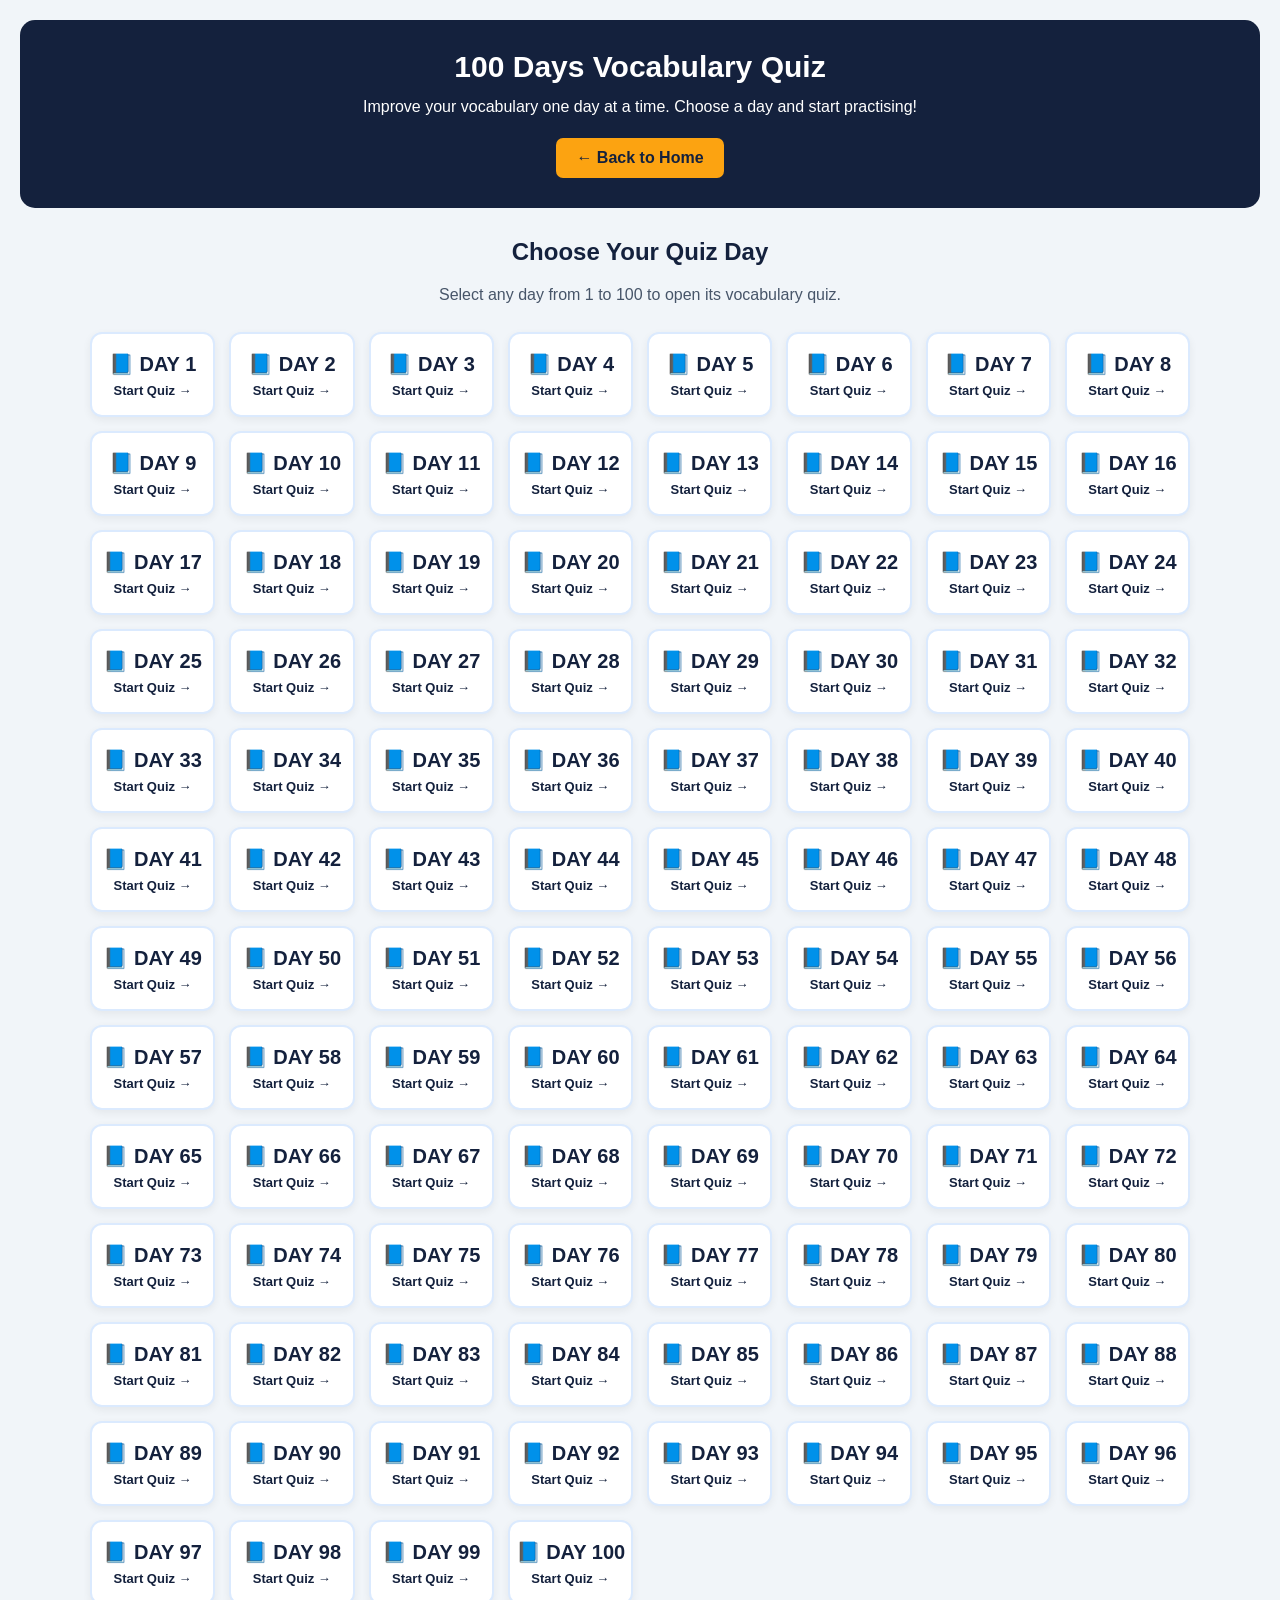
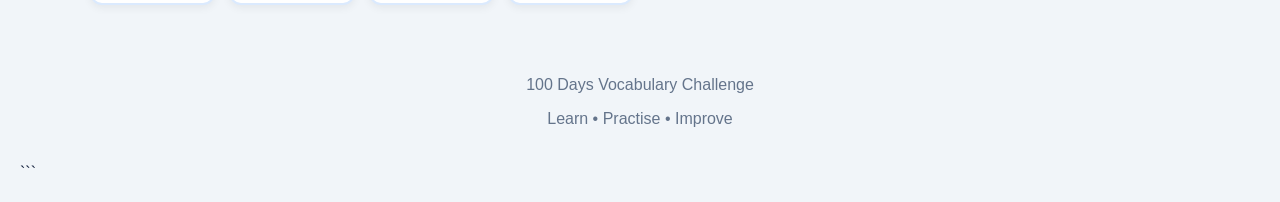
<file: days.html>
<!DOCTYPE html>
<html lang="en">
<head>
  <meta charset="UTF-8">
  <meta name="viewport" content="width=device-width, initial-scale=1.0">

  <title>100 Days Vocabulary Quiz</title>

  <meta name="description"
        content="Practice vocabulary with 100 days of online quizzes.">

  <style>
    * {
      box-sizing: border-box;
    }

    body {
      margin: 0;
      padding: 20px;
      font-family: Arial, sans-serif;
      background: #f1f5f9;
      color: #14213d;
    }

    header {
      background: #14213d;
      color: white;
      text-align: center;
      padding: 30px 15px;
      border-radius: 15px;
    }

    header h1 {
      margin: 0 0 10px;
      font-size: 30px;
    }

    header p {
      margin: 0;
      line-height: 1.6;
    }

    .home {
      display: inline-block;
      margin-top: 18px;
      padding: 11px 20px;
      background: #fca311;
      color: #14213d;
      text-decoration: none;
      font-weight: bold;
      border-radius: 7px;
    }

    .section-title {
      text-align: center;
      margin: 30px 0 10px;
    }

    .description {
      text-align: center;
      color: #475569;
      line-height: 1.6;
    }

    .days {
      display: grid;
      grid-template-columns: repeat(
        auto-fit,
        minmax(115px, 1fr)
      );
      gap: 14px;
      max-width: 1100px;
      margin: 25px auto;
    }

    .day-button {
      display: flex;
      min-height: 85px;
      flex-direction: column;
      justify-content: center;
      align-items: center;
      gap: 7px;
      background: white;
      color: #14213d;
      border: 2px solid #dbeafe;
      border-radius: 12px;
      text-decoration: none;
      font-weight: bold;
      box-shadow: 0 3px 8px rgba(0, 0, 0, 0.06);
      transition: 0.2s;
    }

    .day-button:hover {
      background: #2563eb;
      color: white;
      border-color: #2563eb;
      transform: translateY(-3px);
    }

    .day-number {
      font-size: 20px;
    }

    .day-label {
      font-size: 13px;
    }

    footer {
      text-align: center;
      margin-top: 35px;
      padding: 20px;
      color: #64748b;
    }

    @media (max-width: 480px) {
      body {
        padding: 12px;
      }

      header h1 {
        font-size: 24px;
      }

      .days {
        grid-template-columns: repeat(2, 1fr);
        gap: 10px;
      }
    }
  </style>
</head>

<body>

  <header>
    <h1>100 Days Vocabulary Quiz</h1>

    <p>
      Improve your vocabulary one day at a time.
      Choose a day and start practising!
    </p>

    <a class="home" href="index.html">
      ← Back to Home
    </a>
  </header>

  <main>
    <h2 class="section-title">Choose Your Quiz Day</h2>

    <p class="description">
      Select any day from 1 to 100 to open its vocabulary quiz.
    </p>

    <div class="days" id="days-container"></div>
  </main>

  <footer>
    <p>100 Days Vocabulary Challenge</p>
    <p>Learn • Practise • Improve</p>
  </footer>

  <script>
    const container = document.getElementById("days-container");

    for (let day = 1; day <= 100; day++) {
      const link = document.createElement("a");

      link.className = "day-button";
      link.href = "quizzes/day" + day + ".htm";

      link.innerHTML = `
        <span class="day-number">📘 DAY ${day}</span>
        <span class="day-label">Start Quiz →</span>
      `;

      container.appendChild(link);
    }
  </script>

</body>
</html>
```
</file>
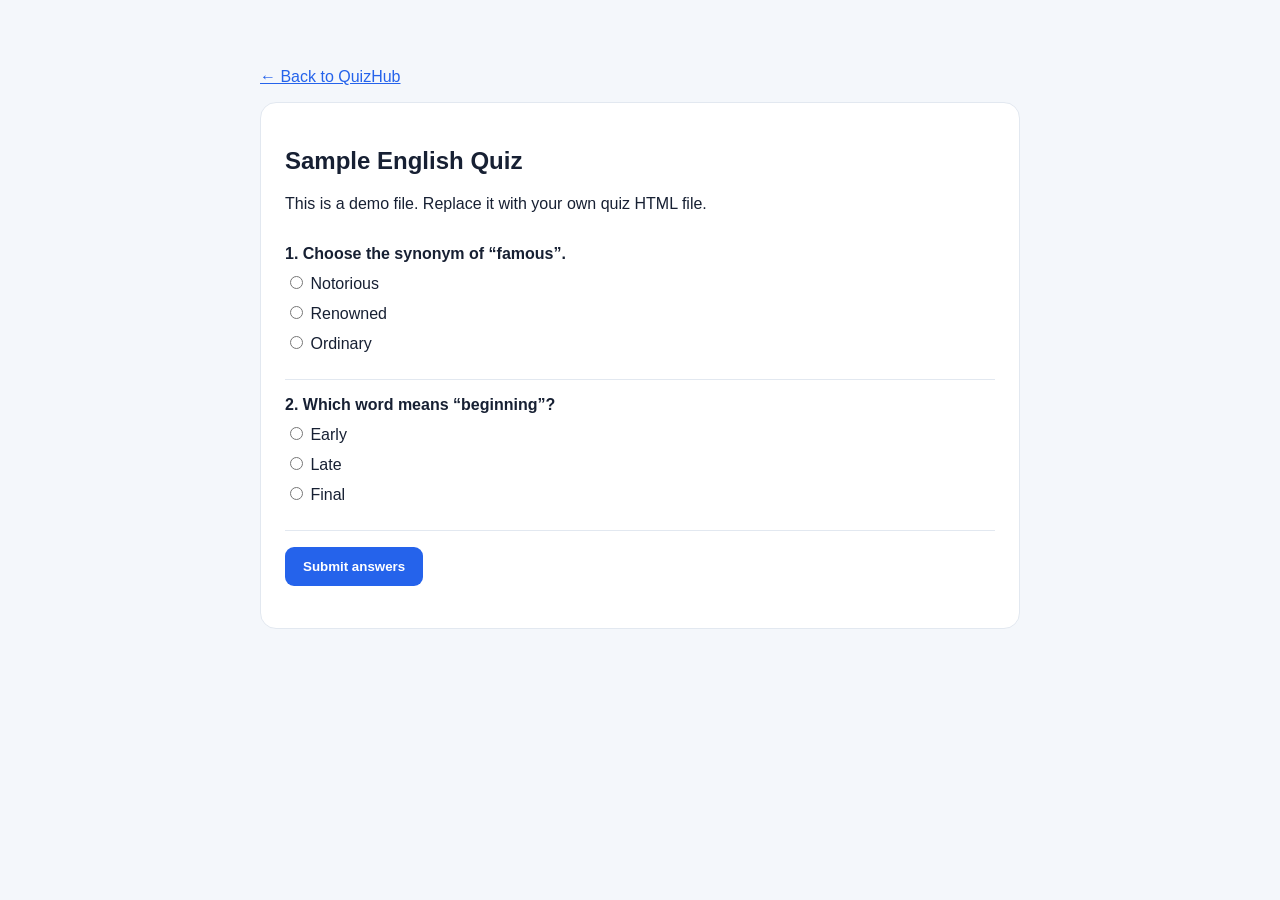
<file: sample-quiz.html>
<!doctype html>
<html lang="en">
<head>
<meta charset="utf-8"><meta name="viewport" content="width=device-width, initial-scale=1">
<title>Sample Quiz</title>
<style>
body{font-family:Arial,sans-serif;background:#f4f7fb;margin:0;color:#172033}.wrap{max-width:760px;margin:32px auto;padding:20px}
.panel{background:white;border:1px solid #e2e8f0;border-radius:16px;padding:24px}
a{color:#2563eb}.question{padding:16px 0;border-bottom:1px solid #e2e8f0}label{display:block;margin:10px 0}
button{background:#2563eb;color:white;border:0;border-radius:9px;padding:12px 18px;cursor:pointer;font-weight:bold}
#result{font-weight:bold;margin-top:18px}
</style></head>
<body><main class="wrap"><p><a href="../index.html">← Back to QuizHub</a></p>
<section class="panel"><h1>Sample English Quiz</h1><p>This is a demo file. Replace it with your own quiz HTML file.</p>
<form id="quiz">
<div class="question"><strong>1. Choose the synonym of “famous”.</strong>
<label><input type="radio" name="q1" value="a"> Notorious</label>
<label><input type="radio" name="q1" value="b"> Renowned</label>
<label><input type="radio" name="q1" value="c"> Ordinary</label></div>
<div class="question"><strong>2. Which word means “beginning”?</strong>
<label><input type="radio" name="q2" value="a"> Early</label>
<label><input type="radio" name="q2" value="b"> Late</label>
<label><input type="radio" name="q2" value="c"> Final</label></div>
<p><button type="submit">Submit answers</button></p><div id="result" aria-live="polite"></div></form>
</section></main>
<script>
document.getElementById('quiz').addEventListener('submit', function(e){
 e.preventDefault(); const answers={q1:'b',q2:'a'}; let score=0;
 for(const [q,a] of Object.entries(answers)){if(new FormData(this).get(q)===a)score++;}
 document.getElementById('result').textContent=`Your score: ${score} / ${Object.keys(answers).length}`;
});
</script></body></html>
</file>
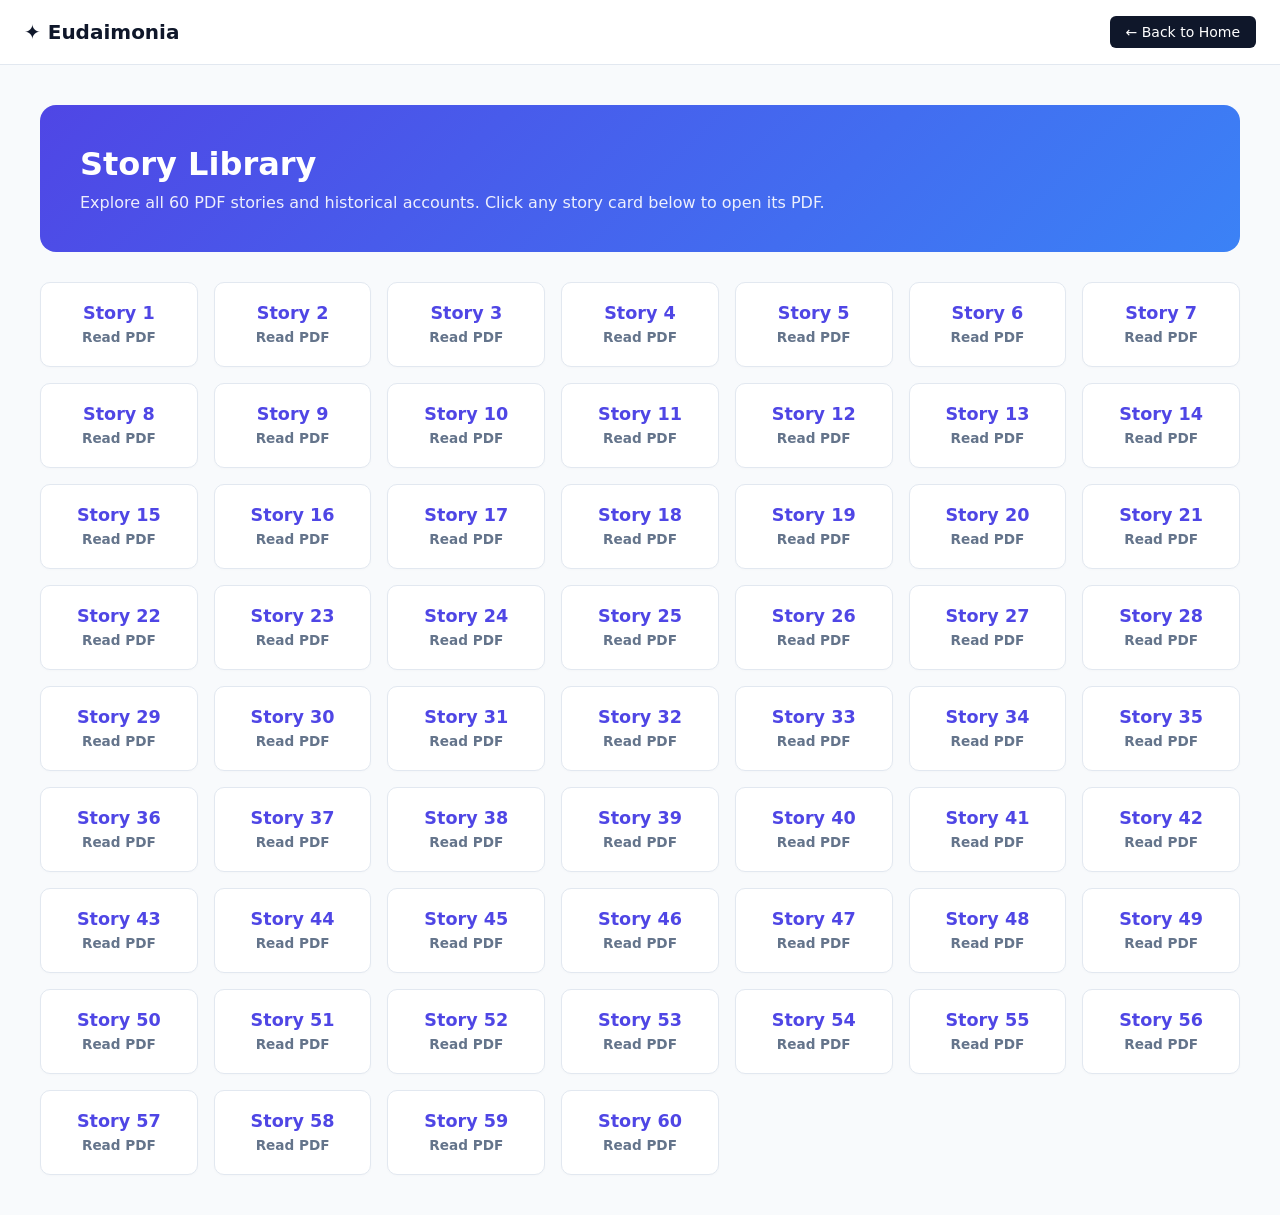
<file: stories.html>
<!DOCTYPE html>
<html lang="en">
<head>
    <meta charset="UTF-8">
    <meta name="viewport" content="width=device-width, initial-scale=1.0">
    <title>Eudaimonia | 60 Stories Library</title>
    <style>
        :root {
            --bg-color: #f8fafc;
            --card-bg: #ffffff;
            --text-main: #0f172a;
            --text-muted: #64748b;
            --accent: #4f46e5;
            --border-color: #e2e8f0;
        }

        body {
            font-family: system-ui, -apple-system, BlinkMacSystemFont, 'Segoe UI', Roboto, sans-serif;
            background-color: var(--bg-color);
            color: var(--text-main);
            margin: 0;
            padding: 0;
        }

        header {
            background: #ffffff;
            border-bottom: 1px solid var(--border-color);
            padding: 16px 24px;
            display: flex;
            justify-content: space-between;
            align-items: center;
        }

        .logo-area {
            display: flex;
            align-items: center;
            gap: 10px;
            font-weight: bold;
            font-size: 1.25rem;
            color: #0f172a;
            text-decoration: none;
        }

        .back-btn {
            background: #0f172a;
            color: white;
            padding: 8px 16px;
            border-radius: 6px;
            text-decoration: none;
            font-size: 0.875rem;
            font-weight: 500;
        }

        .container {
            max-width: 1200px;
            margin: 40px auto;
            padding: 0 20px;
        }

        .hero-banner {
            background: linear-gradient(135deg, #4f46e5 0%, #3b82f6 100%);
            color: white;
            padding: 40px;
            border-radius: 16px;
            margin-bottom: 30px;
        }

        .hero-banner h1 {
            margin: 0 0 10px 0;
            font-size: 2rem;
        }

        .hero-banner p {
            margin: 0;
            opacity: 0.9;
        }

        .grid-container {
            display: grid;
            grid-template-columns: repeat(auto-fill, minmax(140px, 1fr));
            gap: 16px;
        }

        .story-card {
            background: var(--card-bg);
            border: 1px solid var(--border-color);
            border-radius: 10px;
            padding: 20px 12px;
            text-align: center;
            text-decoration: none;
            color: var(--text-main);
            font-weight: 600;
            box-shadow: 0 1px 3px rgba(0,0,0,0.02);
            transition: all 0.2s ease;
        }

        .story-card:hover {
            border-color: var(--accent);
            transform: translateY(-2px);
            box-shadow: 0 4px 6px rgba(0,0,0,0.05);
            background: #faf5ff;
        }

        .story-number {
            font-size: 1.1rem;
            color: var(--accent);
            display: block;
            margin-bottom: 4px;
        }

        .story-label {
            font-size: 0.85rem;
            color: var(--text-muted);
        }
    </style>
</head>
<body>

    <header>
        <a href="index.html" class="logo-area">
            ✦ Eudaimonia
        </a>
        <a href="index.html" class="back-btn">← Back to Home</a>
    </header>

    <div class="container">
        <div class="hero-banner">
            <h1>Story Library</h1>
            <p>Explore all 60 PDF stories and historical accounts. Click any story card below to open its PDF.</p>
        </div>

        <div class="grid-container" id="story-grid">
            <!-- JavaScript automatically builds all 60 cards here -->
        </div>
    </div>

    <script>
        const grid = document.getElementById('story-grid');
        
        // Loop from 1 to 60 to build each card automatically
        for (let i = 1; i <= 60; i++) {
            const card = document.createElement('a');
            
            // This links to your folder "pdfs" and files named story1.pdf, story2.pdf, etc.
            card.href = `pdfs/story${i}.pdf`; 
            card.target = "_blank"; // Opens the PDF in a new clean tab
            card.className = 'story-card';
            
            card.innerHTML = `
                <span class="story-number">Story ${i}</span>
                <span class="story-label">Read PDF</span>
            `;
            
            grid.appendChild(card);
        }
    </script>

</body>
</html>
</file>
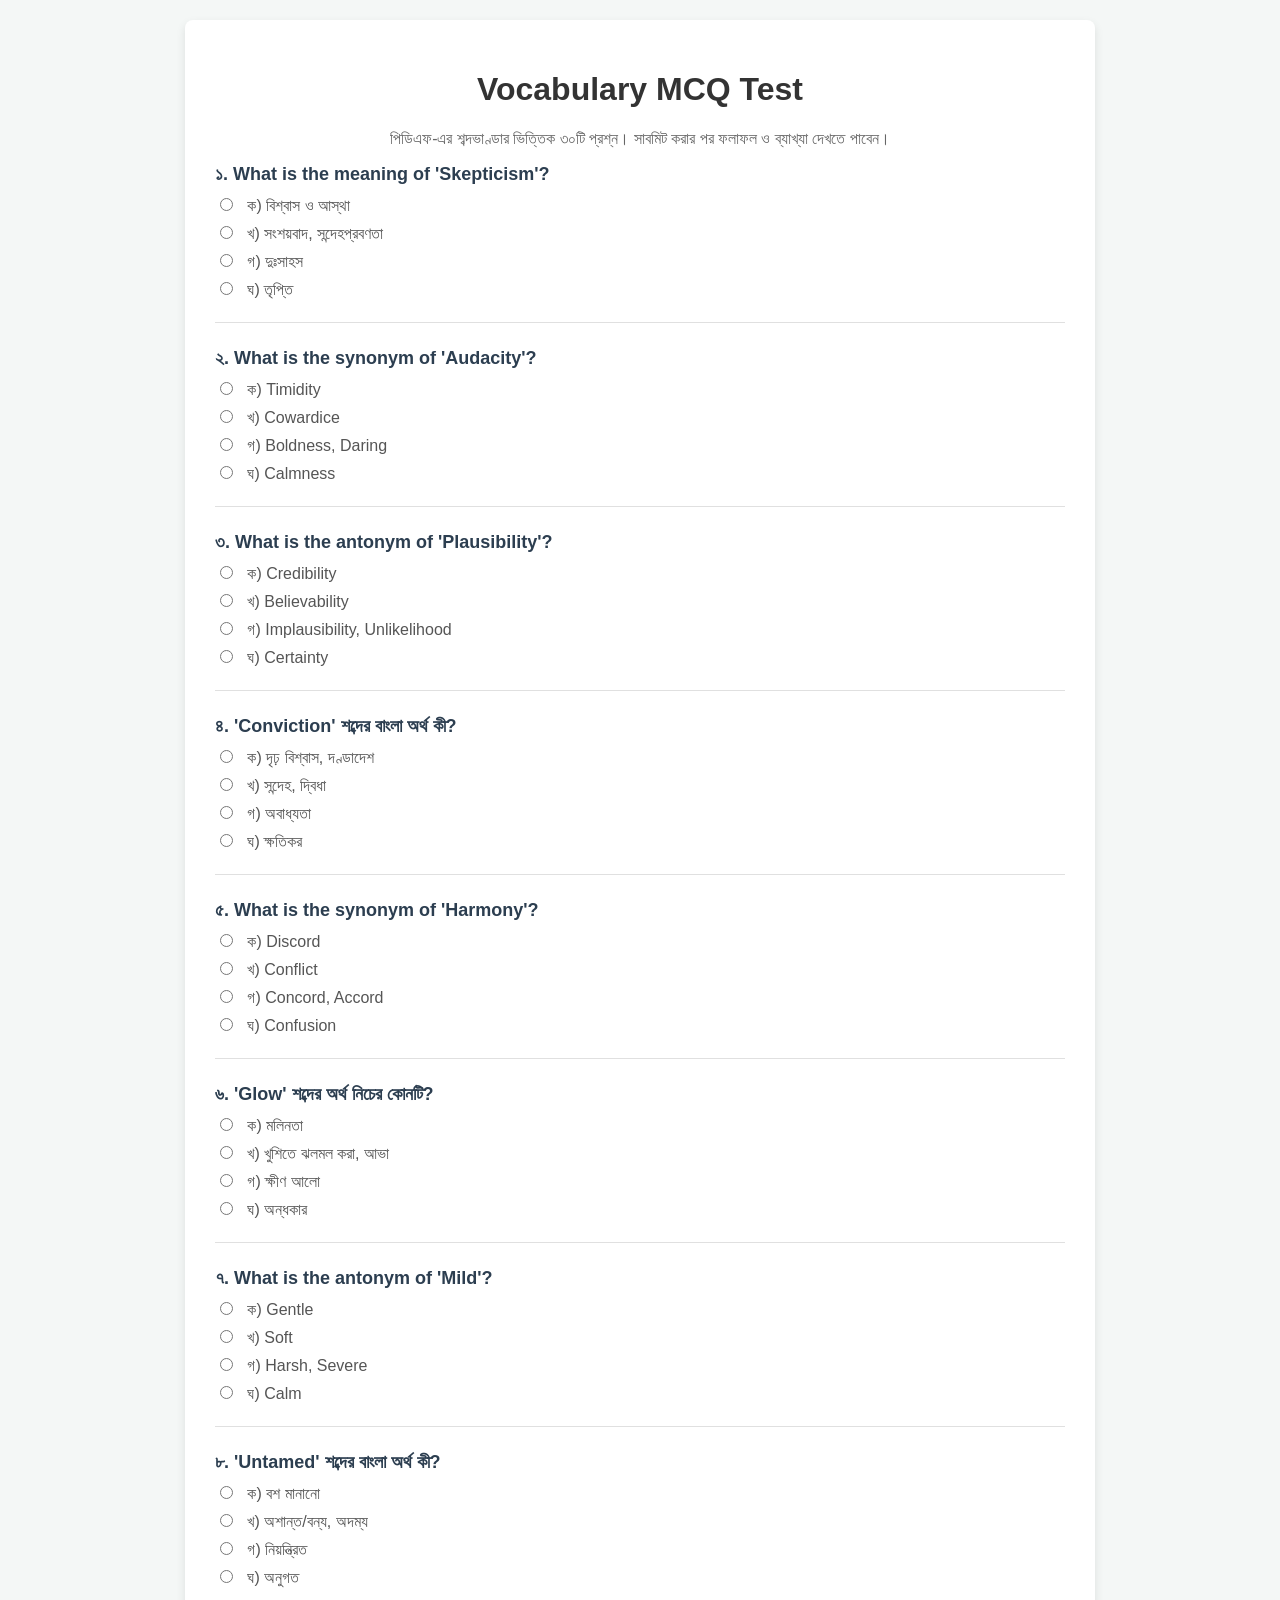
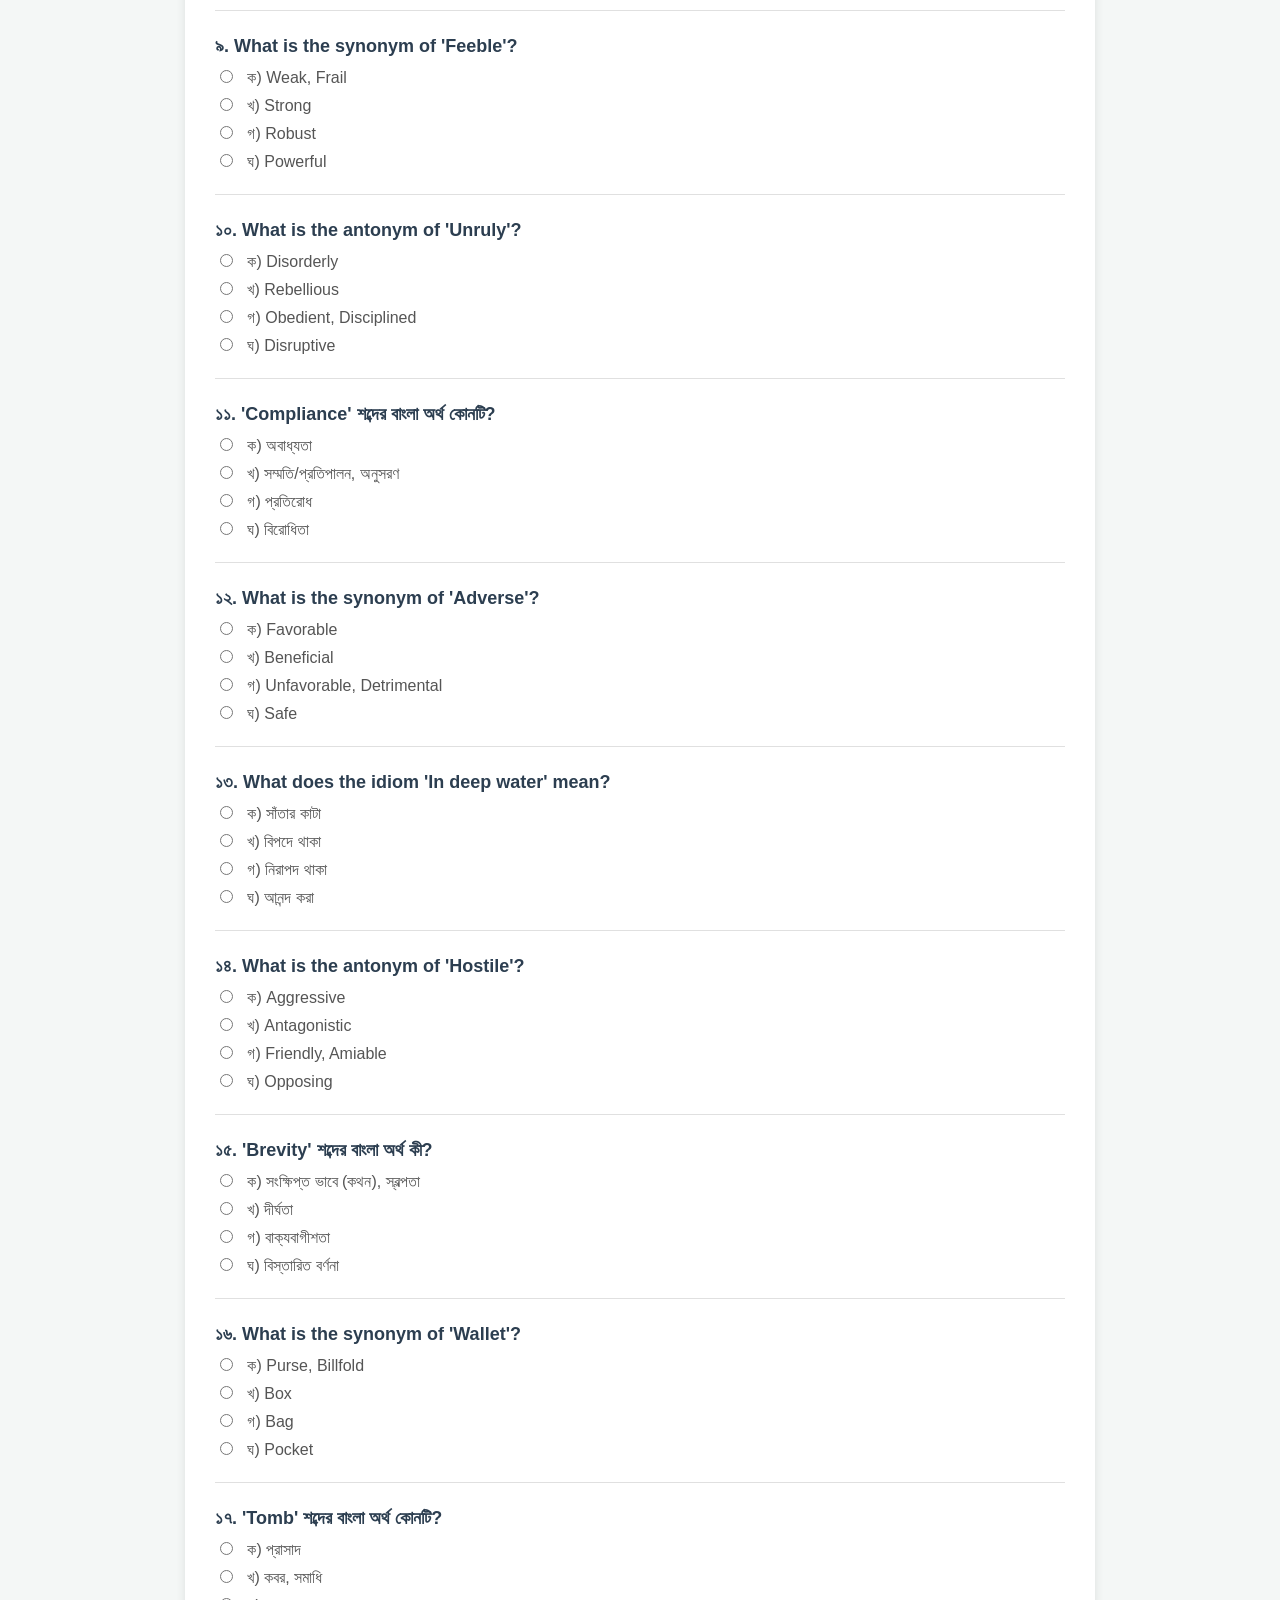
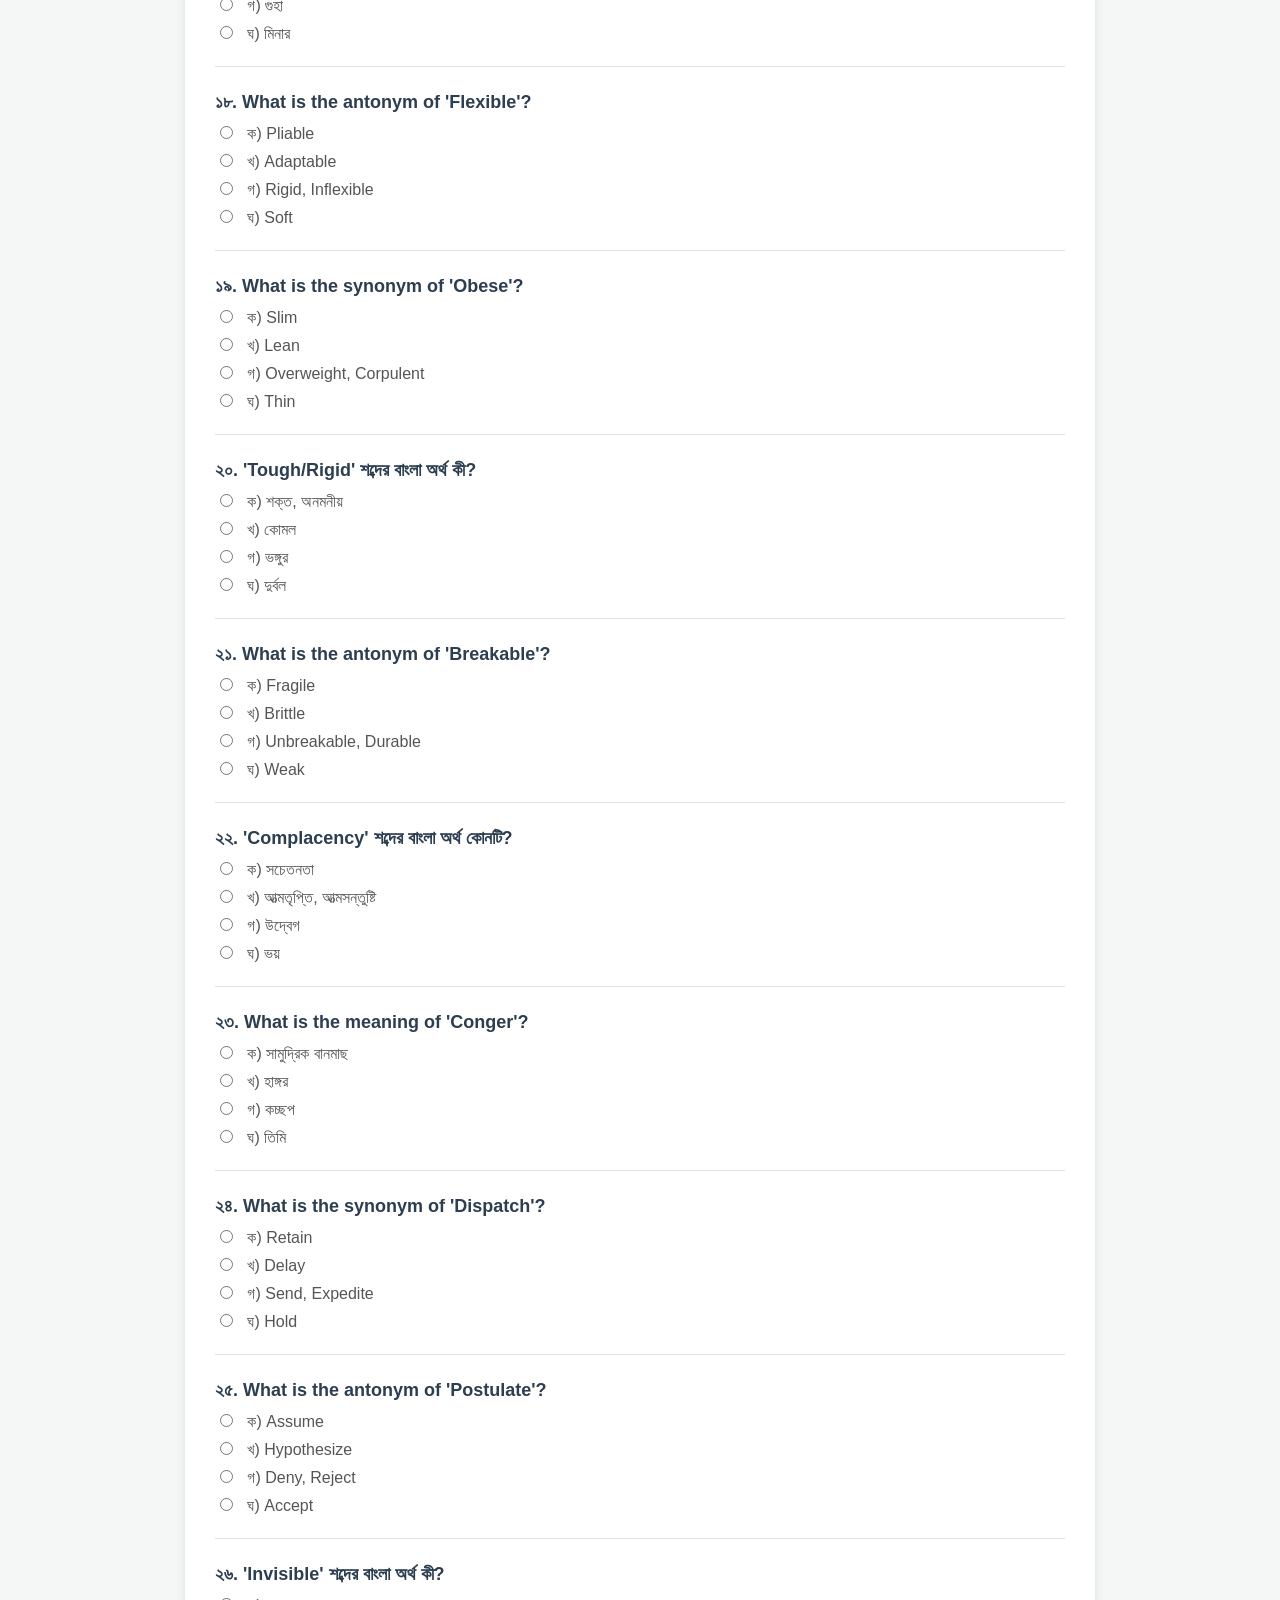
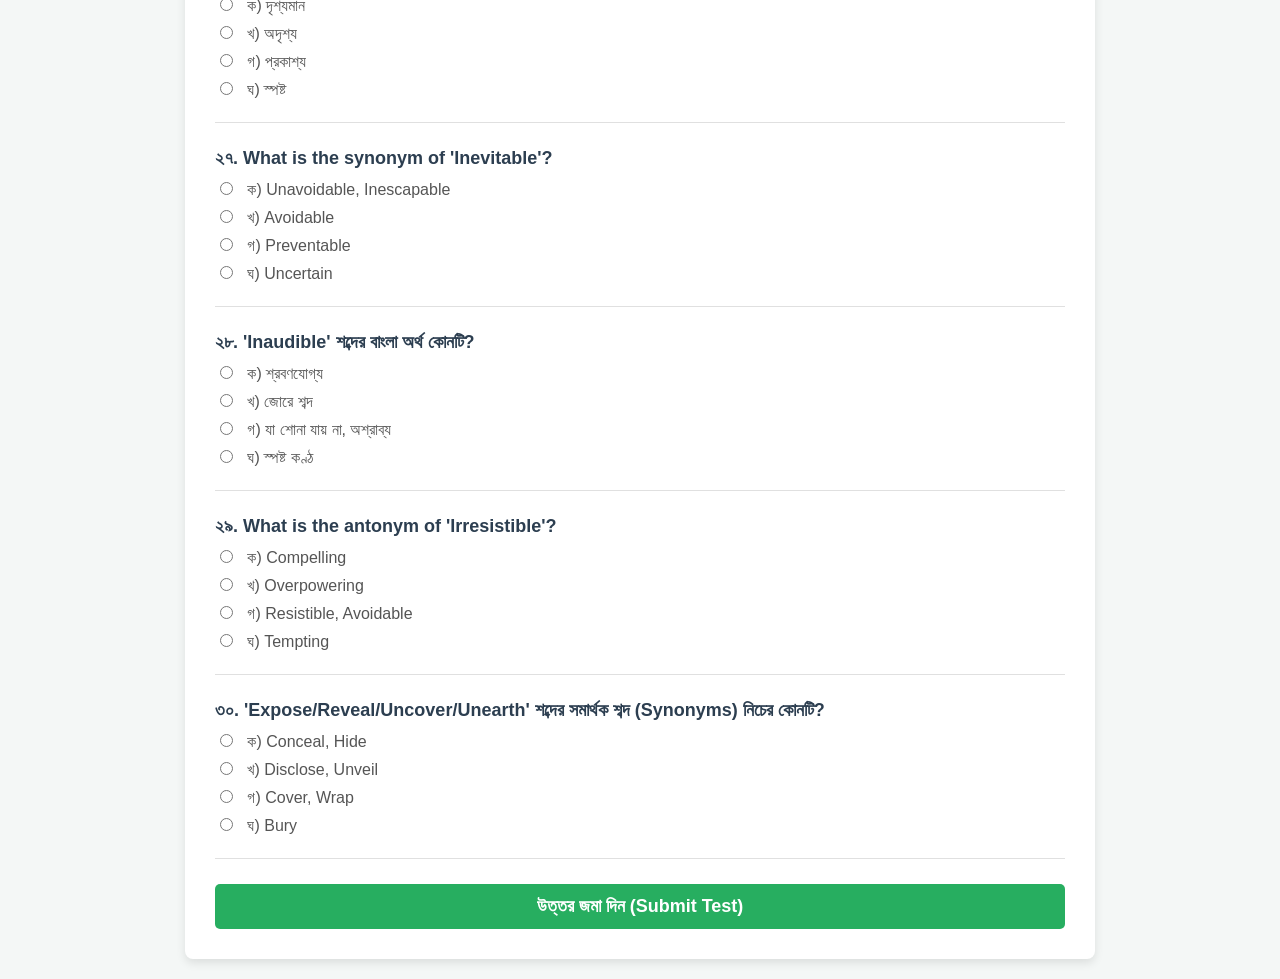
<file: quizzes/43.htm>
<!DOCTYPE html>
<html lang="bn">
<head>
    <meta charset="UTF-8">
    <meta name="viewport" content="width=device-width, initial-scale=1.0">
    <title>Vocabulary MCQ Test & Result System (Day-43)</title>
    <style>
        body {
            font-family: 'SolaimanLipi', Arial, sans-serif;
            background-color: #f4f7f6;
            margin: 0;
            padding: 20px;
        }
        .container {
            max-width: 850px;
            background: #ffffff;
            margin: 0 auto;
            padding: 30px;
            border-radius: 8px;
            box-shadow: 0 4px 10px rgba(0,0,0,0.1);
        }
        h1, h2 {
            text-align: center;
            color: #333;
        }
        .question-box {
            margin-bottom: 25px;
            padding-bottom: 15px;
            border-bottom: 1px solid #e0e0e0;
        }
        .question-title {
            font-size: 18px;
            font-weight: bold;
            color: #2c3e50;
            margin-bottom: 10px;
        }
        .options label {
            display: block;
            margin: 8px 0;
            font-size: 16px;
            cursor: pointer;
            color: #555;
        }
        .options input {
            margin-right: 10px;
        }
        .submit-btn {
            display: block;
            width: 100%;
            background-color: #27ae60;
            color: white;
            padding: 12px;
            font-size: 18px;
            font-weight: bold;
            border: none;
            border-radius: 5px;
            cursor: pointer;
            text-align: center;
            margin-top: 20px;
        }
        .submit-btn:hover {
            background-color: #219653;
        }
        /* Result and Explanation Styling */
        #result-section {
            display: none;
            margin-top: 30px;
            padding: 20px;
            background: #e8f8f5;
            border: 2px solid #27ae60;
            border-radius: 8px;
        }
        .score-card {
            font-size: 20px;
            font-weight: bold;
            text-align: center;
            color: #2c3e50;
            margin-bottom: 20px;
        }
        .explanation {
            font-size: 14px;
            color: #e74c3c;
            margin-top: 5px;
            display: none;
            background: #fadbd8;
            padding: 8px;
            border-radius: 4px;
        }
        .correct-ans {
            color: #27ae60;
            font-weight: bold;
        }
        .wrong-ans {
            color: #c0392b;
            font-weight: bold;
        }
        .examiner-box {
            margin-top: 40px;
            padding: 15px;
            background: #fcf3cf;
            border: 1px dashed #f39c12;
            border-radius: 5px;
        }
    </style>
</head>
<body>

<div class="container">
    <h1>Vocabulary MCQ Test</h1>
    <p style="text-align: center; color: #666;">পিডিএফ-এর শব্দভাণ্ডার ভিত্তিক ৩০টি প্রশ্ন। সাবমিট করার পর ফলাফল ও ব্যাখ্যা দেখতে পাবেন।</p>
    
    <form id="quizForm">

        <!-- Question 1 -->
        <div class="question-box" data-correct="B">
            <div class="question-title">১. What is the meaning of 'Skepticism'?</div>
            <div class="options">
                <label><input type="radio" name="q1" value="A"> ক) বিশ্বাস ও আস্থা</label>
                <label><input type="radio" name="q1" value="B"> খ) সংশয়বাদ, সন্দেহপ্রবণতা</label>
                <label><input type="radio" name="q1" value="C"> গ) দুঃসাহস</label>
                <label><input type="radio" name="q1" value="D"> ঘ) তৃপ্তি</label>
            </div>
            <div class="explanation">সঠিক উত্তর: খ) সংশয়বাদ, সন্দেহপ্রবণতা। (পিডিএফ অনুযায়ী Skepticism অর্থ সংশয়বাদ বা সন্দেহপ্রবণতা)।</div>
        </div>

        <!-- Question 2 -->
        <div class="question-box" data-correct="C">
            <div class="question-title">২. What is the synonym of 'Audacity'?</div>
            <div class="options">
                <label><input type="radio" name="q2" value="A"> ক) Timidity</label>
                <label><input type="radio" name="q2" value="B"> খ) Cowardice</label>
                <label><input type="radio" name="q2" value="C"> গ) Boldness, Daring</label>
                <label><input type="radio" name="q2" value="D"> ঘ) Calmness</label>
            </div>
            <div class="explanation">সঠিক উত্তর: গ) Boldness, Daring। (Audacity এর সমার্থক শব্দ Boldness, Daring)।</div>
        </div>

        <!-- Question 3 -->
        <div class="question-box" data-correct="C">
            <div class="question-title">৩. What is the antonym of 'Plausibility'?</div>
            <div class="options">
                <label><input type="radio" name="q3" value="A"> ক) Credibility</label>
                <label><input type="radio" name="q3" value="B"> খ) Believability</label>
                <label><input type="radio" name="q3" value="C"> গ) Implausibility, Unlikelihood</label>
                <label><input type="radio" name="q3" value="D"> ঘ) Certainty</label>
            </div>
            <div class="explanation">সঠিক উত্তর: গ) Implausibility, Unlikelihood।</div>
        </div>

        <!-- Question 4 -->
        <div class="question-box" data-correct="A">
            <div class="question-title">৪. 'Conviction' শব্দের বাংলা অর্থ কী?</div>
            <div class="options">
                <label><input type="radio" name="q4" value="A"> ক) দৃঢ় বিশ্বাস, দণ্ডাদেশ</label>
                <label><input type="radio" name="q4" value="B"> খ) সন্দেহ, দ্বিধা</label>
                <label><input type="radio" name="q4" value="C"> গ) অবাধ্যতা</label>
                <label><input type="radio" name="q4" value="D"> ঘ) ক্ষতিকর</label>
            </div>
            <div class="explanation">সঠিক উত্তর: ক) দৃঢ় বিশ্বাস, দণ্ডাদেশ।</div>
        </div>

        <!-- Question 5 -->
        <div class="question-box" data-correct="C">
            <div class="question-title">৫. What is the synonym of 'Harmony'?</div>
            <div class="options">
                <label><input type="radio" name="q5" value="A"> ক) Discord</label>
                <label><input type="radio" name="q5" value="B"> খ) Conflict</label>
                <label><input type="radio" name="q5" value="C"> গ) Concord, Accord</label>
                <label><input type="radio" name="q5" value="D"> ঘ) Confusion</label>
            </div>
            <div class="explanation">সঠিক উত্তর: গ) Concord, Accord।</div>
        </div>

        <!-- Question 6 -->
        <div class="question-box" data-correct="B">
            <div class="question-title">৬. 'Glow' শব্দের অর্থ নিচের কোনটি?</div>
            <div class="options">
                <label><input type="radio" name="q6" value="A"> ক) মলিনতা</label>
                <label><input type="radio" name="q6" value="B"> খ) খুশিতে ঝলমল করা, আভা</label>
                <label><input type="radio" name="q6" value="C"> গ) ক্ষীণ আলো</label>
                <label><input type="radio" name="q6" value="D"> ঘ) অন্ধকার</label>
            </div>
            <div class="explanation">সঠিক উত্তর: খ) খুশিতে ঝলমল করা, আভা।</div>
        </div>

        <!-- Question 7 -->
        <div class="question-box" data-correct="C">
            <div class="question-title">৭. What is the antonym of 'Mild'?</div>
            <div class="options">
                <label><input type="radio" name="q7" value="A"> ক) Gentle</label>
                <label><input type="radio" name="q7" value="B"> খ) Soft</label>
                <label><input type="radio" name="q7" value="C"> গ) Harsh, Severe</label>
                <label><input type="radio" name="q7" value="D"> ঘ) Calm</label>
            </div>
            <div class="explanation">সঠিক উত্তর: গ) Harsh, Severe।</div>
        </div>

        <!-- Question 8 -->
        <div class="question-box" data-correct="B">
            <div class="question-title">৮. 'Untamed' শব্দের বাংলা অর্থ কী?</div>
            <div class="options">
                <label><input type="radio" name="q8" value="A"> ক) বশ মানানো</label>
                <label><input type="radio" name="q8" value="B"> খ) অশান্ত/বন্য, অদম্য</label>
                <label><input type="radio" name="q8" value="C"> গ) নিয়ন্ত্রিত</label>
                <label><input type="radio" name="q8" value="D"> ঘ) অনুগত</label>
            </div>
            <div class="explanation">সঠিক উত্তর: খ) অশান্ত/বন্য, অদম্য।</div>
        </div>

        <!-- Question 9 -->
        <div class="question-box" data-correct="A">
            <div class="question-title">৯. What is the synonym of 'Feeble'?</div>
            <div class="options">
                <label><input type="radio" name="q9" value="A"> ক) Weak, Frail</label>
                <label><input type="radio" name="q9" value="B"> খ) Strong</label>
                <label><input type="radio" name="q9" value="C"> গ) Robust</label>
                <label><input type="radio" name="q9" value="D"> ঘ) Powerful</label>
            </div>
            <div class="explanation">সঠিক উত্তর: ক) Weak, Frail।</div>
        </div>

        <!-- Question 10 -->
        <div class="question-box" data-correct="C">
            <div class="question-title">১০. What is the antonym of 'Unruly'?</div>
            <div class="options">
                <label><input type="radio" name="q10" value="A"> ক) Disorderly</label>
                <label><input type="radio" name="q10" value="B"> খ) Rebellious</label>
                <label><input type="radio" name="q10" value="C"> গ) Obedient, Disciplined</label>
                <label><input type="radio" name="q10" value="D"> ঘ) Disruptive</label>
            </div>
            <div class="explanation">সঠিক উত্তর: গ) Obedient, Disciplined।</div>
        </div>

        <!-- Question 11 -->
        <div class="question-box" data-correct="B">
            <div class="question-title">১১. 'Compliance' শব্দের বাংলা অর্থ কোনটি?</div>
            <div class="options">
                <label><input type="radio" name="q11" value="A"> ক) অবাধ্যতা</label>
                <label><input type="radio" name="q11" value="B"> খ) সম্মতি/প্রতিপালন, অনুসরণ</label>
                <label><input type="radio" name="q11" value="C"> গ) প্রতিরোধ</label>
                <label><input type="radio" name="q11" value="D"> ঘ) বিরোধিতা</label>
            </div>
            <div class="explanation">সঠিক উত্তর: খ) সম্মতি/প্রতিপালন, অনুসরণ।</div>
        </div>

        <!-- Question 12 -->
        <div class="question-box" data-correct="C">
            <div class="question-title">১২. What is the synonym of 'Adverse'?</div>
            <div class="options">
                <label><input type="radio" name="q12" value="A"> ক) Favorable</label>
                <label><input type="radio" name="q12" value="B"> খ) Beneficial</label>
                <label><input type="radio" name="q12" value="C"> গ) Unfavorable, Detrimental</label>
                <label><input type="radio" name="q12" value="D"> ঘ) Safe</label>
            </div>
            <div class="explanation">সঠিক উত্তর: গ) Unfavorable, Detrimental।</div>
        </div>

        <!-- Question 13 -->
        <div class="question-box" data-correct="B">
            <div class="question-title">১৩. What does the idiom 'In deep water' mean?</div>
            <div class="options">
                <label><input type="radio" name="q13" value="A"> ক) সাঁতার কাটা</label>
                <label><input type="radio" name="q13" value="B"> খ) বিপদে থাকা</label>
                <label><input type="radio" name="q13" value="C"> গ) নিরাপদ থাকা</label>
                <label><input type="radio" name="q13" value="D"> ঘ) আনন্দ করা</label>
            </div>
            <div class="explanation">সঠিক উত্তর: খ) বিপদে থাকা।</div>
        </div>

        <!-- Question 14 -->
        <div class="question-box" data-correct="C">
            <div class="question-title">১৪. What is the antonym of 'Hostile'?</div>
            <div class="options">
                <label><input type="radio" name="q14" value="A"> ক) Aggressive</label>
                <label><input type="radio" name="q14" value="B"> খ) Antagonistic</label>
                <label><input type="radio" name="q14" value="C"> গ) Friendly, Amiable</label>
                <label><input type="radio" name="q14" value="D"> ঘ) Opposing</label>
            </div>
            <div class="explanation">সঠিক উত্তর: গ) Friendly, Amiable।</div>
        </div>

        <!-- Question 15 -->
        <div class="question-box" data-correct="A">
            <div class="question-title">১৫. 'Brevity' শব্দের বাংলা অর্থ কী?</div>
            <div class="options">
                <label><input type="radio" name="q15" value="A"> ক) সংক্ষিপ্ত ভাবে (কথন), স্বল্পতা</label>
                <label><input type="radio" name="q15" value="B"> খ) দীর্ঘতা</label>
                <label><input type="radio" name="q15" value="C"> গ) বাক্যবাগীশতা</label>
                <label><input type="radio" name="q15" value="D"> ঘ) বিস্তারিত বর্ণনা</label>
            </div>
            <div class="explanation">সঠিক উত্তর: ক) সংক্ষিপ্ত ভাবে (কথন), স্বল্পতা।</div>
        </div>

        <!-- Question 16 -->
        <div class="question-box" data-correct="A">
            <div class="question-title">১৬. What is the synonym of 'Wallet'?</div>
            <div class="options">
                <label><input type="radio" name="q16" value="A"> ক) Purse, Billfold</label>
                <label><input type="radio" name="q16" value="B"> খ) Box</label>
                <label><input type="radio" name="q16" value="C"> গ) Bag</label>
                <label><input type="radio" name="q16" value="D"> ঘ) Pocket</label>
            </div>
            <div class="explanation">সঠিক উত্তর: ক) Purse, Billfold।</div>
        </div>

        <!-- Question 17 -->
        <div class="question-box" data-correct="B">
            <div class="question-title">১৭. 'Tomb' শব্দের বাংলা অর্থ কোনটি?</div>
            <div class="options">
                <label><input type="radio" name="q17" value="A"> ক) প্রাসাদ</label>
                <label><input type="radio" name="q17" value="B"> খ) কবর, সমাধি</label>
                <label><input type="radio" name="q17" value="C"> গ) গুহা</label>
                <label><input type="radio" name="q17" value="D"> ঘ) মিনার</label>
            </div>
            <div class="explanation">সঠিক উত্তর: খ) কবর, সমাধি।</div>
        </div>

        <!-- Question 18 -->
        <div class="question-box" data-correct="C">
            <div class="question-title">১৮. What is the antonym of 'Flexible'?</div>
            <div class="options">
                <label><input type="radio" name="q18" value="A"> ক) Pliable</label>
                <label><input type="radio" name="q18" value="B"> খ) Adaptable</label>
                <label><input type="radio" name="q18" value="C"> গ) Rigid, Inflexible</label>
                <label><input type="radio" name="q18" value="D"> ঘ) Soft</label>
            </div>
            <div class="explanation">সঠিক উত্তর: গ) Rigid, Inflexible।</div>
        </div>

        <!-- Question 19 -->
        <div class="question-box" data-correct="C">
            <div class="question-title">১৯. What is the synonym of 'Obese'?</div>
            <div class="options">
                <label><input type="radio" name="q19" value="A"> ক) Slim</label>
                <label><input type="radio" name="q19" value="B"> খ) Lean</label>
                <label><input type="radio" name="q19" value="C"> গ) Overweight, Corpulent</label>
                <label><input type="radio" name="q19" value="D"> ঘ) Thin</label>
            </div>
            <div class="explanation">সঠিক উত্তর: গ) Overweight, Corpulent।</div>
        </div>

        <!-- Question 20 -->
        <div class="question-box" data-correct="A">
            <div class="question-title">২০. 'Tough/Rigid' শব্দের বাংলা অর্থ কী?</div>
            <div class="options">
                <label><input type="radio" name="q20" value="A"> ক) শক্ত, অনমনীয়</label>
                <label><input type="radio" name="q20" value="B"> খ) কোমল</label>
                <label><input type="radio" name="q20" value="C"> গ) ভঙ্গুর</label>
                <label><input type="radio" name="q20" value="D"> ঘ) দুর্বল</label>
            </div>
            <div class="explanation">সঠিক উত্তর: ক) শক্ত, অনমনীয়।</div>
        </div>

        <!-- Question 21 -->
        <div class="question-box" data-correct="C">
            <div class="question-title">২১. What is the antonym of 'Breakable'?</div>
            <div class="options">
                <label><input type="radio" name="q21" value="A"> ক) Fragile</label>
                <label><input type="radio" name="q21" value="B"> খ) Brittle</label>
                <label><input type="radio" name="q21" value="C"> গ) Unbreakable, Durable</label>
                <label><input type="radio" name="q21" value="D"> ঘ) Weak</label>
            </div>
            <div class="explanation">সঠিক উত্তর: গ) Unbreakable, Durable।</div>
        </div>

        <!-- Question 22 -->
        <div class="question-box" data-correct="B">
            <div class="question-title">২২. 'Complacency' শব্দের বাংলা অর্থ কোনটি?</div>
            <div class="options">
                <label><input type="radio" name="q22" value="A"> ক) সচেতনতা</label>
                <label><input type="radio" name="q22" value="B"> খ) আত্মতৃপ্তি, আত্মসন্তুষ্টি</label>
                <label><input type="radio" name="q22" value="C"> গ) উদ্বেগ</label>
                <label><input type="radio" name="q22" value="D"> ঘ) ভয়</label>
            </div>
            <div class="explanation">সঠিক উত্তর: খ) আত্মতৃপ্তি, আত্মসন্তুষ্টি।</div>
        </div>

        <!-- Question 23 -->
        <div class="question-box" data-correct="A">
            <div class="question-title">২৩. What is the meaning of 'Conger'?</div>
            <div class="options">
                <label><input type="radio" name="q23" value="A"> ক) সামুদ্রিক বানমাছ</label>
                <label><input type="radio" name="q23" value="B"> খ) হাঙ্গর</label>
                <label><input type="radio" name="q23" value="C"> গ) কচ্ছপ</label>
                <label><input type="radio" name="q23" value="D"> ঘ) তিমি</label>
            </div>
            <div class="explanation">সঠিক উত্তর: ক) সামুদ্রিক বানমাছ।</div>
        </div>

        <!-- Question 24 -->
        <div class="question-box" data-correct="C">
            <div class="question-title">২৪. What is the synonym of 'Dispatch'?</div>
            <div class="options">
                <label><input type="radio" name="q24" value="A"> ক) Retain</label>
                <label><input type="radio" name="q24" value="B"> খ) Delay</label>
                <label><input type="radio" name="q24" value="C"> গ) Send, Expedite</label>
                <label><input type="radio" name="q24" value="D"> ঘ) Hold</label>
            </div>
            <div class="explanation">সঠিক উত্তর: গ) Send, Expedite।</div>
        </div>

        <!-- Question 25 -->
        <div class="question-box" data-correct="C">
            <div class="question-title">২৫. What is the antonym of 'Postulate'?</div>
            <div class="options">
                <label><input type="radio" name="q25" value="A"> ক) Assume</label>
                <label><input type="radio" name="q25" value="B"> খ) Hypothesize</label>
                <label><input type="radio" name="q25" value="C"> গ) Deny, Reject</label>
                <label><input type="radio" name="q25" value="D"> ঘ) Accept</label>
            </div>
            <div class="explanation">সঠিক উত্তর: গ) Deny, Reject।</div>
        </div>

        <!-- Question 26 -->
        <div class="question-box" data-correct="B">
            <div class="question-title">২৬. 'Invisible' শব্দের বাংলা অর্থ কী?</div>
            <div class="options">
                <label><input type="radio" name="q26" value="A"> ক) দৃশ্যমান</label>
                <label><input type="radio" name="q26" value="B"> খ) অদৃশ্য</label>
                <label><input type="radio" name="q26" value="C"> গ) প্রকাশ্য</label>
                <label><input type="radio" name="q26" value="D"> ঘ) স্পষ্ট</label>
            </div>
            <div class="explanation">সঠিক উত্তর: খ) অদৃশ্য।</div>
        </div>

        <!-- Question 27 -->
        <div class="question-box" data-correct="A">
            <div class="question-title">২৭. What is the synonym of 'Inevitable'?</div>
            <div class="options">
                <label><input type="radio" name="q27" value="A"> ক) Unavoidable, Inescapable</label>
                <label><input type="radio" name="q27" value="B"> খ) Avoidable</label>
                <label><input type="radio" name="q27" value="C"> গ) Preventable</label>
                <label><input type="radio" name="q27" value="D"> ঘ) Uncertain</label>
            </div>
            <div class="explanation">সঠিক উত্তর: ক) Unavoidable, Inescapable।</div>
        </div>

        <!-- Question 28 -->
        <div class="question-box" data-correct="C">
            <div class="question-title">২৮. 'Inaudible' শব্দের বাংলা অর্থ কোনটি?</div>
            <div class="options">
                <label><input type="radio" name="q28" value="A"> ক) শ্রবণযোগ্য</label>
                <label><input type="radio" name="q28" value="B"> খ) জোরে শব্দ</label>
                <label><input type="radio" name="q28" value="C"> গ) যা শোনা যায় না, অশ্রাব্য</label>
                <label><input type="radio" name="q28" value="D"> ঘ) স্পষ্ট কণ্ঠ</label>
            </div>
            <div class="explanation">সঠিক উত্তর: গ) যা শোনা যায় না, অশ্রাব্য।</div>
        </div>

        <!-- Question 29 -->
        <div class="question-box" data-correct="C">
            <div class="question-title">২৯. What is the antonym of 'Irresistible'?</div>
            <div class="options">
                <label><input type="radio" name="q29" value="A"> ক) Compelling</label>
                <label><input type="radio" name="q29" value="B"> খ) Overpowering</label>
                <label><input type="radio" name="q29" value="C"> গ) Resistible, Avoidable</label>
                <label><input type="radio" name="q29" value="D"> ঘ) Tempting</label>
            </div>
            <div class="explanation">সঠিক উত্তর: গ) Resistible, Avoidable।</div>
        </div>

        <!-- Question 30 -->
        <div class="question-box" data-correct="B">
            <div class="question-title">৩০. 'Expose/Reveal/Uncover/Unearth' শব্দের সমার্থক শব্দ (Synonyms) নিচের কোনটি?</div>
            <div class="options">
                <label><input type="radio" name="q30" value="A"> ক) Conceal, Hide</label>
                <label><input type="radio" name="q30" value="B"> খ) Disclose, Unveil</label>
                <label><input type="radio" name="q30" value="C"> গ) Cover, Wrap</label>
                <label><input type="radio" name="q30" value="D"> ঘ) Bury</label>
            </div>
            <div class="explanation">সঠিক উত্তর: খ) Disclose, Unveil।</div>
        </div>

        <button type="button" class="submit-btn" onclick="submitQuiz()">উত্তর জমা দিন (Submit Test)</button>
    </form>

    <!-- Result Section for Examinee and Examiner -->
    <div id="result-section">
        <h2>পরীক্ষার ফলাফল (Test Evaluation Report)</h2>
        <div class="score-card" id="scoreCard"></div>
        
        <div class="examiner-box">
            <h3>Examiner / Teacher Panel Summary</h3>
            <p id="examinerSummary"></p>
        </div>
    </div>
</div>

<script>
    function submitQuiz() {
        let totalQuestions = 30;
        let correctCount = 0;
        let wrongCount = 0;
        let unansweredCount = 0;

        let questionBoxes = document.querySelectorAll('.question-box');

        questionBoxes.forEach((box, index) => {
            let qNum = index + 1;
            let correctAnswer = box.getAttribute('data-correct');
            let selectedOption = document.querySelector(`input[name="q${qNum}"]:checked`);
            let explanationDiv = box.querySelector('.explanation');

            // Disable all inputs after submission (Lock answers)
            let inputs = box.querySelectorAll('input');
            inputs.forEach(input => input.disabled = true);

            // Show explanation
            explanationDiv.style.display = 'block';

            if (selectedOption) {
                let userVal = selectedOption.value;
                if (userVal === correctAnswer) {
                    correctCount++;
                    selectedOption.parentElement.style.color = '#27ae60';
                    selectedOption.parentElement.style.fontWeight = 'bold';
                } else {
                    wrongCount++;
                    selectedOption.parentElement.style.color = '#c0392b';
                    selectedOption.parentElement.style.fontWeight = 'bold';
                }
            } else {
                unansweredCount++;
            }
        });

        // Hide submit button after submission
        document.querySelector('.submit-btn').style.display = 'none';

        // Show result section
        let resultSection = document.getElementById('result-section');
        resultSection.style.display = 'block';

        // Display Score for Examinee
        let scoreCard = document.getElementById('scoreCard');
        scoreCard.innerHTML = `
            মোট প্রশ্ন: ${totalQuestions} | 
            <span class="correct-ans">সঠিক: ${correctCount}</span> | 
            <span class="wrong-ans">ভুল: ${wrongCount}</span> | 
            উত্তরহীন: ${unansweredCount} <br>
            প্রাপ্ত নম্বর (Marks): ${correctCount} / ${totalQuestions} (${((correctCount/totalQuestions)*100).toFixed(2)}%)
        `;

        // Display Examiner Summary
        let examinerSummary = document.getElementById('examinerSummary');
        examinerSummary.innerHTML = `
            <strong>পরীক্ষার্থী স্ট্যাটাস:</strong> মূল্যায়ন সম্পন্ন হয়েছে।<br>
            <strong>সঠিক উত্তরের হার:</strong> ${((correctCount/totalQuestions)*100).toFixed(1)}%<br>
            পরীক্ষার্থী প্রতিটি প্রশ্নের সঠিক উত্তর এবং লাল মার্ক করা ভুল অপশনগুলোর সাথে নিচে দেওয়া ব্যাখ্যা (Explanation) দেখতে পাচ্ছে।
        `;

        // Scroll to result
        resultSection.scrollIntoView({ behavior: 'smooth' });
    }
</script>

</body>
</html>
</file>
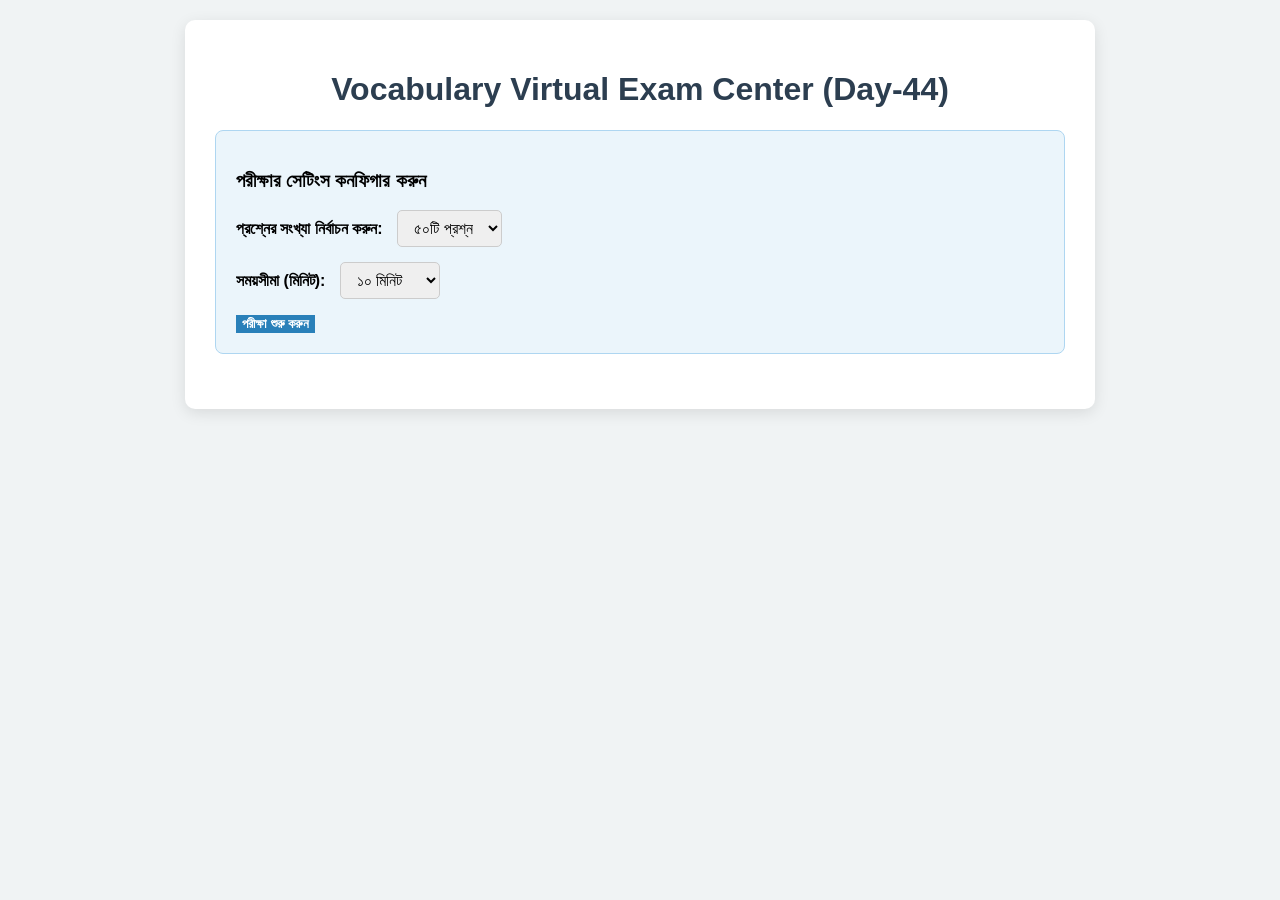
<file: quizzes/44 pdf.htm>
<!DOCTYPE html>
<html lang="bn">
<head>
    <meta charset="UTF-8">
    <meta name="viewport" content="width=device-width, initial-scale=1.0">
    <title>Advanced Vocabulary MCQ Exam Center (Day-44)</title>
    <style>
        body {
            font-family: 'SolaimanLipi', Arial, sans-serif;
            background-color: #f0f3f4;
            margin: 0;
            padding: 20px;
        }
        .container {
            max-width: 850px;
            background: #ffffff;
            margin: 0 auto;
            padding: 30px;
            border-radius: 10px;
            box-shadow: 0 4px 15px rgba(0,0,0,0.1);
        }
        h1, h2 { text-align: center; color: #2c3e50; }
        .setup-panel {
            background: #ebf5fb;
            padding: 20px;
            border-radius: 8px;
            margin-bottom: 25px;
            border: 1px solid #aed6f1;
        }
        .setup-group {
            margin-bottom: 15px;
        }
        .setup-group label {
            font-weight: bold;
            margin-right: 10px;
        }
        .setup-group select, .setup-group button {
            padding: 8px 12px;
            font-size: 16px;
            border-radius: 5px;
            border: 1px solid #ccc;
        }
        .start-btn {
            background-color: #2980b9;
            color: white;
            border: none;
            cursor: pointer;
            font-weight: bold;
        }
        .start-btn:hover { background-color: #1f618d; }
        
        #exam-body { display: none; }
        .timer-box {
            font-size: 18px;
            font-weight: bold;
            color: #c0392b;
            text-align: right;
            margin-bottom: 15px;
        }
        .question-box {
            margin-bottom: 25px;
            padding-bottom: 15px;
            border-bottom: 1px solid #e0e0e0;
        }
        .question-title {
            font-size: 17px;
            font-weight: bold;
            color: #34495e;
            margin-bottom: 10px;
        }
        .options label {
            display: block;
            margin: 6px 0;
            font-size: 15px;
            cursor: pointer;
            color: #555;
        }
        .options input { margin-right: 10px; }
        .submit-btn {
            display: block;
            width: 100%;
            background-color: #27ae60;
            color: white;
            padding: 12px;
            font-size: 18px;
            font-weight: bold;
            border: none;
            border-radius: 5px;
            cursor: pointer;
            text-align: center;
            margin-top: 20px;
        }
        .submit-btn:hover { background-color: #219653; }
        
        /* Result Section */
        #result-section {
            display: none;
            margin-top: 30px;
            padding: 20px;
            background: #e8f8f5;
            border: 2px solid #27ae60;
            border-radius: 8px;
        }
        .score-card {
            font-size: 18px;
            font-weight: bold;
            text-align: center;
            color: #2c3e50;
            margin-bottom: 20px;
        }
        .explanation {
            font-size: 14px;
            color: #900C3F;
            margin-top: 8px;
            display: none;
            background: #fadbd8;
            padding: 8px;
            border-radius: 4px;
            border-left: 4px solid #c0392b;
        }
        .examiner-box {
            margin-top: 30px;
            padding: 15px;
            background: #fcf3cf;
            border: 1px dashed #f39c12;
            border-radius: 5px;
        }
    </style>
</head>
<body>

<div class="container">
    <h1>Vocabulary Virtual Exam Center (Day-44)</h1>
    
    <!-- Setup Panel for User Configuration -->
    <div class="setup-panel" id="setupPanel">
        <h3>পরীক্ষার সেটিংস কনফিগার করুন</h3>
        <div class="setup-group">
            <label for="qCount">প্রশ্নের সংখ্যা নির্বাচন করুন:</label>
            <select id="qCount">
                <option value="10">১০টি প্রশ্ন</option>
                <option value="20">২০টি প্রশ্ন</option>
                <option value="30">৩০টি প্রশ্ন</option>
                <option value="50" selected>৫০টি প্রশ্ন</option>
            </select>
        </div>
        <div class="setup-group">
            <label for="timeLimit">সময়সীমা (মিনিট):</label>
            <select id="timeLimit">
		<option value="180">No limit</option>

                <option value="1">১ মিনিট</option>
                <option value="5">৫ মিনিট</option>
                <option value="10" selected>১০ মিনিট</option>
                <option value="15">১৫ মিনিট</option>
            </select>
        </div>
        <button class="start-btn" onclick="startExam()">পরীক্ষা শুরু করুন</button>
    </div>

    <!-- Exam Body -->
    <div id="exam-body">
        <div class="timer-box" id="timerDisplay">সময় বাকি: <span id="time">10:00</span></div>
        <form id="quizForm">
            <div id="questionsContainer"></div>
            <button type="button" class="submit-btn" onclick="submitQuiz()">উত্তর জমা দিন (Submit Test)</button>
        </form>
    </div>

    <!-- Result Section -->
    <div id="result-section">
        <h2>মূল্যায়ন ও ফলাফল প্রতিবেদন (Result Dashboard)</h2>
        <div class="score-card" id="scoreCard"></div>
        
        <div class="examiner-box">
            <h3>Examiner & Examinee Combined Summary Panel</h3>
            <p id="examinerSummary"></p>
        </div>
    </div>
</div>

<script>
    // Master Question Bank (50 Questions covering Meanings, Fill in the gaps, Synonyms, Antonyms)
    const allQuestions = [
        { q: "১. What is the meaning of 'Inadvertent'?", opts: ["ক) ইচ্ছাকৃত", "খ) অনিচ্ছাকৃত", "গ) সচেতন", "ঘ) পরিকল্পিত"], ans: "খ", exp: "Inadvertent অর্থ অনিচ্ছাকৃত বা যা পরিকল্পনা ছাড়া ঘটে।" },
        { q: "২. What is the synonym of 'Intentional'?", opts: ["ক) Accidental", "খ) Deliberate, Willful", "গ) Unplanned", "ঘ) Unforeseen"], ans: "খ", exp: "Intentional এর সমার্থক শব্দ Deliberate বা Willful।" },
        { q: "৩. Fill in the gaps: 'It was an ____ discovery.' (Accidental)", opts: ["ক) intentional", "খ) accidental", "গ) planned", "ঘ) deliberate"], ans: "খ", exp: "পিডিএফ অনুযায়ী এটি একটি accidental (আকস্মিক) আবিষ্কার ছিল।" },
        { q: "৪. What is the antonym of 'Accidental'?", opts: ["ক) Unplanned", "খ) Unforeseen", "গ) Intended, Planned", "ঘ) Random"], ans: "গ", exp: "Accidental (দুর্ঘটনাজনিত)-এর বিপরীত হলো Intended বা Planned।" },
        { q: "৫. 'Gratifying' শব্দের বাংলা অর্থ কোনটি?", opts: ["ক) হতাশাজনক", "খ) তৃপ্তিদায়ক, সন্তোষজনক", "গ) বিরক্তিকর", "ঘ) ক্ষতিকর"], ans: "খ", exp: "Gratifying অর্থ তৃপ্তিদায়ক বা সন্তোষজনক।" },
        { q: "৬. What is the synonym of 'Gracious'?", opts: ["ক) Rude", "খ) Unkind", "গ) Courteous, Kind", "ঘ) Cruel"], ans: "গ", exp: "Gracious মানে ভদ্র ও দয়ালু (Courteous, Kind)।" },
        { q: "৭. 'Splendid' শব্দের সমার্থক শব্দ কোনটি?", opts: ["কম) Mediocre", "খ) Magnificent, Superb", "গ) Inferior", "ঘ) Poor"], ans: "খ", exp: "Splendid-এর সমার্থক Magnificent বা Superb।" },
        { q: "৮. What is the antonym of 'Disgraceful'?", opts: ["ক) Shameful", "খ) Dishonorable", "গ) Honorable, Respectable", "ঘ) Bad"], ans: "গ", exp: "Disgraceful (ল লজ্জাজনক)-এর বিপরীত হলো সম্মানজনক (Honorable)।" },
        { q: "৯. 'Conceal' শব্দের অর্থ কী?", opts: ["ক) প্রকাশ করা", "খ) গোপন করা, লুকানো", "গ) উন্মোচন করা", "ঘ) দেখানো"], ans: "খ", exp: "Conceal অর্থ গোপন করা বা লুকানো।" },
        { q: "১০. What is the antonym of 'Conciliate'?", opts: ["কম) Reconcile", "খ) Pacify", "গ) Antagonize, Alienate", "ঘ) Calm"], ans: "গ", exp: "Conciliate (শান্ত করা)-এর বিপরীত হলো Antagonize বা বিরোধ সৃষ্টি করা।" },
        { q: "১১. 'Benevolent' শব্দের বাংলা অর্থ কী?", opts: ["ক) নিষ্ঠুর", "খ) হিতৈষী, দয়ালু", "গ) স্বার্থপর", "ঘ) অহংকারী"], ans: "খ", exp: "Benevolent মানে হিতৈষী বা দয়ালু।" },
        { q: "১২. What is the synonym of 'Curious'?", opts: ["ক) Indifferent", "খ) Apathetic", "গ) Inquisitive, Inquiring", "ঘ) Uninterested"], ans: "গ", exp: "Curious অর্থ কৌতূহলী বা অনুসন্ধানী (Inquisitive)।" },
        { q: "১৩. 'Flashy' শব্দের বিপরীত শব্দ (Antonym) কোনটি?", opts: ["ক) Ostentatious", "খ) Gaudy", "গ) Modest, Simple", "ঘ) Bright"], ans: "গ", exp: "Flashy (চটকদার)-এর বিপরীত হলো বিনম্র ও সাধারণ (Modest, Simple)।" },
        { q: "১৪. What is the meaning of 'Velocity'?", opts: ["ক) গতি বা বেগ", "খ) স্থবিরতা", "গ) বিলম্ব", "ঘ) ধীরগতি"], ans: "কম", exp: "Velocity হলো নির্দিষ্ট দিকে কোনো কিছুর গতি বা বেগ।" },
        { q: "১৫. 'Doctrine' শব্দের বাংলা অর্থ কী?", opts: ["ক) ধর্মভ্রষ্টতা", "খ) মতবাদ, নীতি", "গ) অবিশ্বাস", "ঘ) সংশয়"], ans: "খ", exp: "Doctrine অর্থ দলীয় বা প্রাতিষ্ঠানিক মতবাদ ও নীতি।" },
        { q: "১৬. What is the synonym of 'Expound'?", opts: ["ক) Confuse", "খ) Obscure", "গ) Explain, Elucidate", "ঘ) Hide"], ans: "গ", exp: "Expound অর্থ বিশদভাবে ব্যাখ্যা করা বা পরিষ্কার করা।" },
        { q: "১৭. 'Confound' শব্দের অর্থ কী?", opts: ["ক) পরিষ্কার করা", "খ) বিভ্রান্ত করা, হতবুদ্ধি করা", "গ) ব্যাখ্যা করা", "ঘ) সমাধান করা"], ans: "খ", exp: "Confound অর্থ কাউকে বিভ্রান্ত বা হতবুদ্ধি করা।" },
        { q: "১৮. What is the antonym of 'Perplex'?", opts: ["ক) Puzzle", "খ) Bewilder", "গ) Enlighten, Clarify", "ঘ) Confuse"], ans: "গ", exp: "Perplex (হতভম্ব করা)-এর বিপরীত হলো আলোপাত করা বা স্পষ্ট করা (Enlighten, Clarify)।" },
        { q: "১৯. 'Multiple' শব্দের সমার্থক শব্দ কোনটি?", opts: ["ক) Single", "খ) Simple", "গ) Numerous, Manifold", "ঘ) Alone"], ans: "গ", exp: "Multiple অর্থ বহুবিধ বা একাধিক (Numerous, Manifold)।" },
        { q: "২০. What is the meaning of 'Composite'?", opts: ["ক) বিশুদ্ধ", "খ) যৌগিক, মিশ্র", "গ) একক", "ঘ) সাধারণ"], ans: "খ", exp: "Composite অর্থ একাধিক উপাদান মিলিয়ে গঠিত যৌগিক বা মিশ্র বস্তু।" },
        { q: "২১. 'Barter' শব্দের বাংলা অর্থ কী?", opts: ["ক) ক্রয় করা", "খ) পণ্য বিনিময়", "গ) নগদ বিক্রি", "ঘ) উপহার দেওয়া"], ans: "খ", exp: "Barter হলো মুদ্রা ব্যবহার না করে পণ্য বা সেবা বিনিময় করা।" },
        { q: "২২. What is the synonym of 'Transient'?", opts: ["ক) Permanent", "খ) Lasting", "গ) Temporary, Fleeting", "ঘ) Eternal"], ans: "গ", exp: "Transient অর্থ অস্থায়ী বা ক্ষণস্থায়ী (Temporary, Fleeting)।" },
        { q: "২৩. 'Relevant' শব্দের বিপরীত শব্দ কোনটি?", opts: ["ক) Pertinent", "খ) Applicable", "গ) Irrelevant, Immaterial", "ঘ) Suitable"], ans: "গ", exp: "Relevant (প্রাসঙ্গিক)-এর বিপরীত হলো Irrelevant (অপ্রাসঙ্গিক)।" },
        { q: "২৪. What is the meaning of 'Enlarge'?", opts: ["ক) ছোট করা", "খ) দীর্ঘায়িত করা, বড় করা", "গ) কমানো", "ঘ) সংকুচিত করা"], ans: "খ", exp: "Enlarge অর্থ কোনো কিছু বড় বা প্রশস্ত করা।" },
        { q: "২৫. Fill in the gaps: 'The sweater ____ after washing.' (Shrink)", opts: ["ক) expanded", "খ) enlarged", "গ) shrank", "ঘ) grew"], ans: "গ", exp: "পিডিএফ অনুযায়ী ধোয়ার পর সোয়েটার সংকুচিত বা ছোট হয়ে যায় (shrank)।" },
        { q: "২৬. 'Slip' শব্দের অর্থ নিচের কোনটি?", opts: ["ক) শক্ত করে ধরা", "খ) পিছলে পড়া / কথার ভুল", "গ) আক্রমণ করা", "ঘ) জয় করা"], ans: "খ", exp: "Slip অর্থ পিছলে পড়া বা অনিচ্ছাকৃতভাবে পিছলে যাওয়া।" },
        { q: "২৭. What is the synonym of 'Pact'?", opts: ["কম) Disagreement", "খ) Conflict", "গ) Agreement, Treaty", "ঘ) Dispute"], ans: "গ", exp: "Pact মানে চুক্তি বা সমঝোতা (Agreement, Treaty)।" },
        { q: "২৮. 'Expand' শব্দের অর্থ কী?", opts: ["ক) সংকুচিত করা", "খ) বিস্তৃত করা, প্রসারিত করা", "গ) কমানো", "ঘ) বন্ধ করা"], ans: "খ", exp: "Expand অর্থ বড় বা প্রসারিত করা।" },
        { q: "২৯. What is the meaning of 'Repercussion'?", opts: ["কম) প্রতিক্রিয়া, পরিণতি", "খ) কারণ", "গ) উৎস", "ঘ) পূর্বসূরী"], ans: "কম", exp: "Repercussion হলো কোনো কাজের অনিচ্ছাকৃত প্রতিক্রিয়া বা পরিণতি।" },
        { q: "৩০. 'Aftermath' শব্দের বাংলা অর্থ কী?", opts: ["ক) পূর্ববর্তী ঘটনা", "খ) পরিণাম/ফলাফল, পরবর্তী অবস্থা", "গ) কারণ", "ঘ) সূচনা"], ans: "খ", exp: "Aftermath অর্থ কোনো অপকারী ঘটনার পরবর্তী পরিণতি বা ফলাফল।" },
        { q: "৩১. What is the synonym of 'Influence'?", opts: ["ক) Insignificance", "খ) Ineffectiveness", "গ) Impact, Effect", "ঘ) Weakness"], ans: "গ", exp: "Influence অর্থ প্রভাব বা কার্যকারিতা (Impact, Effect)।" },
        { q: "৩২. 'Inadvertent' শব্দের সমার্থক শব্দ কোনটি?", opts: ["ক) Intentional", "খ) Deliberate", "গ) Unintentional, Unplanned", "ঘ) Willful"], ans: "গ", exp: "Inadvertent-এর সমার্থক Unintentional বা Unplanned।" },
        { q: "৩৩. What is the antonym of 'Benevolent'?", opts: ["ক) Kindhearted", "খ) Compassionate", "গ) Malevolent, Cruel", "ঘ) Friendly"], ans: "গ", exp: "Benevolent (দয়ালু)-এর বিপরীত হলো Malevolent বা ক্রুর।" },
        { q: "৩৪. 'Flashy' শব্দের সমার্থক শব্দ কোনটি?", opts: ["ক) Modest", "খ) Simple", "গ) Ostentatious, Gaudy", "ঘ) Plain"], ans: "গ", exp: "Flashy অর্থ লোক দেখানো বা চটকদার (Ostentatious, Gaudy)।" },
        { q: "৩৫. What is the antonym of 'Transient'?", opts: ["ক) Temporary", "খ) Fleeting", "গ) Permanent, Lasting", "ঘ) Brief"], ans: "গ", exp: "Transient (ক্ষণস্থায়ী)-এর বিপরীত হলো স্থায়ী বা চিরস্থায়ী (Permanent, Lasting)।" },
        { q: "৩৬. 'Conceal' শব্দের বিপরীত শব্দ কী?", opts: ["ক) Hide", "খ) Obscure", "গ) Reveal, Disclose", "ঘ) Cover"], ans: "গ", exp: "Conceal (লুকানো)-এর বিপরীত হলো Reveal বা প্রকাশ করা।" },
        { q: "৩৭. What is the synonym of 'Velocity'?", opts: ["ক) Slowness", "খ) Delay", "গ) Speed, Rapidity", "ঘ) Pause"], ans: "গ", exp: "Velocity-এর সমার্থক Speed বা Rapidity।" },
        { q: "৩৮. 'Expound' শব্দের বিপরীত শব্দ কোনটি?", opts: ["ক) Explain", "খ) Elucidate", "গ) Confuse, Obscure", "ঘ) Clarify"], ans: "গ", exp: "Expound (ব্যাখ্যা করা)-এর বিপরীত হলো Confuse বা বিভ্রান্ত করা।" },
        { q: "৩৯. What is the meaning of 'Composite' antonym?", opts: ["ক) Compound", "খ) Combined", "গ) Simple, Pure", "ঘ) Mixed"], ans: "গ", exp: "Composite (যৌগিক)-এর বিপরীত হলো সাধারণ বা বিশুদ্ধ (Simple, Pure)।" },
        { q: "৪০. 'Barter' শব্দের সমার্থক শব্দ কোনটি?", opts: ["ক) Buy", "খ) Purchase", "গ) Trade, Exchange", "ঘ) Sell"], ans: "গ", exp: "Barter-এর সমার্থক Trade বা Exchange।" },
        { q: "৪১. What is the antonym of 'Relevant'?", opts: ["ক) Pertinent", "খ) Applicable", "গ) Irrelevant, Immaterial", "ঘ) Suited"], ans: "গ", exp: "Relevant-এর বিপরীত হলো Irrelevant।" },
        { q: "৪২. 'Splendid' শব্দের বিপরীত শব্দ কোনটি?", opts: ["ক) Magnificent", "খ) Superb", "গ) Mediocre, Inferior", "ঘ) Brilliant"], ans: "গ", exp: "Splendid-এর বিপরীত সাধারণ বা নিম্নমানের (Mediocre, Inferior)।" },
        { q: "৪৩. What is the synonym of 'Aftermath'?", opts: ["ক) Cause", "খ) Precursor", "গ) Outcome, Result", "ঘ) Origin"], ans: "গ", exp: "Aftermath-এর সমার্থক Outcome বা Result।" },
        { q: "৪৪. 'Gracious' শব্দের বিপরীত শব্দ কী?", opts: ["ক) Courteous", "খ) Kind", "গ) Rude, Unkind", "ঘ) Polite"], ans: "গ", exp: "Gracious-এর বিপরীত হলো Rude বা Unkind।" },
        { q: "৪৫. What is the antonym of 'Influence'?", opts: ["ক) Impact", "খ) Effect", "গ) Insignificance, Ineffectiveness", "ঘ) Power"], ans: "গ", exp: "Influence-এর বিপরীত গুরুত্বহীনতা বা কার্যহীনতা।" },
        { q: "৪৬. Fill in the gaps: 'The two leaders signed a peace ____.' (Pact)", opts: ["কম) conflict", "খ) pact", "গ) disagreement", "ঘ) fight"], ans: "খ", exp: "দুই নেতা একটি শান্তি চুক্তি (peace pact) স্বাক্ষর করেন।" },
        { q: "৪৭. What is the synonym of 'Confound'?", opts: ["ক) Clarify", "খ) Explain", "গ) Baffle, Perplex", "ঘ) Clear"], ans: "গ", exp: "Confound-এর সমার্থক Baffle বা Perplex।" },
        { q: "৪৮. 'Multiple' শব্দের বিপরীত শব্দ কোনটি?", opts: ["ক) Numerous", "খ) Manifold", "গ) Single, Simple", "ঘ) Various"], ans: "গ", exp: "Multiple (বহুবিধ)-এর বিপরীত হলো একক বা সহজ (Single, Simple)।" },
        { q: "৪৯. What is the antonym of 'Enlarge'?", opts: ["ক) Expand", "খ) Amplify", "গ) Shrink, Reduce", "ঘ) Grow"], ans: "গ", exp: "Enlarge (বড় করা)-এর বিপরীত হলো Shrink বা Reduce (সংকুচিত করা)।" },
        { q: "৫০. 'Curious' শব্দের বিপরীত শব্দ কোনটি?", opts: ["ক) Inquisitive", "খ) Inquiring", "গ) Indifferent, Apathetic", "ঘ) Eager"], ans: "গ", exp: "Curious (কৌতূহলী)-এর বিপরীত হলো উদাসীন বা নিরুৎসাহী (Indifferent, Apathetic)।" }
    ];

    let timerInterval;
    let timeLeft = 600; // default 10 mins

    function startExam() {
        let qLimit = parseInt(document.getElementById('qCount').value);
        let timeMin = parseInt(document.getElementById('timeLimit').value);
        
        timeLeft = timeMin * 60;
        
        // Hide setup, show exam body
        document.getElementById('setupPanel').style.display = 'none';
        document.getElementById('exam-body').style.display = 'block';

        // Render questions
        let container = document.getElementById('questionsContainer');
        container.innerHTML = '';

        // Shuffle and slice questions based on user selection
        let selectedQuestions = allQuestions.slice(0, qLimit);

        selectedQuestions.forEach((item, index) => {
            let qNum = index + 1;
            let optionsHTML = '';
            
            // Map options letters
            let letters = ['A', 'B', 'C', 'D'];
            item.opts.forEach((optText, optIdx) => {
                let optLetter = letters[optIdx];
                optionsHTML += `<label><input type="radio" name="q${qNum}" value="${optLetter}"> ${optText}</label>`;
            });

            container.innerHTML += `
                <div class="question-box" data-correct="${item.ans === 'ক' ? 'A' : item.ans === 'খ' ? 'B' : item.ans === 'গ' ? 'C' : 'D'}">
                    <div class="question-title">${item.q}</div>
                    <div class="options">${optionsHTML}</div>
                    <div class="explanation"><strong>সঠিক উত্তর ও ব্যাখ্যা:</strong> ${item.exp}</div>
                </div>
            `;
        });

        // Start Timer
        startTimer();
    }

    function startTimer() {
        timerInterval = setInterval(() => {
            let minutes = Math.floor(timeLeft / 60);
            let seconds = timeLeft % 60;
            document.getElementById('time').innerText = `${minutes}:${seconds < 10 ? '0' : ''}${seconds}`;
            
            if (timeLeft <= 0) {
                clearInterval(timerInterval);
                alert('সময় শেষ! আপনার উত্তর স্বয়ংক্রিয়ভাবে জমা হচ্ছে।');
                submitQuiz();
            }
            timeLeft--;
        }, 1000);
    }

    function submitQuiz() {
        clearInterval(timerInterval);
        
        let correctCount = 0;
        let wrongCount = 0;
        let unansweredCount = 0;
        let questionBoxes = document.querySelectorAll('.question-box');
        let totalQ = questionBoxes.length;

        questionBoxes.forEach((box) => {
            let correctAnswer = box.getAttribute('data-correct');
            let selectedOption = box.querySelector('input[type="radio"]:checked');
            let explanationDiv = box.querySelector('.explanation');
            
            // Lock all inputs
            box.querySelectorAll('input').forEach(input => input.disabled = true);
            
            // Show explanation
            explanationDiv.style.display = 'block';

            if (selectedOption) {
                if (selectedOption.value === correctAnswer) {
                    correctCount++;
                    selectedOption.parentElement.style.color = '#27ae60';
                    selectedOption.parentElement.style.fontWeight = 'bold';
                } else {
                    wrongCount++;
                    selectedOption.parentElement.style.color = '#c0392b';
                    selectedOption.parentElement.style.fontWeight = 'bold';
                }
            } else {
                unansweredCount++;
            }
        });

        // Hide submit button
        document.querySelector('.submit-btn').style.display = 'none';

        // Show result section
        let resultSection = document.getElementById('result-section');
        resultSection.style.display = 'block';

        let percentage = ((correctCount / totalQ) * 100).toFixed(2);

        // Display Score
        document.getElementById('scoreCard').innerHTML = `
            মোট প্রশ্ন: ${totalQ} | 
            সঠিক: <span style="color:#27ae60">${correctCount}</span> | 
            ভুল: <span style="color:#c0392b">${wrongCount}</span> | 
            উত্তরহীন: ${unansweredCount} <br>
            প্রাপ্ত নম্বর (Marks): ${correctCount} / ${totalQ} (${percentage}%)
        `;

        // Examiner & Examinee Summary
        document.getElementById('examinerSummary').innerHTML = `
            <strong>পরীক্ষার্থী মূল্যায়ন:</strong> পরীক্ষা সফলভাবে সম্পন্ন হয়েছে।<br>
            <strong>পারফরম্যান্স গ্রেড:</strong> ${percentage >= 80 ? 'অত্যন্ত চমৎকার (A+)' : percentage >= 50 ? 'সন্তোষজনক (B)' : 'আরও অধ্যবসায় প্রয়োজন (C)'}。<br>
            * পরীক্ষার্থী প্রতিটি ভুল উত্তরের নিচে লাল হাইলাইট করা বক্স থেকে সঠিক ব্যাখ্যা দেখে নিতে পারছেন।
        `;

        resultSection.scrollIntoView({ behavior: 'smooth' });
    }
</script>

</body>
</html>
</file>
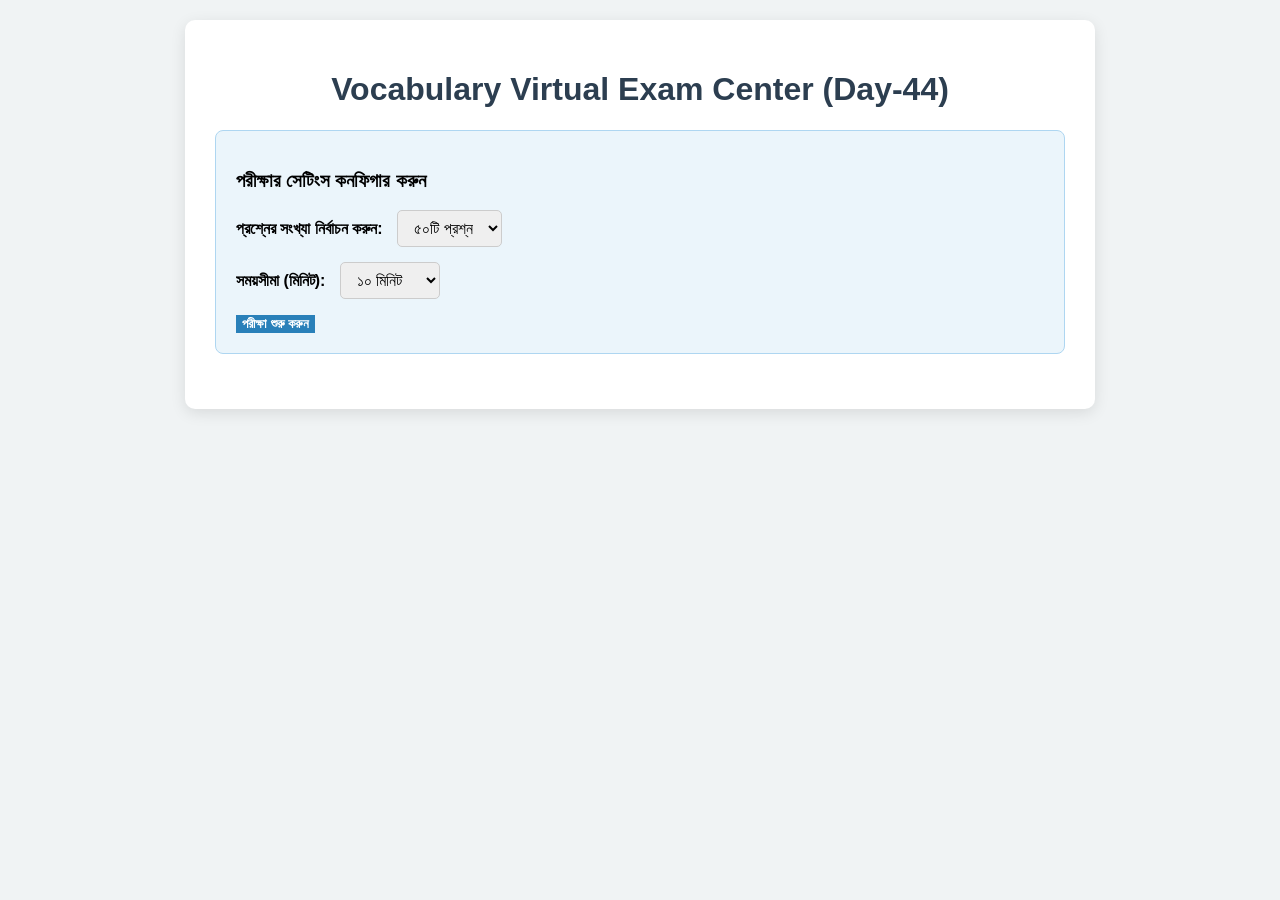
<file: quizzes/day44.htm>
<!DOCTYPE html>
<html lang="bn">
<head>
    <meta charset="UTF-8">
    <meta name="viewport" content="width=device-width, initial-scale=1.0">
    <title>Advanced Vocabulary MCQ Exam Center (Day-44)</title>
    <style>
        body {
            font-family: 'SolaimanLipi', Arial, sans-serif;
            background-color: #f0f3f4;
            margin: 0;
            padding: 20px;
        }
        .container {
            max-width: 850px;
            background: #ffffff;
            margin: 0 auto;
            padding: 30px;
            border-radius: 10px;
            box-shadow: 0 4px 15px rgba(0,0,0,0.1);
        }
        h1, h2 { text-align: center; color: #2c3e50; }
        .setup-panel {
            background: #ebf5fb;
            padding: 20px;
            border-radius: 8px;
            margin-bottom: 25px;
            border: 1px solid #aed6f1;
        }
        .setup-group {
            margin-bottom: 15px;
        }
        .setup-group label {
            font-weight: bold;
            margin-right: 10px;
        }
        .setup-group select, .setup-group button {
            padding: 8px 12px;
            font-size: 16px;
            border-radius: 5px;
            border: 1px solid #ccc;
        }
        .start-btn {
            background-color: #2980b9;
            color: white;
            border: none;
            cursor: pointer;
            font-weight: bold;
        }
        .start-btn:hover { background-color: #1f618d; }
        
        #exam-body { display: none; }
        .timer-box {
            font-size: 18px;
            font-weight: bold;
            color: #c0392b;
            text-align: right;
            margin-bottom: 15px;
        }
        .question-box {
            margin-bottom: 25px;
            padding-bottom: 15px;
            border-bottom: 1px solid #e0e0e0;
        }
        .question-title {
            font-size: 17px;
            font-weight: bold;
            color: #34495e;
            margin-bottom: 10px;
        }
        .options label {
            display: block;
            margin: 6px 0;
            font-size: 15px;
            cursor: pointer;
            color: #555;
        }
        .options input { margin-right: 10px; }
        .submit-btn {
            display: block;
            width: 100%;
            background-color: #27ae60;
            color: white;
            padding: 12px;
            font-size: 18px;
            font-weight: bold;
            border: none;
            border-radius: 5px;
            cursor: pointer;
            text-align: center;
            margin-top: 20px;
        }
        .submit-btn:hover { background-color: #219653; }
        
        /* Result Section */
        #result-section {
            display: none;
            margin-top: 30px;
            padding: 20px;
            background: #e8f8f5;
            border: 2px solid #27ae60;
            border-radius: 8px;
        }
        .score-card {
            font-size: 18px;
            font-weight: bold;
            text-align: center;
            color: #2c3e50;
            margin-bottom: 20px;
        }
        .explanation {
            font-size: 14px;
            color: #900C3F;
            margin-top: 8px;
            display: none;
            background: #fadbd8;
            padding: 8px;
            border-radius: 4px;
            border-left: 4px solid #c0392b;
        }
        .examiner-box {
            margin-top: 30px;
            padding: 15px;
            background: #fcf3cf;
            border: 1px dashed #f39c12;
            border-radius: 5px;
        }
    </style>
</head>
<body>

<div class="container">
    <h1>Vocabulary Virtual Exam Center (Day-44)</h1>
    
    <!-- Setup Panel for User Configuration -->
    <div class="setup-panel" id="setupPanel">
        <h3>পরীক্ষার সেটিংস কনফিগার করুন</h3>
        <div class="setup-group">
            <label for="qCount">প্রশ্নের সংখ্যা নির্বাচন করুন:</label>
            <select id="qCount">
                <option value="10">১০টি প্রশ্ন</option>
                <option value="20">২০টি প্রশ্ন</option>
                <option value="30">৩০টি প্রশ্ন</option>
                <option value="50" selected>৫০টি প্রশ্ন</option>
            </select>
        </div>
        <div class="setup-group">
            <label for="timeLimit">সময়সীমা (মিনিট):</label>
            <select id="timeLimit">
		<option value="180">No limit</option>

                <option value="1">১ মিনিট</option>
                <option value="5">৫ মিনিট</option>
                <option value="10" selected>১০ মিনিট</option>
                <option value="15">১৫ মিনিট</option>
            </select>
        </div>
        <button class="start-btn" onclick="startExam()">পরীক্ষা শুরু করুন</button>
    </div>

    <!-- Exam Body -->
    <div id="exam-body">
        <div class="timer-box" id="timerDisplay">সময় বাকি: <span id="time">10:00</span></div>
        <form id="quizForm">
            <div id="questionsContainer"></div>
            <button type="button" class="submit-btn" onclick="submitQuiz()">উত্তর জমা দিন (Submit Test)</button>
        </form>
    </div>

    <!-- Result Section -->
    <div id="result-section">
        <h2>মূল্যায়ন ও ফলাফল প্রতিবেদন (Result Dashboard)</h2>
        <div class="score-card" id="scoreCard"></div>
        
        <div class="examiner-box">
            <h3>Examiner & Examinee Combined Summary Panel</h3>
            <p id="examinerSummary"></p>
        </div>
    </div>
</div>

<script>
    // Master Question Bank (50 Questions covering Meanings, Fill in the gaps, Synonyms, Antonyms)
    const allQuestions = [
        { q: "১. What is the meaning of 'Inadvertent'?", opts: ["ক) ইচ্ছাকৃত", "খ) অনিচ্ছাকৃত", "গ) সচেতন", "ঘ) পরিকল্পিত"], ans: "খ", exp: "Inadvertent অর্থ অনিচ্ছাকৃত বা যা পরিকল্পনা ছাড়া ঘটে।" },
        { q: "২. What is the synonym of 'Intentional'?", opts: ["ক) Accidental", "খ) Deliberate, Willful", "গ) Unplanned", "ঘ) Unforeseen"], ans: "খ", exp: "Intentional এর সমার্থক শব্দ Deliberate বা Willful।" },
        { q: "৩. Fill in the gaps: 'It was an ____ discovery.' (Accidental)", opts: ["ক) intentional", "খ) accidental", "গ) planned", "ঘ) deliberate"], ans: "খ", exp: "পিডিএফ অনুযায়ী এটি একটি accidental (আকস্মিক) আবিষ্কার ছিল।" },
        { q: "৪. What is the antonym of 'Accidental'?", opts: ["ক) Unplanned", "খ) Unforeseen", "গ) Intended, Planned", "ঘ) Random"], ans: "গ", exp: "Accidental (দুর্ঘটনাজনিত)-এর বিপরীত হলো Intended বা Planned।" },
        { q: "৫. 'Gratifying' শব্দের বাংলা অর্থ কোনটি?", opts: ["ক) হতাশাজনক", "খ) তৃপ্তিদায়ক, সন্তোষজনক", "গ) বিরক্তিকর", "ঘ) ক্ষতিকর"], ans: "খ", exp: "Gratifying অর্থ তৃপ্তিদায়ক বা সন্তোষজনক।" },
        { q: "৬. What is the synonym of 'Gracious'?", opts: ["ক) Rude", "খ) Unkind", "গ) Courteous, Kind", "ঘ) Cruel"], ans: "গ", exp: "Gracious মানে ভদ্র ও দয়ালু (Courteous, Kind)।" },
        { q: "৭. 'Splendid' শব্দের সমার্থক শব্দ কোনটি?", opts: ["কম) Mediocre", "খ) Magnificent, Superb", "গ) Inferior", "ঘ) Poor"], ans: "খ", exp: "Splendid-এর সমার্থক Magnificent বা Superb।" },
        { q: "৮. What is the antonym of 'Disgraceful'?", opts: ["ক) Shameful", "খ) Dishonorable", "গ) Honorable, Respectable", "ঘ) Bad"], ans: "গ", exp: "Disgraceful (ল লজ্জাজনক)-এর বিপরীত হলো সম্মানজনক (Honorable)।" },
        { q: "৯. 'Conceal' শব্দের অর্থ কী?", opts: ["ক) প্রকাশ করা", "খ) গোপন করা, লুকানো", "গ) উন্মোচন করা", "ঘ) দেখানো"], ans: "খ", exp: "Conceal অর্থ গোপন করা বা লুকানো।" },
        { q: "১০. What is the antonym of 'Conciliate'?", opts: ["কম) Reconcile", "খ) Pacify", "গ) Antagonize, Alienate", "ঘ) Calm"], ans: "গ", exp: "Conciliate (শান্ত করা)-এর বিপরীত হলো Antagonize বা বিরোধ সৃষ্টি করা।" },
        { q: "১১. 'Benevolent' শব্দের বাংলা অর্থ কী?", opts: ["ক) নিষ্ঠুর", "খ) হিতৈষী, দয়ালু", "গ) স্বার্থপর", "ঘ) অহংকারী"], ans: "খ", exp: "Benevolent মানে হিতৈষী বা দয়ালু।" },
        { q: "১২. What is the synonym of 'Curious'?", opts: ["ক) Indifferent", "খ) Apathetic", "গ) Inquisitive, Inquiring", "ঘ) Uninterested"], ans: "গ", exp: "Curious অর্থ কৌতূহলী বা অনুসন্ধানী (Inquisitive)।" },
        { q: "১৩. 'Flashy' শব্দের বিপরীত শব্দ (Antonym) কোনটি?", opts: ["ক) Ostentatious", "খ) Gaudy", "গ) Modest, Simple", "ঘ) Bright"], ans: "গ", exp: "Flashy (চটকদার)-এর বিপরীত হলো বিনম্র ও সাধারণ (Modest, Simple)।" },
        { q: "১৪. What is the meaning of 'Velocity'?", opts: ["ক) গতি বা বেগ", "খ) স্থবিরতা", "গ) বিলম্ব", "ঘ) ধীরগতি"], ans: "কম", exp: "Velocity হলো নির্দিষ্ট দিকে কোনো কিছুর গতি বা বেগ।" },
        { q: "১৫. 'Doctrine' শব্দের বাংলা অর্থ কী?", opts: ["ক) ধর্মভ্রষ্টতা", "খ) মতবাদ, নীতি", "গ) অবিশ্বাস", "ঘ) সংশয়"], ans: "খ", exp: "Doctrine অর্থ দলীয় বা প্রাতিষ্ঠানিক মতবাদ ও নীতি।" },
        { q: "১৬. What is the synonym of 'Expound'?", opts: ["ক) Confuse", "খ) Obscure", "গ) Explain, Elucidate", "ঘ) Hide"], ans: "গ", exp: "Expound অর্থ বিশদভাবে ব্যাখ্যা করা বা পরিষ্কার করা।" },
        { q: "১৭. 'Confound' শব্দের অর্থ কী?", opts: ["ক) পরিষ্কার করা", "খ) বিভ্রান্ত করা, হতবুদ্ধি করা", "গ) ব্যাখ্যা করা", "ঘ) সমাধান করা"], ans: "খ", exp: "Confound অর্থ কাউকে বিভ্রান্ত বা হতবুদ্ধি করা।" },
        { q: "১৮. What is the antonym of 'Perplex'?", opts: ["ক) Puzzle", "খ) Bewilder", "গ) Enlighten, Clarify", "ঘ) Confuse"], ans: "গ", exp: "Perplex (হতভম্ব করা)-এর বিপরীত হলো আলোপাত করা বা স্পষ্ট করা (Enlighten, Clarify)।" },
        { q: "১৯. 'Multiple' শব্দের সমার্থক শব্দ কোনটি?", opts: ["ক) Single", "খ) Simple", "গ) Numerous, Manifold", "ঘ) Alone"], ans: "গ", exp: "Multiple অর্থ বহুবিধ বা একাধিক (Numerous, Manifold)।" },
        { q: "২০. What is the meaning of 'Composite'?", opts: ["ক) বিশুদ্ধ", "খ) যৌগিক, মিশ্র", "গ) একক", "ঘ) সাধারণ"], ans: "খ", exp: "Composite অর্থ একাধিক উপাদান মিলিয়ে গঠিত যৌগিক বা মিশ্র বস্তু।" },
        { q: "২১. 'Barter' শব্দের বাংলা অর্থ কী?", opts: ["ক) ক্রয় করা", "খ) পণ্য বিনিময়", "গ) নগদ বিক্রি", "ঘ) উপহার দেওয়া"], ans: "খ", exp: "Barter হলো মুদ্রা ব্যবহার না করে পণ্য বা সেবা বিনিময় করা।" },
        { q: "২২. What is the synonym of 'Transient'?", opts: ["ক) Permanent", "খ) Lasting", "গ) Temporary, Fleeting", "ঘ) Eternal"], ans: "গ", exp: "Transient অর্থ অস্থায়ী বা ক্ষণস্থায়ী (Temporary, Fleeting)।" },
        { q: "২৩. 'Relevant' শব্দের বিপরীত শব্দ কোনটি?", opts: ["ক) Pertinent", "খ) Applicable", "গ) Irrelevant, Immaterial", "ঘ) Suitable"], ans: "গ", exp: "Relevant (প্রাসঙ্গিক)-এর বিপরীত হলো Irrelevant (অপ্রাসঙ্গিক)।" },
        { q: "২৪. What is the meaning of 'Enlarge'?", opts: ["ক) ছোট করা", "খ) দীর্ঘায়িত করা, বড় করা", "গ) কমানো", "ঘ) সংকুচিত করা"], ans: "খ", exp: "Enlarge অর্থ কোনো কিছু বড় বা প্রশস্ত করা।" },
        { q: "২৫. Fill in the gaps: 'The sweater ____ after washing.' (Shrink)", opts: ["ক) expanded", "খ) enlarged", "গ) shrank", "ঘ) grew"], ans: "গ", exp: "পিডিএফ অনুযায়ী ধোয়ার পর সোয়েটার সংকুচিত বা ছোট হয়ে যায় (shrank)।" },
        { q: "২৬. 'Slip' শব্দের অর্থ নিচের কোনটি?", opts: ["ক) শক্ত করে ধরা", "খ) পিছলে পড়া / কথার ভুল", "গ) আক্রমণ করা", "ঘ) জয় করা"], ans: "খ", exp: "Slip অর্থ পিছলে পড়া বা অনিচ্ছাকৃতভাবে পিছলে যাওয়া।" },
        { q: "২৭. What is the synonym of 'Pact'?", opts: ["কম) Disagreement", "খ) Conflict", "গ) Agreement, Treaty", "ঘ) Dispute"], ans: "গ", exp: "Pact মানে চুক্তি বা সমঝোতা (Agreement, Treaty)।" },
        { q: "২৮. 'Expand' শব্দের অর্থ কী?", opts: ["ক) সংকুচিত করা", "খ) বিস্তৃত করা, প্রসারিত করা", "গ) কমানো", "ঘ) বন্ধ করা"], ans: "খ", exp: "Expand অর্থ বড় বা প্রসারিত করা।" },
        { q: "২৯. What is the meaning of 'Repercussion'?", opts: ["কম) প্রতিক্রিয়া, পরিণতি", "খ) কারণ", "গ) উৎস", "ঘ) পূর্বসূরী"], ans: "কম", exp: "Repercussion হলো কোনো কাজের অনিচ্ছাকৃত প্রতিক্রিয়া বা পরিণতি।" },
        { q: "৩০. 'Aftermath' শব্দের বাংলা অর্থ কী?", opts: ["ক) পূর্ববর্তী ঘটনা", "খ) পরিণাম/ফলাফল, পরবর্তী অবস্থা", "গ) কারণ", "ঘ) সূচনা"], ans: "খ", exp: "Aftermath অর্থ কোনো অপকারী ঘটনার পরবর্তী পরিণতি বা ফলাফল।" },
        { q: "৩১. What is the synonym of 'Influence'?", opts: ["ক) Insignificance", "খ) Ineffectiveness", "গ) Impact, Effect", "ঘ) Weakness"], ans: "গ", exp: "Influence অর্থ প্রভাব বা কার্যকারিতা (Impact, Effect)।" },
        { q: "৩২. 'Inadvertent' শব্দের সমার্থক শব্দ কোনটি?", opts: ["ক) Intentional", "খ) Deliberate", "গ) Unintentional, Unplanned", "ঘ) Willful"], ans: "গ", exp: "Inadvertent-এর সমার্থক Unintentional বা Unplanned।" },
        { q: "৩৩. What is the antonym of 'Benevolent'?", opts: ["ক) Kindhearted", "খ) Compassionate", "গ) Malevolent, Cruel", "ঘ) Friendly"], ans: "গ", exp: "Benevolent (দয়ালু)-এর বিপরীত হলো Malevolent বা ক্রুর।" },
        { q: "৩৪. 'Flashy' শব্দের সমার্থক শব্দ কোনটি?", opts: ["ক) Modest", "খ) Simple", "গ) Ostentatious, Gaudy", "ঘ) Plain"], ans: "গ", exp: "Flashy অর্থ লোক দেখানো বা চটকদার (Ostentatious, Gaudy)।" },
        { q: "৩৫. What is the antonym of 'Transient'?", opts: ["ক) Temporary", "খ) Fleeting", "গ) Permanent, Lasting", "ঘ) Brief"], ans: "গ", exp: "Transient (ক্ষণস্থায়ী)-এর বিপরীত হলো স্থায়ী বা চিরস্থায়ী (Permanent, Lasting)।" },
        { q: "৩৬. 'Conceal' শব্দের বিপরীত শব্দ কী?", opts: ["ক) Hide", "খ) Obscure", "গ) Reveal, Disclose", "ঘ) Cover"], ans: "গ", exp: "Conceal (লুকানো)-এর বিপরীত হলো Reveal বা প্রকাশ করা।" },
        { q: "৩৭. What is the synonym of 'Velocity'?", opts: ["ক) Slowness", "খ) Delay", "গ) Speed, Rapidity", "ঘ) Pause"], ans: "গ", exp: "Velocity-এর সমার্থক Speed বা Rapidity।" },
        { q: "৩৮. 'Expound' শব্দের বিপরীত শব্দ কোনটি?", opts: ["ক) Explain", "খ) Elucidate", "গ) Confuse, Obscure", "ঘ) Clarify"], ans: "গ", exp: "Expound (ব্যাখ্যা করা)-এর বিপরীত হলো Confuse বা বিভ্রান্ত করা।" },
        { q: "৩৯. What is the meaning of 'Composite' antonym?", opts: ["ক) Compound", "খ) Combined", "গ) Simple, Pure", "ঘ) Mixed"], ans: "গ", exp: "Composite (যৌগিক)-এর বিপরীত হলো সাধারণ বা বিশুদ্ধ (Simple, Pure)।" },
        { q: "৪০. 'Barter' শব্দের সমার্থক শব্দ কোনটি?", opts: ["ক) Buy", "খ) Purchase", "গ) Trade, Exchange", "ঘ) Sell"], ans: "গ", exp: "Barter-এর সমার্থক Trade বা Exchange।" },
        { q: "৪১. What is the antonym of 'Relevant'?", opts: ["ক) Pertinent", "খ) Applicable", "গ) Irrelevant, Immaterial", "ঘ) Suited"], ans: "গ", exp: "Relevant-এর বিপরীত হলো Irrelevant।" },
        { q: "৪২. 'Splendid' শব্দের বিপরীত শব্দ কোনটি?", opts: ["ক) Magnificent", "খ) Superb", "গ) Mediocre, Inferior", "ঘ) Brilliant"], ans: "গ", exp: "Splendid-এর বিপরীত সাধারণ বা নিম্নমানের (Mediocre, Inferior)।" },
        { q: "৪৩. What is the synonym of 'Aftermath'?", opts: ["ক) Cause", "খ) Precursor", "গ) Outcome, Result", "ঘ) Origin"], ans: "গ", exp: "Aftermath-এর সমার্থক Outcome বা Result।" },
        { q: "৪৪. 'Gracious' শব্দের বিপরীত শব্দ কী?", opts: ["ক) Courteous", "খ) Kind", "গ) Rude, Unkind", "ঘ) Polite"], ans: "গ", exp: "Gracious-এর বিপরীত হলো Rude বা Unkind।" },
        { q: "৪৫. What is the antonym of 'Influence'?", opts: ["ক) Impact", "খ) Effect", "গ) Insignificance, Ineffectiveness", "ঘ) Power"], ans: "গ", exp: "Influence-এর বিপরীত গুরুত্বহীনতা বা কার্যহীনতা।" },
        { q: "৪৬. Fill in the gaps: 'The two leaders signed a peace ____.' (Pact)", opts: ["কম) conflict", "খ) pact", "গ) disagreement", "ঘ) fight"], ans: "খ", exp: "দুই নেতা একটি শান্তি চুক্তি (peace pact) স্বাক্ষর করেন।" },
        { q: "৪৭. What is the synonym of 'Confound'?", opts: ["ক) Clarify", "খ) Explain", "গ) Baffle, Perplex", "ঘ) Clear"], ans: "গ", exp: "Confound-এর সমার্থক Baffle বা Perplex।" },
        { q: "৪৮. 'Multiple' শব্দের বিপরীত শব্দ কোনটি?", opts: ["ক) Numerous", "খ) Manifold", "গ) Single, Simple", "ঘ) Various"], ans: "গ", exp: "Multiple (বহুবিধ)-এর বিপরীত হলো একক বা সহজ (Single, Simple)।" },
        { q: "৪৯. What is the antonym of 'Enlarge'?", opts: ["ক) Expand", "খ) Amplify", "গ) Shrink, Reduce", "ঘ) Grow"], ans: "গ", exp: "Enlarge (বড় করা)-এর বিপরীত হলো Shrink বা Reduce (সংকুচিত করা)।" },
        { q: "৫০. 'Curious' শব্দের বিপরীত শব্দ কোনটি?", opts: ["ক) Inquisitive", "খ) Inquiring", "গ) Indifferent, Apathetic", "ঘ) Eager"], ans: "গ", exp: "Curious (কৌতূহলী)-এর বিপরীত হলো উদাসীন বা নিরুৎসাহী (Indifferent, Apathetic)।" }
    ];

    let timerInterval;
    let timeLeft = 600; // default 10 mins

    function startExam() {
        let qLimit = parseInt(document.getElementById('qCount').value);
        let timeMin = parseInt(document.getElementById('timeLimit').value);
        
        timeLeft = timeMin * 60;
        
        // Hide setup, show exam body
        document.getElementById('setupPanel').style.display = 'none';
        document.getElementById('exam-body').style.display = 'block';

        // Render questions
        let container = document.getElementById('questionsContainer');
        container.innerHTML = '';

        // Shuffle and slice questions based on user selection
        let selectedQuestions = allQuestions.slice(0, qLimit);

        selectedQuestions.forEach((item, index) => {
            let qNum = index + 1;
            let optionsHTML = '';
            
            // Map options letters
            let letters = ['A', 'B', 'C', 'D'];
            item.opts.forEach((optText, optIdx) => {
                let optLetter = letters[optIdx];
                optionsHTML += `<label><input type="radio" name="q${qNum}" value="${optLetter}"> ${optText}</label>`;
            });

            container.innerHTML += `
                <div class="question-box" data-correct="${item.ans === 'ক' ? 'A' : item.ans === 'খ' ? 'B' : item.ans === 'গ' ? 'C' : 'D'}">
                    <div class="question-title">${item.q}</div>
                    <div class="options">${optionsHTML}</div>
                    <div class="explanation"><strong>সঠিক উত্তর ও ব্যাখ্যা:</strong> ${item.exp}</div>
                </div>
            `;
        });

        // Start Timer
        startTimer();
    }

    function startTimer() {
        timerInterval = setInterval(() => {
            let minutes = Math.floor(timeLeft / 60);
            let seconds = timeLeft % 60;
            document.getElementById('time').innerText = `${minutes}:${seconds < 10 ? '0' : ''}${seconds}`;
            
            if (timeLeft <= 0) {
                clearInterval(timerInterval);
                alert('সময় শেষ! আপনার উত্তর স্বয়ংক্রিয়ভাবে জমা হচ্ছে।');
                submitQuiz();
            }
            timeLeft--;
        }, 1000);
    }

    function submitQuiz() {
        clearInterval(timerInterval);
        
        let correctCount = 0;
        let wrongCount = 0;
        let unansweredCount = 0;
        let questionBoxes = document.querySelectorAll('.question-box');
        let totalQ = questionBoxes.length;

        questionBoxes.forEach((box) => {
            let correctAnswer = box.getAttribute('data-correct');
            let selectedOption = box.querySelector('input[type="radio"]:checked');
            let explanationDiv = box.querySelector('.explanation');
            
            // Lock all inputs
            box.querySelectorAll('input').forEach(input => input.disabled = true);
            
            // Show explanation
            explanationDiv.style.display = 'block';

            if (selectedOption) {
                if (selectedOption.value === correctAnswer) {
                    correctCount++;
                    selectedOption.parentElement.style.color = '#27ae60';
                    selectedOption.parentElement.style.fontWeight = 'bold';
                } else {
                    wrongCount++;
                    selectedOption.parentElement.style.color = '#c0392b';
                    selectedOption.parentElement.style.fontWeight = 'bold';
                }
            } else {
                unansweredCount++;
            }
        });

        // Hide submit button
        document.querySelector('.submit-btn').style.display = 'none';

        // Show result section
        let resultSection = document.getElementById('result-section');
        resultSection.style.display = 'block';

        let percentage = ((correctCount / totalQ) * 100).toFixed(2);

        // Display Score
        document.getElementById('scoreCard').innerHTML = `
            মোট প্রশ্ন: ${totalQ} | 
            সঠিক: <span style="color:#27ae60">${correctCount}</span> | 
            ভুল: <span style="color:#c0392b">${wrongCount}</span> | 
            উত্তরহীন: ${unansweredCount} <br>
            প্রাপ্ত নম্বর (Marks): ${correctCount} / ${totalQ} (${percentage}%)
        `;

        // Examiner & Examinee Summary
        document.getElementById('examinerSummary').innerHTML = `
            <strong>পরীক্ষার্থী মূল্যায়ন:</strong> পরীক্ষা সফলভাবে সম্পন্ন হয়েছে।<br>
            <strong>পারফরম্যান্স গ্রেড:</strong> ${percentage >= 80 ? 'অত্যন্ত চমৎকার (A+)' : percentage >= 50 ? 'সন্তোষজনক (B)' : 'আরও অধ্যবসায় প্রয়োজন (C)'}。<br>
            * পরীক্ষার্থী প্রতিটি ভুল উত্তরের নিচে লাল হাইলাইট করা বক্স থেকে সঠিক ব্যাখ্যা দেখে নিতে পারছেন।
        `;

        resultSection.scrollIntoView({ behavior: 'smooth' });
    }
</script>

</body>
</html>
</file>
<file: css/style.css>
body {
  margin: 0;
  min-height: 100vh;
  font-family: Arial, sans-serif;
  background: #101a35;
  color: #ffffff;
}
transform: translateY(var(--parallax-offset, 0px));
/* Parallax background */
body::before {
  content: "";
  position: fixed;
  inset: -30px 0;
  z-index: -2;
  background-image: url("images/eudaimonia-bg.jpg");
  background-size: cover;
  background-position: center center;
  background-repeat: no-repeat;
  transform: translateZ(0);
}

/* Dark overlay for readable text */
body::after {
  content: "";
  position: fixed;
  inset: 0;
  z-index: -1;
  background: linear-gradient(
    135deg,
    rgba(8, 20, 45, 0.48),
    rgba(10, 25, 50, 0.18)
  );
  pointer-events: none;
}

/* Home content */
.home-container {
  position: relative;
  z-index: 1;
  min-height: 100vh;
  display: flex;
  flex-direction: column;
  justify-content: center;
  align-items: center;
  text-align: center;
  padding: 30px 20px;
  box-sizing: border-box;
}

/* Keep the content above the background */
.home-container h1,
.home-description,
.home-buttons,
.home-footer {
  position: relative;
  z-index: 1;
}

/* Mobile support */
@media (max-width: 600px) {
  body::before {
    background-position: center center;
  }
}
</file>
